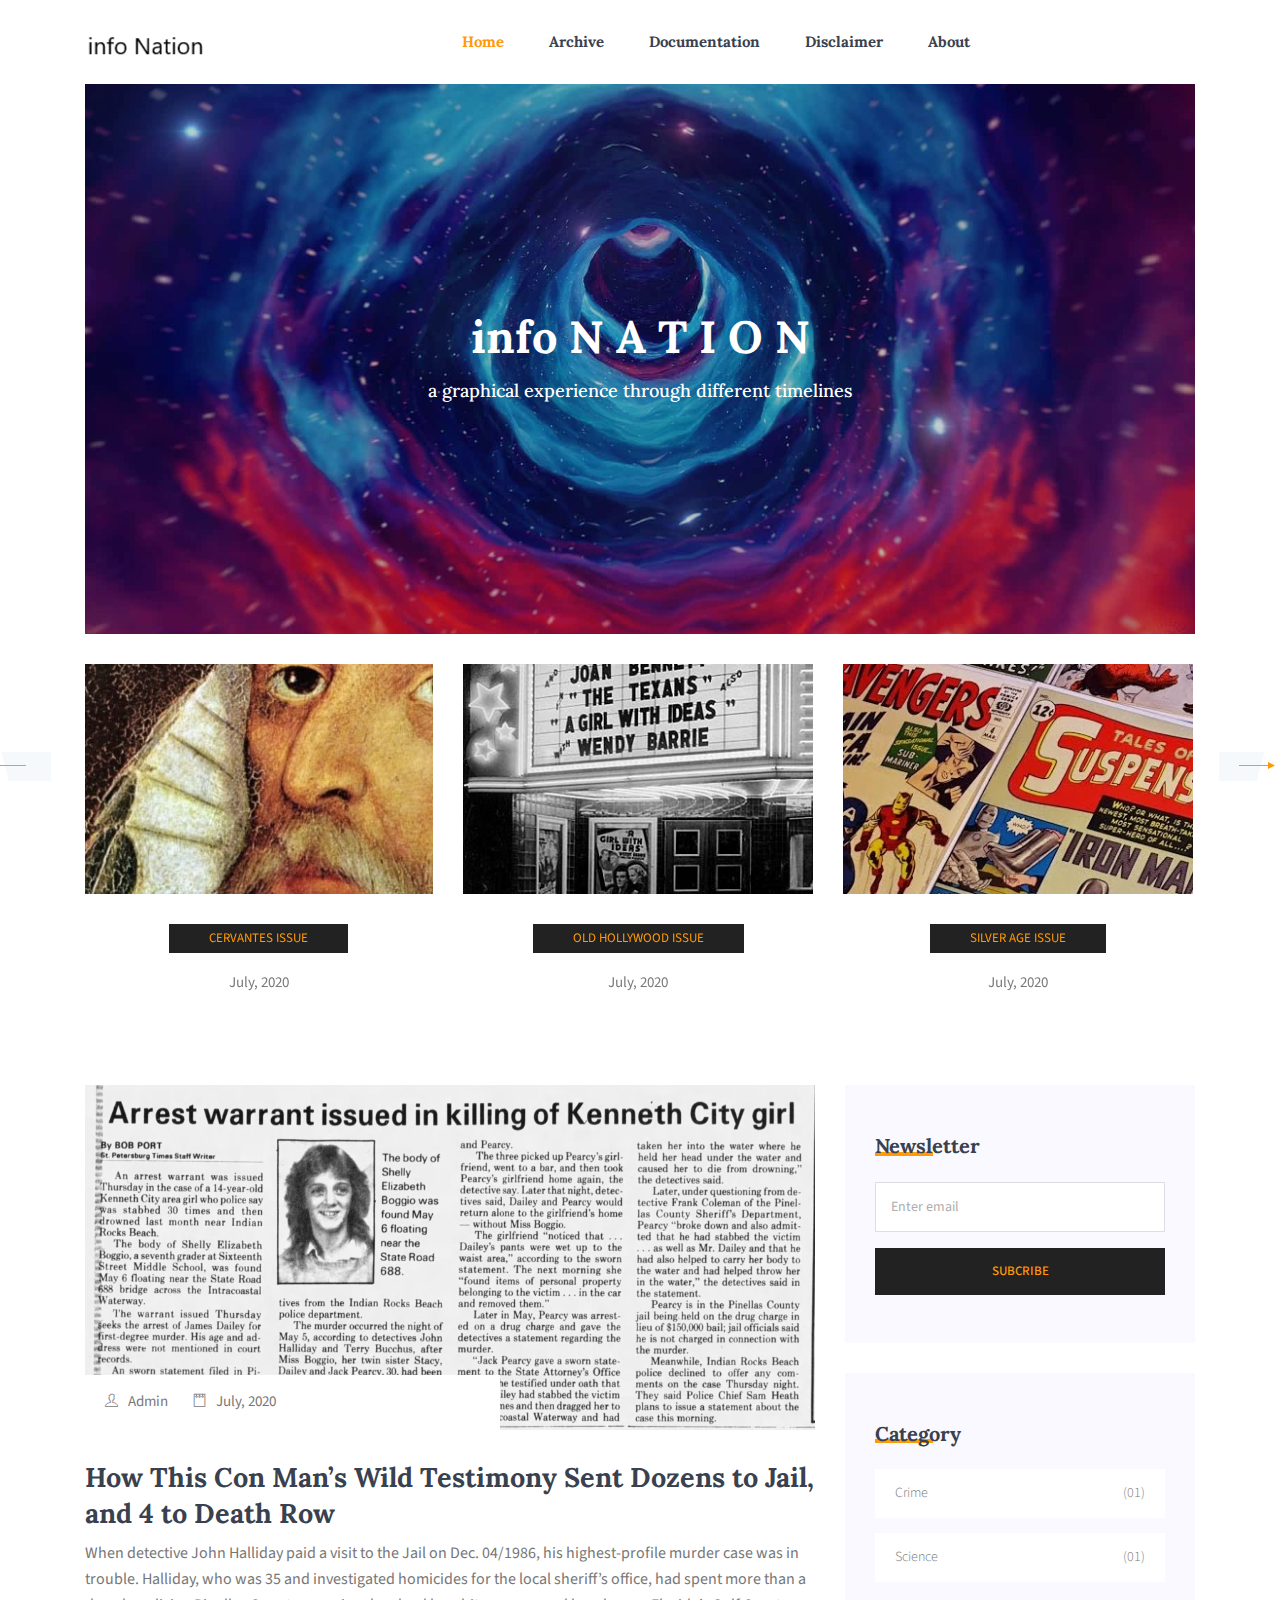
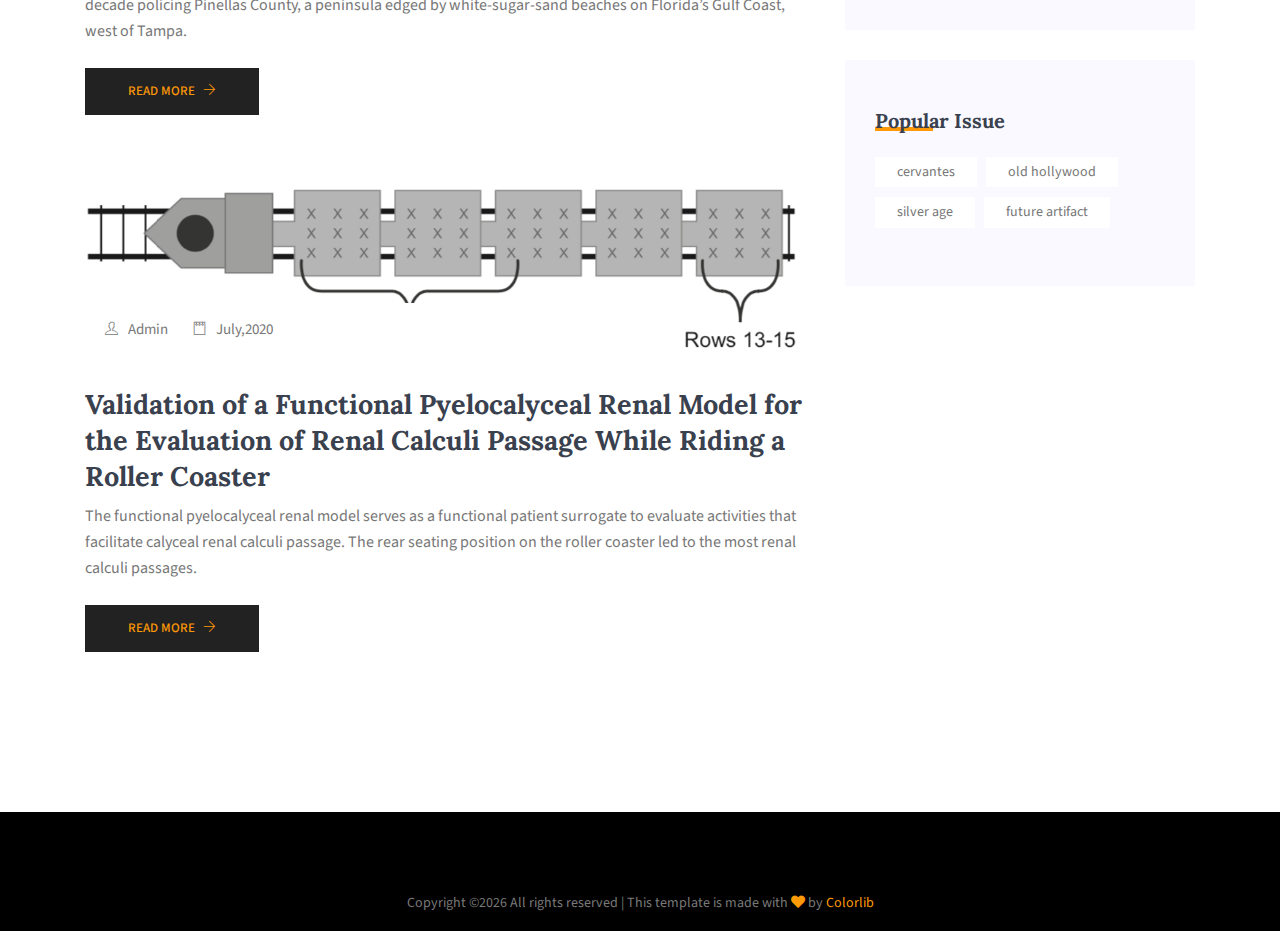
<file: index.html>
<!DOCTYPE html>
<html lang="en">
<head>
  <meta charset="UTF-8">
  <meta name="viewport" content="width=device-width, initial-scale=1.0">
  <meta http-equiv="X-UA-Compatible" content="ie=edge">
  <title>info Nation - Home</title>
	<link rel="icon" href="img/Fevicon.png" type="image/png">

  <link rel="stylesheet" href="vendors/bootstrap/bootstrap.min.css">
  <link rel="stylesheet" href="vendors/fontawesome/css/all.min.css">
  <link rel="stylesheet" href="vendors/themify-icons/themify-icons.css">
  <link rel="stylesheet" href="vendors/linericon/style.css">
  <link rel="stylesheet" href="vendors/owl-carousel/owl.theme.default.min.css">
  <link rel="stylesheet" href="vendors/owl-carousel/owl.carousel.min.css">

  <link rel="stylesheet" href="css/style.css">
</head>
<body>
  <!--================Header Menu Area =================-->
  <header class="header_area">
    <div class="main_menu">
      <nav class="navbar navbar-expand-lg navbar-light">
        <div class="container box_1620">
          <!-- Brand and toggle get grouped for better mobile display -->
          <a class="navbar-brand logo_h" href="index.html"><img src="img/logo1.png" alt=""></a>
          <button class="navbar-toggler" type="button" data-toggle="collapse" data-target="#navbarSupportedContent" aria-controls="navbarSupportedContent" aria-expanded="false" aria-label="Toggle navigation">
            <span class="icon-bar"></span>
            <span class="icon-bar"></span>
            <span class="icon-bar"></span>
          </button>
          <!-- Collect the nav links, forms, and other content for toggling -->
          <div class="collapse navbar-collapse offset" id="navbarSupportedContent">
            <ul class="nav navbar-nav menu_nav justify-content-center">
              <li class="nav-item active"><a class="nav-link" href="index.html">Home</a></li> 
              <li class="nav-item"><a class="nav-link" href="extraction.html">Archive</a></li> 
              <li class="nav-item"><a class="nav-link" href="category.html">Documentation</a></li>
                <li class="nav-item"><a class="nav-link" href="blog-details.html">Disclaimer</a>
              <li class="nav-item"><a class="nav-link" href="contact.html">About</a></li>
            </ul>
          </div> 
        </div>
      </nav>
    </div>
  </header>
  <!--================Header Menu Area =================-->
  
  <main class="site-main">
    <!--================Hero Banner start =================-->  
    <section class="mb-30px">
      <div class="container">
        <div class="hero-banner">
          <div class="hero-banner__content">
            <h1>info N A T I O N</h1>
            <h4>a graphical experience through different timelines</h4>
          </div>
        </div>
      </div>
    </section>
    <!--================Hero Banner end =================-->  

    <!--================ Blog slider start =================-->  
    <section>
      <div class="container">
        <div class="owl-carousel owl-theme blog-slider">
          <div class="card blog__slide text-center">
            <div class="blog__slide__img">
              <img class="card-img rounded-0" src="img/cerv.jpg" alt="">
            </div>
            <div class="blog__slide__content">
              <a class="blog__slide__label" href="blog-cerv.html">Cervantes Issue</a>
              <p>July, 2020</p>
            </div>
          </div>
          <div class="card blog__slide text-center">
            <div class="blog__slide__img">
              <img class="card-img rounded-0" src="img/cin.jpg" alt="">
            </div>
            <div class="blog__slide__content">
              <a class="blog__slide__label" href="blog-old.html">Old Hollywood Issue</a>
              <p>July, 2020</p>
            </div>
          </div>
          <div class="card blog__slide text-center">
            <div class="blog__slide__img">
              <img class="card-img rounded-0" src="img/ir.jpg" alt="">
            </div>
            <div class="blog__slide__content">
              <a class="blog__slide__label" href="blog-silver.html">Silver Age Issue</a>
              <p>July, 2020</p>
            </div>
          </div>
          <div class="card blog__slide text-center">
            <div class="blog__slide__img">
              <img class="card-img rounded-0" src="img/robot1.jpg" alt="">
            </div>
            <div class="blog__slide__content">
		    <a class="blog__slide__label" href="blog-future.html">FUTURE ARTIFACT ISSUE</a>
              <p>July, 2020</p>
            </div>
          </div>
        </div>
      </div>
    </section>
    <!--================ Blog slider end =================-->  

    <!--================ Start Blog Post Area =================-->
    <section class="blog-post-area section-margin mt-4">
      <div class="container">
        <div class="row">
          <div class="col-lg-8">
            <div class="single-recent-blog-post">
              <div class="thumb">
                <img class="img-fluid" src="img/img02.jpg" alt="">
                <ul class="thumb-info">
                  <li><a href="#"><i class="ti-user"></i>Admin</a></li>
                  <li><a href="#"><i class="ti-notepad"></i>July, 2020</a></li>
                </ul>
              </div>
              <div class="details mt-20">
                <a href="blog-single.html">
                  <h3>How This Con Man’s Wild Testimony Sent Dozens to Jail, and 4 to Death Row</h3>
                </a>
                
                <p>When detective John Halliday paid a visit to the Jail on Dec. 04/1986, his highest-profile murder case was in trouble. Halliday, who was 35 and investigated homicides for the local sheriff’s office, had spent more than a decade policing Pinellas County, a peninsula edged by white-sugar-sand beaches on Florida’s Gulf Coast, west of Tampa.</p>
                <a class="button" href="extraction.html">Read More <i class="ti-arrow-right"></i></a>
              </div>
            </div>

            <div class="single-recent-blog-post">
              <div class="thumb">
                <img class="img-fluid" src="img/img3.png" alt="">
                <ul class="thumb-info">
                  <li><a href="#"><i class="ti-user"></i>Admin</a></li>
                  <li><a href="#"><i class="ti-notepad"></i>July,2020</a></li>
                </ul>
              </div>
              <div class="details mt-20">
                <a href="blog-single.html">
                  <h3>Validation of a Functional Pyelocalyceal Renal Model for the Evaluation of Renal Calculi Passage While Riding a Roller Coaster</h3>
                </a>
                
                <p>The functional pyelocalyceal renal model serves as a functional patient surrogate to evaluate activities that facilitate calyceal renal calculi passage. The rear seating position on the roller coaster led to the most renal calculi passages.</p>
                <a class="button" href="extraction.html">Read More <i class="ti-arrow-right"></i></a>
              </div>
            </div>

          </div>

          <!-- Start Blog Post Siddebar -->
          <div class="col-lg-4 sidebar-widgets">
              <div class="widget-wrap">
                <div class="single-sidebar-widget newsletter-widget">
                  <h4 class="single-sidebar-widget__title">Newsletter</h4>
                  <div class="form-group mt-30">
                    <div class="col-autos">
                      <input type="text" class="form-control" id="inlineFormInputGroup" placeholder="Enter email" onfocus="this.placeholder = ''"
                        onblur="this.placeholder = 'Enter email'">
                    </div>
                  </div>
                  <button class="bbtns d-block mt-20 w-100">Subcribe</button>
                </div>


                <div class="single-sidebar-widget post-category-widget">
                  <h4 class="single-sidebar-widget__title">Category</h4>
                  <ul class="cat-list mt-20">
                    <li>
                      <a href="extraction.html" class="d-flex justify-content-between">
                        <p>Crime</p>
                        <p>(01)</p>
                      </a>
                    </li>
                    <li>
                      <a href="extraction.html" class="d-flex justify-content-between">
                        <p>Science</p>
                        <p>(01)</p>
                      </a>
                    </li>
                  </ul>
                </div>

                <div class="single-sidebar-widget tag_cloud_widget">
                    <h4 class="single-sidebar-widget__title">Popular Issue</h4>
                    <ul class="list">
                      <li>
                          <a href="blog-cerv.html">cervantes</a>
                      </li>
                      <li>
                          <a href="blog-old.html">old hollywood</a>
                      </li>
                      <li>
                          <a href="blog-silver.html">silver age</a>
                      </li>
                      <li>
                          <a href="blog-future.html">future artifact</a>
                      </li>
                    </ul>
                  </div>
                </div>
              </div>
            </div>
          <!-- End Blog Post Siddebar -->
        </div>
    </section>
    <!--================ End Blog Post Area =================-->
  </main>

  <!--================ Start Footer Area =================-->
  <footer class="footer-area">

      
      <div class="d-flex justify-content-center align-items-center flex-wrap">
        <p class="footer-text"><!-- Link back to Colorlib can't be removed. Template is licensed under CC BY 3.0. -->
Copyright &copy;<script>document.write(new Date().getFullYear());</script> All rights reserved | This template is made with <i class="fa fa-heart" aria-hidden="true"></i> by <a href="https://colorlib.com" target="_blank">Colorlib</a>
<!-- Link back to Colorlib can't be removed. Template is licensed under CC BY 3.0. --></p>

    </div>
  </footer>
  <!--================ End Footer Area =================-->

  <script src="vendors/jquery/jquery-3.2.1.min.js"></script>
  <script src="vendors/bootstrap/bootstrap.bundle.min.js"></script>
  <script src="vendors/owl-carousel/owl.carousel.min.js"></script>
  <script src="js/jquery.ajaxchimp.min.js"></script>
  <script src="js/mail-script.js"></script>
  <script src="js/main.js"></script>
</body>
</html>
</file>
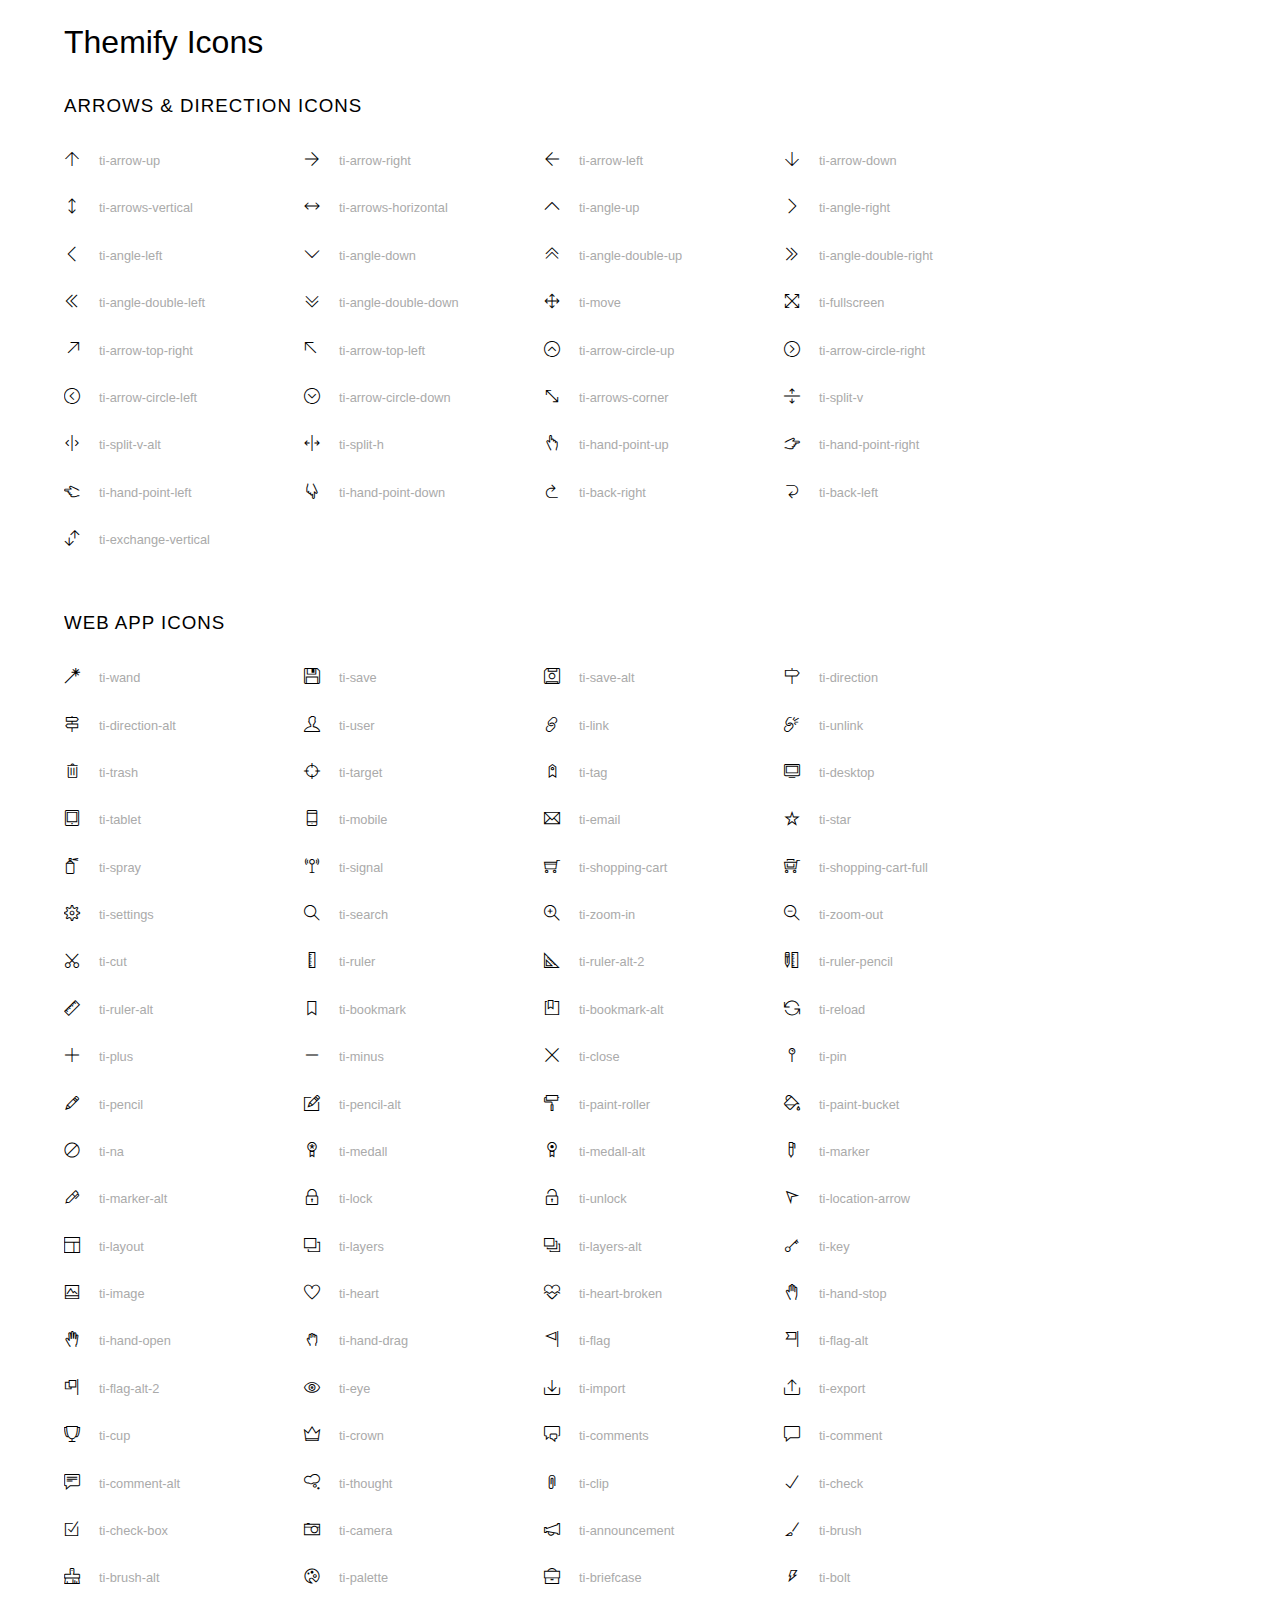
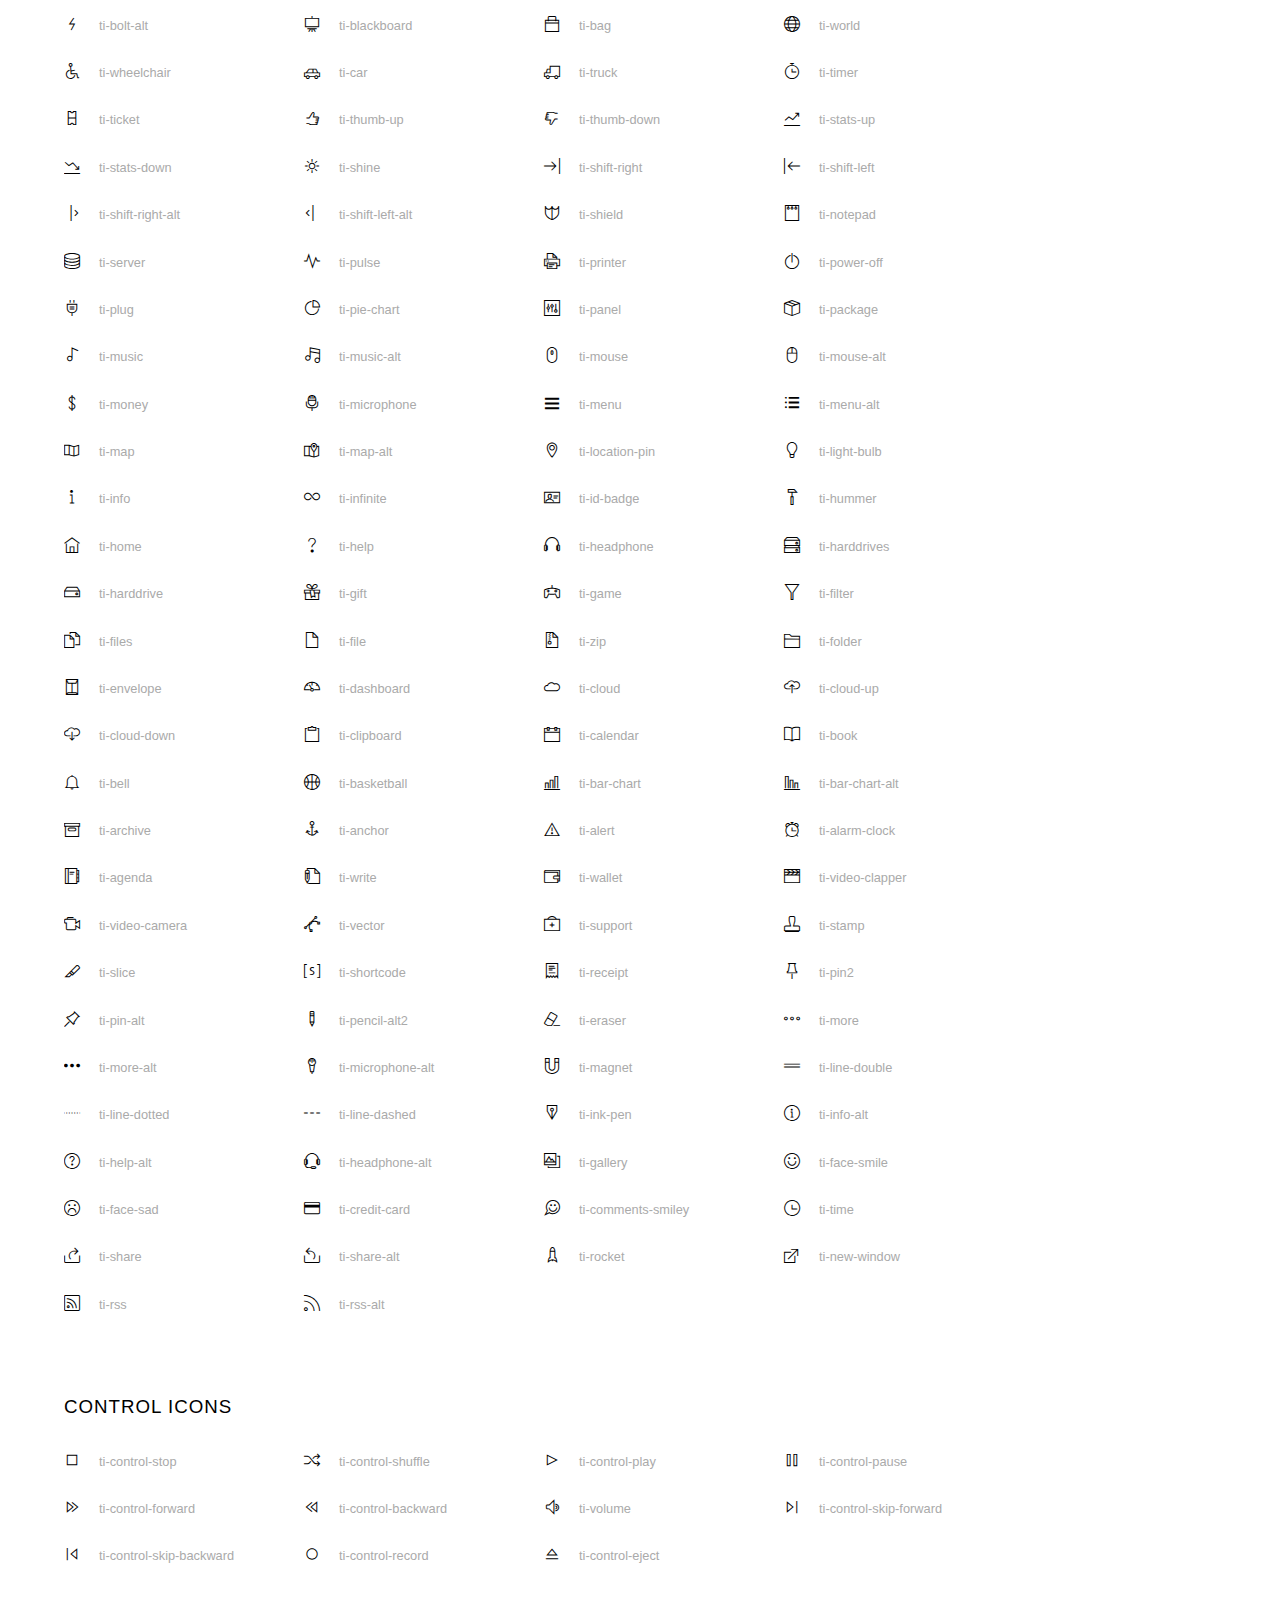
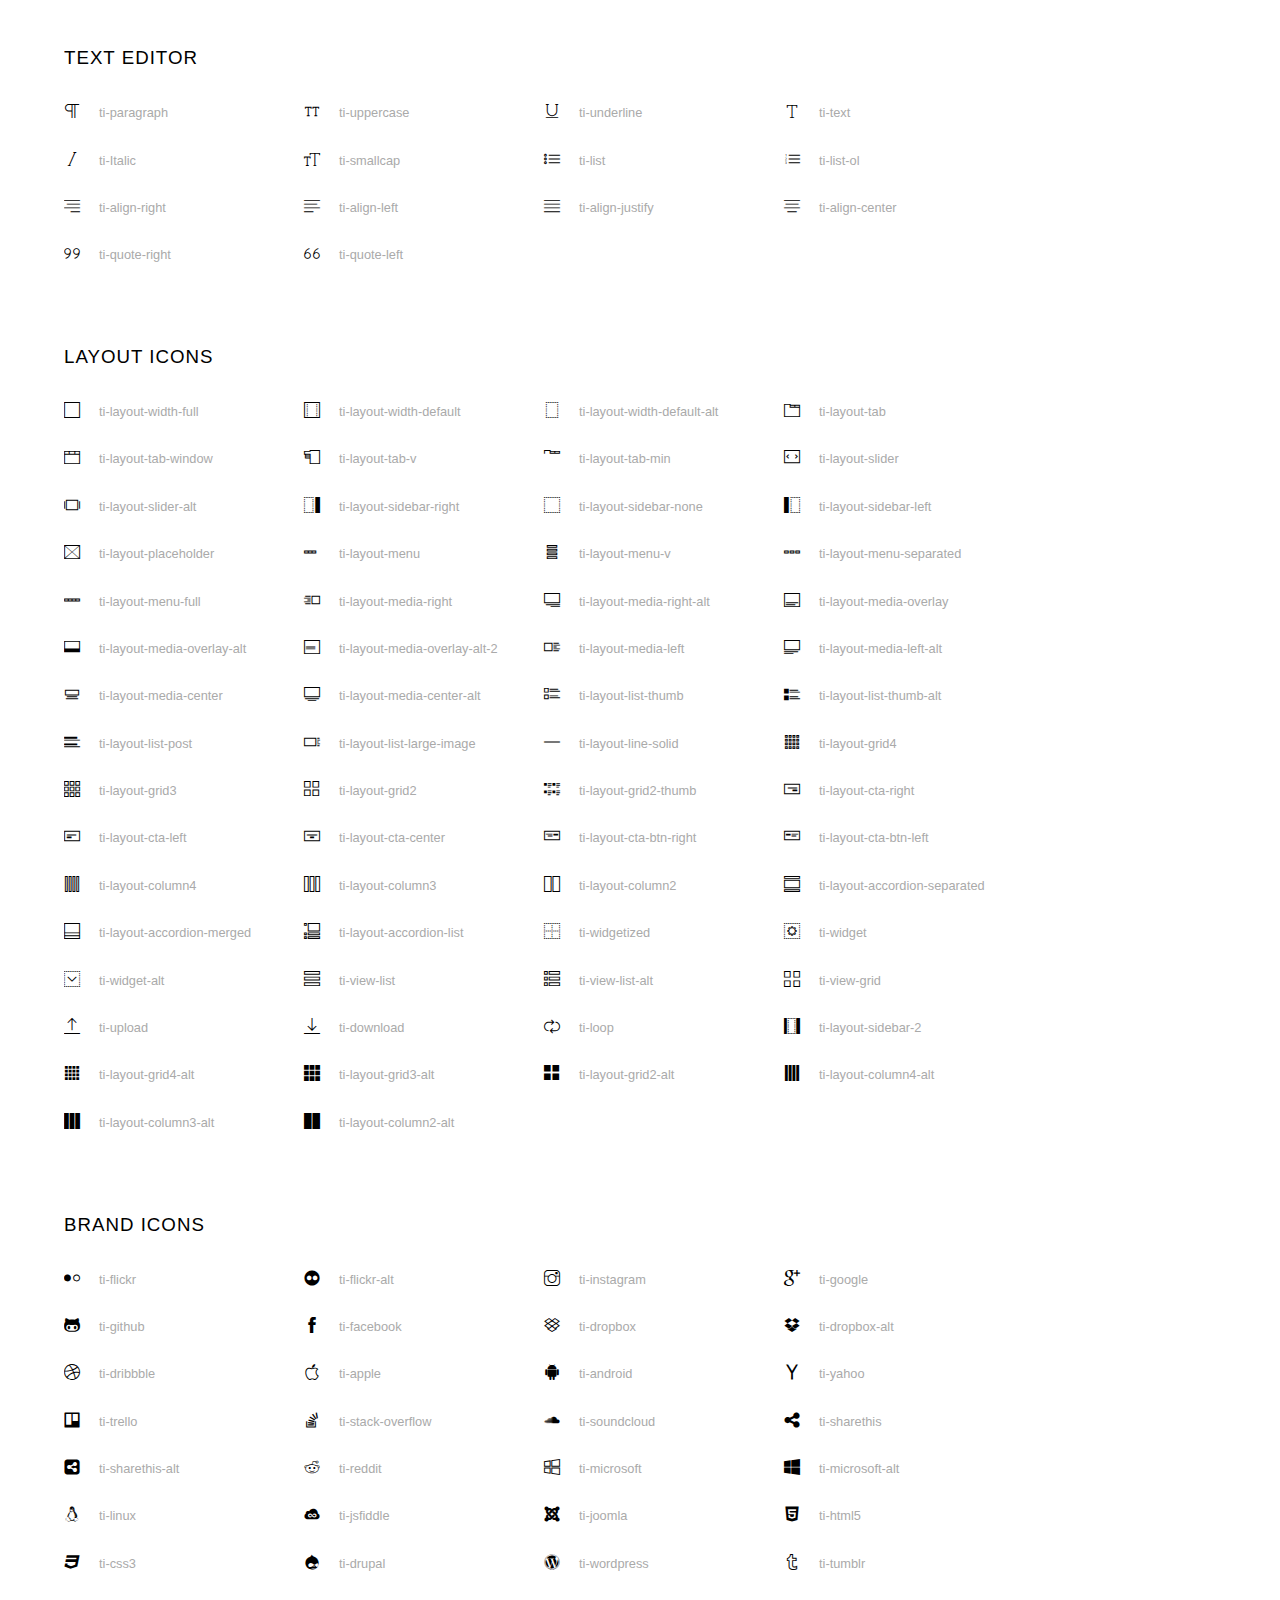
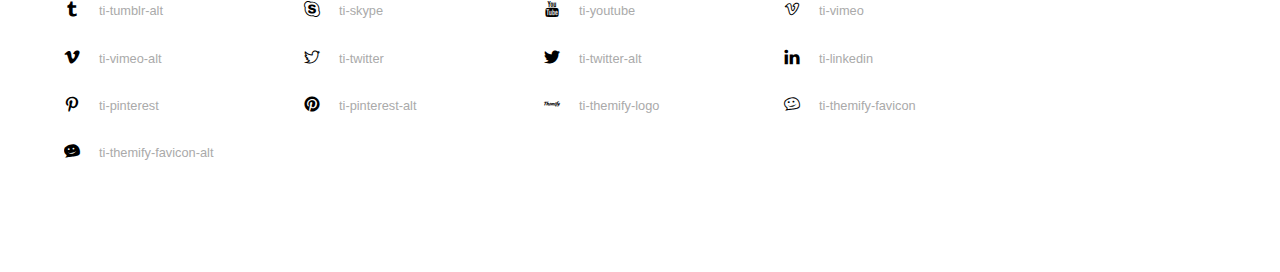
<file: vendors/themify-icons/index.html>
<!doctype html>
<html>
<head>
	<meta charset="utf-8">
	<title>Themify Icon Font</title>
	<meta name="viewport" content="width=device-width">
	<link rel="stylesheet" href="demo-files/demo.css">
	<link rel="stylesheet" href="themify-icons.css">
	<!--[if lt IE 8]><!-->
	<link rel="stylesheet" href="ie7/ie7.css">
	<!--<![endif]-->
</head>
<body>
	<h1>Themify Icons</h1>

	<div class="icon-section">

		<div class="icon-section">
			<h3>Arrows &amp; Direction Icons </h3>

			<div class="icon-container">
				<span class="ti-arrow-up"></span><span class="icon-name"> ti-arrow-up</span>
			</div>
			<div class="icon-container">
				<span class="ti-arrow-right"></span><span class="icon-name"> ti-arrow-right</span>
			</div>
			<div class="icon-container">
				<span class="ti-arrow-left"></span><span class="icon-name"> ti-arrow-left</span>
			</div>
			<div class="icon-container">
				<span class="ti-arrow-down"></span><span class="icon-name"> ti-arrow-down</span>
			</div>
			<div class="icon-container">
				<span class="ti-arrows-vertical"></span><span class="icon-name"> ti-arrows-vertical</span>
			</div>
			<div class="icon-container">
				<span class="ti-arrows-horizontal"></span><span class="icon-name"> ti-arrows-horizontal</span>
			</div>
			<div class="icon-container">
				<span class="ti-angle-up"></span><span class="icon-name"> ti-angle-up</span>
			</div>
			<div class="icon-container">
				<span class="ti-angle-right"></span><span class="icon-name"> ti-angle-right</span>
			</div>
			<div class="icon-container">
				<span class="ti-angle-left"></span><span class="icon-name"> ti-angle-left</span>
			</div>
			<div class="icon-container">
				<span class="ti-angle-down"></span><span class="icon-name"> ti-angle-down</span>
			</div>	
			<div class="icon-container">
				<span class="ti-angle-double-up"></span><span class="icon-name"> ti-angle-double-up</span>
			</div>
			<div class="icon-container">
				<span class="ti-angle-double-right"></span><span class="icon-name"> ti-angle-double-right</span>
			</div>
			<div class="icon-container">
				<span class="ti-angle-double-left"></span><span class="icon-name"> ti-angle-double-left</span>
			</div>
			<div class="icon-container">
				<span class="ti-angle-double-down"></span><span class="icon-name"> ti-angle-double-down</span>
			</div>					
			<div class="icon-container">
				<span class="ti-move"></span><span class="icon-name"> ti-move</span>
			</div>
			<div class="icon-container">
				<span class="ti-fullscreen"></span><span class="icon-name"> ti-fullscreen</span>
			</div>
			<div class="icon-container">
				<span class="ti-arrow-top-right"></span><span class="icon-name"> ti-arrow-top-right</span>
			</div>
			<div class="icon-container">
				<span class="ti-arrow-top-left"></span><span class="icon-name"> ti-arrow-top-left</span>
			</div>
			<div class="icon-container">
				<span class="ti-arrow-circle-up"></span><span class="icon-name"> ti-arrow-circle-up</span>
			</div>
			<div class="icon-container">
				<span class="ti-arrow-circle-right"></span><span class="icon-name"> ti-arrow-circle-right</span>
			</div>
			<div class="icon-container">
				<span class="ti-arrow-circle-left"></span><span class="icon-name"> ti-arrow-circle-left</span>
			</div>
			<div class="icon-container">
				<span class="ti-arrow-circle-down"></span><span class="icon-name"> ti-arrow-circle-down</span>
			</div>
			<div class="icon-container">
				<span class="ti-arrows-corner"></span><span class="icon-name"> ti-arrows-corner</span>
			</div>
			<div class="icon-container">
				<span class="ti-split-v"></span><span class="icon-name"> ti-split-v</span>
			</div>

			<div class="icon-container">
				<span class="ti-split-v-alt"></span><span class="icon-name"> ti-split-v-alt</span>
			</div>
			<div class="icon-container">
				<span class="ti-split-h"></span><span class="icon-name"> ti-split-h</span>
			</div>
			<div class="icon-container">
				<span class="ti-hand-point-up"></span><span class="icon-name"> ti-hand-point-up</span>
			</div>
			<div class="icon-container">
				<span class="ti-hand-point-right"></span><span class="icon-name"> ti-hand-point-right</span>
			</div>
			<div class="icon-container">
				<span class="ti-hand-point-left"></span><span class="icon-name"> ti-hand-point-left</span>
			</div>
			<div class="icon-container">
				<span class="ti-hand-point-down"></span><span class="icon-name"> ti-hand-point-down</span>
			</div>
			<div class="icon-container">
				<span class="ti-back-right"></span><span class="icon-name"> ti-back-right</span>
			</div>
			<div class="icon-container">
				<span class="ti-back-left"></span><span class="icon-name"> ti-back-left</span>
			</div>
			<div class="icon-container">
				<span class="ti-exchange-vertical"></span><span class="icon-name"> ti-exchange-vertical</span>
			</div>

		</div> <!-- Arrows Icons -->



		<h3>Web App Icons</h3>
		
		<div class="icon-section">

			<div class="icon-container">
				<span class="ti-wand"></span><span class="icon-name"> ti-wand</span>
			</div>
			<div class="icon-container">
				<span class="ti-save"></span><span class="icon-name"> ti-save</span>
			</div>
			<div class="icon-container">
				<span class="ti-save-alt"></span><span class="icon-name"> ti-save-alt</span>
			</div>

			<div class="icon-container">
				<span class="ti-direction"></span><span class="icon-name"> ti-direction</span>
			</div>
			<div class="icon-container">
				<span class="ti-direction-alt"></span><span class="icon-name"> ti-direction-alt</span>
			</div>
			<div class="icon-container">
				<span class="ti-user"></span><span class="icon-name"> ti-user</span>
			</div>
			<div class="icon-container">
				<span class="ti-link"></span><span class="icon-name"> ti-link</span>
			</div>
			<div class="icon-container">
				<span class="ti-unlink"></span><span class="icon-name"> ti-unlink</span>
			</div>
			<div class="icon-container">
				<span class="ti-trash"></span><span class="icon-name"> ti-trash</span>
			</div>
			<div class="icon-container">
				<span class="ti-target"></span><span class="icon-name"> ti-target</span>
			</div>
			<div class="icon-container">
				<span class="ti-tag"></span><span class="icon-name"> ti-tag</span>
			</div>
			<div class="icon-container">
				<span class="ti-desktop"></span><span class="icon-name"> ti-desktop</span>
			</div>
			<div class="icon-container">
				<span class="ti-tablet"></span><span class="icon-name"> ti-tablet</span>
			</div>
			<div class="icon-container">
				<span class="ti-mobile"></span><span class="icon-name"> ti-mobile</span>
			</div>
			<div class="icon-container">
				<span class="ti-email"></span><span class="icon-name"> ti-email</span>
			</div>	
			<div class="icon-container">
				<span class="ti-star"></span><span class="icon-name"> ti-star</span>
			</div>
			<div class="icon-container">
				<span class="ti-spray"></span><span class="icon-name"> ti-spray</span>
			</div>
			<div class="icon-container">
				<span class="ti-signal"></span><span class="icon-name"> ti-signal</span>
			</div>
			<div class="icon-container">
				<span class="ti-shopping-cart"></span><span class="icon-name"> ti-shopping-cart</span>
			</div>
			<div class="icon-container">
				<span class="ti-shopping-cart-full"></span><span class="icon-name"> ti-shopping-cart-full</span>
			</div>
			<div class="icon-container">
				<span class="ti-settings"></span><span class="icon-name"> ti-settings</span>
			</div>
			<div class="icon-container">
				<span class="ti-search"></span><span class="icon-name"> ti-search</span>
			</div>
			<div class="icon-container">
				<span class="ti-zoom-in"></span><span class="icon-name"> ti-zoom-in</span>
			</div>
			<div class="icon-container">
				<span class="ti-zoom-out"></span><span class="icon-name"> ti-zoom-out</span>
			</div>
			<div class="icon-container">
				<span class="ti-cut"></span><span class="icon-name"> ti-cut</span>
			</div>
			<div class="icon-container">
				<span class="ti-ruler"></span><span class="icon-name"> ti-ruler</span>
			</div>
			<div class="icon-container">
				<span class="ti-ruler-alt-2"></span><span class="icon-name"> ti-ruler-alt-2</span>
			</div>			
			<div class="icon-container">
				<span class="ti-ruler-pencil"></span><span class="icon-name"> ti-ruler-pencil</span>
			</div>
			<div class="icon-container">
				<span class="ti-ruler-alt"></span><span class="icon-name"> ti-ruler-alt</span>
			</div>
			<div class="icon-container">
				<span class="ti-bookmark"></span><span class="icon-name"> ti-bookmark</span>
			</div>
			<div class="icon-container">
				<span class="ti-bookmark-alt"></span><span class="icon-name"> ti-bookmark-alt</span>
			</div>
			<div class="icon-container">
				<span class="ti-reload"></span><span class="icon-name"> ti-reload</span>
			</div>
			<div class="icon-container">
				<span class="ti-plus"></span><span class="icon-name"> ti-plus</span>
			</div>
			<div class="icon-container">
				<span class="ti-minus"></span><span class="icon-name"> ti-minus</span>
			</div>
			<div class="icon-container">
				<span class="ti-close"></span><span class="icon-name"> ti-close</span>
			</div>			
			<div class="icon-container">
				<span class="ti-pin"></span><span class="icon-name"> ti-pin</span>
			</div>
			<div class="icon-container">
				<span class="ti-pencil"></span><span class="icon-name"> ti-pencil</span>
			</div>
					
		  	<div class="icon-container">
				<span class="ti-pencil-alt"></span><span class="icon-name"> ti-pencil-alt</span>
			</div>
			<div class="icon-container">
				<span class="ti-paint-roller"></span><span class="icon-name"> ti-paint-roller</span>
			</div>
			<div class="icon-container">
				<span class="ti-paint-bucket"></span><span class="icon-name"> ti-paint-bucket</span>
			</div>
			<div class="icon-container">
				<span class="ti-na"></span><span class="icon-name"> ti-na</span>
			</div>
			<div class="icon-container">
				<span class="ti-medall"></span><span class="icon-name"> ti-medall</span>
			</div>
			<div class="icon-container">
				<span class="ti-medall-alt"></span><span class="icon-name"> ti-medall-alt</span>
			</div>
			<div class="icon-container">
				<span class="ti-marker"></span><span class="icon-name"> ti-marker</span>
			</div>
			<div class="icon-container">
				<span class="ti-marker-alt"></span><span class="icon-name"> ti-marker-alt</span>
			</div>

			<div class="icon-container">
				<span class="ti-lock"></span><span class="icon-name"> ti-lock</span>
			</div>
			<div class="icon-container">
				<span class="ti-unlock"></span><span class="icon-name"> ti-unlock</span>
			</div>
			<div class="icon-container">
				<span class="ti-location-arrow"></span><span class="icon-name"> ti-location-arrow</span>
			</div>
			<div class="icon-container">
				<span class="ti-layout"></span><span class="icon-name"> ti-layout</span>
			</div>
			<div class="icon-container">
				<span class="ti-layers"></span><span class="icon-name"> ti-layers</span>
			</div>
			<div class="icon-container">
				<span class="ti-layers-alt"></span><span class="icon-name"> ti-layers-alt</span>
			</div>
			<div class="icon-container">
				<span class="ti-key"></span><span class="icon-name"> ti-key</span>
			</div>
			<div class="icon-container">
				<span class="ti-image"></span><span class="icon-name"> ti-image</span>
			</div>
			<div class="icon-container">
				<span class="ti-heart"></span><span class="icon-name"> ti-heart</span>
			</div>
			<div class="icon-container">
				<span class="ti-heart-broken"></span><span class="icon-name"> ti-heart-broken</span>
			</div>
			<div class="icon-container">
				<span class="ti-hand-stop"></span><span class="icon-name"> ti-hand-stop</span>
			</div>
			<div class="icon-container">
				<span class="ti-hand-open"></span><span class="icon-name"> ti-hand-open</span>
			</div>
			<div class="icon-container">
				<span class="ti-hand-drag"></span><span class="icon-name"> ti-hand-drag</span>
			</div>
			<div class="icon-container">
				<span class="ti-flag"></span><span class="icon-name"> ti-flag</span>
			</div>
			<div class="icon-container">
				<span class="ti-flag-alt"></span><span class="icon-name"> ti-flag-alt</span>
			</div>
			<div class="icon-container">
				<span class="ti-flag-alt-2"></span><span class="icon-name"> ti-flag-alt-2</span>
			</div>
			<div class="icon-container">
				<span class="ti-eye"></span><span class="icon-name"> ti-eye</span>
			</div>
			<div class="icon-container">
				<span class="ti-import"></span><span class="icon-name"> ti-import</span>
			</div>			
			<div class="icon-container">
				<span class="ti-export"></span><span class="icon-name"> ti-export</span>
			</div>
			<div class="icon-container">
				<span class="ti-cup"></span><span class="icon-name"> ti-cup</span>
			</div>
			<div class="icon-container">
				<span class="ti-crown"></span><span class="icon-name"> ti-crown</span>
			</div>
			<div class="icon-container">
				<span class="ti-comments"></span><span class="icon-name"> ti-comments</span>
			</div>
			<div class="icon-container">
				<span class="ti-comment"></span><span class="icon-name"> ti-comment</span>
			</div>
			<div class="icon-container">
				<span class="ti-comment-alt"></span><span class="icon-name"> ti-comment-alt</span>
			</div>
			<div class="icon-container">
				<span class="ti-thought"></span><span class="icon-name"> ti-thought</span>
			</div>			
			<div class="icon-container">
				<span class="ti-clip"></span><span class="icon-name"> ti-clip</span>
			</div>

			<div class="icon-container">
				<span class="ti-check"></span><span class="icon-name"> ti-check</span>
			</div>
			<div class="icon-container">
				<span class="ti-check-box"></span><span class="icon-name"> ti-check-box</span>
			</div>
			<div class="icon-container">
				<span class="ti-camera"></span><span class="icon-name"> ti-camera</span>
			</div>
			<div class="icon-container">
				<span class="ti-announcement"></span><span class="icon-name"> ti-announcement</span>
			</div>
			<div class="icon-container">
				<span class="ti-brush"></span><span class="icon-name"> ti-brush</span>
			</div>
			<div class="icon-container">
				<span class="ti-brush-alt"></span><span class="icon-name"> ti-brush-alt</span>
			</div>
			<div class="icon-container">
				<span class="ti-palette"></span><span class="icon-name"> ti-palette</span>
			</div>			
			<div class="icon-container">
				<span class="ti-briefcase"></span><span class="icon-name"> ti-briefcase</span>
			</div>
			<div class="icon-container">
				<span class="ti-bolt"></span><span class="icon-name"> ti-bolt</span>
			</div>
			<div class="icon-container">
				<span class="ti-bolt-alt"></span><span class="icon-name"> ti-bolt-alt</span>
			</div>
			<div class="icon-container">
				<span class="ti-blackboard"></span><span class="icon-name"> ti-blackboard</span>
			</div>
			<div class="icon-container">
				<span class="ti-bag"></span><span class="icon-name"> ti-bag</span>
			</div>
			<div class="icon-container">
				<span class="ti-world"></span><span class="icon-name"> ti-world</span>
			</div>
			<div class="icon-container">
				<span class="ti-wheelchair"></span><span class="icon-name"> ti-wheelchair</span>
			</div>
			<div class="icon-container">
				<span class="ti-car"></span><span class="icon-name"> ti-car</span>
			</div>
			<div class="icon-container">
				<span class="ti-truck"></span><span class="icon-name"> ti-truck</span>
			</div>
			<div class="icon-container">
				<span class="ti-timer"></span><span class="icon-name"> ti-timer</span>
			</div>
			<div class="icon-container">
				<span class="ti-ticket"></span><span class="icon-name"> ti-ticket</span>
			</div>
			<div class="icon-container">
				<span class="ti-thumb-up"></span><span class="icon-name"> ti-thumb-up</span>
			</div>
			<div class="icon-container">
				<span class="ti-thumb-down"></span><span class="icon-name"> ti-thumb-down</span>
			</div>

			<div class="icon-container">
				<span class="ti-stats-up"></span><span class="icon-name"> ti-stats-up</span>
			</div>
			<div class="icon-container">
				<span class="ti-stats-down"></span><span class="icon-name"> ti-stats-down</span>
			</div>
			<div class="icon-container">
				<span class="ti-shine"></span><span class="icon-name"> ti-shine</span>
			</div>
			<div class="icon-container">
				<span class="ti-shift-right"></span><span class="icon-name"> ti-shift-right</span>
			</div>
			<div class="icon-container">
				<span class="ti-shift-left"></span><span class="icon-name"> ti-shift-left</span>
			</div>

			<div class="icon-container">
				<span class="ti-shift-right-alt"></span><span class="icon-name"> ti-shift-right-alt</span>
			</div>
			<div class="icon-container">
				<span class="ti-shift-left-alt"></span><span class="icon-name"> ti-shift-left-alt</span>
			</div>
			<div class="icon-container">
				<span class="ti-shield"></span><span class="icon-name"> ti-shield</span>
			</div>
			<div class="icon-container">
				<span class="ti-notepad"></span><span class="icon-name"> ti-notepad</span>
			</div>
			<div class="icon-container">
				<span class="ti-server"></span><span class="icon-name"> ti-server</span>
			</div>

			<div class="icon-container">
				<span class="ti-pulse"></span><span class="icon-name"> ti-pulse</span>
			</div>
			<div class="icon-container">
				<span class="ti-printer"></span><span class="icon-name"> ti-printer</span>
			</div>
			<div class="icon-container">
				<span class="ti-power-off"></span><span class="icon-name"> ti-power-off</span>
			</div>
			<div class="icon-container">
				<span class="ti-plug"></span><span class="icon-name"> ti-plug</span>
			</div>
			<div class="icon-container">
				<span class="ti-pie-chart"></span><span class="icon-name"> ti-pie-chart</span>
			</div>

			<div class="icon-container">
				<span class="ti-panel"></span><span class="icon-name"> ti-panel</span>
			</div>
			<div class="icon-container">
				<span class="ti-package"></span><span class="icon-name"> ti-package</span>
			</div>
			<div class="icon-container">
				<span class="ti-music"></span><span class="icon-name"> ti-music</span>
			</div>
			<div class="icon-container">
				<span class="ti-music-alt"></span><span class="icon-name"> ti-music-alt</span>
			</div>
			<div class="icon-container">
				<span class="ti-mouse"></span><span class="icon-name"> ti-mouse</span>
			</div>
			<div class="icon-container">
				<span class="ti-mouse-alt"></span><span class="icon-name"> ti-mouse-alt</span>
			</div>
			<div class="icon-container">
				<span class="ti-money"></span><span class="icon-name"> ti-money</span>
			</div>
			<div class="icon-container">
				<span class="ti-microphone"></span><span class="icon-name"> ti-microphone</span>
			</div>
			<div class="icon-container">
				<span class="ti-menu"></span><span class="icon-name"> ti-menu</span>
			</div>
			<div class="icon-container">
				<span class="ti-menu-alt"></span><span class="icon-name"> ti-menu-alt</span>
			</div>
			<div class="icon-container">
				<span class="ti-map"></span><span class="icon-name"> ti-map</span>
			</div>
			<div class="icon-container">
				<span class="ti-map-alt"></span><span class="icon-name"> ti-map-alt</span>
			</div>

			<div class="icon-container">
				<span class="ti-location-pin"></span><span class="icon-name"> ti-location-pin</span>
			</div>

			<div class="icon-container">
				<span class="ti-light-bulb"></span><span class="icon-name"> ti-light-bulb</span>
			</div>
			<div class="icon-container">
				<span class="ti-info"></span><span class="icon-name"> ti-info</span>
			</div>
			<div class="icon-container">
				<span class="ti-infinite"></span><span class="icon-name"> ti-infinite</span>
			</div>
			<div class="icon-container">
				<span class="ti-id-badge"></span><span class="icon-name"> ti-id-badge</span>
			</div>
			<div class="icon-container">
				<span class="ti-hummer"></span><span class="icon-name"> ti-hummer</span>
			</div>
			<div class="icon-container">
				<span class="ti-home"></span><span class="icon-name"> ti-home</span>
			</div>
			<div class="icon-container">
				<span class="ti-help"></span><span class="icon-name"> ti-help</span>
			</div>
			<div class="icon-container">
				<span class="ti-headphone"></span><span class="icon-name"> ti-headphone</span>
			</div>
			<div class="icon-container">
				<span class="ti-harddrives"></span><span class="icon-name"> ti-harddrives</span>
			</div>
			<div class="icon-container">
				<span class="ti-harddrive"></span><span class="icon-name"> ti-harddrive</span>
			</div>
			<div class="icon-container">
				<span class="ti-gift"></span><span class="icon-name"> ti-gift</span>
			</div>
			<div class="icon-container">
				<span class="ti-game"></span><span class="icon-name"> ti-game</span>
			</div>
			<div class="icon-container">
				<span class="ti-filter"></span><span class="icon-name"> ti-filter</span>
			</div>
			<div class="icon-container">
				<span class="ti-files"></span><span class="icon-name"> ti-files</span>
			</div>
			<div class="icon-container">
				<span class="ti-file"></span><span class="icon-name"> ti-file</span>
			</div>
			<div class="icon-container">
				<span class="ti-zip"></span><span class="icon-name"> ti-zip</span>
			</div>
			<div class="icon-container">
				<span class="ti-folder"></span><span class="icon-name"> ti-folder</span>
			</div>			
			<div class="icon-container">
				<span class="ti-envelope"></span><span class="icon-name"> ti-envelope</span>
			</div>


			<div class="icon-container">
				<span class="ti-dashboard"></span><span class="icon-name"> ti-dashboard</span>
			</div>
			<div class="icon-container">
				<span class="ti-cloud"></span><span class="icon-name"> ti-cloud</span>
			</div>
			<div class="icon-container">
				<span class="ti-cloud-up"></span><span class="icon-name"> ti-cloud-up</span>
			</div>
			<div class="icon-container">
				<span class="ti-cloud-down"></span><span class="icon-name"> ti-cloud-down</span>
			</div>
			<div class="icon-container">
				<span class="ti-clipboard"></span><span class="icon-name"> ti-clipboard</span>
			</div>
			<div class="icon-container">
				<span class="ti-calendar"></span><span class="icon-name"> ti-calendar</span>
			</div>
			<div class="icon-container">
				<span class="ti-book"></span><span class="icon-name"> ti-book</span>
			</div>
			<div class="icon-container">
				<span class="ti-bell"></span><span class="icon-name"> ti-bell</span>
			</div>
			<div class="icon-container">
				<span class="ti-basketball"></span><span class="icon-name"> ti-basketball</span>
			</div>
			<div class="icon-container">
				<span class="ti-bar-chart"></span><span class="icon-name"> ti-bar-chart</span>
			</div>
			<div class="icon-container">
				<span class="ti-bar-chart-alt"></span><span class="icon-name"> ti-bar-chart-alt</span>
			</div>


			<div class="icon-container">
				<span class="ti-archive"></span><span class="icon-name"> ti-archive</span>
			</div>
			<div class="icon-container">
				<span class="ti-anchor"></span><span class="icon-name"> ti-anchor</span>
			</div>

			<div class="icon-container">
				<span class="ti-alert"></span><span class="icon-name"> ti-alert</span>
			</div>
			<div class="icon-container">
				<span class="ti-alarm-clock"></span><span class="icon-name"> ti-alarm-clock</span>
			</div>
			<div class="icon-container">
				<span class="ti-agenda"></span><span class="icon-name"> ti-agenda</span>
			</div>
			<div class="icon-container">
				<span class="ti-write"></span><span class="icon-name"> ti-write</span>
			</div>

			<div class="icon-container">
				<span class="ti-wallet"></span><span class="icon-name"> ti-wallet</span>
			</div>
			<div class="icon-container">
				<span class="ti-video-clapper"></span><span class="icon-name"> ti-video-clapper</span>
			</div>
			<div class="icon-container">
				<span class="ti-video-camera"></span><span class="icon-name"> ti-video-camera</span>
			</div>
			<div class="icon-container">
				<span class="ti-vector"></span><span class="icon-name"> ti-vector</span>
			</div>

			<div class="icon-container">
				<span class="ti-support"></span><span class="icon-name"> ti-support</span>
			</div>
			<div class="icon-container">
				<span class="ti-stamp"></span><span class="icon-name"> ti-stamp</span>
			</div>
			<div class="icon-container">
				<span class="ti-slice"></span><span class="icon-name"> ti-slice</span>
			</div>
			<div class="icon-container">
				<span class="ti-shortcode"></span><span class="icon-name"> ti-shortcode</span>
			</div>
			<div class="icon-container">
				<span class="ti-receipt"></span><span class="icon-name"> ti-receipt</span>
			</div>
			<div class="icon-container">
				<span class="ti-pin2"></span><span class="icon-name"> ti-pin2</span>
			</div>
			<div class="icon-container">
				<span class="ti-pin-alt"></span><span class="icon-name"> ti-pin-alt</span>
			</div>
			<div class="icon-container">
				<span class="ti-pencil-alt2"></span><span class="icon-name"> ti-pencil-alt2</span>
			</div>
			<div class="icon-container">
				<span class="ti-eraser"></span><span class="icon-name"> ti-eraser</span>
			</div>			
			<div class="icon-container">
				<span class="ti-more"></span><span class="icon-name"> ti-more</span>
			</div>
			<div class="icon-container">
				<span class="ti-more-alt"></span><span class="icon-name"> ti-more-alt</span>
			</div>
			<div class="icon-container">
				<span class="ti-microphone-alt"></span><span class="icon-name"> ti-microphone-alt</span>
			</div>
			<div class="icon-container">
				<span class="ti-magnet"></span><span class="icon-name"> ti-magnet</span>
			</div>
			<div class="icon-container">
				<span class="ti-line-double"></span><span class="icon-name"> ti-line-double</span>
			</div>
			<div class="icon-container">
				<span class="ti-line-dotted"></span><span class="icon-name"> ti-line-dotted</span>
			</div>
			<div class="icon-container">
				<span class="ti-line-dashed"></span><span class="icon-name"> ti-line-dashed</span>
			</div>

			<div class="icon-container">
				<span class="ti-ink-pen"></span><span class="icon-name"> ti-ink-pen</span>
			</div>
			<div class="icon-container">
				<span class="ti-info-alt"></span><span class="icon-name"> ti-info-alt</span>
			</div>
			<div class="icon-container">
				<span class="ti-help-alt"></span><span class="icon-name"> ti-help-alt</span>
			</div>
			<div class="icon-container">
				<span class="ti-headphone-alt"></span><span class="icon-name"> ti-headphone-alt</span>
			</div>

			<div class="icon-container">
				<span class="ti-gallery"></span><span class="icon-name"> ti-gallery</span>
			</div>
			<div class="icon-container">
				<span class="ti-face-smile"></span><span class="icon-name"> ti-face-smile</span>
			</div>
			<div class="icon-container">
				<span class="ti-face-sad"></span><span class="icon-name"> ti-face-sad</span>
			</div>
			<div class="icon-container">
				<span class="ti-credit-card"></span><span class="icon-name"> ti-credit-card</span>
			</div>
			<div class="icon-container">
				<span class="ti-comments-smiley"></span><span class="icon-name"> ti-comments-smiley</span>
			</div>
			<div class="icon-container">
				<span class="ti-time"></span><span class="icon-name"> ti-time</span>
			</div>
			<div class="icon-container">
				<span class="ti-share"></span><span class="icon-name"> ti-share</span>
			</div>
			<div class="icon-container">
				<span class="ti-share-alt"></span><span class="icon-name"> ti-share-alt</span>
			</div>
			<div class="icon-container">
				<span class="ti-rocket"></span><span class="icon-name"> ti-rocket</span>
			</div>

			<div class="icon-container">
				<span class="ti-new-window"></span><span class="icon-name"> ti-new-window</span>
			</div>

			<div class="icon-container">
				<span class="ti-rss"></span><span class="icon-name"> ti-rss</span>
			</div>

			<div class="icon-container">
				<span class="ti-rss-alt"></span><span class="icon-name"> ti-rss-alt</span>
			</div>
			
		</div><!-- Web App Icons -->


		<div class="icon-section">
			<h3>Control Icons</h3>
			<div class="icon-container">
				<span class="ti-control-stop"></span><span class="icon-name"> ti-control-stop</span>
			</div>
			<div class="icon-container">
				<span class="ti-control-shuffle"></span><span class="icon-name"> ti-control-shuffle</span>
			</div>
			<div class="icon-container">
				<span class="ti-control-play"></span><span class="icon-name"> ti-control-play</span>
			</div>
			<div class="icon-container">
				<span class="ti-control-pause"></span><span class="icon-name"> ti-control-pause</span>
			</div>
			<div class="icon-container">
				<span class="ti-control-forward"></span><span class="icon-name"> ti-control-forward</span>
			</div>
			<div class="icon-container">
				<span class="ti-control-backward"></span><span class="icon-name"> ti-control-backward</span>
			</div>	
			<div class="icon-container">
				<span class="ti-volume"></span><span class="icon-name"> ti-volume</span>
			</div>
			<div class="icon-container">
				<span class="ti-control-skip-forward"></span><span class="icon-name"> ti-control-skip-forward</span>
			</div>
			<div class="icon-container">
				<span class="ti-control-skip-backward"></span><span class="icon-name"> ti-control-skip-backward</span>
			</div>
			<div class="icon-container">
				<span class="ti-control-record"></span><span class="icon-name"> ti-control-record</span>
			</div>
			<div class="icon-container">
				<span class="ti-control-eject"></span><span class="icon-name"> ti-control-eject</span>
			</div>			
		</div> <!-- Control Icons -->


		<div class="icon-section">
			<h3>Text Editor</h3>

			<div class="icon-container">
				<span class="ti-paragraph"></span><span class="icon-name"> ti-paragraph</span>
			</div>
			<div class="icon-container">
				<span class="ti-uppercase"></span><span class="icon-name"> ti-uppercase</span>
			</div>

			<div class="icon-container">
				<span class="ti-underline"></span><span class="icon-name"> ti-underline</span>
			</div>
			<div class="icon-container">
				<span class="ti-text"></span><span class="icon-name"> ti-text</span>
			</div>
			<div class="icon-container">
				<span class="ti-Italic"></span><span class="icon-name"> ti-Italic</span>
			</div>
			<div class="icon-container">
				<span class="ti-smallcap"></span><span class="icon-name"> ti-smallcap</span>
			</div>
			<div class="icon-container">
				<span class="ti-list"></span><span class="icon-name"> ti-list</span>
			</div>
			<div class="icon-container">
				<span class="ti-list-ol"></span><span class="icon-name"> ti-list-ol</span>
			</div>
			<div class="icon-container">
				<span class="ti-align-right"></span><span class="icon-name"> ti-align-right</span>
			</div>
			<div class="icon-container">
				<span class="ti-align-left"></span><span class="icon-name"> ti-align-left</span>
			</div>
			<div class="icon-container">
				<span class="ti-align-justify"></span><span class="icon-name"> ti-align-justify</span>
			</div>
			<div class="icon-container">
				<span class="ti-align-center"></span><span class="icon-name"> ti-align-center</span>
			</div>
			<div class="icon-container">
				<span class="ti-quote-right"></span><span class="icon-name"> ti-quote-right</span>
			</div>
			<div class="icon-container">
				<span class="ti-quote-left"></span><span class="icon-name"> ti-quote-left</span>
			</div>

		</div> <!-- Text Editor -->



		<div class="icon-section">
			<h3>Layout Icons</h3>
			<div class="icon-container">
				<span class="ti-layout-width-full"></span><span class="icon-name"> ti-layout-width-full</span>
			</div>
			<div class="icon-container">
				<span class="ti-layout-width-default"></span><span class="icon-name"> ti-layout-width-default</span>
			</div>
			<div class="icon-container">
				<span class="ti-layout-width-default-alt"></span><span class="icon-name"> ti-layout-width-default-alt</span>
			</div>
			<div class="icon-container">
				<span class="ti-layout-tab"></span><span class="icon-name"> ti-layout-tab</span>
			</div>
			<div class="icon-container">
				<span class="ti-layout-tab-window"></span><span class="icon-name"> ti-layout-tab-window</span>
			</div>
			<div class="icon-container">
				<span class="ti-layout-tab-v"></span><span class="icon-name"> ti-layout-tab-v</span>
			</div>
			<div class="icon-container">
				<span class="ti-layout-tab-min"></span><span class="icon-name"> ti-layout-tab-min</span>
			</div>
			<div class="icon-container">
				<span class="ti-layout-slider"></span><span class="icon-name"> ti-layout-slider</span>
			</div>
			<div class="icon-container">
				<span class="ti-layout-slider-alt"></span><span class="icon-name"> ti-layout-slider-alt</span>
			</div>
			<div class="icon-container">
				<span class="ti-layout-sidebar-right"></span><span class="icon-name"> ti-layout-sidebar-right</span>
			</div>
			<div class="icon-container">
				<span class="ti-layout-sidebar-none"></span><span class="icon-name"> ti-layout-sidebar-none</span>
			</div>
			<div class="icon-container">
				<span class="ti-layout-sidebar-left"></span><span class="icon-name"> ti-layout-sidebar-left</span>
			</div>
			<div class="icon-container">
				<span class="ti-layout-placeholder"></span><span class="icon-name"> ti-layout-placeholder</span>
			</div>
			<div class="icon-container">
				<span class="ti-layout-menu"></span><span class="icon-name"> ti-layout-menu</span>
			</div>
			<div class="icon-container">
				<span class="ti-layout-menu-v"></span><span class="icon-name"> ti-layout-menu-v</span>
			</div>
			<div class="icon-container">
				<span class="ti-layout-menu-separated"></span><span class="icon-name"> ti-layout-menu-separated</span>
			</div>
			<div class="icon-container">
				<span class="ti-layout-menu-full"></span><span class="icon-name"> ti-layout-menu-full</span>
			</div>
			<div class="icon-container">
				<span class="ti-layout-media-right"></span><span class="icon-name"> ti-layout-media-right</span>
			</div>
			<div class="icon-container">
				<span class="ti-layout-media-right-alt"></span><span class="icon-name"> ti-layout-media-right-alt</span>
			</div>
			<div class="icon-container">
				<span class="ti-layout-media-overlay"></span><span class="icon-name"> ti-layout-media-overlay</span>
			</div>
			<div class="icon-container">
				<span class="ti-layout-media-overlay-alt"></span><span class="icon-name"> ti-layout-media-overlay-alt</span>
			</div>
			<div class="icon-container">
				<span class="ti-layout-media-overlay-alt-2"></span><span class="icon-name"> ti-layout-media-overlay-alt-2</span>
			</div>
			<div class="icon-container">
				<span class="ti-layout-media-left"></span><span class="icon-name"> ti-layout-media-left</span>
			</div>
			<div class="icon-container">
				<span class="ti-layout-media-left-alt"></span><span class="icon-name"> ti-layout-media-left-alt</span>
			</div>
			<div class="icon-container">
				<span class="ti-layout-media-center"></span><span class="icon-name"> ti-layout-media-center</span>
			</div>
			<div class="icon-container">
				<span class="ti-layout-media-center-alt"></span><span class="icon-name"> ti-layout-media-center-alt</span>
			</div>
			<div class="icon-container">
				<span class="ti-layout-list-thumb"></span><span class="icon-name"> ti-layout-list-thumb</span>
			</div>
			<div class="icon-container">
				<span class="ti-layout-list-thumb-alt"></span><span class="icon-name"> ti-layout-list-thumb-alt</span>
			</div>
			<div class="icon-container">
				<span class="ti-layout-list-post"></span><span class="icon-name"> ti-layout-list-post</span>
			</div>
			<div class="icon-container">
				<span class="ti-layout-list-large-image"></span><span class="icon-name"> ti-layout-list-large-image</span>
			</div>
			<div class="icon-container">
				<span class="ti-layout-line-solid"></span><span class="icon-name"> ti-layout-line-solid</span>
			</div>
			<div class="icon-container">
				<span class="ti-layout-grid4"></span><span class="icon-name"> ti-layout-grid4</span>
			</div>
			<div class="icon-container">
				<span class="ti-layout-grid3"></span><span class="icon-name"> ti-layout-grid3</span>
			</div>
			<div class="icon-container">
				<span class="ti-layout-grid2"></span><span class="icon-name"> ti-layout-grid2</span>
			</div>
			<div class="icon-container">
				<span class="ti-layout-grid2-thumb"></span><span class="icon-name"> ti-layout-grid2-thumb</span>
			</div>
			<div class="icon-container">
				<span class="ti-layout-cta-right"></span><span class="icon-name"> ti-layout-cta-right</span>
			</div>
			<div class="icon-container">
				<span class="ti-layout-cta-left"></span><span class="icon-name"> ti-layout-cta-left</span>
			</div>
			<div class="icon-container">
				<span class="ti-layout-cta-center"></span><span class="icon-name"> ti-layout-cta-center</span>
			</div>
			<div class="icon-container">
				<span class="ti-layout-cta-btn-right"></span><span class="icon-name"> ti-layout-cta-btn-right</span>
			</div>
			<div class="icon-container">
				<span class="ti-layout-cta-btn-left"></span><span class="icon-name"> ti-layout-cta-btn-left</span>
			</div>
			<div class="icon-container">
				<span class="ti-layout-column4"></span><span class="icon-name"> ti-layout-column4</span>
			</div>
			<div class="icon-container">
				<span class="ti-layout-column3"></span><span class="icon-name"> ti-layout-column3</span>
			</div>
			<div class="icon-container">
				<span class="ti-layout-column2"></span><span class="icon-name"> ti-layout-column2</span>
			</div>
			<div class="icon-container">
				<span class="ti-layout-accordion-separated"></span><span class="icon-name"> ti-layout-accordion-separated</span>
			</div>
			<div class="icon-container">
				<span class="ti-layout-accordion-merged"></span><span class="icon-name"> ti-layout-accordion-merged</span>
			</div>
			<div class="icon-container">
				<span class="ti-layout-accordion-list"></span><span class="icon-name"> ti-layout-accordion-list</span>
			</div>
			<div class="icon-container">
				<span class="ti-widgetized"></span><span class="icon-name"> ti-widgetized</span>
			</div>
			<div class="icon-container">
				<span class="ti-widget"></span><span class="icon-name"> ti-widget</span>
			</div>
			<div class="icon-container">
				<span class="ti-widget-alt"></span><span class="icon-name"> ti-widget-alt</span>
			</div>
			<div class="icon-container">
				<span class="ti-view-list"></span><span class="icon-name"> ti-view-list</span>
			</div>
			<div class="icon-container">
				<span class="ti-view-list-alt"></span><span class="icon-name"> ti-view-list-alt</span>
			</div>
			<div class="icon-container">
				<span class="ti-view-grid"></span><span class="icon-name"> ti-view-grid</span>
			</div>
			<div class="icon-container">
				<span class="ti-upload"></span><span class="icon-name"> ti-upload</span>
			</div>
			<div class="icon-container">
				<span class="ti-download"></span><span class="icon-name"> ti-download</span>
			</div>	
			<div class="icon-container">
				<span class="ti-loop"></span><span class="icon-name"> ti-loop</span>
			</div>
			<div class="icon-container">
				<span class="ti-layout-sidebar-2"></span><span class="icon-name"> ti-layout-sidebar-2</span>
			</div>
			<div class="icon-container">
				<span class="ti-layout-grid4-alt"></span><span class="icon-name"> ti-layout-grid4-alt</span>
			</div>
			<div class="icon-container">
				<span class="ti-layout-grid3-alt"></span><span class="icon-name"> ti-layout-grid3-alt</span>
			</div>
			<div class="icon-container">
				<span class="ti-layout-grid2-alt"></span><span class="icon-name"> ti-layout-grid2-alt</span>
			</div>
			<div class="icon-container">
				<span class="ti-layout-column4-alt"></span><span class="icon-name"> ti-layout-column4-alt</span>
			</div>
			<div class="icon-container">
				<span class="ti-layout-column3-alt"></span><span class="icon-name"> ti-layout-column3-alt</span>
			</div>
			<div class="icon-container">
				<span class="ti-layout-column2-alt"></span><span class="icon-name"> ti-layout-column2-alt</span>
			</div>		


		</div> <!-- Layout Icons -->


		<div class="icon-section">
			<h3>Brand Icons</h3>

			<div class="icon-container">
				<span class="ti-flickr"></span><span class="icon-name"> ti-flickr</span>
			</div>
			<div class="icon-container">
				<span class="ti-flickr-alt"></span><span class="icon-name"> ti-flickr-alt</span>
			</div>			
			<div class="icon-container">
				<span class="ti-instagram"></span><span class="icon-name"> ti-instagram</span>
			</div>
			<div class="icon-container">
				<span class="ti-google"></span><span class="icon-name"> ti-google</span>
			</div>
			<div class="icon-container">
				<span class="ti-github"></span><span class="icon-name"> ti-github</span>
			</div>

			<div class="icon-container">
				<span class="ti-facebook"></span><span class="icon-name"> ti-facebook</span>
			</div>
			<div class="icon-container">
				<span class="ti-dropbox"></span><span class="icon-name"> ti-dropbox</span>
			</div>
			<div class="icon-container">
				<span class="ti-dropbox-alt"></span><span class="icon-name"> ti-dropbox-alt</span>
			</div>
			<div class="icon-container">
				<span class="ti-dribbble"></span><span class="icon-name"> ti-dribbble</span>
			</div>
			<div class="icon-container">
				<span class="ti-apple"></span><span class="icon-name"> ti-apple</span>
			</div>
			<div class="icon-container">
				<span class="ti-android"></span><span class="icon-name"> ti-android</span>
			</div>
			<div class="icon-container">
				<span class="ti-yahoo"></span><span class="icon-name"> ti-yahoo</span>
			</div>
			<div class="icon-container">
				<span class="ti-trello"></span><span class="icon-name"> ti-trello</span>
			</div>
			<div class="icon-container">
				<span class="ti-stack-overflow"></span><span class="icon-name"> ti-stack-overflow</span>
			</div>
			<div class="icon-container">
				<span class="ti-soundcloud"></span><span class="icon-name"> ti-soundcloud</span>
			</div>
			<div class="icon-container">
				<span class="ti-sharethis"></span><span class="icon-name"> ti-sharethis</span>
			</div>
			<div class="icon-container">
				<span class="ti-sharethis-alt"></span><span class="icon-name"> ti-sharethis-alt</span>
			</div>
			<div class="icon-container">
				<span class="ti-reddit"></span><span class="icon-name"> ti-reddit</span>
			</div>

			<div class="icon-container">
				<span class="ti-microsoft"></span><span class="icon-name"> ti-microsoft</span>
			</div>
			<div class="icon-container">
				<span class="ti-microsoft-alt"></span><span class="icon-name"> ti-microsoft-alt</span>
			</div>
			<div class="icon-container">
				<span class="ti-linux"></span><span class="icon-name"> ti-linux</span>
			</div>
			<div class="icon-container">
				<span class="ti-jsfiddle"></span><span class="icon-name"> ti-jsfiddle</span>
			</div>
			<div class="icon-container">
				<span class="ti-joomla"></span><span class="icon-name"> ti-joomla</span>
			</div>
			<div class="icon-container">
				<span class="ti-html5"></span><span class="icon-name"> ti-html5</span>
			</div>
			<div class="icon-container">
				<span class="ti-css3"></span><span class="icon-name"> ti-css3</span>
			</div>	
			<div class="icon-container">
				<span class="ti-drupal"></span><span class="icon-name"> ti-drupal</span>
			</div>
			<div class="icon-container">
				<span class="ti-wordpress"></span><span class="icon-name"> ti-wordpress</span>
			</div>		
			<div class="icon-container">
				<span class="ti-tumblr"></span><span class="icon-name"> ti-tumblr</span>
			</div>
			<div class="icon-container">
				<span class="ti-tumblr-alt"></span><span class="icon-name"> ti-tumblr-alt</span>
			</div>
			<div class="icon-container">
				<span class="ti-skype"></span><span class="icon-name"> ti-skype</span>
			</div>
			<div class="icon-container">
				<span class="ti-youtube"></span><span class="icon-name"> ti-youtube</span>
			</div>
			<div class="icon-container">
				<span class="ti-vimeo"></span><span class="icon-name"> ti-vimeo</span>
			</div>
			<div class="icon-container">
				<span class="ti-vimeo-alt"></span><span class="icon-name"> ti-vimeo-alt</span>
			</div>			
			<div class="icon-container">
				<span class="ti-twitter"></span><span class="icon-name"> ti-twitter</span>
			</div>
			<div class="icon-container">
				<span class="ti-twitter-alt"></span><span class="icon-name"> ti-twitter-alt</span>
			</div>
			<div class="icon-container">
				<span class="ti-linkedin"></span><span class="icon-name"> ti-linkedin</span>
			</div>
			<div class="icon-container">
				<span class="ti-pinterest"></span><span class="icon-name"> ti-pinterest</span>
			</div>

			<div class="icon-container">
				<span class="ti-pinterest-alt"></span><span class="icon-name"> ti-pinterest-alt</span>
			</div>
			<div class="icon-container">
				<span class="ti-themify-logo"></span><span class="icon-name"> ti-themify-logo</span>
			</div>
			<div class="icon-container">
				<span class="ti-themify-favicon"></span><span class="icon-name"> ti-themify-favicon</span>
			</div>
			<div class="icon-container">
				<span class="ti-themify-favicon-alt"></span><span class="icon-name"> ti-themify-favicon-alt</span>
			</div>

		</div> <!-- brand Icons -->

	</div>

</body>
</html>
</file>
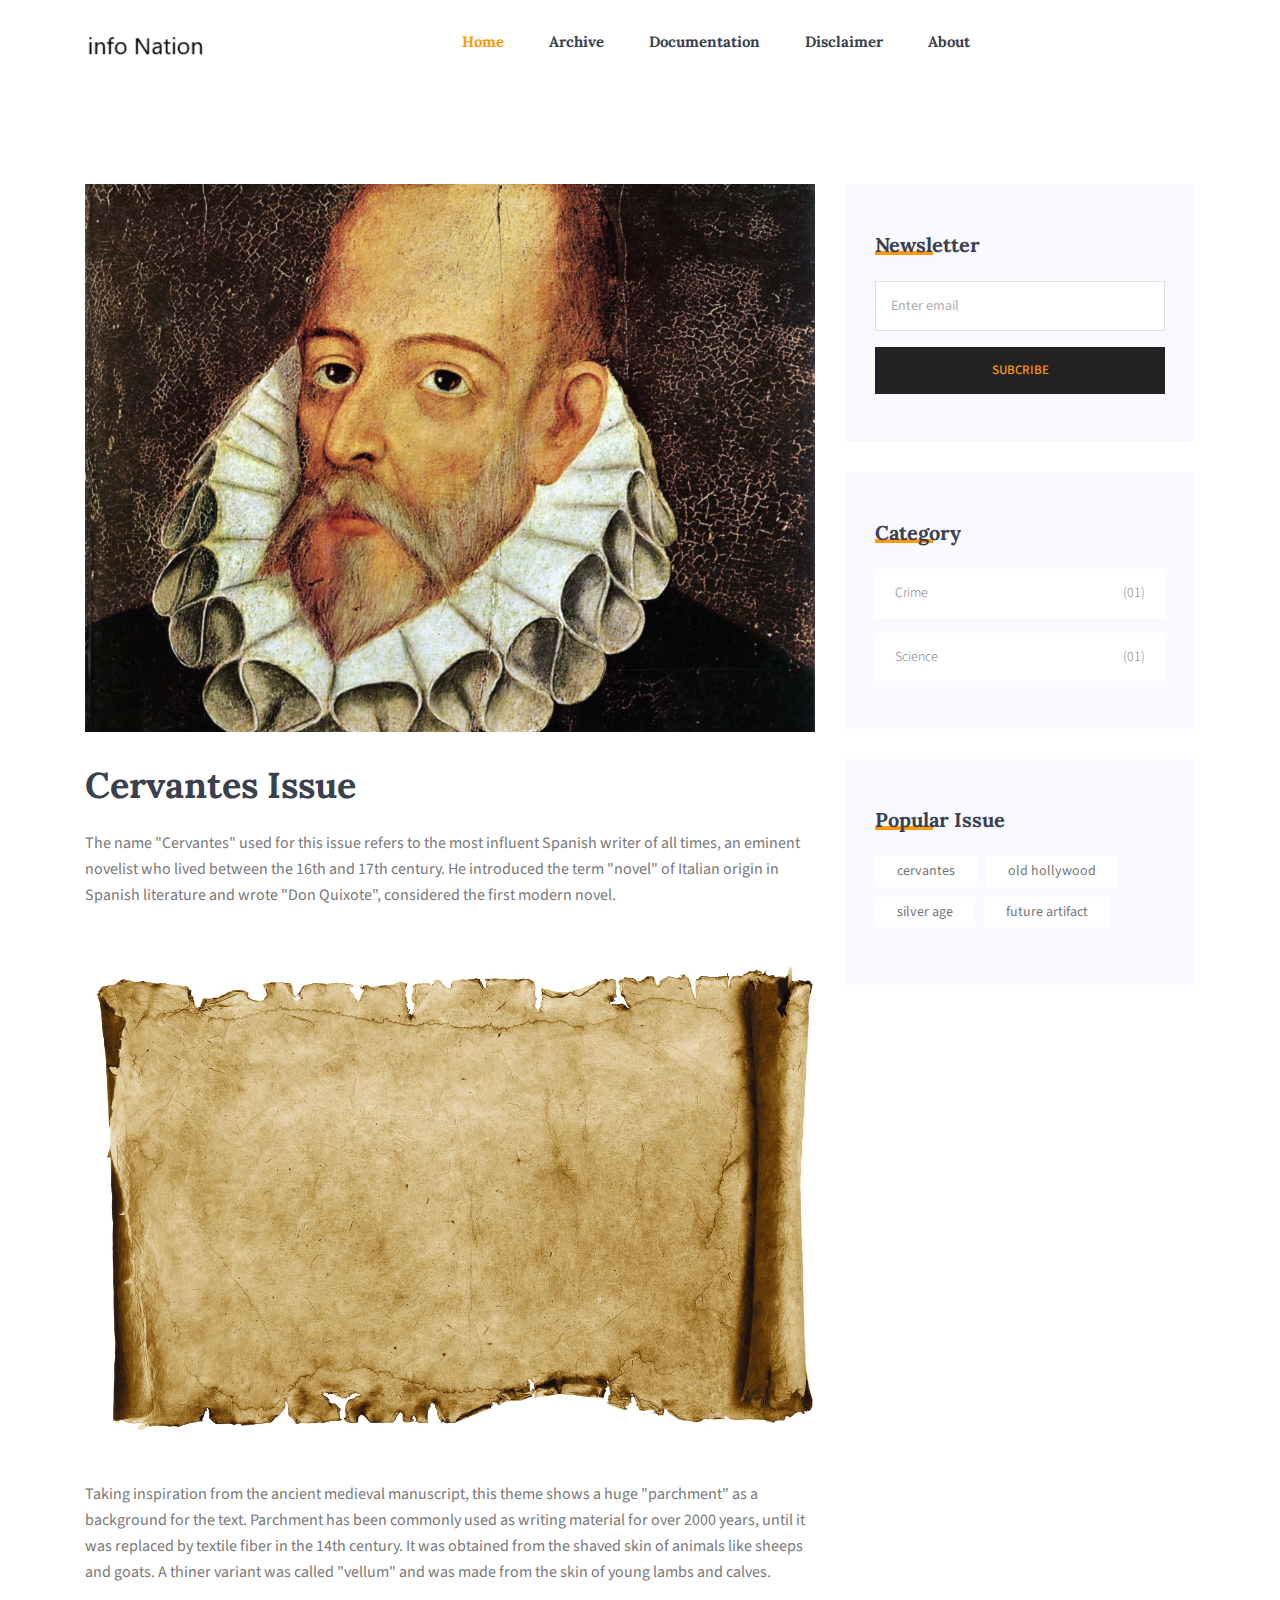
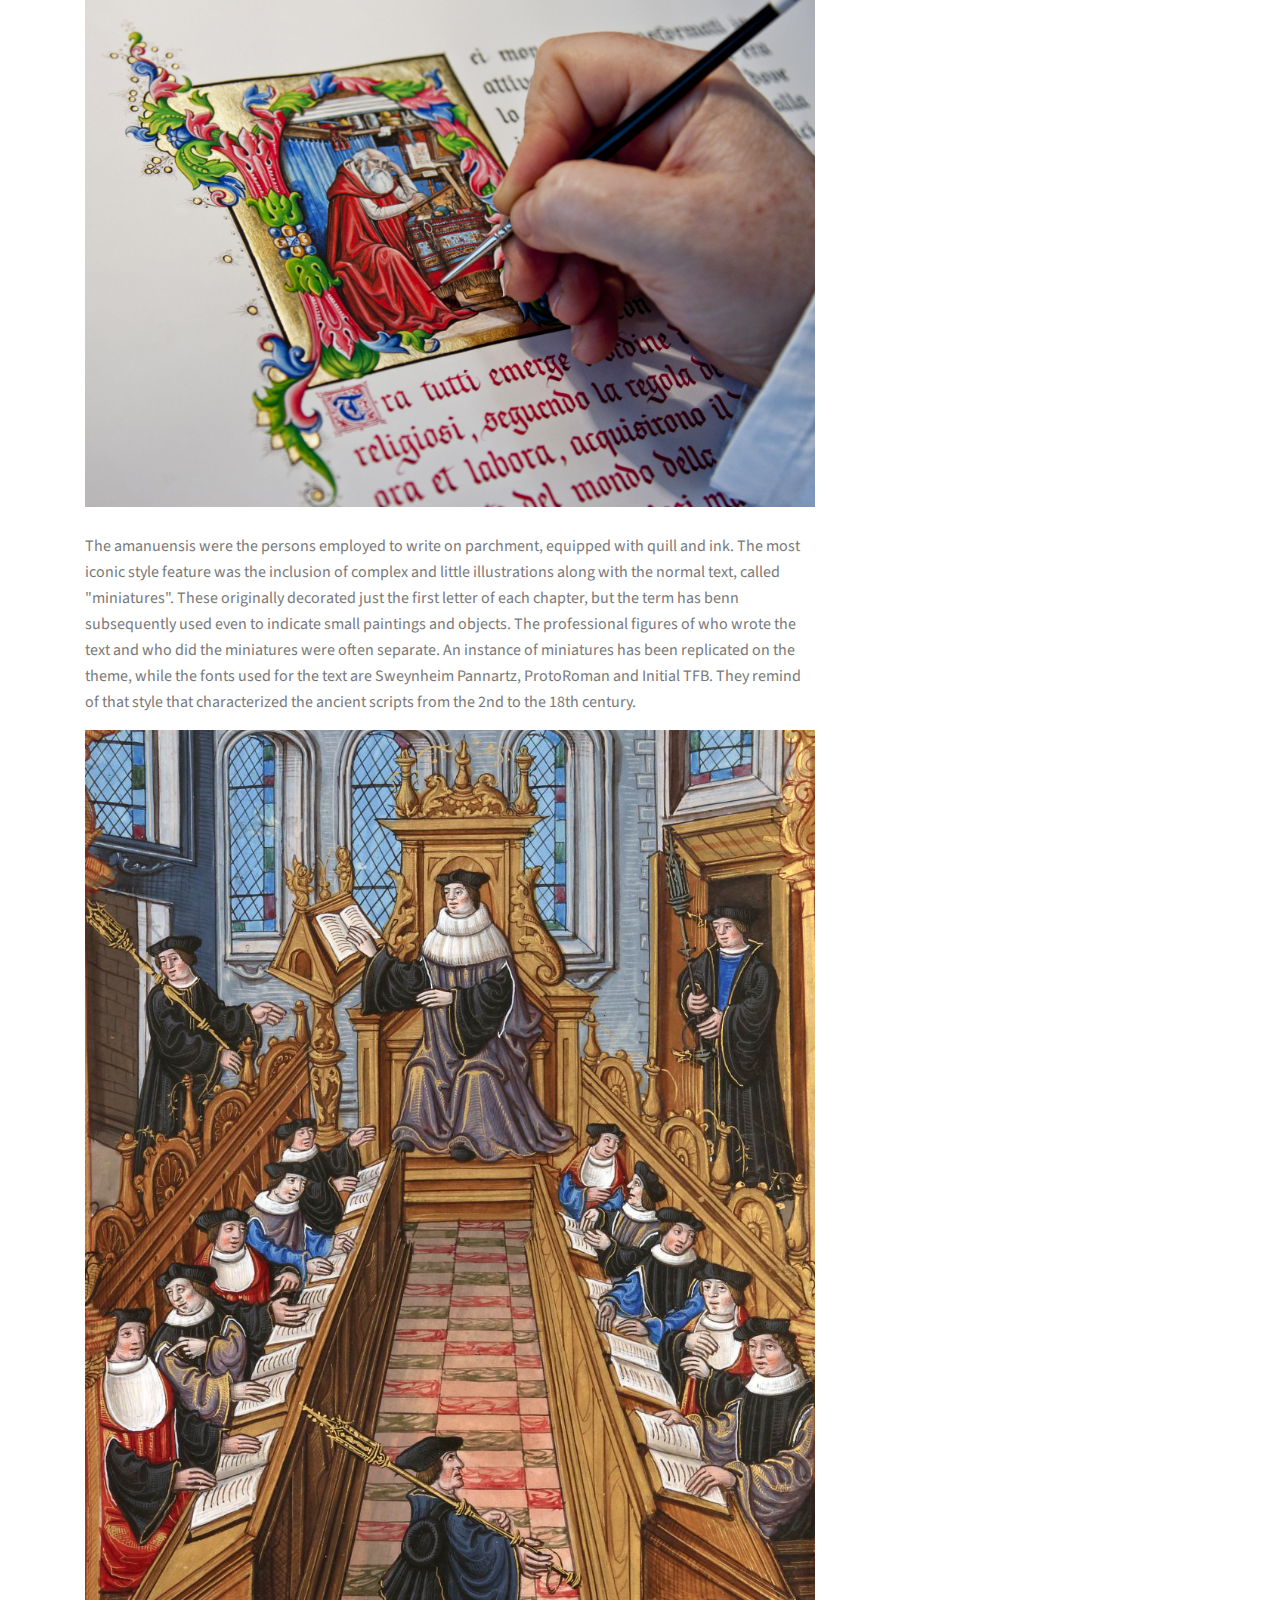
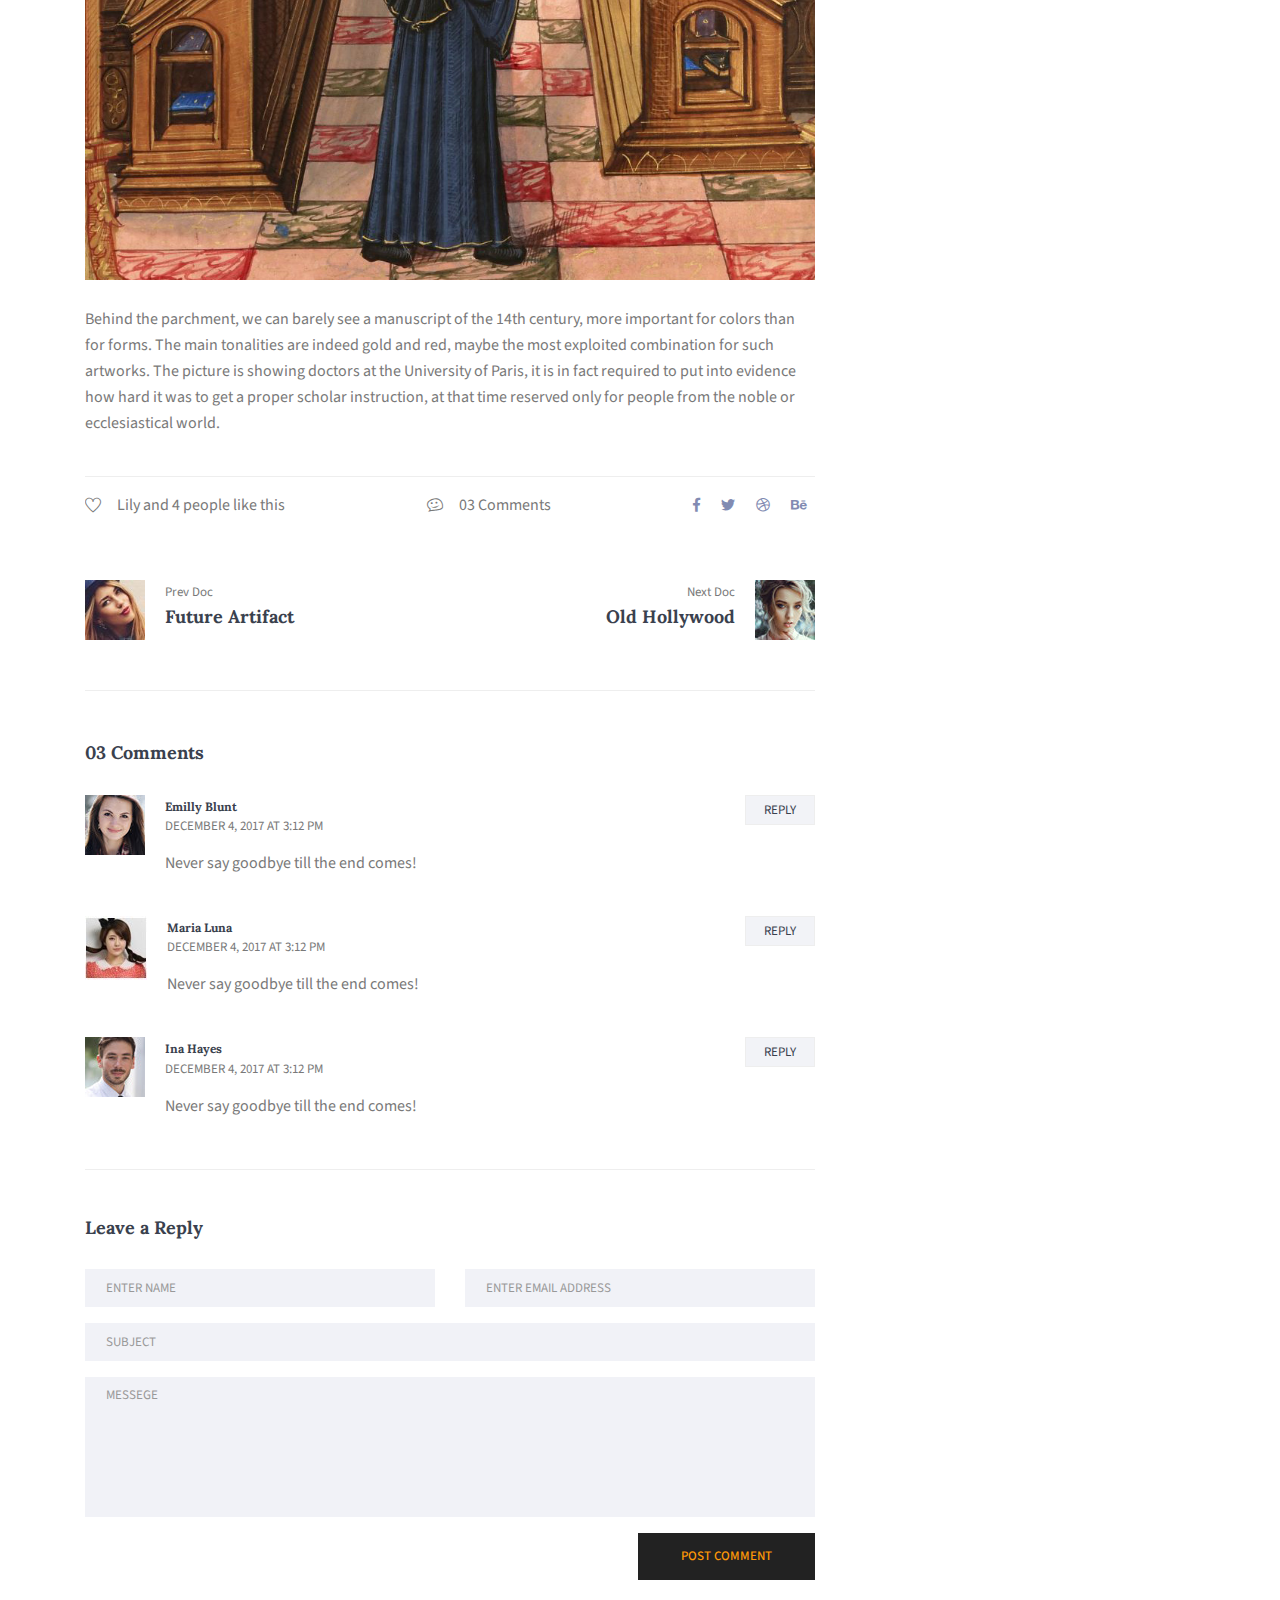
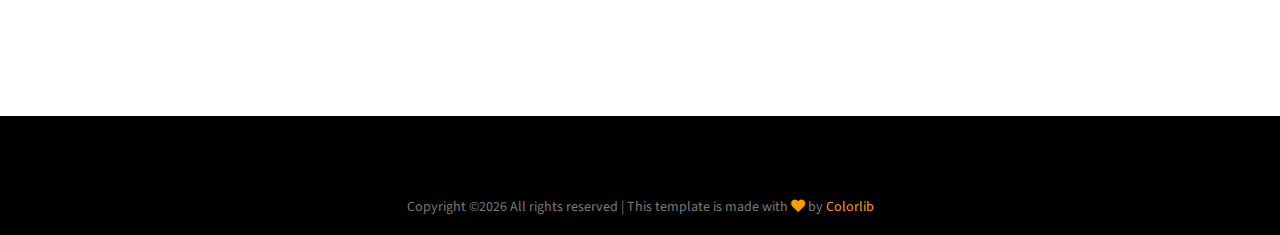
<file: blog-cerv.html>
<!DOCTYPE html>
<html lang="en">
<head>
  <meta charset="UTF-8">
  <meta name="viewport" content="width=device-width, initial-scale=1.0">
  <meta http-equiv="X-UA-Compatible" content="ie=edge">
  <title>info Nation - Cervantes Issue</title>
	<link rel="icon" href="img/Fevicon.png" type="image/png">

  <link rel="stylesheet" href="vendors/bootstrap/bootstrap.min.css">
  <link rel="stylesheet" href="vendors/fontawesome/css/all.min.css">
  <link rel="stylesheet" href="vendors/themify-icons/themify-icons.css">
  <link rel="stylesheet" href="vendors/linericon/style.css">
  <link rel="stylesheet" href="vendors/owl-carousel/owl.theme.default.min.css">
  <link rel="stylesheet" href="vendors/owl-carousel/owl.carousel.min.css">

  <link rel="stylesheet" href="css/style.css">
</head>
<body>
  <!--================Header Menu Area =================-->
   <header class="header_area">
    <div class="main_menu">
      <nav class="navbar navbar-expand-lg navbar-light">
        <div class="container box_1620">
          <!-- Brand and toggle get grouped for better mobile display -->
          <a class="navbar-brand logo_h" href="index.html"><img src="img/logo1.png" alt=""></a>
          <button class="navbar-toggler" type="button" data-toggle="collapse" data-target="#navbarSupportedContent" aria-controls="navbarSupportedContent" aria-expanded="false" aria-label="Toggle navigation">
            <span class="icon-bar"></span>
            <span class="icon-bar"></span>
            <span class="icon-bar"></span>
          </button>
          <!-- Collect the nav links, forms, and other content for toggling -->
          <div class="collapse navbar-collapse offset" id="navbarSupportedContent">
            <ul class="nav navbar-nav menu_nav justify-content-center">
              <li class="nav-item active"><a class="nav-link" href="index.html">Home</a></li> 
              <li class="nav-item"><a class="nav-link" href="extraction.html">Archive</a></li> 
              <li class="nav-item"><a class="nav-link" href="category.html">Documentation</a></li>
                <li class="nav-item"><a class="nav-link" href="blog-details.html">Disclaimer</a>
              <li class="nav-item"><a class="nav-link" href="contact.html">About</a></li>
            </ul>
          </div> 
        </div>
      </nav>
    </div>
  </header>
  <!--================Header Menu Area =================-->
  
  <!--================ Start Blog Post Area =================-->
  <section class="blog-post-area section-margin">
    <div class="container">
      <div class="row">
        <div class="col-lg-8">
            <div class="main_blog_details">
                <img class="img-fluid" src="img/cerv2.jpg" alt="">
                <a href="#"><h4>Cervantes Issue</h4></a>
                <p>
                  The name "Cervantes" used for this issue refers to the most influent Spanish writer of all times, an eminent novelist who lived between the 16th and 17th century. He introduced the term "novel" of Italian origin in Spanish literature and wrote "Don Quixote", considered the first modern novel.
                </p>
                <img class="img-fluid" src="img/per.png" alt="">
                <p>
                  Taking inspiration from the ancient medieval manuscript, this theme shows a huge "parchment" as a background for the text. Parchment has been commonly used as writing material for over 2000 years, until it was replaced by textile fiber in the 14th century. It was obtained from the shaved skin of animals like sheeps and goats. A thiner variant was called "vellum" and was made from the skin of young lambs and calves. 
                </p>
                <img class="img-fluid" src="img/ama.jpg" alt="">
                <p>
                  <br>
                  The amanuensis were the persons employed to write on parchment, equipped with quill and ink. The most iconic style feature was the inclusion of complex and little illustrations along with the normal text, called "miniatures". These originally decorated just the first letter of each chapter, but the term has benn subsequently used even to indicate small paintings and objects. The professional figures of who wrote the text and who did the miniatures were often separate. An instance of miniatures has been replicated on the theme, while the fonts used for the text are Sweynheim Pannartz, ProtoRoman and Initial TFB. They remind of that style that characterized the ancient scripts from the 2nd to the 18th century.
                </p>
                <img class="img-fluid" src="img/11.jpg" alt="">
                <p>
                  <br>
                  Behind the parchment, we can barely see a manuscript of the 14th century, more important for colors than for forms. The main tonalities are indeed gold and red, maybe the most exploited combination for such artworks. The picture is showing doctors at the University of Paris, it is in fact required to put into evidence how hard it was to get a proper scholar instruction, at that time reserved only for people from the noble or ecclesiastical world.
                </p>
               <div class="news_d_footer flex-column flex-sm-row">
                 <a href="#"><span class="align-middle mr-2"><i class="ti-heart"></i></span>Lily and 4 people like this</a>
                 <a class="justify-content-sm-center ml-sm-auto mt-sm-0 mt-2" href="#"><span class="align-middle mr-2"><i class="ti-themify-favicon"></i></span>03 Comments</a>
                 <div class="news_socail ml-sm-auto mt-sm-0 mt-2">
               <a href="#"><i class="fab fa-facebook-f"></i></a>
               <a href="#"><i class="fab fa-twitter"></i></a>
               <a href="#"><i class="fab fa-dribbble"></i></a>
               <a href="#"><i class="fab fa-behance"></i></a>
             </div>
               </div>
              </div>
          

          <div class="navigation-area">
                  <div class="row">
                      <div class="col-lg-6 col-md-6 col-12 nav-left flex-row d-flex justify-content-start align-items-center">
                          <div class="thumb">
                              <a href="blog-future.html"><img class="img-fluid" src="img/blog/prev.jpg" alt=""></a>
                          </div>
                          <div class="arrow">
                              <a href="blog-future.html"><span class="lnr text-white lnr-arrow-left"></span></a>
                          </div>
                          <div class="detials">
                              <p>Prev Doc</p>
                              <a href="blog-future.html"><h4>Future Artifact</h4></a>
                          </div>
                      </div>
                      <div class="col-lg-6 col-md-6 col-12 nav-right flex-row d-flex justify-content-end align-items-center">
                          <div class="detials">
                              <p>Next Doc</p>
                              <a href="blog-old.html"><h4>Old Hollywood</h4></a>
                          </div>
                          <div class="arrow">
                              <a href="blog-old.html"><span class="lnr text-white lnr-arrow-right"></span></a>
                          </div>
                          <div class="thumb">
                              <a href="blog-old.html"><img class="img-fluid" src="img/blog/next.jpg" alt=""></a>
                          </div>										
                      </div>									
                  </div>
                </div>
                <div class="comments-area">
                    <h4>03 Comments</h4>
                    <div class="comment-list">
                        <div class="single-comment justify-content-between d-flex">
                            <div class="user justify-content-between d-flex">
                                <div class="thumb">
                                    <img src="img/blog/c1.jpg" alt="">
                                </div>
                                <div class="desc">
                                    <h5><a href="#">Emilly Blunt</a></h5>
                                    <p class="date">December 4, 2017 at 3:12 pm </p>
                                    <p class="comment">
                                        Never say goodbye till the end comes!
                                    </p>
                                </div>
                            </div>
                            <div class="reply-btn">
                                    <a href="" class="btn-reply text-uppercase">reply</a> 
                            </div>
                        </div>
                    </div>		
                    <div class="comment-list">
                        <div class="single-comment justify-content-between d-flex">
                            <div class="user justify-content-between d-flex">
                                <div class="thumb">
                                    <img src="img/blog/c4.jpg" alt="">
                                </div>
                                <div class="desc">
                                    <h5><a href="#">Maria Luna</a></h5>
                                    <p class="date">December 4, 2017 at 3:12 pm </p>
                                    <p class="comment">
                                        Never say goodbye till the end comes!
                                    </p>
                                </div>
                            </div>
                            <div class="reply-btn">
                                    <a href="" class="btn-reply text-uppercase">reply</a> 
                            </div>
                        </div>
                    </div>	
                    <div class="comment-list">
                        <div class="single-comment justify-content-between d-flex">
                            <div class="user justify-content-between d-flex">
                                <div class="thumb">
                                    <img src="img/blog/c5.jpg" alt="">
                                </div>
                                <div class="desc">
                                    <h5><a href="#">Ina Hayes</a></h5>
                                    <p class="date">December 4, 2017 at 3:12 pm </p>
                                    <p class="comment">
                                        Never say goodbye till the end comes!
                                    </p>
                                </div>
                            </div>
                            <div class="reply-btn">
                                    <a href="" class="btn-reply text-uppercase">reply</a> 
                            </div>
                        </div>
                    </div>	                                             				
                </div>
                <div class="comment-form">
                    <h4>Leave a Reply</h4>
                    <form>
                        <div class="form-group form-inline">
                          <div class="form-group col-lg-6 col-md-6 name">
                            <input type="text" class="form-control" id="name" placeholder="Enter Name" onfocus="this.placeholder = ''" onblur="this.placeholder = 'Enter Name'">
                          </div>
                          <div class="form-group col-lg-6 col-md-6 email">
                            <input type="email" class="form-control" id="email" placeholder="Enter email address" onfocus="this.placeholder = ''" onblur="this.placeholder = 'Enter email address'">
                          </div>										
                        </div>
                        <div class="form-group">
                            <input type="text" class="form-control" id="subject" placeholder="Subject" onfocus="this.placeholder = ''" onblur="this.placeholder = 'Subject'">
                        </div>
                        <div class="form-group">
                            <textarea class="form-control mb-10" rows="5" name="message" placeholder="Messege" onfocus="this.placeholder = ''" onblur="this.placeholder = 'Messege'" required=""></textarea>
                        </div>
                        <a href="#" class="button submit_btn">Post Comment</a>	
                    </form>
                </div>
        </div>

        <!-- Start Blog Post Siddebar -->
        <div class="col-lg-4 sidebar-widgets">
            <div class="widget-wrap">
              <div class="single-sidebar-widget newsletter-widget">
                <h4 class="single-sidebar-widget__title">Newsletter</h4>
                <div class="form-group mt-30">
                  <div class="col-autos">
                    <input type="text" class="form-control" id="inlineFormInputGroup" placeholder="Enter email" onfocus="this.placeholder = ''"
                      onblur="this.placeholder = 'Enter email'">
                  </div>
                </div>
                <button class="bbtns d-block mt-20 w-100">Subcribe</button>
              </div>

                              <div class="single-sidebar-widget post-category-widget">
                  <h4 class="single-sidebar-widget__title">Category</h4>
                  <ul class="cat-list mt-20">
                    <li>
                      <a href="archive.html" class="d-flex justify-content-between">
                        <p>Crime</p>
                        <p>(01)</p>
                      </a>
                    </li>
                    <li>
                      <a href="archive.html" class="d-flex justify-content-between">
                        <p>Science</p>
                        <p>(01)</p>
                      </a>
                    </li>
                  </ul>
                </div>

                <div class="single-sidebar-widget tag_cloud_widget">
                    <h4 class="single-sidebar-widget__title">Popular Issue</h4>
                    <ul class="list">
                      <li>
                          <a href="blog-cerv.html">cervantes</a>
                      </li>
                      <li>
                          <a href="blog-old.html">old hollywood</a>
                      </li>
                      <li>
                          <a href="blog-silver.html">silver age</a>
                      </li>
                      <li>
                          <a href="blog-future.html">future artifact</a>
                      </li>
                    </ul>
                  </div>
                </div>
              </div>
            </div>
        <!-- End Blog Post Siddebar -->
      </div>
  </section>
  <!--================ End Blog Post Area =================-->

  <!--================ Start Footer Area =================-->
<footer class="footer-area">

      
      <div class="d-flex justify-content-center align-items-center flex-wrap">
        <p class="footer-text"><!-- Link back to Colorlib can't be removed. Template is licensed under CC BY 3.0. -->
Copyright &copy;<script>document.write(new Date().getFullYear());</script> All rights reserved | This template is made with <i class="fa fa-heart" aria-hidden="true"></i> by <a href="https://colorlib.com" target="_blank">Colorlib</a>
<!-- Link back to Colorlib can't be removed. Template is licensed under CC BY 3.0. --></p>

    </div>
  </footer>
  <!--================ End Footer Area =================-->

  <script src="vendors/jquery/jquery-3.2.1.min.js"></script>
  <script src="vendors/bootstrap/bootstrap.bundle.min.js"></script>
  <script src="vendors/owl-carousel/owl.carousel.min.js"></script>
  <script src="js/jquery.ajaxchimp.min.js"></script>
  <script src="js/mail-script.js"></script>
  <script src="js/main.js"></script>
</body>
</html>
</file>
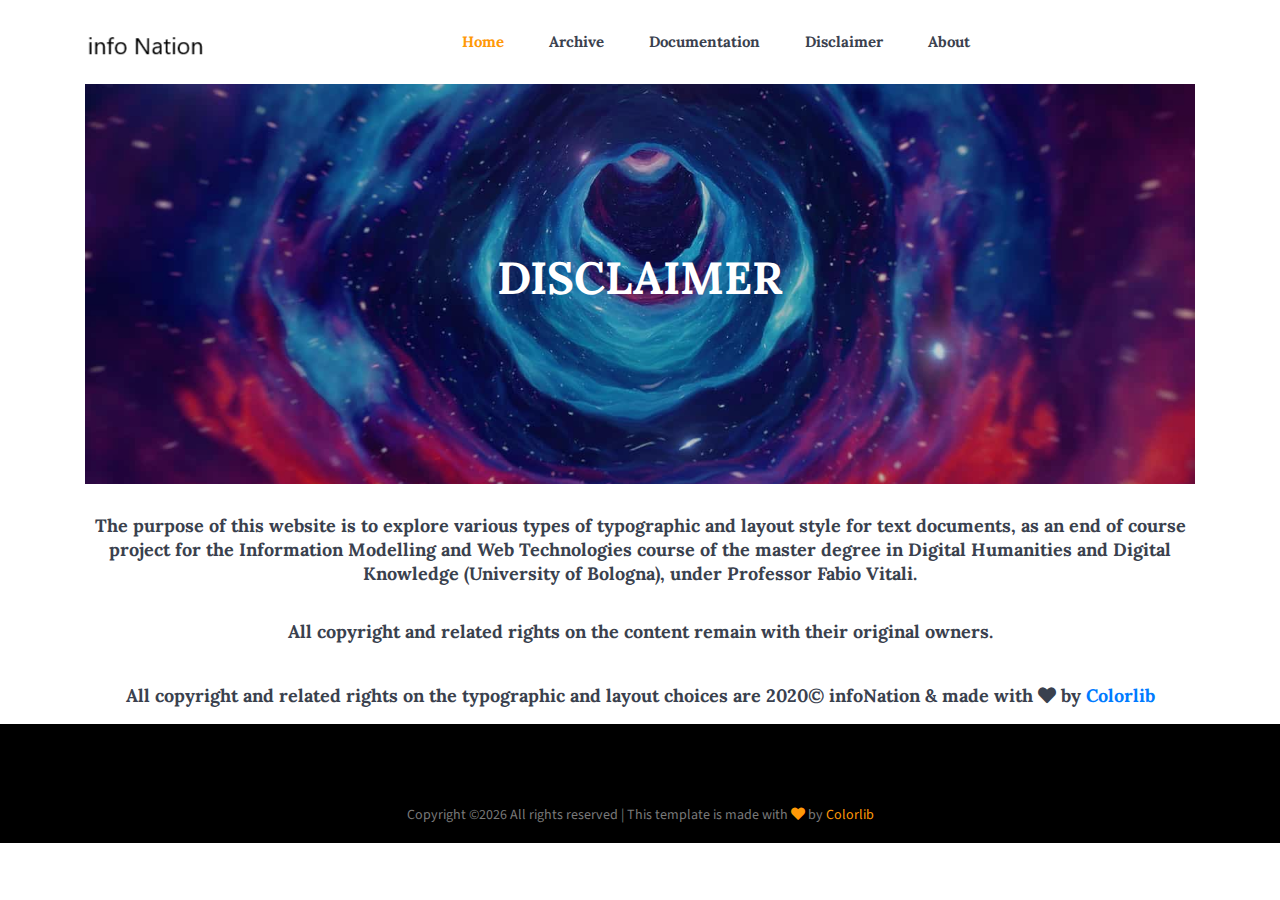
<file: blog-details.html>
<!DOCTYPE html>
<html lang="en">
<head>
  <meta charset="UTF-8">
  <meta name="viewport" content="width=device-width, initial-scale=1.0">
  <meta http-equiv="X-UA-Compatible" content="ie=edge">
  <title>info Nation - Disclaimer</title>
	<link rel="icon" href="img/Fevicon.png" type="image/png">

  <link rel="stylesheet" href="vendors/bootstrap/bootstrap.min.css">
  <link rel="stylesheet" href="vendors/fontawesome/css/all.min.css">
  <link rel="stylesheet" href="vendors/themify-icons/themify-icons.css">
  <link rel="stylesheet" href="vendors/linericon/style.css">
  <link rel="stylesheet" href="vendors/owl-carousel/owl.theme.default.min.css">
  <link rel="stylesheet" href="vendors/owl-carousel/owl.carousel.min.css">

  <link rel="stylesheet" href="css/style.css">
</head>
<body>
  <!--================Header Menu Area =================-->
   <header class="header_area">
    <div class="main_menu">
      <nav class="navbar navbar-expand-lg navbar-light">
        <div class="container box_1620">
          <!-- Brand and toggle get grouped for better mobile display -->
          <a class="navbar-brand logo_h" href="index.html"><img src="img/logo1.png" alt=""></a>
          <button class="navbar-toggler" type="button" data-toggle="collapse" data-target="#navbarSupportedContent" aria-controls="navbarSupportedContent" aria-expanded="false" aria-label="Toggle navigation">
            <span class="icon-bar"></span>
            <span class="icon-bar"></span>
            <span class="icon-bar"></span>
          </button>
          <!-- Collect the nav links, forms, and other content for toggling -->
          <div class="collapse navbar-collapse offset" id="navbarSupportedContent">
            <ul class="nav navbar-nav menu_nav justify-content-center">
              <li class="nav-item active"><a class="nav-link" href="index.html">Home</a></li> 
              <li class="nav-item"><a class="nav-link" href="extraction.html">Archive</a></li> 
              <li class="nav-item"><a class="nav-link" href="category.html">Documentation</a></li>
                <li class="nav-item"><a class="nav-link" href="blog-details.html">Disclaimer</a>
              <li class="nav-item"><a class="nav-link" href="contact.html">About</a></li>
            </ul>
          </div> 
        </div>
      </nav>
    </div>
  </header>
  <!--================Header Menu Area =================-->
  
  <!--================ Hero sm Banner start =================-->      
  <section class="mb-30px">
    <div class="container">
      <div class="hero-banner hero-banner--sm">
        <div class="hero-banner__content">
          <h1>DISCLAIMER</h1>
        </div>
      </div>
    </div>
  </section>
  <!--================ Hero sm Banner end =================-->    


  

  <!--================ Start Blog Post Area =================-->
<div class="container">
  <h3 style="text-align: center;">The purpose of this website is to explore various types of typographic 
	  and layout style for text documents, as an end of course project for the Information Modelling and Web Technologies course of the
	  master degree in Digital Humanities and Digital Knowledge (University of Bologna), under Professor Fabio Vitali.</h3>
	<br>
<h3 style="text-align: center;">All copyright and related rights on the content remain with their original owners.<h3>
	<br>
<h3 style="text-align: center;">All copyright and related rights on the typographic and layout choices are 2020&copy; infoNation & made with <i class="fa fa-heart" aria-hidden="true"></i> by <a href="https://colorlib.com" target="_blank">Colorlib</a> </p>

  </h3>
</div>


  <!--================ End Blog Post Area =================-->

  <!--================ Start Footer Area =================-->
<footer class="footer-area">

      
      <div class="d-flex justify-content-center align-items-center flex-wrap">
        <p class="footer-text"><!-- Link back to Colorlib can't be removed. Template is licensed under CC BY 3.0. -->
Copyright &copy;<script>document.write(new Date().getFullYear());</script> All rights reserved | This template is made with <i class="fa fa-heart" aria-hidden="true"></i> by <a href="https://colorlib.com" target="_blank">Colorlib</a>
<!-- Link back to Colorlib can't be removed. Template is licensed under CC BY 3.0. --></p>

    </div>
  </footer>
  <!--================ End Footer Area =================-->

  <script src="vendors/jquery/jquery-3.2.1.min.js"></script>
  <script src="vendors/bootstrap/bootstrap.bundle.min.js"></script>
  <script src="vendors/owl-carousel/owl.carousel.min.js"></script>
  <script src="js/jquery.ajaxchimp.min.js"></script>
  <script src="js/mail-script.js"></script>
  <script src="js/main.js"></script>
</body>
</html>
</file>
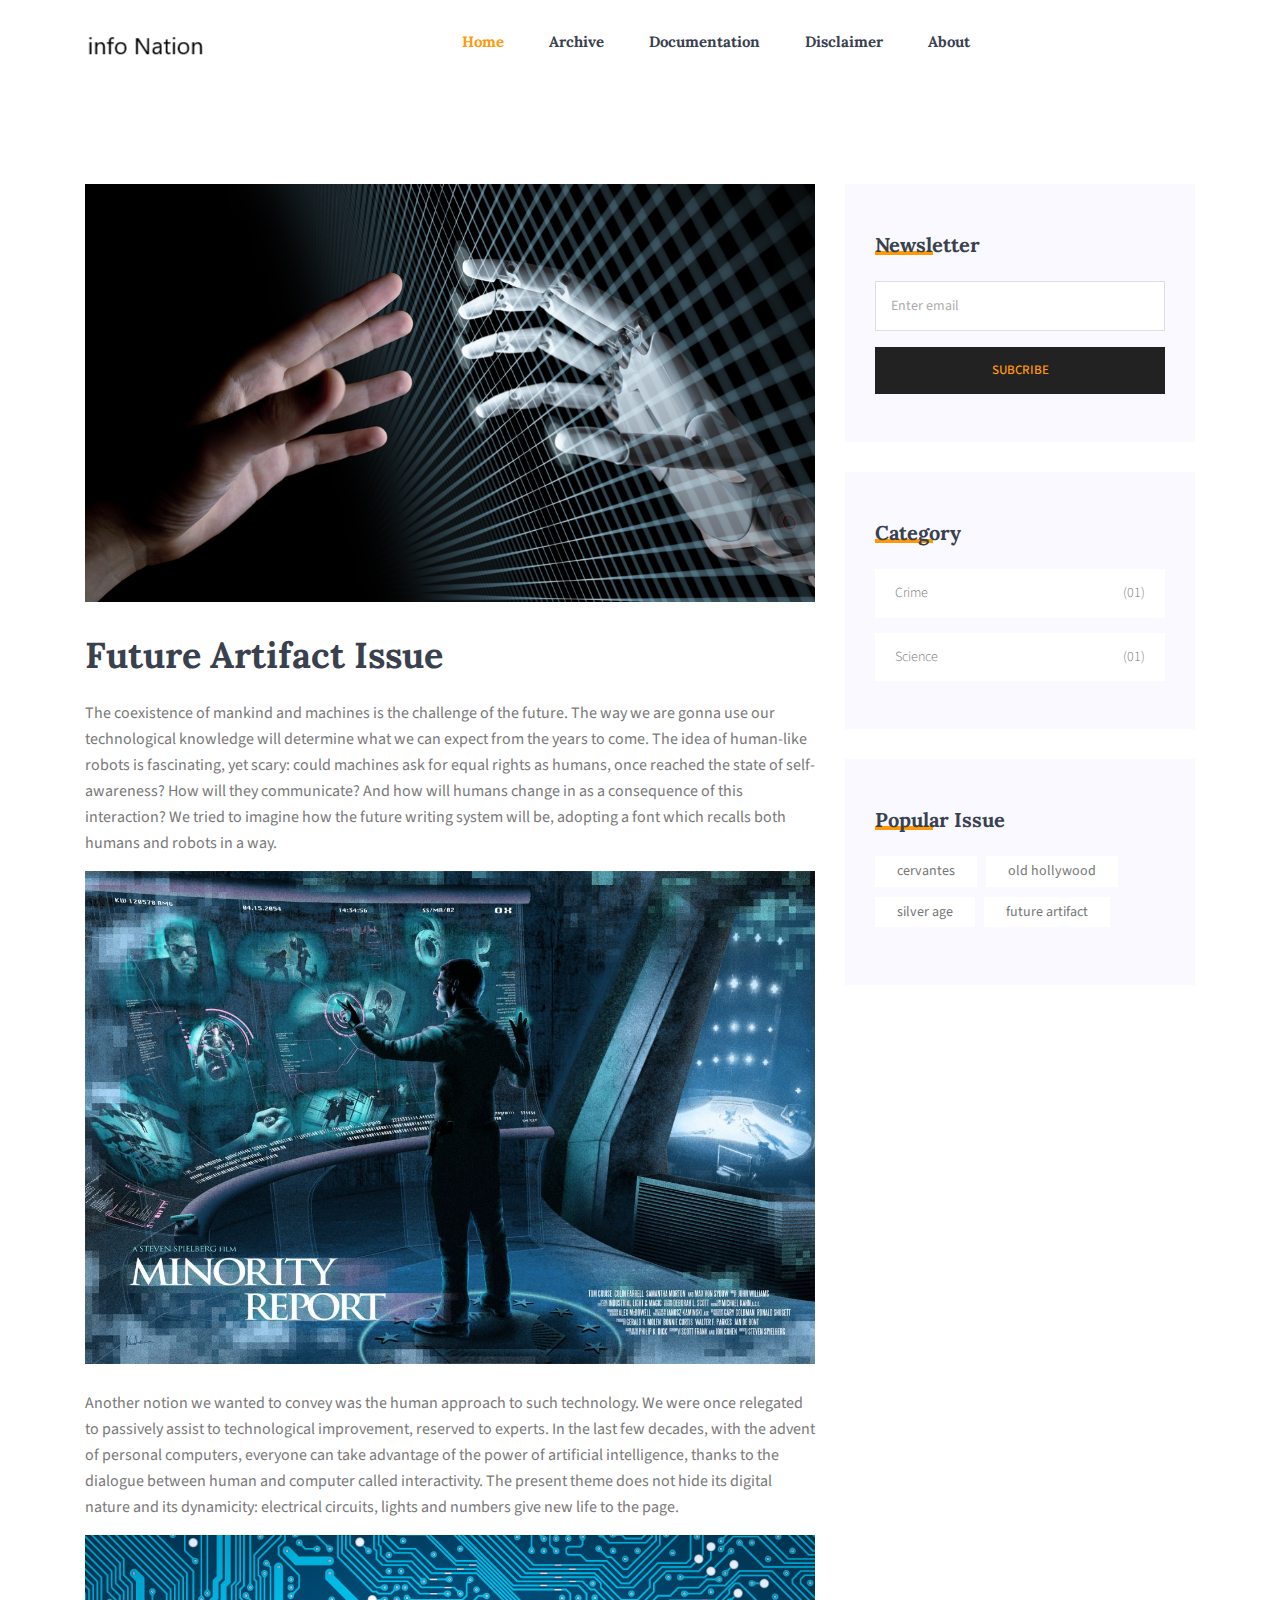
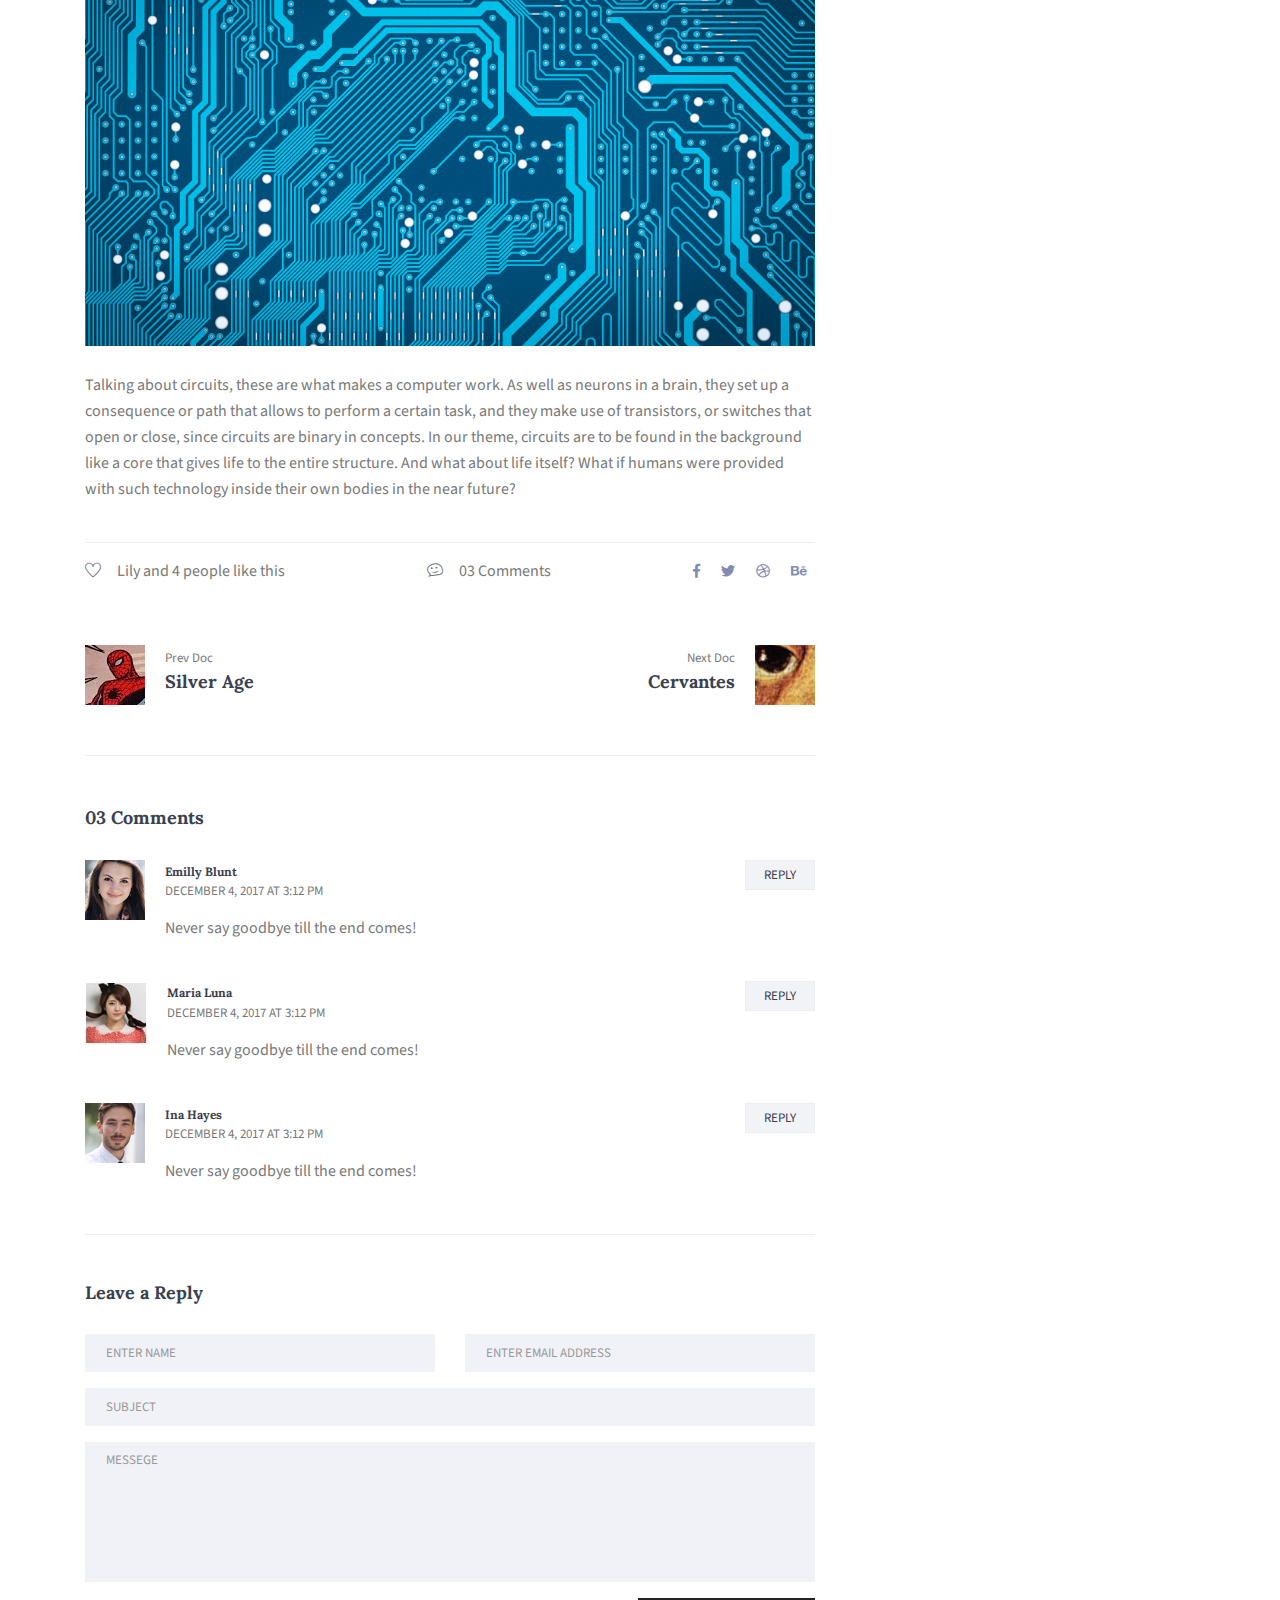
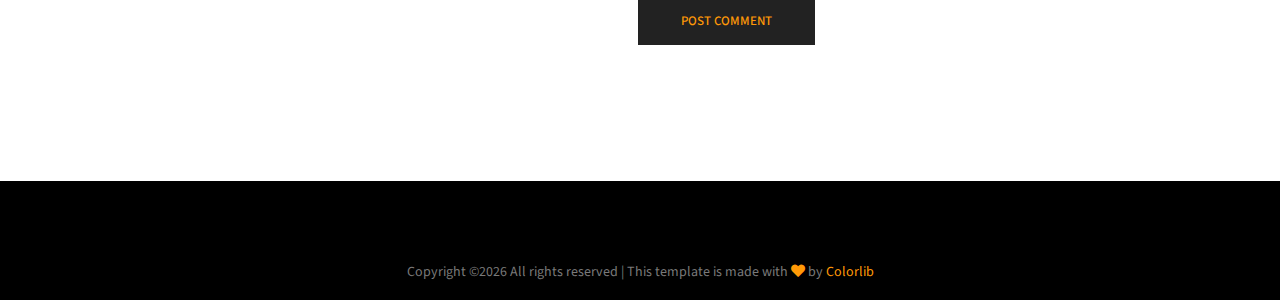
<file: blog-future.html>
<!DOCTYPE html>
<html lang="en">
<head>
  <meta charset="UTF-8">
  <meta name="viewport" content="width=device-width, initial-scale=1.0">
  <meta http-equiv="X-UA-Compatible" content="ie=edge">
  <title>info Nation - Future Artifact Issue</title>
	<link rel="icon" href="img/Fevicon.png" type="image/png">

  <link rel="stylesheet" href="vendors/bootstrap/bootstrap.min.css">
  <link rel="stylesheet" href="vendors/fontawesome/css/all.min.css">
  <link rel="stylesheet" href="vendors/themify-icons/themify-icons.css">
  <link rel="stylesheet" href="vendors/linericon/style.css">
  <link rel="stylesheet" href="vendors/owl-carousel/owl.theme.default.min.css">
  <link rel="stylesheet" href="vendors/owl-carousel/owl.carousel.min.css">

  <link rel="stylesheet" href="css/style.css">
</head>
<body>
  <!--================Header Menu Area =================-->
   <header class="header_area">
    <div class="main_menu">
      <nav class="navbar navbar-expand-lg navbar-light">
        <div class="container box_1620">
          <!-- Brand and toggle get grouped for better mobile display -->
          <a class="navbar-brand logo_h" href="index.html"><img src="img/logo1.png" alt=""></a>
          <button class="navbar-toggler" type="button" data-toggle="collapse" data-target="#navbarSupportedContent" aria-controls="navbarSupportedContent" aria-expanded="false" aria-label="Toggle navigation">
            <span class="icon-bar"></span>
            <span class="icon-bar"></span>
            <span class="icon-bar"></span>
          </button>
          <!-- Collect the nav links, forms, and other content for toggling -->
          <div class="collapse navbar-collapse offset" id="navbarSupportedContent">
            <ul class="nav navbar-nav menu_nav justify-content-center">
              <li class="nav-item active"><a class="nav-link" href="index.html">Home</a></li> 
              <li class="nav-item"><a class="nav-link" href="extraction.html">Archive</a></li> 
              <li class="nav-item"><a class="nav-link" href="category.html">Documentation</a></li>
                <li class="nav-item"><a class="nav-link" href="blog-details.html">Disclaimer</a>
              <li class="nav-item"><a class="nav-link" href="contact.html">About</a></li>
            </ul>
          </div> 
        </div>
      </nav>
    </div>
  </header>
  <!--================Header Menu Area =================-->
  
  <!--================ Start Blog Post Area =================-->
  <section class="blog-post-area section-margin">
    <div class="container">
      <div class="row">
        <div class="col-lg-8">
            <div class="main_blog_details">
                <img class="img-fluid" src="img/robot.jpg" alt="">
                <a href="#"><h4>Future Artifact Issue</h4></a>
                <p>
                  The coexistence of mankind and machines is the challenge of the future. The way we are gonna use our technological knowledge will determine what we can expect from the years to come. The idea of human-like robots is fascinating, yet scary: could machines ask for equal rights as humans, once reached the state of self-awareness? How will they communicate? And how will humans change in as a consequence of this interaction? We tried to imagine how the future writing system will be, adopting a font which recalls both humans and robots in a way. 
                </p>
                <img class="img-fluid" src="img/tic.jpg" alt="">
                <p>
			<br>
                  Another notion we wanted to convey was the human approach to such technology. We were once relegated to passively assist to technological improvement, reserved to experts. In the last few decades, with the advent of personal computers, everyone can take advantage of the power of artificial intelligence, thanks to the dialogue between human and computer called interactivity. The present theme does not hide its digital nature and its dynamicity: electrical circuits, lights and numbers give new life to the page. 
                </p>
                <img class="img-fluid" src="img/circ.jpg" alt="">
                <p>
                  <br>
                  Talking about circuits, these are what makes a computer work. As well as neurons in a brain, they set up a consequence or path that allows to perform a certain task, and they make use of transistors, or switches that open or close, since circuits are binary in concepts. In our theme, circuits are to be found in the background like a core that gives life to the entire structure. And what about life itself? What if humans were provided with such technology inside their own bodies in the near future?
                </p>
               <div class="news_d_footer flex-column flex-sm-row">
                 <a href="#"><span class="align-middle mr-2"><i class="ti-heart"></i></span>Lily and 4 people like this</a>
                 <a class="justify-content-sm-center ml-sm-auto mt-sm-0 mt-2" href="#"><span class="align-middle mr-2"><i class="ti-themify-favicon"></i></span>03 Comments</a>
                 <div class="news_socail ml-sm-auto mt-sm-0 mt-2">
               <a href="#"><i class="fab fa-facebook-f"></i></a>
               <a href="#"><i class="fab fa-twitter"></i></a>
               <a href="#"><i class="fab fa-dribbble"></i></a>
               <a href="#"><i class="fab fa-behance"></i></a>
             </div>
               </div>
              </div>
          

          <div class="navigation-area">
                  <div class="row">
                      <div class="col-lg-6 col-md-6 col-12 nav-left flex-row d-flex justify-content-start align-items-center">
                          <div class="thumb">
                              <a href="blog-silver.html"><img class="img-fluid" src="img/iroP.jpg" alt=""></a>
                          </div>
                          <div class="arrow">
                              <a href="blog-silver.html"><span class="lnr text-white lnr-arrow-left"></span></a>
                          </div>
                          <div class="detials">
                              <p>Prev Doc</p>
                              <a href="blog-silver.html"><h4>Silver Age</h4></a>
                          </div>
                      </div>
                      <div class="col-lg-6 col-md-6 col-12 nav-right flex-row d-flex justify-content-end align-items-center">
                          <div class="detials">
                              <p>Next Doc</p>
                              <a href="blog-cerv.html"><h4>Cervantes</h4></a>
                          </div>
                          <div class="arrow">
                              <a href="blog-cerv.html"><span class="lnr text-white lnr-arrow-right"></span></a>
                          </div>
                          <div class="thumb">
                              <a href="blog-cerv.html"><img class="img-fluid" src="img/cervP.jpg" alt=""></a>
                          </div>										
                      </div>									
                  </div>
                </div>
                <div class="comments-area">
                    <h4>03 Comments</h4>
                    <div class="comment-list">
                        <div class="single-comment justify-content-between d-flex">
                            <div class="user justify-content-between d-flex">
                                <div class="thumb">
                                    <img src="img/blog/c1.jpg" alt="">
                                </div>
                                <div class="desc">
                                    <h5><a href="#">Emilly Blunt</a></h5>
                                    <p class="date">December 4, 2017 at 3:12 pm </p>
                                    <p class="comment">
                                        Never say goodbye till the end comes!
                                    </p>
                                </div>
                            </div>
                            <div class="reply-btn">
                                    <a href="" class="btn-reply text-uppercase">reply</a> 
                            </div>
                        </div>
                    </div>		
                    <div class="comment-list">
                        <div class="single-comment justify-content-between d-flex">
                            <div class="user justify-content-between d-flex">
                                <div class="thumb">
                                    <img src="img/blog/c4.jpg" alt="">
                                </div>
                                <div class="desc">
                                    <h5><a href="#">Maria Luna</a></h5>
                                    <p class="date">December 4, 2017 at 3:12 pm </p>
                                    <p class="comment">
                                        Never say goodbye till the end comes!
                                    </p>
                                </div>
                            </div>
                            <div class="reply-btn">
                                    <a href="" class="btn-reply text-uppercase">reply</a> 
                            </div>
                        </div>
                    </div>	
                    <div class="comment-list">
                        <div class="single-comment justify-content-between d-flex">
                            <div class="user justify-content-between d-flex">
                                <div class="thumb">
                                    <img src="img/blog/c5.jpg" alt="">
                                </div>
                                <div class="desc">
                                    <h5><a href="#">Ina Hayes</a></h5>
                                    <p class="date">December 4, 2017 at 3:12 pm </p>
                                    <p class="comment">
                                        Never say goodbye till the end comes!
                                    </p>
                                </div>
                            </div>
                            <div class="reply-btn">
                                    <a href="" class="btn-reply text-uppercase">reply</a> 
                            </div>
                        </div>
                    </div>	                                             				
                </div>
                <div class="comment-form">
                    <h4>Leave a Reply</h4>
                    <form>
                        <div class="form-group form-inline">
                          <div class="form-group col-lg-6 col-md-6 name">
                            <input type="text" class="form-control" id="name" placeholder="Enter Name" onfocus="this.placeholder = ''" onblur="this.placeholder = 'Enter Name'">
                          </div>
                          <div class="form-group col-lg-6 col-md-6 email">
                            <input type="email" class="form-control" id="email" placeholder="Enter email address" onfocus="this.placeholder = ''" onblur="this.placeholder = 'Enter email address'">
                          </div>										
                        </div>
                        <div class="form-group">
                            <input type="text" class="form-control" id="subject" placeholder="Subject" onfocus="this.placeholder = ''" onblur="this.placeholder = 'Subject'">
                        </div>
                        <div class="form-group">
                            <textarea class="form-control mb-10" rows="5" name="message" placeholder="Messege" onfocus="this.placeholder = ''" onblur="this.placeholder = 'Messege'" required=""></textarea>
                        </div>
                        <a href="#" class="button submit_btn">Post Comment</a>	
                    </form>
                </div>
        </div>

        <!-- Start Blog Post Siddebar -->
        <div class="col-lg-4 sidebar-widgets">
            <div class="widget-wrap">
              <div class="single-sidebar-widget newsletter-widget">
                <h4 class="single-sidebar-widget__title">Newsletter</h4>
                <div class="form-group mt-30">
                  <div class="col-autos">
                    <input type="text" class="form-control" id="inlineFormInputGroup" placeholder="Enter email" onfocus="this.placeholder = ''"
                      onblur="this.placeholder = 'Enter email'">
                  </div>
                </div>
                <button class="bbtns d-block mt-20 w-100">Subcribe</button>
              </div>

                              <div class="single-sidebar-widget post-category-widget">
                  <h4 class="single-sidebar-widget__title">Category</h4>
                  <ul class="cat-list mt-20">
                    <li>
                      <a href="extraction.html" class="d-flex justify-content-between">
                        <p>Crime</p>
                        <p>(01)</p>
                      </a>
                    </li>
                    <li>
                      <a href="extraction.html" class="d-flex justify-content-between">
                        <p>Science</p>
                        <p>(01)</p>
                      </a>
                    </li>
                  </ul>
                </div>

                <div class="single-sidebar-widget tag_cloud_widget">
                    <h4 class="single-sidebar-widget__title">Popular Issue</h4>
                    <ul class="list">
                      <li>
                          <a href="blog-cerv.html">cervantes</a>
                      </li>
                      <li>
                          <a href="blog-old.html">old hollywood</a>
                      </li>
                      <li>
                          <a href="blog-silver.html">silver age</a>
                      </li>
                      <li>
                          <a href="blog-future.html">future artifact</a>
                      </li>
                    </ul>
                  </div>
                </div>
              </div>
            </div>
        <!-- End Blog Post Siddebar -->
      </div>
  </section>
  <!--================ End Blog Post Area =================-->

  <!--================ Start Footer Area =================-->
<footer class="footer-area">

      
      <div class="d-flex justify-content-center align-items-center flex-wrap">
        <p class="footer-text"><!-- Link back to Colorlib can't be removed. Template is licensed under CC BY 3.0. -->
Copyright &copy;<script>document.write(new Date().getFullYear());</script> All rights reserved | This template is made with <i class="fa fa-heart" aria-hidden="true"></i> by <a href="https://colorlib.com" target="_blank">Colorlib</a>
<!-- Link back to Colorlib can't be removed. Template is licensed under CC BY 3.0. --></p>

    </div>
  </footer>
  <!--================ End Footer Area =================-->

  <script src="vendors/jquery/jquery-3.2.1.min.js"></script>
  <script src="vendors/bootstrap/bootstrap.bundle.min.js"></script>
  <script src="vendors/owl-carousel/owl.carousel.min.js"></script>
  <script src="js/jquery.ajaxchimp.min.js"></script>
  <script src="js/mail-script.js"></script>
  <script src="js/main.js"></script>
</body>
</html>
</file>
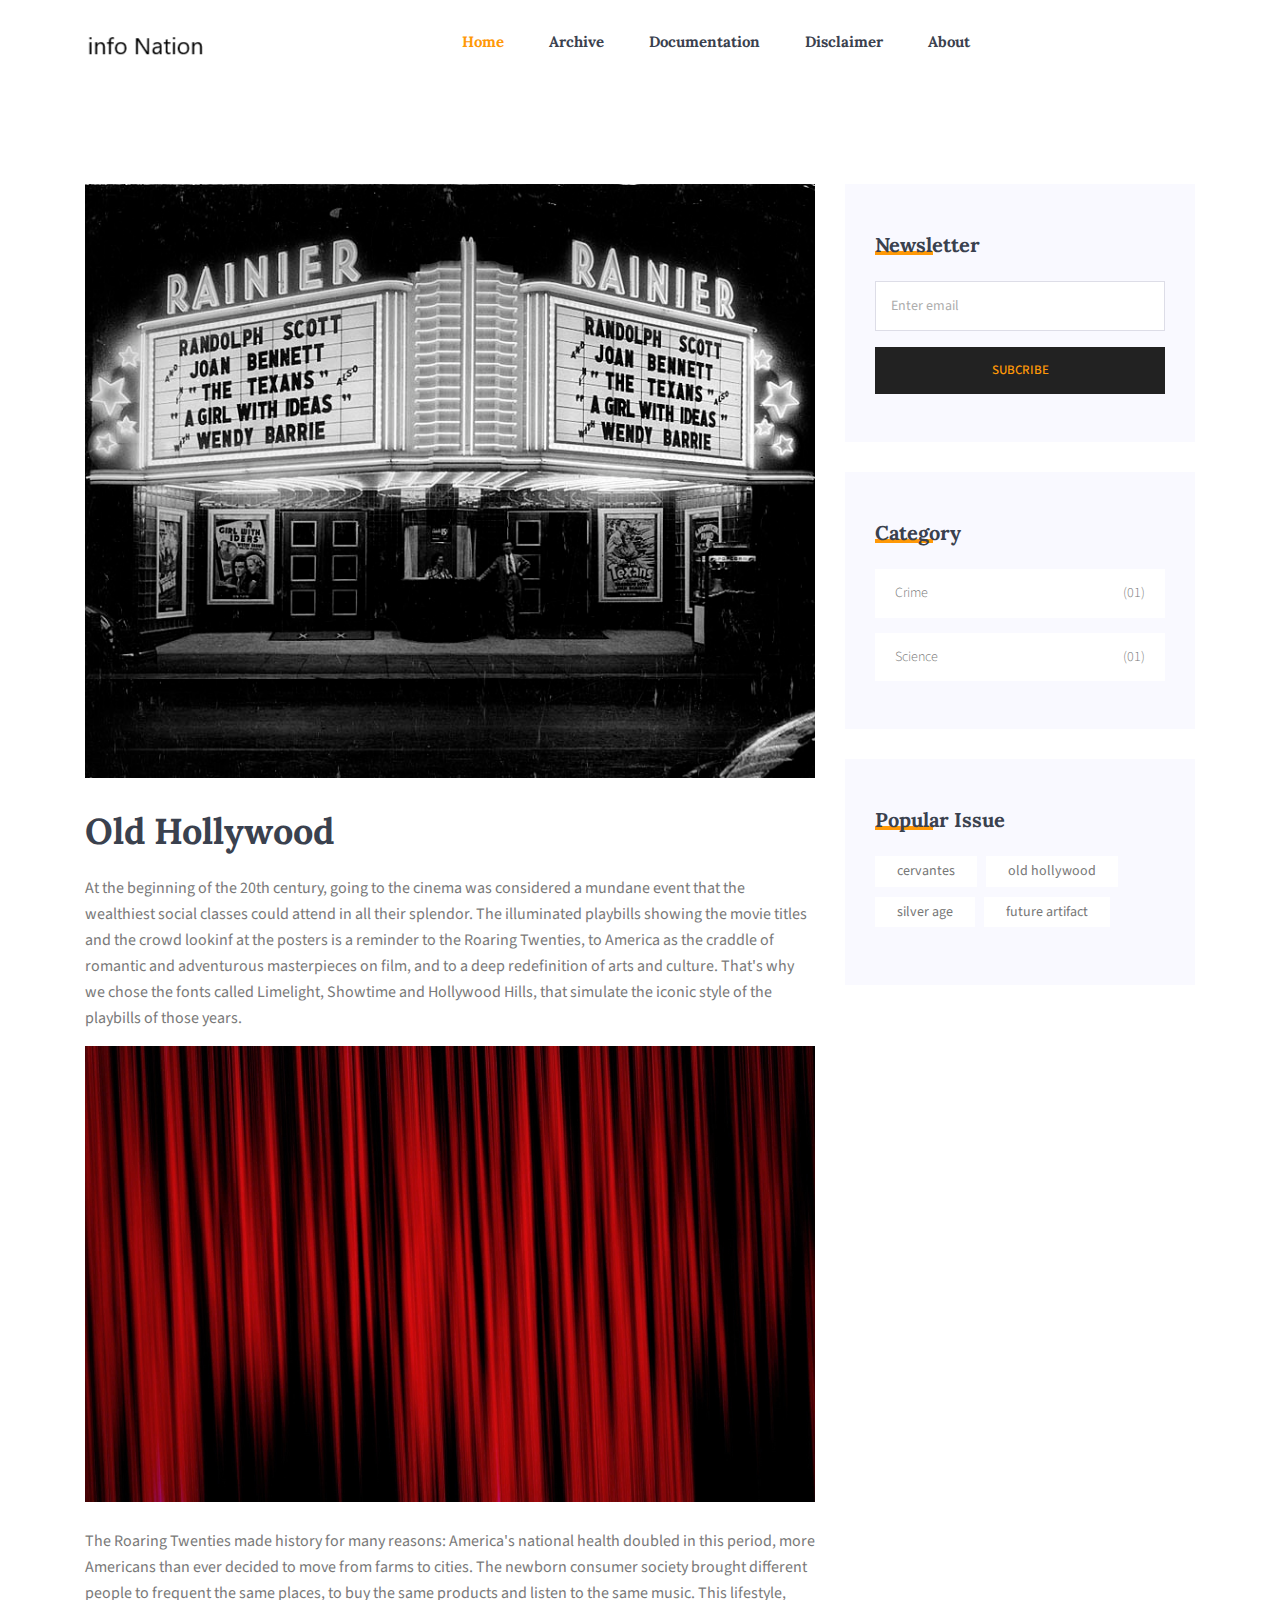
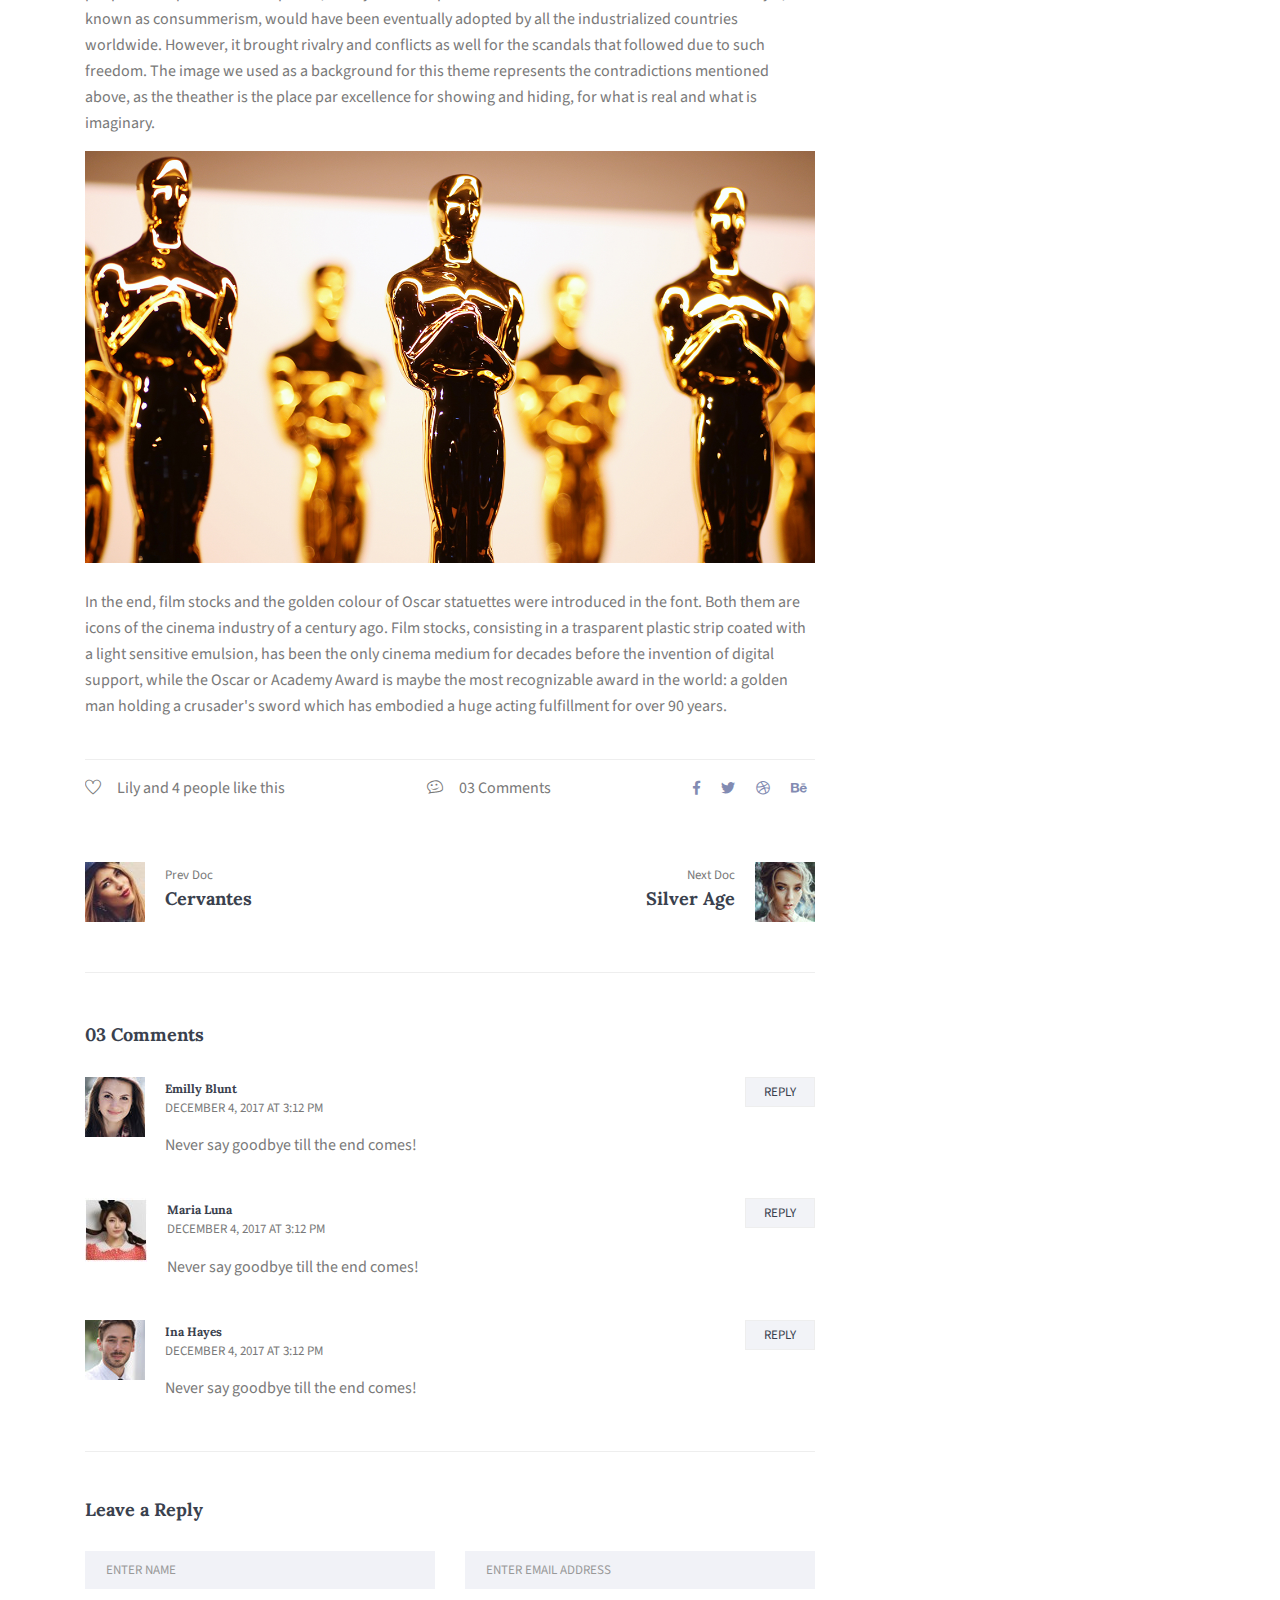
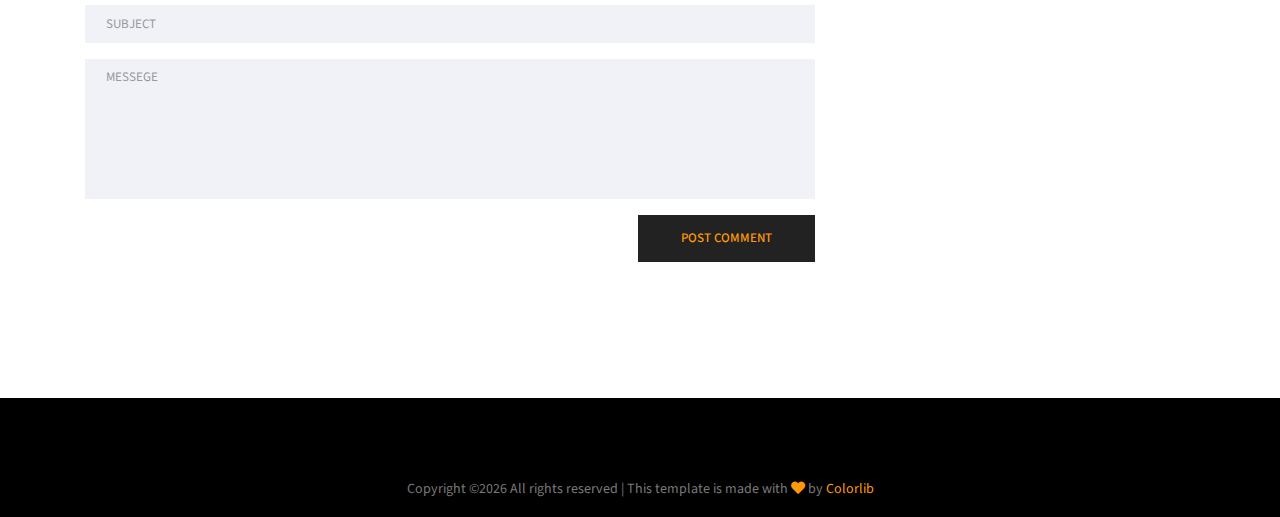
<file: blog-old.html>
<!DOCTYPE html>
<html lang="en">
<head>
  <meta charset="UTF-8">
  <meta name="viewport" content="width=device-width, initial-scale=1.0">
  <meta http-equiv="X-UA-Compatible" content="ie=edge">
  <title>info Nation - Old Hollywood Issue</title>
	<link rel="icon" href="img/Fevicon.png" type="image/png">

  <link rel="stylesheet" href="vendors/bootstrap/bootstrap.min.css">
  <link rel="stylesheet" href="vendors/fontawesome/css/all.min.css">
  <link rel="stylesheet" href="vendors/themify-icons/themify-icons.css">
  <link rel="stylesheet" href="vendors/linericon/style.css">
  <link rel="stylesheet" href="vendors/owl-carousel/owl.theme.default.min.css">
  <link rel="stylesheet" href="vendors/owl-carousel/owl.carousel.min.css">

  <link rel="stylesheet" href="css/style.css">
</head>
<body>
  <!--================Header Menu Area =================-->
   <header class="header_area">
    <div class="main_menu">
      <nav class="navbar navbar-expand-lg navbar-light">
        <div class="container box_1620">
          <!-- Brand and toggle get grouped for better mobile display -->
          <a class="navbar-brand logo_h" href="index.html"><img src="img/logo1.png" alt=""></a>
          <button class="navbar-toggler" type="button" data-toggle="collapse" data-target="#navbarSupportedContent" aria-controls="navbarSupportedContent" aria-expanded="false" aria-label="Toggle navigation">
            <span class="icon-bar"></span>
            <span class="icon-bar"></span>
            <span class="icon-bar"></span>
          </button>
          <!-- Collect the nav links, forms, and other content for toggling -->
          <div class="collapse navbar-collapse offset" id="navbarSupportedContent">
            <ul class="nav navbar-nav menu_nav justify-content-center">
              <li class="nav-item active"><a class="nav-link" href="index.html">Home</a></li> 
              <li class="nav-item"><a class="nav-link" href="extraction.html">Archive</a></li> 
              <li class="nav-item"><a class="nav-link" href="category.html">Documentation</a></li>
                <li class="nav-item"><a class="nav-link" href="blog-details.html">Disclaimer</a>
              <li class="nav-item"><a class="nav-link" href="contact.html">About</a></li>
            </ul>
          </div> 
        </div>
      </nav>
    </div>
  </header>
  <!--================Header Menu Area =================-->
  
  <!--================ Start Blog Post Area =================-->
  <section class="blog-post-area section-margin">
    <div class="container">
      <div class="row">
        <div class="col-lg-8">
            <div class="main_blog_details">
                <img class="img-fluid" src="img/cin.jpeg" alt="">
                <a href="#"><h4>Old Hollywood</h4></a>
                <p>
                  At the beginning of the 20th century, going to the cinema was considered a mundane event that the wealthiest social classes could attend in all their splendor. The illuminated playbills showing the movie titles and the crowd lookinf at the posters is a reminder to the Roaring Twenties, to America as the craddle of romantic and adventurous masterpieces on film, and to a deep redefinition of arts and culture. That's why we chose the fonts called Limelight, Showtime and Hollywood Hills, that simulate the iconic style of the playbills of those years.
                </p>
                <img class="img-fluid" src="img/tenda.jpg" alt="">
                <p>
                  <br>
                  The Roaring Twenties made history for many reasons: America's national health doubled in this period, more Americans than ever decided to move from farms to cities. The newborn consumer society brought different people to frequent the same places, to buy the same products and listen to the same music. This lifestyle, known as consummerism, would have been eventually adopted by all the industrialized countries worldwide. However, it brought rivalry and conflicts as well for the scandals that followed due to such freedom. The image we used as a background for this theme represents the contradictions mentioned above, as the theather is the place par excellence for showing and hiding, for what is real and what is imaginary. 
                </p>
                <img class="img-fluid" src="img/oscar.jpg" alt="">
                <p>
                  <br>
                  In the end, film stocks and the golden colour of Oscar statuettes were introduced in the font. Both them are icons of the cinema industry of a century ago. Film stocks, consisting in a trasparent plastic strip coated with a light sensitive emulsion, has been the only cinema medium for decades before the invention of digital support, while the Oscar or Academy Award is maybe the most recognizable award in the world: a golden man holding a crusader's sword which has embodied a huge acting fulfillment for over 90 years.
                </p>
               <div class="news_d_footer flex-column flex-sm-row">
                 <a href="#"><span class="align-middle mr-2"><i class="ti-heart"></i></span>Lily and 4 people like this</a>
                 <a class="justify-content-sm-center ml-sm-auto mt-sm-0 mt-2" href="#"><span class="align-middle mr-2"><i class="ti-themify-favicon"></i></span>03 Comments</a>
                 <div class="news_socail ml-sm-auto mt-sm-0 mt-2">
               <a href="#"><i class="fab fa-facebook-f"></i></a>
               <a href="#"><i class="fab fa-twitter"></i></a>
               <a href="#"><i class="fab fa-dribbble"></i></a>
               <a href="#"><i class="fab fa-behance"></i></a>
             </div>
               </div>
              </div>
          

          <div class="navigation-area">
                  <div class="row">
                      <div class="col-lg-6 col-md-6 col-12 nav-left flex-row d-flex justify-content-start align-items-center">
                          <div class="thumb">
                              <a href="blog-cerv.html"><img class="img-fluid" src="img/blog/prev.jpg" alt=""></a>
                          </div>
                          <div class="arrow">
                              <a href="blog-cerv.html"><span class="lnr text-white lnr-arrow-left"></span></a>
                          </div>
                          <div class="detials">
                              <p>Prev Doc</p>
                              <a href="blog-cerv.html"><h4>Cervantes</h4></a>
                          </div>
                      </div>
                      <div class="col-lg-6 col-md-6 col-12 nav-right flex-row d-flex justify-content-end align-items-center">
                          <div class="detials">
                              <p>Next Doc</p>
                              <a href="#"><h4>Silver Age</h4></a>
                          </div>
                          <div class="arrow">
                              <a href="blog-silver.html"><span class="lnr text-white lnr-arrow-right"></span></a>
                          </div>
                          <div class="thumb">
                              <a href="blog-silver.html"><img class="img-fluid" src="img/blog/next.jpg" alt=""></a>
                          </div>										
                      </div>									
                  </div>
                </div>
                <div class="comments-area">
                    <h4>03 Comments</h4>
                    <div class="comment-list">
                        <div class="single-comment justify-content-between d-flex">
                            <div class="user justify-content-between d-flex">
                                <div class="thumb">
                                    <img src="img/blog/c1.jpg" alt="">
                                </div>
                                <div class="desc">
                                    <h5><a href="#">Emilly Blunt</a></h5>
                                    <p class="date">December 4, 2017 at 3:12 pm </p>
                                    <p class="comment">
                                        Never say goodbye till the end comes!
                                    </p>
                                </div>
                            </div>
                            <div class="reply-btn">
                                    <a href="" class="btn-reply text-uppercase">reply</a> 
                            </div>
                        </div>
                    </div>		
                    <div class="comment-list">
                        <div class="single-comment justify-content-between d-flex">
                            <div class="user justify-content-between d-flex">
                                <div class="thumb">
                                    <img src="img/blog/c4.jpg" alt="">
                                </div>
                                <div class="desc">
                                    <h5><a href="#">Maria Luna</a></h5>
                                    <p class="date">December 4, 2017 at 3:12 pm </p>
                                    <p class="comment">
                                        Never say goodbye till the end comes!
                                    </p>
                                </div>
                            </div>
                            <div class="reply-btn">
                                    <a href="" class="btn-reply text-uppercase">reply</a> 
                            </div>
                        </div>
                    </div>	
                    <div class="comment-list">
                        <div class="single-comment justify-content-between d-flex">
                            <div class="user justify-content-between d-flex">
                                <div class="thumb">
                                    <img src="img/blog/c5.jpg" alt="">
                                </div>
                                <div class="desc">
                                    <h5><a href="#">Ina Hayes</a></h5>
                                    <p class="date">December 4, 2017 at 3:12 pm </p>
                                    <p class="comment">
                                        Never say goodbye till the end comes!
                                    </p>
                                </div>
                            </div>
                            <div class="reply-btn">
                                    <a href="" class="btn-reply text-uppercase">reply</a> 
                            </div>
                        </div>
                    </div>	                                             				
                </div>
                <div class="comment-form">
                    <h4>Leave a Reply</h4>
                    <form>
                        <div class="form-group form-inline">
                          <div class="form-group col-lg-6 col-md-6 name">
                            <input type="text" class="form-control" id="name" placeholder="Enter Name" onfocus="this.placeholder = ''" onblur="this.placeholder = 'Enter Name'">
                          </div>
                          <div class="form-group col-lg-6 col-md-6 email">
                            <input type="email" class="form-control" id="email" placeholder="Enter email address" onfocus="this.placeholder = ''" onblur="this.placeholder = 'Enter email address'">
                          </div>										
                        </div>
                        <div class="form-group">
                            <input type="text" class="form-control" id="subject" placeholder="Subject" onfocus="this.placeholder = ''" onblur="this.placeholder = 'Subject'">
                        </div>
                        <div class="form-group">
                            <textarea class="form-control mb-10" rows="5" name="message" placeholder="Messege" onfocus="this.placeholder = ''" onblur="this.placeholder = 'Messege'" required=""></textarea>
                        </div>
                        <a href="#" class="button submit_btn">Post Comment</a>	
                    </form>
                </div>
        </div>

        <!-- Start Blog Post Siddebar -->
        <div class="col-lg-4 sidebar-widgets">
            <div class="widget-wrap">
              <div class="single-sidebar-widget newsletter-widget">
                <h4 class="single-sidebar-widget__title">Newsletter</h4>
                <div class="form-group mt-30">
                  <div class="col-autos">
                    <input type="text" class="form-control" id="inlineFormInputGroup" placeholder="Enter email" onfocus="this.placeholder = ''"
                      onblur="this.placeholder = 'Enter email'">
                  </div>
                </div>
                <button class="bbtns d-block mt-20 w-100">Subcribe</button>
              </div>

                              <div class="single-sidebar-widget post-category-widget">
                  <h4 class="single-sidebar-widget__title">Category</h4>
                  <ul class="cat-list mt-20">
                    <li>
                      <a href="archive.html" class="d-flex justify-content-between">
                        <p>Crime</p>
                        <p>(01)</p>
                      </a>
                    </li>
                    <li>
                      <a href="archive.html" class="d-flex justify-content-between">
                        <p>Science</p>
                        <p>(01)</p>
                      </a>
                    </li>
                  </ul>
                </div>

                <div class="single-sidebar-widget tag_cloud_widget">
                    <h4 class="single-sidebar-widget__title">Popular Issue</h4>
                    <ul class="list">
                      <li>
                          <a href="blog-cerv.html">cervantes</a>
                      </li>
                      <li>
                          <a href="blog-old.html">old hollywood</a>
                      </li>
                      <li>
                          <a href="blog-silver.html">silver age</a>
                      </li>
                      <li>
                          <a href="blog-future.html">future artifact</a>
                      </li>
                    </ul>
                  </div>
                </div>
              </div>
            </div>
        <!-- End Blog Post Siddebar -->
      </div>
  </section>
  <!--================ End Blog Post Area =================-->

  <!--================ Start Footer Area =================-->
<footer class="footer-area">

      
      <div class="d-flex justify-content-center align-items-center flex-wrap">
        <p class="footer-text"><!-- Link back to Colorlib can't be removed. Template is licensed under CC BY 3.0. -->
Copyright &copy;<script>document.write(new Date().getFullYear());</script> All rights reserved | This template is made with <i class="fa fa-heart" aria-hidden="true"></i> by <a href="https://colorlib.com" target="_blank">Colorlib</a>
<!-- Link back to Colorlib can't be removed. Template is licensed under CC BY 3.0. --></p>

    </div>
  </footer>
  <!--================ End Footer Area =================-->

  <script src="vendors/jquery/jquery-3.2.1.min.js"></script>
  <script src="vendors/bootstrap/bootstrap.bundle.min.js"></script>
  <script src="vendors/owl-carousel/owl.carousel.min.js"></script>
  <script src="js/jquery.ajaxchimp.min.js"></script>
  <script src="js/mail-script.js"></script>
  <script src="js/main.js"></script>
</body>
</html>
</file>
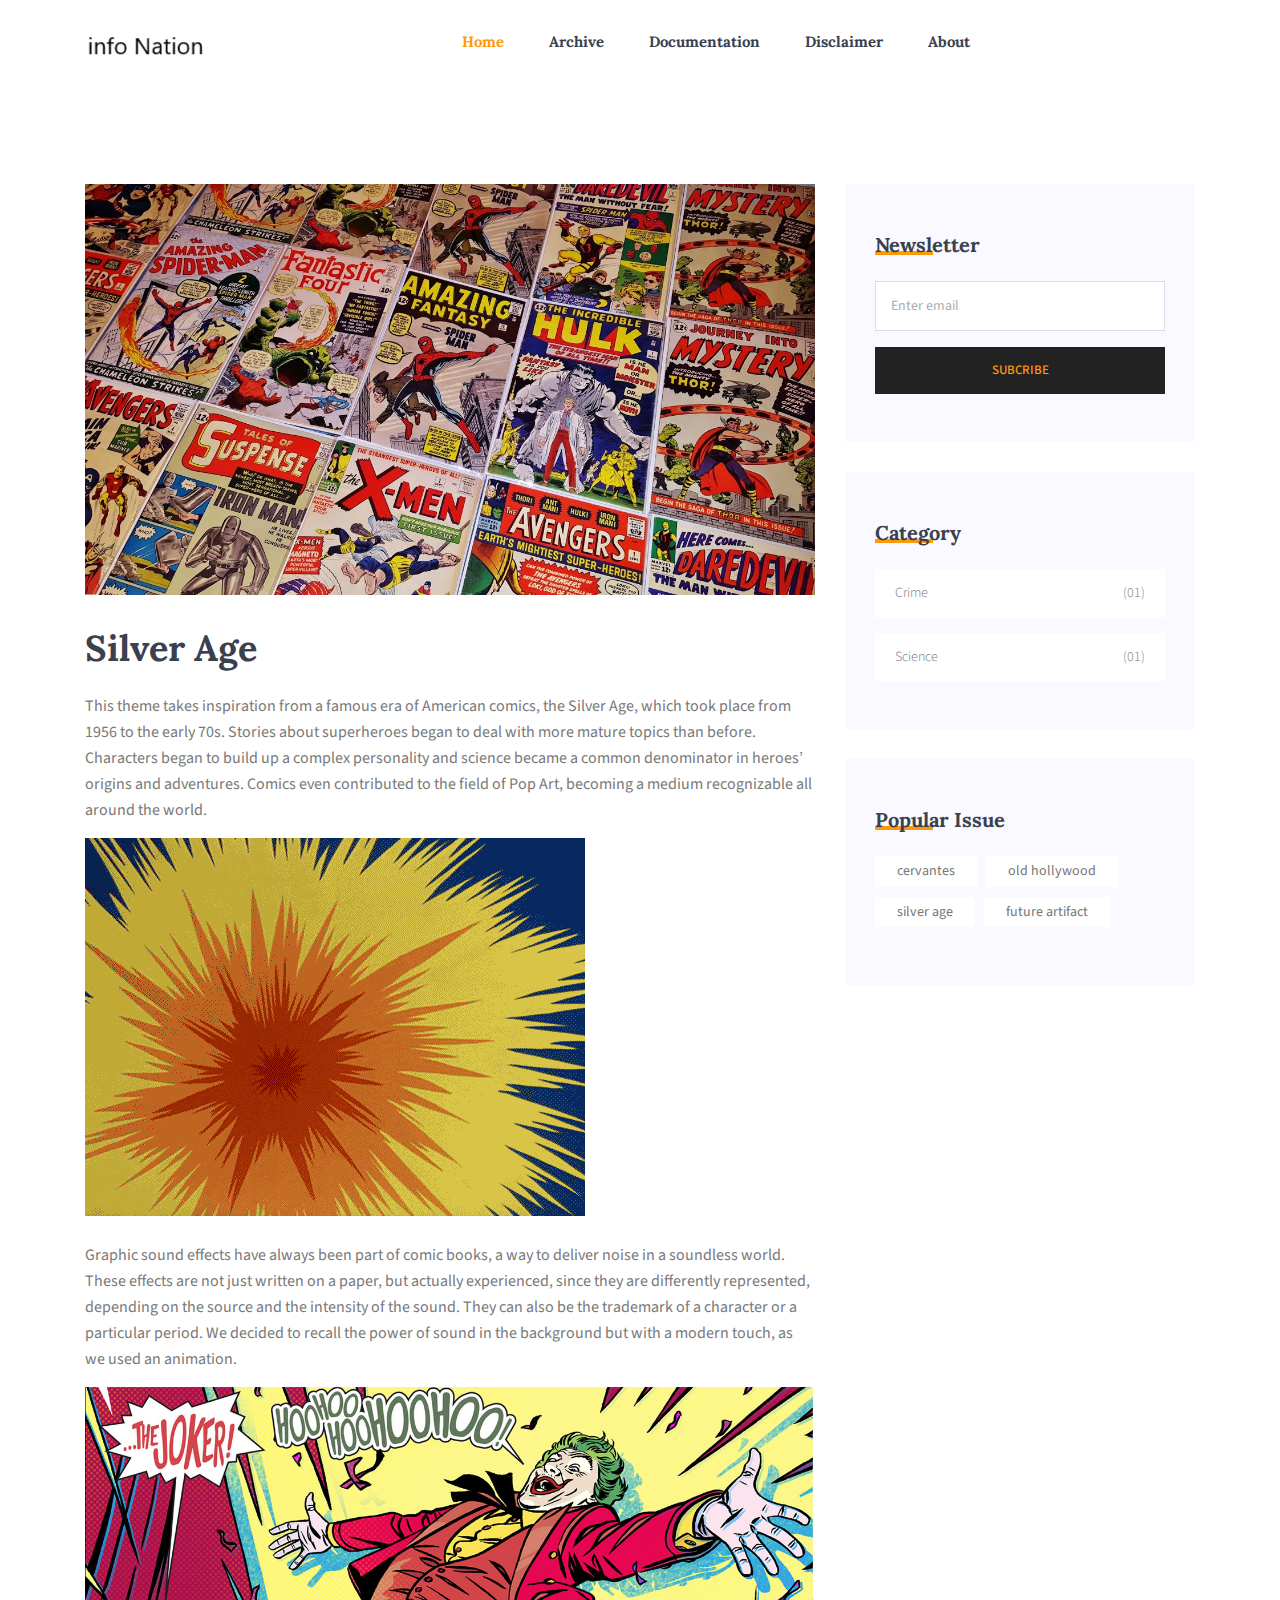
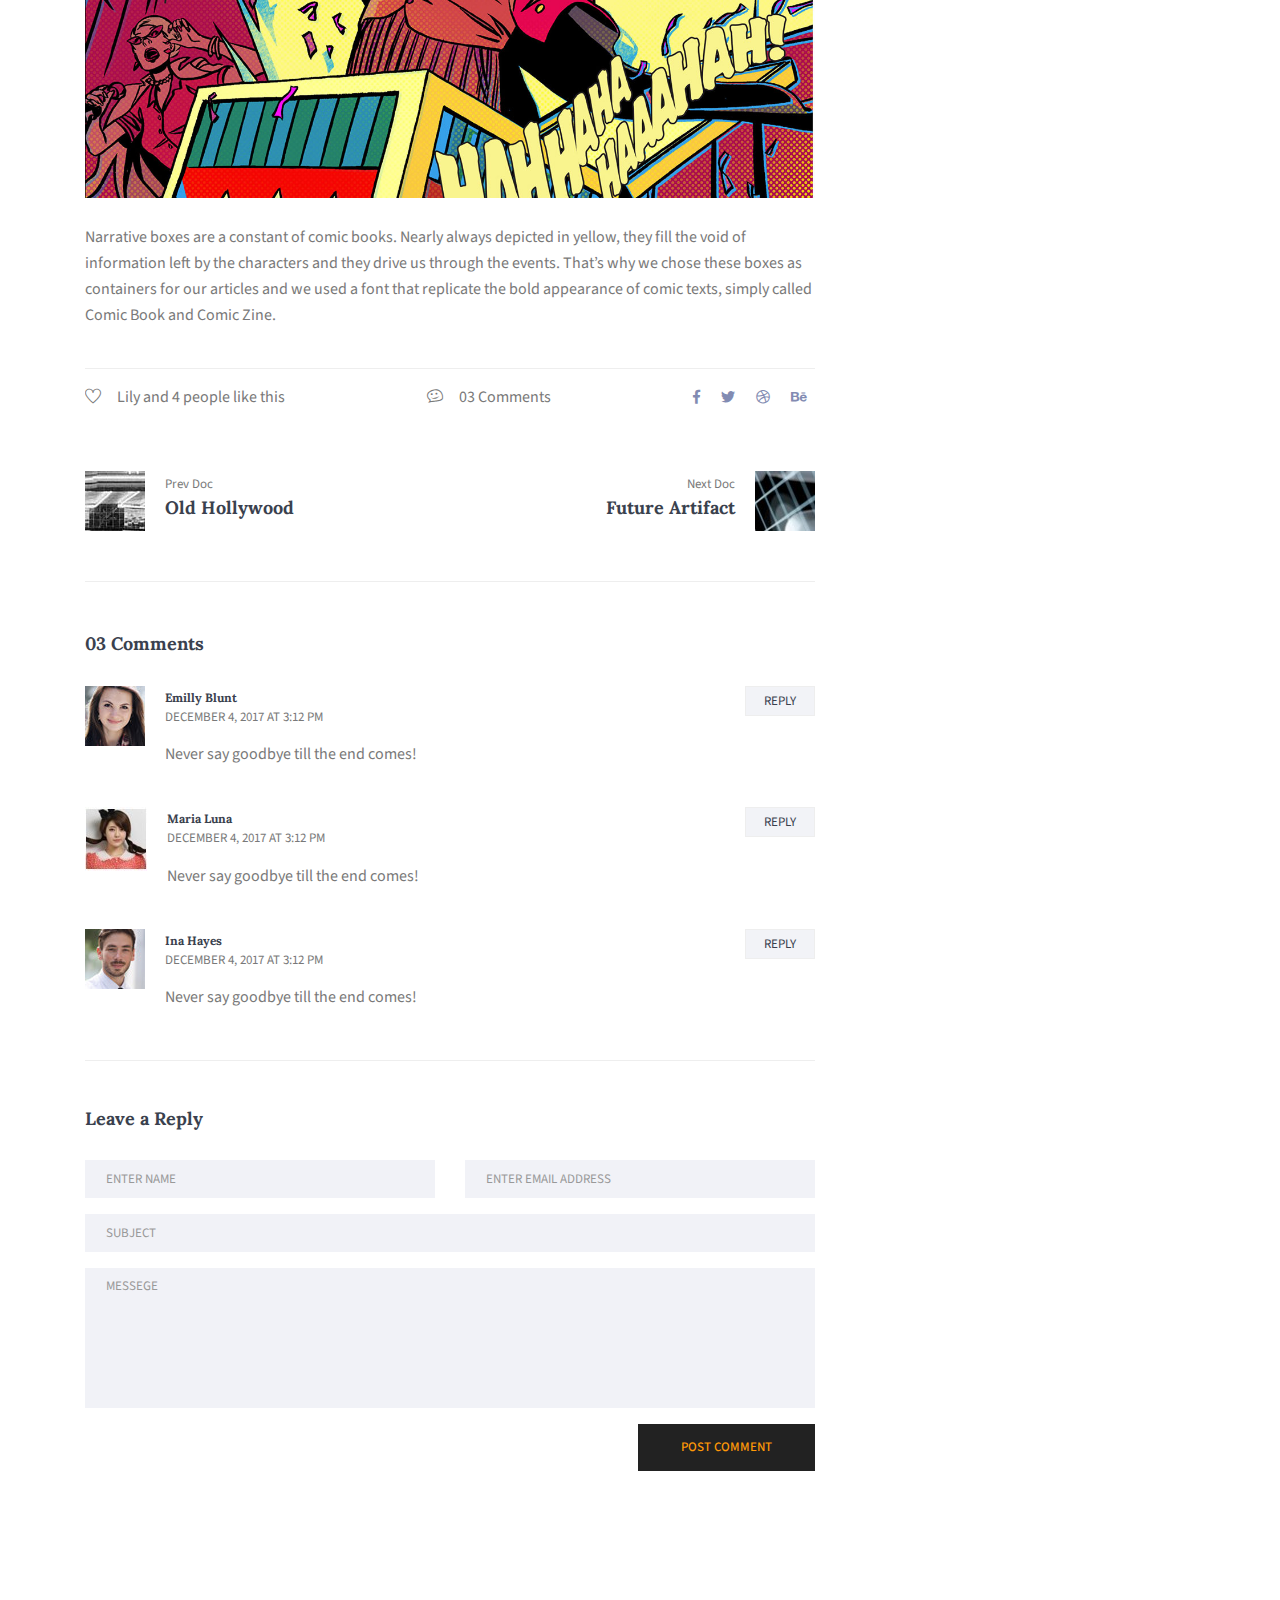
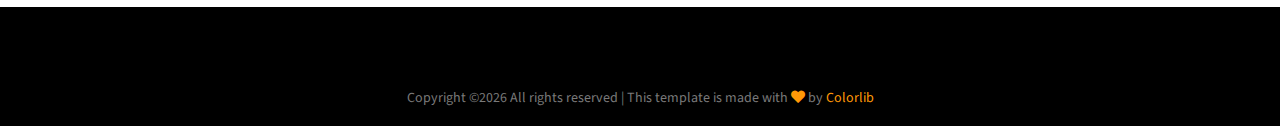
<file: blog-silver.html>
<!DOCTYPE html>
<html lang="en">
<head>
  <meta charset="UTF-8">
  <meta name="viewport" content="width=device-width, initial-scale=1.0">
  <meta http-equiv="X-UA-Compatible" content="ie=edge">
  <title>info Nation - Silver Age Issue</title>
	<link rel="icon" href="img/Fevicon.png" type="image/png">

  <link rel="stylesheet" href="vendors/bootstrap/bootstrap.min.css">
  <link rel="stylesheet" href="vendors/fontawesome/css/all.min.css">
  <link rel="stylesheet" href="vendors/themify-icons/themify-icons.css">
  <link rel="stylesheet" href="vendors/linericon/style.css">
  <link rel="stylesheet" href="vendors/owl-carousel/owl.theme.default.min.css">
  <link rel="stylesheet" href="vendors/owl-carousel/owl.carousel.min.css">

  <link rel="stylesheet" href="css/style.css">
</head>
<body>
  <!--================Header Menu Area =================-->
   <header class="header_area">
    <div class="main_menu">
      <nav class="navbar navbar-expand-lg navbar-light">
        <div class="container box_1620">
          <!-- Brand and toggle get grouped for better mobile display -->
          <a class="navbar-brand logo_h" href="index.html"><img src="img/logo1.png" alt=""></a>
          <button class="navbar-toggler" type="button" data-toggle="collapse" data-target="#navbarSupportedContent" aria-controls="navbarSupportedContent" aria-expanded="false" aria-label="Toggle navigation">
            <span class="icon-bar"></span>
            <span class="icon-bar"></span>
            <span class="icon-bar"></span>
          </button>
          <!-- Collect the nav links, forms, and other content for toggling -->
          <div class="collapse navbar-collapse offset" id="navbarSupportedContent">
            <ul class="nav navbar-nav menu_nav justify-content-center">
              <li class="nav-item active"><a class="nav-link" href="index.html">Home</a></li> 
              <li class="nav-item"><a class="nav-link" href="extraction.html">Archive</a></li> 
              <li class="nav-item"><a class="nav-link" href="category.html">Documentation</a></li>
                <li class="nav-item"><a class="nav-link" href="blog-details.html">Disclaimer</a>
              <li class="nav-item"><a class="nav-link" href="contact.html">About</a></li>
            </ul>
          </div> 
        </div>
      </nav>
    </div>
  </header>
  <!--================Header Menu Area =================-->
  
  <!--================ Start Blog Post Area =================-->
  <section class="blog-post-area section-margin">
    <div class="container">
      <div class="row">
        <div class="col-lg-8">
            <div class="main_blog_details">
                <img class="img-fluid" src="img/iro.jpg" alt="">
                <a href="#"><h4>Silver Age</h4></a>
                <p>
                  This theme takes inspiration from a famous era of American comics, the Silver Age, which took place from 1956 to the early 70s. Stories about superheroes began to deal with more mature topics than before. Characters began to build up a complex personality and science became a common denominator in heroes’ origins and adventures. Comics even contributed to the field of Pop Art, becoming a medium recognizable all around the world.
                </p>
                <img class="img-fluid" src="img/ex1.gif" alt="">
                <p>
                  <br>
                  Graphic sound effects have always been part of comic books, a way to deliver noise in a soundless world. These effects are not just written on a paper, but actually experienced, since they are differently represented, depending on the source and the intensity of the sound. They can also be the trademark of a character or a particular period. We decided to recall the power of sound in the background but with a modern touch, as we used an animation. 
                </p>
                <img class="img-fluid" src="img/box.jpg" alt="">
                <p>
                  <br>
                  Narrative boxes are a constant of comic books. Nearly always depicted in yellow, they fill the void of information left by the characters and they drive us through the events. That’s why we chose these boxes as containers for our articles and we used a font that replicate the bold appearance of comic texts, simply called Comic Book and Comic Zine.
                </p>
               <div class="news_d_footer flex-column flex-sm-row">
                 <a href="#"><span class="align-middle mr-2"><i class="ti-heart"></i></span>Lily and 4 people like this</a>
                 <a class="justify-content-sm-center ml-sm-auto mt-sm-0 mt-2" href="#"><span class="align-middle mr-2"><i class="ti-themify-favicon"></i></span>03 Comments</a>
                 <div class="news_socail ml-sm-auto mt-sm-0 mt-2">
               <a href="#"><i class="fab fa-facebook-f"></i></a>
               <a href="#"><i class="fab fa-twitter"></i></a>
               <a href="#"><i class="fab fa-dribbble"></i></a>
               <a href="#"><i class="fab fa-behance"></i></a>
             </div>
               </div>
              </div>
          

          <div class="navigation-area">
                  <div class="row">
                      <div class="col-lg-6 col-md-6 col-12 nav-left flex-row d-flex justify-content-start align-items-center">
                          <div class="thumb">
                              <a href="blog-old.html"><img class="img-fluid" src="img/cinP.jpeg" alt=""></a>
                          </div>
                          <div class="arrow">
                              <a href="blog-old.html"><span class="lnr text-white lnr-arrow-left"></span></a>
                          </div>
                          <div class="detials">
                              <p>Prev Doc</p>
                              <a href="blog-old.html"><h4>Old Hollywood</h4></a>
                          </div>
                      </div>
                      <div class="col-lg-6 col-md-6 col-12 nav-right flex-row d-flex justify-content-end align-items-center">
                          <div class="detials">
                              <p>Next Doc</p>
                              <a href="blog-future.html"><h4>Future Artifact</h4></a>
                          </div>
                          <div class="arrow">
                              <a href="blog-future.html"><span class="lnr text-white lnr-arrow-right"></span></a>
                          </div>
                          <div class="thumb">
                              <a href="blog-future.html"><img class="img-fluid" src="img/robotP.jpg" alt=""></a>
                          </div>										
                      </div>									
                  </div>
                </div>
                <div class="comments-area">
                    <h4>03 Comments</h4>
                    <div class="comment-list">
                        <div class="single-comment justify-content-between d-flex">
                            <div class="user justify-content-between d-flex">
                                <div class="thumb">
                                    <img src="img/blog/c1.jpg" alt="">
                                </div>
                                <div class="desc">
                                    <h5><a href="#">Emilly Blunt</a></h5>
                                    <p class="date">December 4, 2017 at 3:12 pm </p>
                                    <p class="comment">
                                        Never say goodbye till the end comes!
                                    </p>
                                </div>
                            </div>
                            <div class="reply-btn">
                                    <a href="" class="btn-reply text-uppercase">reply</a> 
                            </div>
                        </div>
                    </div>		
                    <div class="comment-list">
                        <div class="single-comment justify-content-between d-flex">
                            <div class="user justify-content-between d-flex">
                                <div class="thumb">
                                    <img src="img/blog/c4.jpg" alt="">
                                </div>
                                <div class="desc">
                                    <h5><a href="#">Maria Luna</a></h5>
                                    <p class="date">December 4, 2017 at 3:12 pm </p>
                                    <p class="comment">
                                        Never say goodbye till the end comes!
                                    </p>
                                </div>
                            </div>
                            <div class="reply-btn">
                                    <a href="" class="btn-reply text-uppercase">reply</a> 
                            </div>
                        </div>
                    </div>	
                    <div class="comment-list">
                        <div class="single-comment justify-content-between d-flex">
                            <div class="user justify-content-between d-flex">
                                <div class="thumb">
                                    <img src="img/blog/c5.jpg" alt="">
                                </div>
                                <div class="desc">
                                    <h5><a href="#">Ina Hayes</a></h5>
                                    <p class="date">December 4, 2017 at 3:12 pm </p>
                                    <p class="comment">
                                        Never say goodbye till the end comes!
                                    </p>
                                </div>
                            </div>
                            <div class="reply-btn">
                                    <a href="" class="btn-reply text-uppercase">reply</a> 
                            </div>
                        </div>
                    </div>	                                             				
                </div>
                <div class="comment-form">
                    <h4>Leave a Reply</h4>
                    <form>
                        <div class="form-group form-inline">
                          <div class="form-group col-lg-6 col-md-6 name">
                            <input type="text" class="form-control" id="name" placeholder="Enter Name" onfocus="this.placeholder = ''" onblur="this.placeholder = 'Enter Name'">
                          </div>
                          <div class="form-group col-lg-6 col-md-6 email">
                            <input type="email" class="form-control" id="email" placeholder="Enter email address" onfocus="this.placeholder = ''" onblur="this.placeholder = 'Enter email address'">
                          </div>										
                        </div>
                        <div class="form-group">
                            <input type="text" class="form-control" id="subject" placeholder="Subject" onfocus="this.placeholder = ''" onblur="this.placeholder = 'Subject'">
                        </div>
                        <div class="form-group">
                            <textarea class="form-control mb-10" rows="5" name="message" placeholder="Messege" onfocus="this.placeholder = ''" onblur="this.placeholder = 'Messege'" required=""></textarea>
                        </div>
                        <a href="#" class="button submit_btn">Post Comment</a>	
                    </form>
                </div>
        </div>

        <!-- Start Blog Post Siddebar -->
        <div class="col-lg-4 sidebar-widgets">
            <div class="widget-wrap">
              <div class="single-sidebar-widget newsletter-widget">
                <h4 class="single-sidebar-widget__title">Newsletter</h4>
                <div class="form-group mt-30">
                  <div class="col-autos">
                    <input type="text" class="form-control" id="inlineFormInputGroup" placeholder="Enter email" onfocus="this.placeholder = ''"
                      onblur="this.placeholder = 'Enter email'">
                  </div>
                </div>
                <button class="bbtns d-block mt-20 w-100">Subcribe</button>
              </div>

                              <div class="single-sidebar-widget post-category-widget">
                  <h4 class="single-sidebar-widget__title">Category</h4>
                  <ul class="cat-list mt-20">
                    <li>
                      <a href="archive.html" class="d-flex justify-content-between">
                        <p>Crime</p>
                        <p>(01)</p>
                      </a>
                    </li>
                    <li>
                      <a href="archive.html" class="d-flex justify-content-between">
                        <p>Science</p>
                        <p>(01)</p>
                      </a>
                    </li>
                  </ul>
                </div>

                <div class="single-sidebar-widget tag_cloud_widget">
                    <h4 class="single-sidebar-widget__title">Popular Issue</h4>
                    <ul class="list">
                      <li>
                          <a href="blog-cerv.html">cervantes</a>
                      </li>
                      <li>
                          <a href="blog-old.html">old hollywood</a>
                      </li>
                      <li>
                          <a href="category.html">silver age</a>
                      </li>
                      <li>
                          <a href="category.html">future artifact</a>
                      </li>
                    </ul>
                  </div>
                </div>
              </div>
            </div>
        <!-- End Blog Post Siddebar -->
      </div>
  </section>
  <!--================ End Blog Post Area =================-->

  <!--================ Start Footer Area =================-->
<footer class="footer-area">

      
      <div class="d-flex justify-content-center align-items-center flex-wrap">
        <p class="footer-text"><!-- Link back to Colorlib can't be removed. Template is licensed under CC BY 3.0. -->
Copyright &copy;<script>document.write(new Date().getFullYear());</script> All rights reserved | This template is made with <i class="fa fa-heart" aria-hidden="true"></i> by <a href="https://colorlib.com" target="_blank">Colorlib</a>
<!-- Link back to Colorlib can't be removed. Template is licensed under CC BY 3.0. --></p>

    </div>
  </footer>
  <!--================ End Footer Area =================-->

  <script src="vendors/jquery/jquery-3.2.1.min.js"></script>
  <script src="vendors/bootstrap/bootstrap.bundle.min.js"></script>
  <script src="vendors/owl-carousel/owl.carousel.min.js"></script>
  <script src="js/jquery.ajaxchimp.min.js"></script>
  <script src="js/mail-script.js"></script>
  <script src="js/main.js"></script>
</body>
</html>
</file>
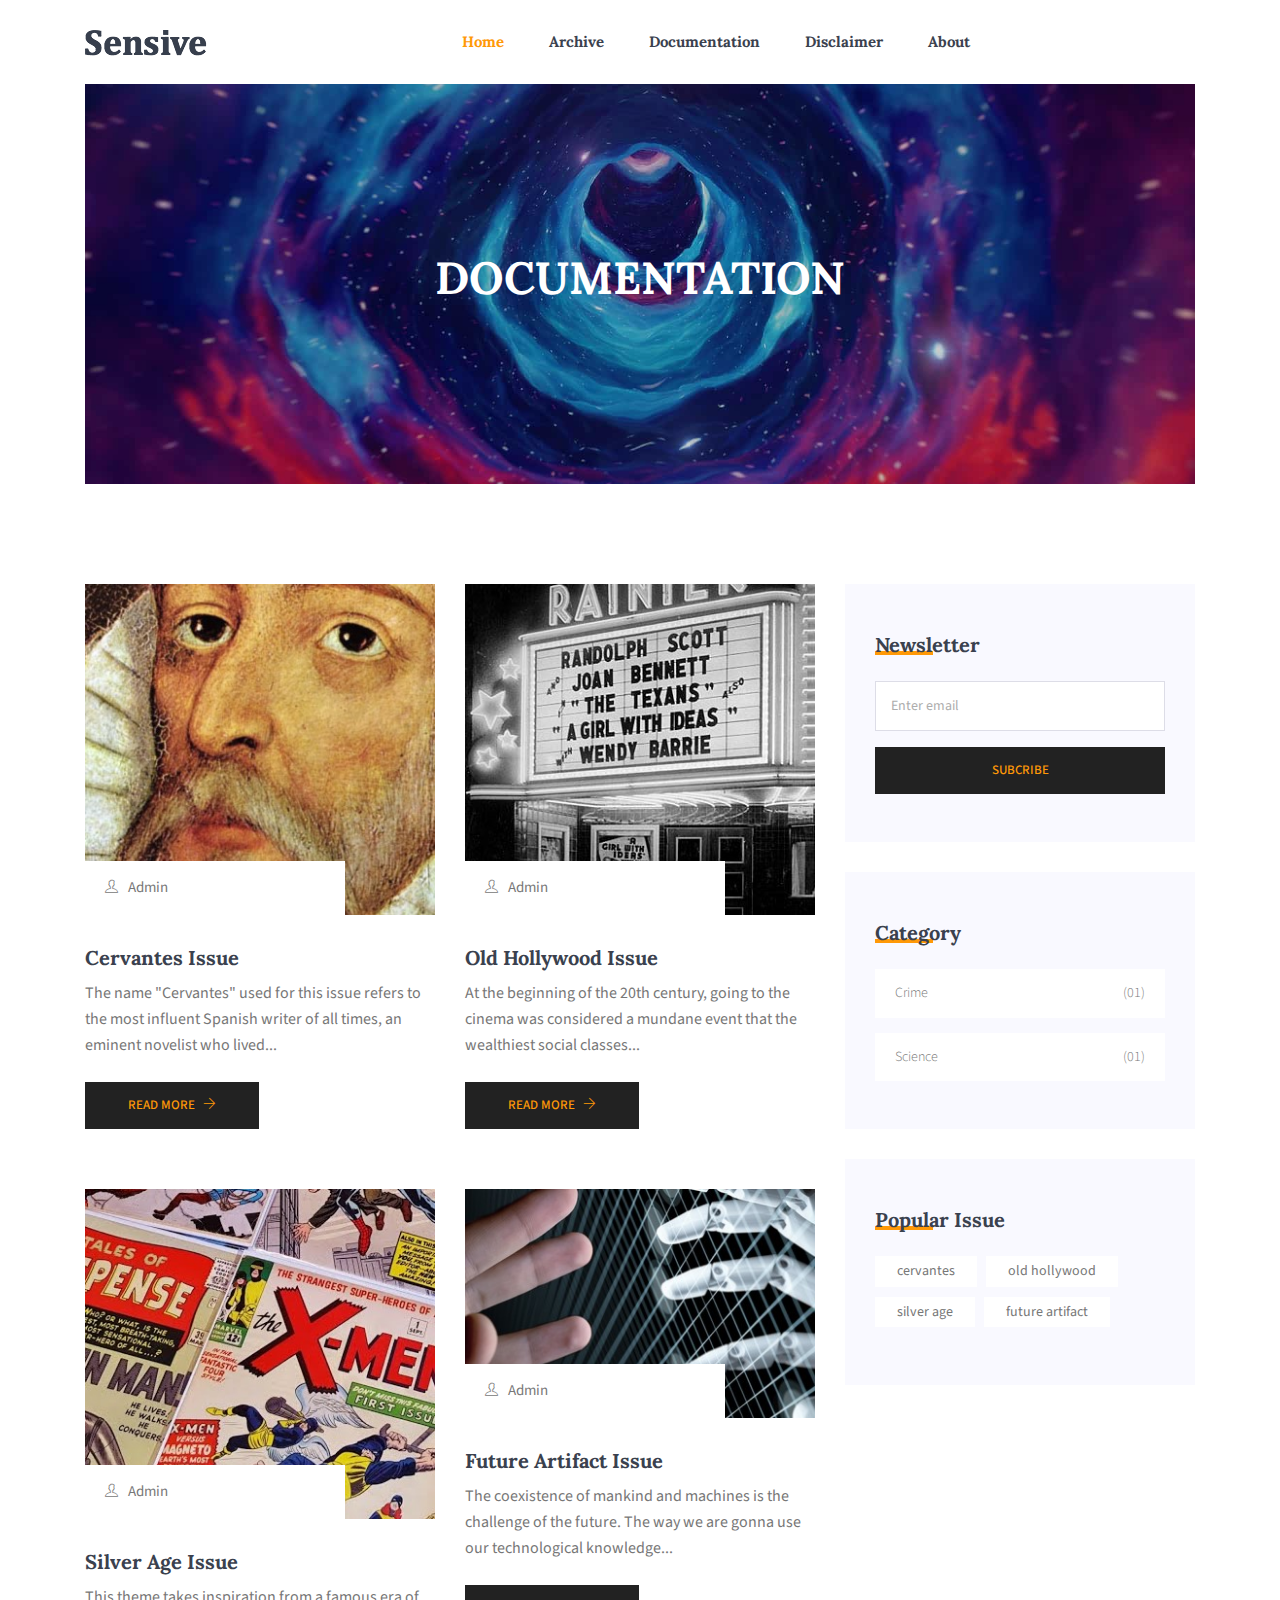
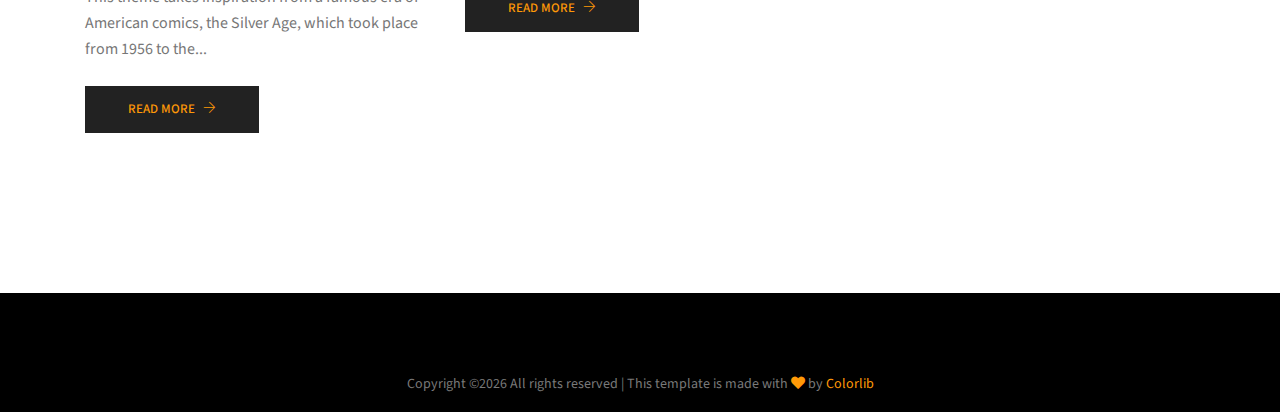
<file: category.html>
<!DOCTYPE html>
<html lang="en">
<head>
  <meta charset="UTF-8">
  <meta name="viewport" content="width=device-width, initial-scale=1.0">
  <meta http-equiv="X-UA-Compatible" content="ie=edge">
  <title>info Nation - Documentation</title>
	<link rel="icon" href="img/Fevicon.png" type="image/png">

  <link rel="stylesheet" href="vendors/bootstrap/bootstrap.min.css">
  <link rel="stylesheet" href="vendors/fontawesome/css/all.min.css">
  <link rel="stylesheet" href="vendors/themify-icons/themify-icons.css">
  <link rel="stylesheet" href="vendors/linericon/style.css">
  <link rel="stylesheet" href="vendors/owl-carousel/owl.theme.default.min.css">
  <link rel="stylesheet" href="vendors/owl-carousel/owl.carousel.min.css">

  <link rel="stylesheet" href="css/style.css">
</head>
<body>
  <!--================Header Menu Area =================-->
  <header class="header_area">
    <div class="main_menu">
      <nav class="navbar navbar-expand-lg navbar-light">
        <div class="container box_1620">
          <!-- Brand and toggle get grouped for better mobile display -->
          <a class="navbar-brand logo_h" href="index.html"><img src="img/logo.png" alt=""></a>
          <button class="navbar-toggler" type="button" data-toggle="collapse" data-target="#navbarSupportedContent" aria-controls="navbarSupportedContent" aria-expanded="false" aria-label="Toggle navigation">
            <span class="icon-bar"></span>
            <span class="icon-bar"></span>
            <span class="icon-bar"></span>
          </button>
          <!-- Collect the nav links, forms, and other content for toggling -->
          <div class="collapse navbar-collapse offset" id="navbarSupportedContent">
            <ul class="nav navbar-nav menu_nav justify-content-center">
              <li class="nav-item active"><a class="nav-link" href="index.html">Home</a></li> 
              <li class="nav-item"><a class="nav-link" href="extraction.html">Archive</a></li> 
              <li class="nav-item"><a class="nav-link" href="category.html">Documentation</a></li>
                <li class="nav-item"><a class="nav-link" href="blog-details.html">Disclaimer</a>
              <li class="nav-item"><a class="nav-link" href="contact.html">About</a></li>
            </ul>
          </div> 
        </div>
      </nav>
    </div>
  </header>
  <!--================Header Menu Area =================-->
  
  <!--================ Hero sm Banner start =================-->        
  <section class="mb-30px">
    <div class="container">
      <div class="hero-banner hero-banner--sm">
        <div class="hero-banner__content">
          <h1>DOCUMENTATION</h1>
        </div>
      </div>
    </div>
  </section>
  <!--================ Hero sm Banner end =================-->      
  

  <!--================ Start Blog Post Area =================-->
  <section class="blog-post-area section-margin">
    <div class="container">
      <div class="row">
        <div class="col-lg-8">
          <div class="row">
            <div class="col-md-6">
              <div class="single-recent-blog-post card-view">
                <div class="thumb">
                  <img class="card-img rounded-0" src="img/cerv1.jpg" alt="">
                  <ul class="thumb-info">
                    <li><a href="#"><i class="ti-user"></i>Admin</a></li>
                  </ul>
                </div>
                <div class="details mt-20">
                  
                    <h3>Cervantes Issue</h3>
                  
                  <p>The name "Cervantes" used for this issue refers to the most influent Spanish writer of all times, an eminent novelist who lived...</p>
                  <a class="button" href="blog-cerv.html">Read More <i class="ti-arrow-right"></i></a>
                </div>
              </div>
            </div>
            
            
            <div class="col-md-6">
              <div class="single-recent-blog-post card-view">
                <div class="thumb">
                  <img class="card-img rounded-0" src="img/cin1.jpeg" alt="">
                  <ul class="thumb-info">
                    <li><a href="#"><i class="ti-user"></i>Admin</a></li>
                  </ul>
                </div>
                <div class="details mt-20">
                  
                    <h3>Old Hollywood Issue</h3>
                  
                  <p>At the beginning of the 20th century, going to the cinema was considered a mundane event that the wealthiest social classes...</p>
                  <a class="button" href="blog-old.html">Read More <i class="ti-arrow-right"></i></a>
                </div>
              </div>
            </div>
            <div class="col-md-6">
              <div class="single-recent-blog-post card-view">
                <div class="thumb">
                  <img class="card-img rounded-0" src="img/ir2.jpg" alt="">
                  <ul class="thumb-info">
                    <li><a href="#"><i class="ti-user"></i>Admin</a></li>
                  </ul>
                </div>
                <div class="details mt-20">

                    <h3>Silver Age Issue</h3>
                  </a>
                  <p>This theme takes inspiration from a famous era of American comics, the Silver Age, which took place from 1956 to the...</p>
                  <a class="button" href="blog-silver.html">Read More <i class="ti-arrow-right"></i></a>
                </div>
              </div>
            </div>
            
            
            <div class="col-md-6">
              <div class="single-recent-blog-post card-view">
                <div class="thumb">
                  <img class="card-img rounded-0" src="img/robot1.jpg" alt="">
                  <ul class="thumb-info">
                    <li><a href="#"><i class="ti-user"></i>Admin</a></li>
                  </ul>
                </div>
                <div class="details mt-20">

                    <h3>Future Artifact Issue</h3>
                  </a>
                  <p>The coexistence of mankind and machines is the challenge of the future. The way we are gonna use our technological knowledge...</p>
                  <a class="button" href="blog-future.html">Read More <i class="ti-arrow-right"></i></a>
                </div>
              </div>
            </div>
          </div>

        </div>

        <!-- Start Blog Post Siddebar -->
        <div class="col-lg-4 sidebar-widgets">
            <div class="widget-wrap">
              <div class="single-sidebar-widget newsletter-widget">
                <h4 class="single-sidebar-widget__title">Newsletter</h4>
                <div class="form-group mt-30">
                  <div class="col-autos">
                    <input type="text" class="form-control" id="inlineFormInputGroup" placeholder="Enter email" onfocus="this.placeholder = ''"
                      onblur="this.placeholder = 'Enter email'">
                  </div>
                </div>
                <button class="bbtns d-block mt-20 w-100">Subcribe</button>
              </div>


                <div class="single-sidebar-widget post-category-widget">
                  <h4 class="single-sidebar-widget__title">Category</h4>
                  <ul class="cat-list mt-20">
                    <li>
                      <a href="archive.html" class="d-flex justify-content-between">
                        <p>Crime</p>
                        <p>(01)</p>
                      </a>
                    </li>
                    <li>
                      <a href="archive.html" class="d-flex justify-content-between">
                        <p>Science</p>
                        <p>(01)</p>
                      </a>
                    </li>
                  </ul>
                </div>

                <div class="single-sidebar-widget tag_cloud_widget">
                    <h4 class="single-sidebar-widget__title">Popular Issue</h4>
                    <ul class="list">
                      <li>
                          <a href="blog-cerv.html">cervantes</a>
                      </li>
                      <li>
                          <a href="blog-old.html">old hollywood</a>
                      </li>
                      <li>
                          <a href="blog-silver.html">silver age</a>
                      </li>
                      <li>
                          <a href="blog-future.html">future artifact</a>
                      </li>
                    </ul>
                  </div>
                </div>
              </div>
            </div>
        <!-- End Blog Post Siddebar -->
      </div>
  </section>
  <!--================ End Blog Post Area =================-->

  <!--================ Start Footer Area =================-->
<footer class="footer-area">

      
      <div class="d-flex justify-content-center align-items-center flex-wrap">
        <p class="footer-text"><!-- Link back to Colorlib can't be removed. Template is licensed under CC BY 3.0. -->
Copyright &copy;<script>document.write(new Date().getFullYear());</script> All rights reserved | This template is made with <i class="fa fa-heart" aria-hidden="true"></i> by <a href="https://colorlib.com" target="_blank">Colorlib</a>
<!-- Link back to Colorlib can't be removed. Template is licensed under CC BY 3.0. --></p>

    </div>
  </footer>
  <!--================ End Footer Area =================-->

  <script src="vendors/jquery/jquery-3.2.1.min.js"></script>
  <script src="vendors/bootstrap/bootstrap.bundle.min.js"></script>
  <script src="vendors/owl-carousel/owl.carousel.min.js"></script>
  <script src="js/jquery.ajaxchimp.min.js"></script>
  <script src="js/mail-script.js"></script>
  <script src="js/main.js"></script>
</body>
</html>
</file>
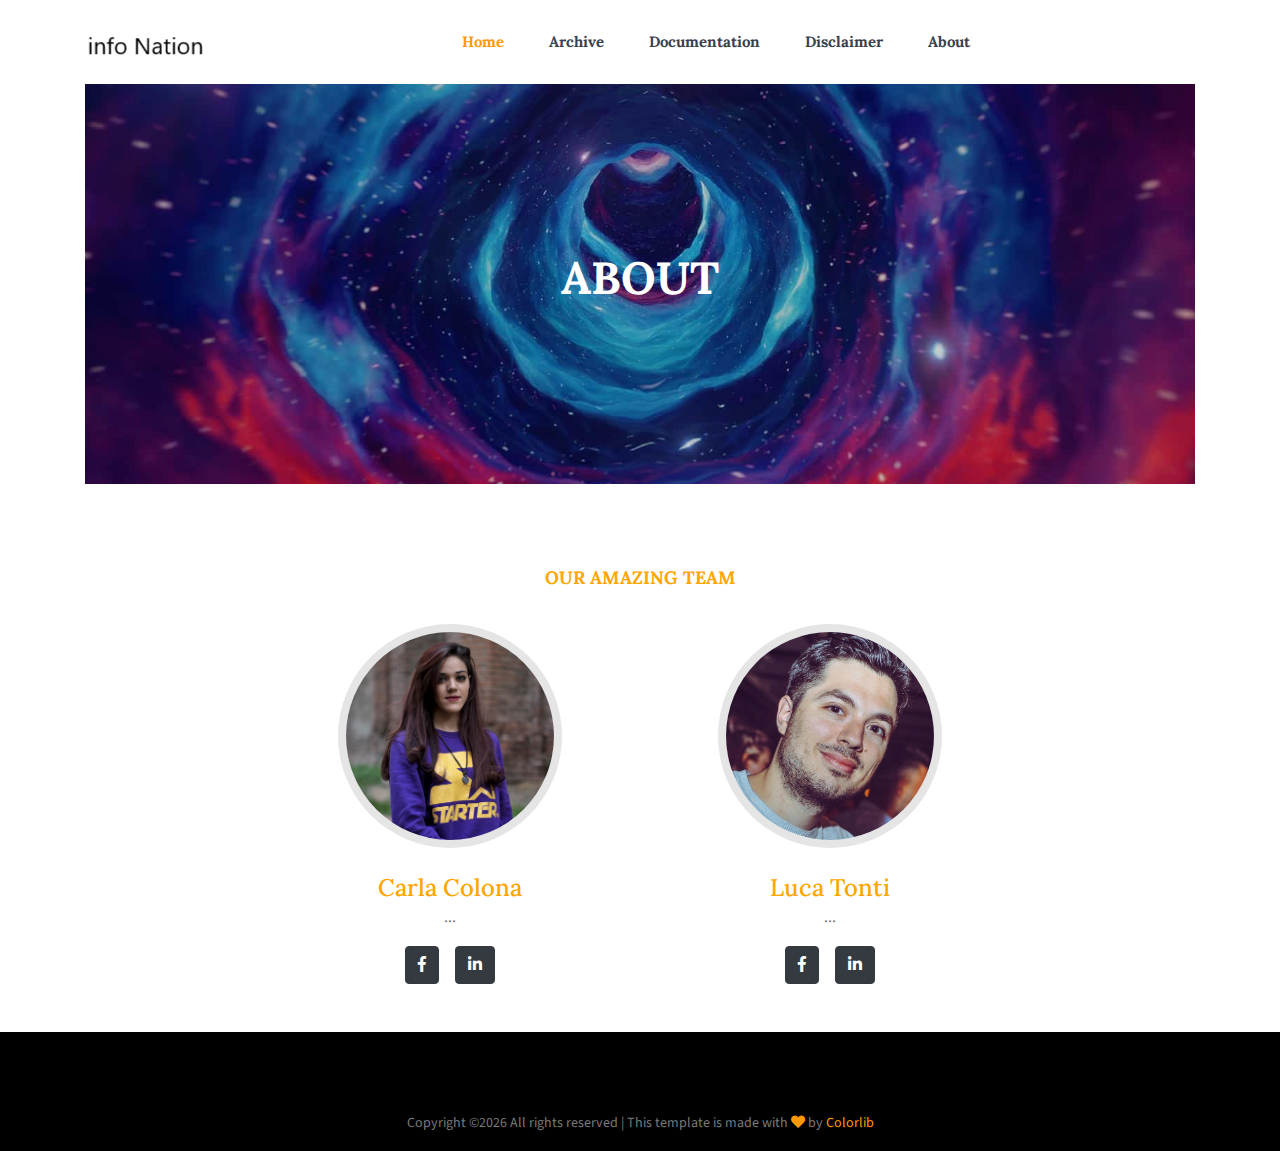
<file: contact.html>
<!DOCTYPE html>
<html lang="en">
<head>
  <meta charset="UTF-8">
  <meta name="viewport" content="width=device-width, initial-scale=1.0">
  <meta http-equiv="X-UA-Compatible" content="ie=edge">
  <title>info Nation - About</title>
	<link rel="icon" href="img/Fevicon.png" type="image/png">

  <link rel="stylesheet" href="vendors/bootstrap/bootstrap.min.css">
  <link rel="stylesheet" href="vendors/fontawesome/css/all.min.css">
  <link rel="stylesheet" href="vendors/themify-icons/themify-icons.css">
  <link rel="stylesheet" href="vendors/linericon/style.css">
  <link rel="stylesheet" href="vendors/owl-carousel/owl.theme.default.min.css">
  <link rel="stylesheet" href="vendors/owl-carousel/owl.carousel.min.css">

  <link rel="stylesheet" href="css/style.css">
</head>
<style type="text/css">
  body {
    background-color: white;
  }
  .team-member {
  margin-bottom: 3rem;
  text-align: center;
}
.team-member img {
  width: 14rem;
  height: 14rem;
  border: 0.5rem solid rgba(0, 0, 0, 0.1);
}
.team-member h4 {
  margin-top: 1.5rem;
  margin-bottom: 0;
}

section#contact {
  background-color: #212529;
  background-image: url("../assets/img/map-image.png");
  background-repeat: no-repeat;
  background-position: center;
}
section#contact .section-heading {
  color: #fff;
}
section#contact form#contactForm .form-group {
  margin-bottom: 1.5rem;
}
section#contact form#contactForm .form-group input,
section#contact form#contactForm .form-group textarea {
  padding: 1.25rem;
}
section#contact form#contactForm .form-group input.form-control {
  height: auto;
}
section#contact form#contactForm .form-group-textarea {
  height: 100%;
}
section#contact form#contactForm .form-group-textarea textarea {
  height: 100%;
  min-height: 10rem;
}
section#contact form#contactForm p.help-block {
  margin: 0;
}
section#contact form#contactForm .form-control:focus {
  border-color: #fed136;
  box-shadow: none;
}

</style>
<body>
  <!--================Header Menu Area =================-->
<header class="header_area">
    <div class="main_menu">
      <nav class="navbar navbar-expand-lg navbar-light">
        <div class="container box_1620">
          <!-- Brand and toggle get grouped for better mobile display -->
          <a class="navbar-brand logo_h" href="index.html"><img src="img/logo1.png" alt=""></a>
          <button class="navbar-toggler" type="button" data-toggle="collapse" data-target="#navbarSupportedContent" aria-controls="navbarSupportedContent" aria-expanded="false" aria-label="Toggle navigation">
            <span class="icon-bar"></span>
            <span class="icon-bar"></span>
            <span class="icon-bar"></span>
          </button>
          <!-- Collect the nav links, forms, and other content for toggling -->
          <div class="collapse navbar-collapse offset" id="navbarSupportedContent">
            <ul class="nav navbar-nav menu_nav justify-content-center">
              <li class="nav-item active"><a class="nav-link" href="index.html">Home</a></li> 
              <li class="nav-item"><a class="nav-link" href="extraction.html">Archive</a></li> 
              <li class="nav-item"><a class="nav-link" href="category.html">Documentation</a></li>
                <li class="nav-item"><a class="nav-link" href="blog-details.html">Disclaimer</a>
              <li class="nav-item"><a class="nav-link" href="contact.html">About</a></li>
            </ul>
          </div> 
        </div>
      </nav>
    </div>
  </header>
  <!--================Header Menu Area =================-->
  
  <!--================ Hero sm banner start =================-->  
  <section class="mb-30px">
    <div class="container">
      <div class="hero-banner hero-banner--sm">
        <div class="hero-banner__content">
          <h1>ABOUT</h1>
        </div>
      </div>
    </div>
  </section>
  <!--================ Hero sm banner end =================-->  


  <!-- ================ contact section start ================= -->

<section class="page-section" id="team">
            <div class="container">
                <div class="text-center">
                  <br>
                  <br>
                    <h2 class="section-heading text-uppercase" style="color: orange;">Our Amazing Team</h2>
                    
                </div>
                <br>
                <div class="row justify-content-center">
                    <div class="col-lg-4">
                        <div class="team-member">
                            <img class="mx-auto rounded-circle" style="background-color: white;" src="img/carla.jpg" alt="" />
                            <h4 style="color: orange;">Carla Colona</h4>
                            <p class="text-muted">...</p>
                            </i></a><a class="btn btn-dark btn-social mx-2" href="#!"><i class="fab fa-facebook-f"></i></a><a class="btn btn-dark btn-social mx-2" href="#!"><i class="fab fa-linkedin-in"></i></a>
                        </div>
                    </div>
                    <div class="col-lg-4">
                        <div class="team-member">
                            <img class="mx-auto rounded-circle" style="background-color: white;" src="img/luca.jpg" alt="" />
                            <h4 style="color: orange;">Luca Tonti</h4>
                            <p class="text-muted">...</p>
                            </i></a><a class="btn btn-dark btn-social mx-2" href="#!"><i class="fab fa-facebook-f"></i></a><a class="btn btn-dark btn-social mx-2" href="#!"><i class="fab fa-linkedin-in"></i></a>
                        </div>
                    </div>
                    
            </div>
        </section>
	<!-- ================ contact section end ================= -->

  


  <!--================ Start Footer Area =================-->
<footer class="footer-area">

      
      <div class="d-flex justify-content-center align-items-center flex-wrap">
        <p class="footer-text"><!-- Link back to Colorlib can't be removed. Template is licensed under CC BY 3.0. -->
Copyright &copy;<script>document.write(new Date().getFullYear());</script> All rights reserved | This template is made with <i class="fa fa-heart" aria-hidden="true"></i> by <a href="https://colorlib.com" target="_blank">Colorlib</a>
<!-- Link back to Colorlib can't be removed. Template is licensed under CC BY 3.0. --></p>

    </div>
  </footer>
  <!--================ End Footer Area =================-->

  <script src="vendors/jquery/jquery-3.2.1.min.js"></script>
  <script src="vendors/bootstrap/bootstrap.bundle.min.js"></script>
  <script src="vendors/owl-carousel/owl.carousel.min.js"></script>
  <script src="js/jquery.ajaxchimp.min.js"></script>
  <script src="js/mail-script.js"></script>
  <script src="js/main.js"></script>
</body>
</html>
</file>
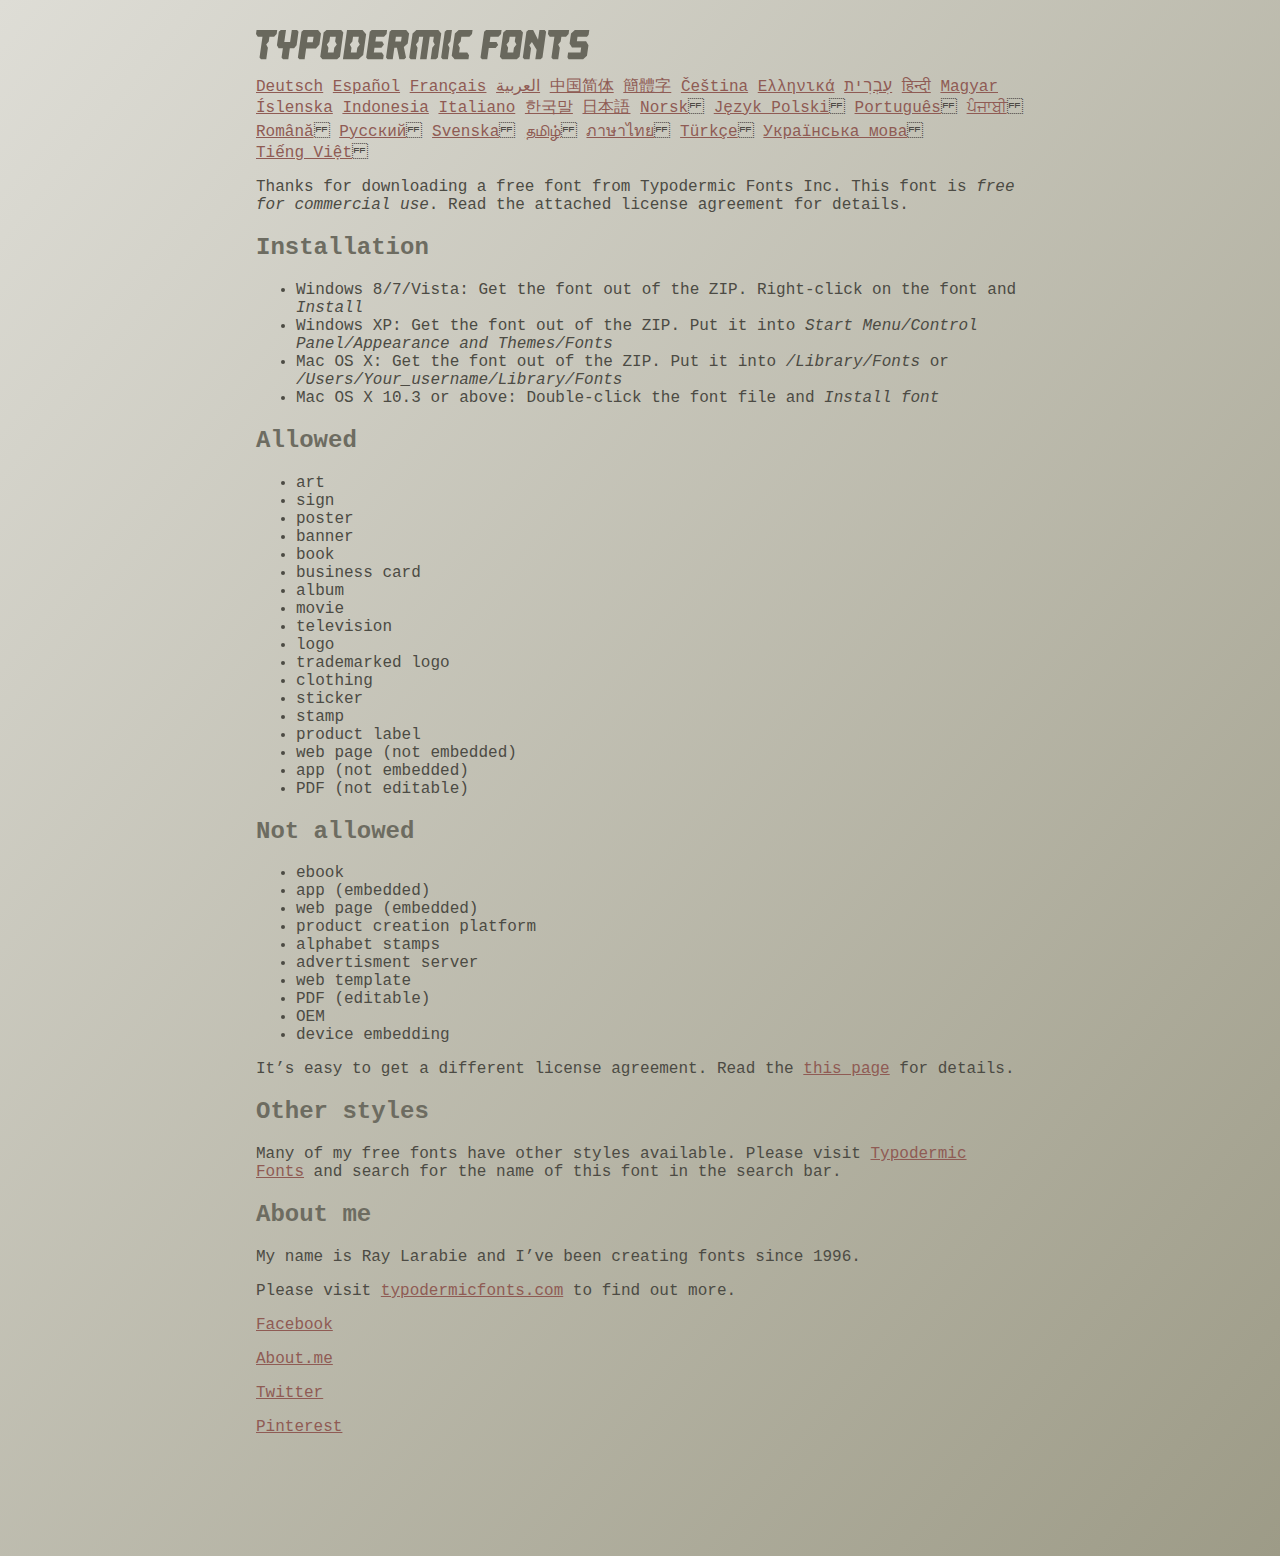
<file: font/futuristic/read-this.html>
<head>
<meta http-equiv="Content-Type" content="text/html; charset=utf-8">
<title>Typodermic Fonts Inc. Freeware Font instructions 2014</title>
<style type="text/css">
body {
	margin:30px 20% 120px 20%;
	padding:0px;
	font-family:Consolas, Courier, sans-serif;
	color:#4c4b44;
	background-color:#c2c1b3;

/* IE10 Consumer Preview */ 
background-image: -ms-linear-gradient(top left, #DEDDD6 0%, #9D9B87 100%);

/* Mozilla Firefox */ 
background-image: -moz-linear-gradient(top left, #DEDDD6 0%, #9D9B87 100%);

/* Opera */ 
background-image: -o-linear-gradient(top left, #DEDDD6 0%, #9D9B87 100%);

/* Webkit (Safari/Chrome 10) */ 
background-image: -webkit-gradient(linear, left top, right bottom, color-stop(0, #DEDDD6), color-stop(1, #9D9B87));

/* Webkit (Chrome 11+) */ 
background-image: -webkit-linear-gradient(top left, #DEDDD6 0%, #9D9B87 100%);

/* W3C Markup, IE10 Release Preview */ 
background-image: linear-gradient(to bottom right, #DEDDD6 0%, #9D9B87 100%);

	}
h2 {color:#6d6c61;}
a {color:#8f5b54;}
a:hover {color:#ffffff; background-color:#9a998c;}
</style>
</head>

<body>

<svg width="350px" height="30px">
	<path fill="#69685D" d="M0,4.006L0.554,0h20.674l-0.553,4.006l-2.559,2.772h-4.688l-0.682,4.816l-2.515,3.026l1.663,3.07
		l-1.62,11.594H4.987l-1.448-1.79l2.94-20.716H1.791L0,4.006z"/>
	<path fill="#69685D" d="M35.8,0h5.285l1.408,1.791l-1.876,13.343l-2.515,3.111h-4.264l-1.534,11.04h-5.286l-1.449-1.79l1.322-9.25
		h-4.263l-1.705-3.111l1.875-13.343L24.76,0h5.242l-1.706,12.064h5.799L35.8,0z"/>
	<path fill="#69685D" d="M62.09,0l2.899,3.453L63.412,14.58l-3.496,3.962h-9.805l-1.491,10.742h-5.244l-1.493-1.79l3.625-25.704
		L47.469,0H62.09z M50.965,12.362h5.797l0.81-5.583h-5.799L50.965,12.362z"/>
	<path fill="#69685D" d="M64.256,26.642l3.367-24.041L70.523,0h14.664l2.132,2.601l-3.368,24.041l-2.856,2.643H66.431L64.256,26.642
		z M73.335,11.595l-2.514,3.026l1.663,3.07l-0.683,4.816H77.6l0.68-4.816l2.516-3.07l-1.663-3.026l0.681-4.816h-5.796L73.335,11.595
		z"/>
	<path fill="#69685D" d="M86.926,29.285L91.017,0h15.518l3.581,4.307l-2.899,20.673l-4.774,4.305H86.926z M96.345,11.595
		l-2.515,3.026l1.664,3.07l-0.683,4.816h5.798l0.681-4.816l2.516-3.07l-1.663-3.026l0.681-4.816h-5.796L96.345,11.595z"/>
	<path fill="#69685D" d="M127.114,29.285h-15.473l-1.492-1.79l3.624-25.704L115.731,0h15.389l-0.554,4.006l-2.557,2.772h-7.971
		l-0.684,4.816h6.906l1.662,3.026l-2.515,3.111h-6.905l-0.683,4.775h8.057l1.791,2.771L127.114,29.285z"/>
	<path fill="#69685D" d="M150.21,0l2.898,3.453l-1.405,9.977l-3.881,3.452l2.217,10.613l-1.748,1.79h-4.944l-2.387-11.553h-2.6
		l-1.622,11.553h-5.241l-1.493-1.79l3.624-25.704L135.588,0H150.21z M145.691,6.779h-5.796l-0.683,4.816h5.799L145.691,6.779z"/>
	<path fill="#69685D" d="M159.92,29.285h-5.242l-1.492-1.79l3.41-24.042L160.432,0h21.911l2.897,3.453l-3.409,24.042l-1.876,1.79
		h-5.284l1.617-11.594l2.517-3.07l-1.662-3.026l0.681-4.816h-4.092l-3.154,22.506h-6.522l3.155-22.506h-4.134l-0.683,4.816
		l-2.515,3.026l1.663,3.07L159.92,29.285z"/>
	<path fill="#69685D" d="M191.879,29.285h-5.244l-1.492-1.79l3.624-25.704L190.728,0h5.242l-1.619,11.595l-2.516,3.026l1.663,3.07
		L191.879,29.285z"/>
	<path fill="#69685D" d="M213.018,25.279l-0.554,4.006h-13.854l-2.899-3.494l3.156-22.338L202.702,0h13.854l-0.555,4.006
		l-2.558,2.772h-8.1l-0.683,4.816l-2.515,3.026l1.663,3.07l-0.683,4.816h8.1L213.018,25.279z"/>
	<path fill="#69685D" d="M226.007,29.285l-1.492-1.79l3.624-25.704L230.1,0h15.473l-0.554,4.006l-2.557,2.772h-8.058l-0.724,5.115
		h6.818l1.664,3.07l-2.557,3.11h-6.82l-1.535,11.211H226.007z"/>
	<path fill="#69685D" d="M243.903,26.642l3.368-24.041L250.17,0h14.663l2.131,2.601l-3.367,24.041l-2.855,2.643h-14.664
		L243.903,26.642z M252.983,11.595l-2.516,3.026l1.662,3.07l-0.681,4.816h5.796l0.684-4.816l2.515-3.07l-1.664-3.026l0.684-4.816
		h-5.798L252.983,11.595z"/>
	<path fill="#69685D" d="M280.639,19.822l-4.731-7.758l-2.516,3.069l1.662,3.069l-1.533,11.082h-5.244l-1.493-1.79l3.626-25.704
		L272.37,0h4.773l4.902,9.677L283.41,0h5.285l1.407,1.791l-3.623,25.704l-1.877,1.79h-5.285L280.639,19.822z"/>
	<path fill="#69685D" d="M291.926,4.006L292.48,0h20.674l-0.554,4.006l-2.557,2.772h-4.691l-0.681,4.816l-2.516,3.026l1.664,3.07
		l-1.621,11.594h-5.285l-1.451-1.79l2.942-20.716h-4.689L291.926,4.006z"/>
	<path fill="#69685D" d="M325.168,17.478h-9.209l-2.387-3.923l1.45-10.102L318.857,0h14.452l-0.682,4.86l-1.621,1.918h-9.506
		l-0.64,4.561h9.208l2.388,3.878l-1.493,10.572l-3.836,3.494h-14.579l-1.107-1.917l0.682-4.86h12.362L325.168,17.478z"/>
</svg>

<br>

<p translate="no">

<a href="http://translate.google.com/translate?hl=en&sl=en&tl=de&u=http://typodermicfonts.com/wp-content/uploads/2014/02/read-this.html&sandbox=0&usg=ALkJrhivq6___mill12Uw6fPvMWyJxstkw">Deutsch</a>

<a href="http://translate.google.com/translate?hl=en&sl=en&tl=es&u=http://typodermicfonts.com/wp-content/uploads/2014/02/read-this.html&sandbox=0&usg=ALkJrhjAt3cpinDeMTX6Ro8UcZFqaE8K5Q">Español</a>

<a href="http://translate.google.com/translate?hl=en&sl=en&tl=fr&u=http://typodermicfonts.com/wp-content/uploads/2014/02/read-this.html&sandbox=0&usg=ALkJrhjObLPhFyyhwigF-dBoOZ3eXYdDsw">Français</a>

<a href="http://translate.google.com/translate?hl=en&sl=en&tl=ar&u=http://typodermicfonts.com/wp-content/uploads/2014/02/read-this.html&sandbox=0&usg=ALkJrhg2hs-st3zodt-AjmoeuPHfyJsTEg">العربية</a>

<a href="http://translate.google.com/translate?hl=en&sl=en&tl=zh-CN&u=http://typodermicfonts.com/wp-content/uploads/2014/02/read-this.html&sandbox=0&usg=ALkJrhiilVnjG1Ks0DN7UyRqbKExhxAT-Q">中国简体</a>

<a href="http://translate.google.com/translate?hl=en&sl=en&tl=zh-TW&u=http://typodermicfonts.com/wp-content/uploads/2014/02/read-this.html&sandbox=0&usg=ALkJrhiSCPRAYToARlHI4kxIK9eCIFKQhw">簡體字</a>

<a href="http://translate.google.com/translate?hl=en&sl=en&tl=cs&u=http://typodermicfonts.com/wp-content/uploads/2014/02/read-this.html&sandbox=0&usg=ALkJrhj3z2HOOmCXLT-ApYW2SCeBvTGvTA">Čeština</a>

<a href="http://translate.google.com/translate?hl=en&sl=en&tl=el&u=http://typodermicfonts.com/wp-content/uploads/2014/02/read-this.html&sandbox=0&usg=ALkJrhhoORG-43TvZ2NVrll3T0oyOZE0VA">Ελληνικά</a>

<a href="http://translate.google.com/translate?hl=en&sl=en&tl=iw&u=http://typodermicfonts.com/wp-content/uploads/2014/02/read-this.html&sandbox=0&usg=ALkJrhiP4kLXdDxVNuV6-9tHJ8Tbt-1xKw">עִבְרִית</a>

<a href="http://translate.google.com/translate?hl=en&sl=en&tl=hi&u=http://typodermicfonts.com/wp-content/uploads/2014/02/read-this.html&sandbox=0&usg=ALkJrhhJmUufReWrMTSaGKPPOqV7q5jpGQ">हिन्दी</a>

<a href="http://translate.google.com/translate?hl=en&sl=en&tl=hu&u=http://typodermicfonts.com/wp-content/uploads/2014/02/read-this.html&sandbox=0&usg=ALkJrhgfcL_UwP3jkr6Vvq35rkhETFuTug">Magyar</a>

<a href="http://translate.google.com/translate?hl=en&sl=en&tl=is&u=http://typodermicfonts.com/wp-content/uploads/2014/02/read-this.html&sandbox=0&usg=ALkJrhjpK9lELyRP50Vv3RNgqCJDb6d-GQ">Íslenska</a>

<a href="http://translate.google.com/translate?hl=en&sl=en&tl=id&u=http://typodermicfonts.com/wp-content/uploads/2014/02/read-this.html&sandbox=0&usg=ALkJrhiExV3gmyXBUVqcwNiGiUWQSRrgIQ">Indonesia</a>

<a href="http://translate.google.com/translate?hl=en&sl=en&tl=it&u=http://typodermicfonts.com/wp-content/uploads/2014/02/read-this.html&sandbox=0&usg=ALkJrhgMr2_uulaLYRSFz8C34rtcbN6XEg">Italiano</a>

<a href="http://translate.google.com/translate?hl=en&sl=en&tl=ko&u=http://typodermicfonts.com/wp-content/uploads/2014/02/read-this.html&sandbox=0&usg=ALkJrhhl_nNXiOMIiBERq879UXH1XYfZGw">한국말</a>

<a href="http://translate.google.com/translate?hl=en&ie=UTF8&prev=_t&sl=en&tl=ja&u=http://typodermicfonts.com/wp-content/uploads/2014/02/read-this.html&sandbox=0&usg=ALkJrhi2FvSFgSUub72-Sq2moIRAosCiLA">日本語</a>

<a href="http://translate.google.com/translate?hl=en&sl=en&tl=no&u=http://typodermicfonts.com/wp-content/uploads/2014/02/read-this.html&sandbox=0&usg=ALkJrhhnf9AGd5hfxwA04e1w-tfYPha1ww">Norsk</a>
<a href="http://translate.google.com/translate?hl=en&sl=en&tl=pl&u=http://typodermicfonts.com/wp-content/uploads/2014/02/read-this.html&sandbox=0&usg=ALkJrhjZTe5eJRrZffLe0zgqEHPrMb8pOQ">Język&nbsp;Polski</a>
<a href="http://translate.google.com/translate?hl=en&sl=en&tl=pt-BR&u=http://typodermicfonts.com/wp-content/uploads/2014/02/read-this.html&sandbox=0&usg=ALkJrhg-zp3i6AcZCv02ONjZ5YvkcCFDBw">Português</a>
<a href="http://translate.google.com/translate?hl=en&sl=en&tl=pa&u=http://typodermicfonts.com/wp-content/uploads/2014/02/read-this.html&sandbox=0&usg=ALkJrhhPEMoYvW59_DJT7y6fxgG2IMh23A">ਪੰਜਾਬੀ</a>
<a href="http://translate.google.com/translate?hl=en&sl=en&tl=ro&u=http://typodermicfonts.com/wp-content/uploads/2014/02/read-this.html&sandbox=0&usg=ALkJrhgD0R8zxuQQh-YmFpQTJdvjhAYm2A">Română</a>
<a href="http://translate.google.com/translate?hl=en&sl=en&tl=ru&u=http://typodermicfonts.com/wp-content/uploads/2014/02/read-this.html&sandbox=0&usg=ALkJrhgI6c7Pd-FCcipT4xc2NPTefj5JJg">Русский</a>
<a href="http://translate.google.com/translate?hl=en&sl=en&tl=sv&u=http://typodermicfonts.com/wp-content/uploads/2014/02/read-this.html&sandbox=0&usg=ALkJrhhA8gW_-rjCbZQ5TK46zFMB3_StEQ">Svenska</a>
<a href="http://translate.google.com/translate?hl=en&sl=en&tl=ta&u=http://typodermicfonts.com/wp-content/uploads/2014/02/read-this.html&sandbox=0&usg=ALkJrhiwxxCEPzu3pHBXP-fbTZaOzYqe3g">தமிழ்</a>
<a href="http://translate.google.com/translate?hl=en&sl=en&tl=th&u=http://typodermicfonts.com/wp-content/uploads/2014/02/read-this.html&sandbox=0&usg=ALkJrhjP1N1DRUB1M81k5mi5KnRtt5C2-Q">ภาษาไทย</a>
<a href="http://translate.google.com/translate?hl=en&sl=en&tl=tr&u=http://typodermicfonts.com/wp-content/uploads/2014/02/read-this.html&sandbox=0&usg=ALkJrhiTYbD039OWznCcGyQnMy89_v-1gA">Türkçe</a>
<a href="http://translate.google.com/translate?hl=en&sl=en&tl=uk&u=http%3A%2F%2Ftypodermicfonts.com%2Fwp-content%2Fuploads%2F2014%2F02%2Fread-this.html">Українська&nbsp;мова</a>
<a href="http://translate.google.com/translate?hl=en&sl=en&tl=vi&u=http://typodermicfonts.com/wp-content/uploads/2014/02/read-this.html&sandbox=0&usg=ALkJrhirTQPOLCZognLpxOvJQT_158y07A">Tiếng&nbsp;Việt</a>
</p>


<p>Thanks for downloading a free font from <span translate="no">Typodermic Fonts Inc.</span> This font is <em>free for commercial use</em>. Read the attached license agreement for details.</p>


<h2>Installation</h2>

<ul>
<li>Windows 8/7/Vista: Get the font out of the ZIP. Right-click on the font and <em>Install</em>
<li>Windows XP: Get the font out of the ZIP. Put it into <cite translate="no">Start Menu/Control Panel/Appearance and Themes/Fonts</cite>
<li>Mac OS X: Get the font out of the ZIP. Put it into <cite translate="no">/Library/Fonts</cite> or <cite translate="no">/Users/Your_username/Library/Fonts</cite>
<li>Mac OS X 10.3 or above: Double-click the font file and <em>Install font</em>
</ul>


<h2>Allowed</h2>

<ul>
<li>art
<li>sign
<li>poster
<li>banner
<li>book
<li>business card
<li>album
<li>movie
<li>television
<li>logo
<li>trademarked logo
<li>clothing
<li>sticker
<li>stamp
<li>product label
<li>web page (not embedded)
<li>app (not embedded)
<li>PDF (not editable)
</ul>

<h2>Not allowed</h2>

<ul>
<li>ebook
<li>app (embedded)
<li>web page (embedded)
<li>product creation platform
<li>alphabet stamps
<li>advertisment server
<li>web template
<li>PDF (editable)
<li>OEM
<li>device embedding
</ul>

<p>It&rsquo;s easy to get a different license agreement. Read the <a href="http://typodermicfonts.com/custom/">this page</a> for details.</p>

<h2>Other styles</h2>

<p>Many of my free fonts have other styles available. Please visit <a href="http://typodermicfonts.com">Typodermic Fonts</a> and search for the name of this font in the search bar.</p>


<h2>About me</h2>

<p>My name is <span translate="no">Ray Larabie</span> and I&rsquo;ve been creating fonts since 1996.</p>

<p>Please visit <a href="http://typodermicfonts.com">typodermicfonts.com</a> to find out more.</p>

<p translate="no"><a href="https://www.facebook.com/pages/Typodermic-Fonts/7153899975">Facebook</a></p>
<p translate="no"><a href="http://about.me/raylarabie/#">About.me</a></p>
<p translate="no"><p><a href="https://twitter.com/typodermic">Twitter</a></p>
<p translate="no"><p><a href="http://www.pinterest.com/plywood747/">Pinterest</a></p>

</body>
</file>
<file: vendors/themify-icons/themify-icons.css>
@font-face {
	font-family: 'themify';
	src:url('fonts/themify.eot?-fvbane');
	src:url('fonts/themify.eot?#iefix-fvbane') format('embedded-opentype'),
		url('fonts/themify.woff?-fvbane') format('woff'),
		url('fonts/themify.ttf?-fvbane') format('truetype'),
		url('fonts/themify.svg?-fvbane#themify') format('svg');
	font-weight: normal;
	font-style: normal;
}

[class^="ti-"], [class*=" ti-"] {
	font-family: 'themify';
	speak: none;
	font-style: normal;
	font-weight: normal;
	font-variant: normal;
	text-transform: none;
	line-height: 1;

	/* Better Font Rendering =========== */
	-webkit-font-smoothing: antialiased;
	-moz-osx-font-smoothing: grayscale;
}

.ti-wand:before {
	content: "\e600";
}
.ti-volume:before {
	content: "\e601";
}
.ti-user:before {
	content: "\e602";
}
.ti-unlock:before {
	content: "\e603";
}
.ti-unlink:before {
	content: "\e604";
}
.ti-trash:before {
	content: "\e605";
}
.ti-thought:before {
	content: "\e606";
}
.ti-target:before {
	content: "\e607";
}
.ti-tag:before {
	content: "\e608";
}
.ti-tablet:before {
	content: "\e609";
}
.ti-star:before {
	content: "\e60a";
}
.ti-spray:before {
	content: "\e60b";
}
.ti-signal:before {
	content: "\e60c";
}
.ti-shopping-cart:before {
	content: "\e60d";
}
.ti-shopping-cart-full:before {
	content: "\e60e";
}
.ti-settings:before {
	content: "\e60f";
}
.ti-search:before {
	content: "\e610";
}
.ti-zoom-in:before {
	content: "\e611";
}
.ti-zoom-out:before {
	content: "\e612";
}
.ti-cut:before {
	content: "\e613";
}
.ti-ruler:before {
	content: "\e614";
}
.ti-ruler-pencil:before {
	content: "\e615";
}
.ti-ruler-alt:before {
	content: "\e616";
}
.ti-bookmark:before {
	content: "\e617";
}
.ti-bookmark-alt:before {
	content: "\e618";
}
.ti-reload:before {
	content: "\e619";
}
.ti-plus:before {
	content: "\e61a";
}
.ti-pin:before {
	content: "\e61b";
}
.ti-pencil:before {
	content: "\e61c";
}
.ti-pencil-alt:before {
	content: "\e61d";
}
.ti-paint-roller:before {
	content: "\e61e";
}
.ti-paint-bucket:before {
	content: "\e61f";
}
.ti-na:before {
	content: "\e620";
}
.ti-mobile:before {
	content: "\e621";
}
.ti-minus:before {
	content: "\e622";
}
.ti-medall:before {
	content: "\e623";
}
.ti-medall-alt:before {
	content: "\e624";
}
.ti-marker:before {
	content: "\e625";
}
.ti-marker-alt:before {
	content: "\e626";
}
.ti-arrow-up:before {
	content: "\e627";
}
.ti-arrow-right:before {
	content: "\e628";
}
.ti-arrow-left:before {
	content: "\e629";
}
.ti-arrow-down:before {
	content: "\e62a";
}
.ti-lock:before {
	content: "\e62b";
}
.ti-location-arrow:before {
	content: "\e62c";
}
.ti-link:before {
	content: "\e62d";
}
.ti-layout:before {
	content: "\e62e";
}
.ti-layers:before {
	content: "\e62f";
}
.ti-layers-alt:before {
	content: "\e630";
}
.ti-key:before {
	content: "\e631";
}
.ti-import:before {
	content: "\e632";
}
.ti-image:before {
	content: "\e633";
}
.ti-heart:before {
	content: "\e634";
}
.ti-heart-broken:before {
	content: "\e635";
}
.ti-hand-stop:before {
	content: "\e636";
}
.ti-hand-open:before {
	content: "\e637";
}
.ti-hand-drag:before {
	content: "\e638";
}
.ti-folder:before {
	content: "\e639";
}
.ti-flag:before {
	content: "\e63a";
}
.ti-flag-alt:before {
	content: "\e63b";
}
.ti-flag-alt-2:before {
	content: "\e63c";
}
.ti-eye:before {
	content: "\e63d";
}
.ti-export:before {
	content: "\e63e";
}
.ti-exchange-vertical:before {
	content: "\e63f";
}
.ti-desktop:before {
	content: "\e640";
}
.ti-cup:before {
	content: "\e641";
}
.ti-crown:before {
	content: "\e642";
}
.ti-comments:before {
	content: "\e643";
}
.ti-comment:before {
	content: "\e644";
}
.ti-comment-alt:before {
	content: "\e645";
}
.ti-close:before {
	content: "\e646";
}
.ti-clip:before {
	content: "\e647";
}
.ti-angle-up:before {
	content: "\e648";
}
.ti-angle-right:before {
	content: "\e649";
}
.ti-angle-left:before {
	content: "\e64a";
}
.ti-angle-down:before {
	content: "\e64b";
}
.ti-check:before {
	content: "\e64c";
}
.ti-check-box:before {
	content: "\e64d";
}
.ti-camera:before {
	content: "\e64e";
}
.ti-announcement:before {
	content: "\e64f";
}
.ti-brush:before {
	content: "\e650";
}
.ti-briefcase:before {
	content: "\e651";
}
.ti-bolt:before {
	content: "\e652";
}
.ti-bolt-alt:before {
	content: "\e653";
}
.ti-blackboard:before {
	content: "\e654";
}
.ti-bag:before {
	content: "\e655";
}
.ti-move:before {
	content: "\e656";
}
.ti-arrows-vertical:before {
	content: "\e657";
}
.ti-arrows-horizontal:before {
	content: "\e658";
}
.ti-fullscreen:before {
	content: "\e659";
}
.ti-arrow-top-right:before {
	content: "\e65a";
}
.ti-arrow-top-left:before {
	content: "\e65b";
}
.ti-arrow-circle-up:before {
	content: "\e65c";
}
.ti-arrow-circle-right:before {
	content: "\e65d";
}
.ti-arrow-circle-left:before {
	content: "\e65e";
}
.ti-arrow-circle-down:before {
	content: "\e65f";
}
.ti-angle-double-up:before {
	content: "\e660";
}
.ti-angle-double-right:before {
	content: "\e661";
}
.ti-angle-double-left:before {
	content: "\e662";
}
.ti-angle-double-down:before {
	content: "\e663";
}
.ti-zip:before {
	content: "\e664";
}
.ti-world:before {
	content: "\e665";
}
.ti-wheelchair:before {
	content: "\e666";
}
.ti-view-list:before {
	content: "\e667";
}
.ti-view-list-alt:before {
	content: "\e668";
}
.ti-view-grid:before {
	content: "\e669";
}
.ti-uppercase:before {
	content: "\e66a";
}
.ti-upload:before {
	content: "\e66b";
}
.ti-underline:before {
	content: "\e66c";
}
.ti-truck:before {
	content: "\e66d";
}
.ti-timer:before {
	content: "\e66e";
}
.ti-ticket:before {
	content: "\e66f";
}
.ti-thumb-up:before {
	content: "\e670";
}
.ti-thumb-down:before {
	content: "\e671";
}
.ti-text:before {
	content: "\e672";
}
.ti-stats-up:before {
	content: "\e673";
}
.ti-stats-down:before {
	content: "\e674";
}
.ti-split-v:before {
	content: "\e675";
}
.ti-split-h:before {
	content: "\e676";
}
.ti-smallcap:before {
	content: "\e677";
}
.ti-shine:before {
	content: "\e678";
}
.ti-shift-right:before {
	content: "\e679";
}
.ti-shift-left:before {
	content: "\e67a";
}
.ti-shield:before {
	content: "\e67b";
}
.ti-notepad:before {
	content: "\e67c";
}
.ti-server:before {
	content: "\e67d";
}
.ti-quote-right:before {
	content: "\e67e";
}
.ti-quote-left:before {
	content: "\e67f";
}
.ti-pulse:before {
	content: "\e680";
}
.ti-printer:before {
	content: "\e681";
}
.ti-power-off:before {
	content: "\e682";
}
.ti-plug:before {
	content: "\e683";
}
.ti-pie-chart:before {
	content: "\e684";
}
.ti-paragraph:before {
	content: "\e685";
}
.ti-panel:before {
	content: "\e686";
}
.ti-package:before {
	content: "\e687";
}
.ti-music:before {
	content: "\e688";
}
.ti-music-alt:before {
	content: "\e689";
}
.ti-mouse:before {
	content: "\e68a";
}
.ti-mouse-alt:before {
	content: "\e68b";
}
.ti-money:before {
	content: "\e68c";
}
.ti-microphone:before {
	content: "\e68d";
}
.ti-menu:before {
	content: "\e68e";
}
.ti-menu-alt:before {
	content: "\e68f";
}
.ti-map:before {
	content: "\e690";
}
.ti-map-alt:before {
	content: "\e691";
}
.ti-loop:before {
	content: "\e692";
}
.ti-location-pin:before {
	content: "\e693";
}
.ti-list:before {
	content: "\e694";
}
.ti-light-bulb:before {
	content: "\e695";
}
.ti-Italic:before {
	content: "\e696";
}
.ti-info:before {
	content: "\e697";
}
.ti-infinite:before {
	content: "\e698";
}
.ti-id-badge:before {
	content: "\e699";
}
.ti-hummer:before {
	content: "\e69a";
}
.ti-home:before {
	content: "\e69b";
}
.ti-help:before {
	content: "\e69c";
}
.ti-headphone:before {
	content: "\e69d";
}
.ti-harddrives:before {
	content: "\e69e";
}
.ti-harddrive:before {
	content: "\e69f";
}
.ti-gift:before {
	content: "\e6a0";
}
.ti-game:before {
	content: "\e6a1";
}
.ti-filter:before {
	content: "\e6a2";
}
.ti-files:before {
	content: "\e6a3";
}
.ti-file:before {
	content: "\e6a4";
}
.ti-eraser:before {
	content: "\e6a5";
}
.ti-envelope:before {
	content: "\e6a6";
}
.ti-download:before {
	content: "\e6a7";
}
.ti-direction:before {
	content: "\e6a8";
}
.ti-direction-alt:before {
	content: "\e6a9";
}
.ti-dashboard:before {
	content: "\e6aa";
}
.ti-control-stop:before {
	content: "\e6ab";
}
.ti-control-shuffle:before {
	content: "\e6ac";
}
.ti-control-play:before {
	content: "\e6ad";
}
.ti-control-pause:before {
	content: "\e6ae";
}
.ti-control-forward:before {
	content: "\e6af";
}
.ti-control-backward:before {
	content: "\e6b0";
}
.ti-cloud:before {
	content: "\e6b1";
}
.ti-cloud-up:before {
	content: "\e6b2";
}
.ti-cloud-down:before {
	content: "\e6b3";
}
.ti-clipboard:before {
	content: "\e6b4";
}
.ti-car:before {
	content: "\e6b5";
}
.ti-calendar:before {
	content: "\e6b6";
}
.ti-book:before {
	content: "\e6b7";
}
.ti-bell:before {
	content: "\e6b8";
}
.ti-basketball:before {
	content: "\e6b9";
}
.ti-bar-chart:before {
	content: "\e6ba";
}
.ti-bar-chart-alt:before {
	content: "\e6bb";
}
.ti-back-right:before {
	content: "\e6bc";
}
.ti-back-left:before {
	content: "\e6bd";
}
.ti-arrows-corner:before {
	content: "\e6be";
}
.ti-archive:before {
	content: "\e6bf";
}
.ti-anchor:before {
	content: "\e6c0";
}
.ti-align-right:before {
	content: "\e6c1";
}
.ti-align-left:before {
	content: "\e6c2";
}
.ti-align-justify:before {
	content: "\e6c3";
}
.ti-align-center:before {
	content: "\e6c4";
}
.ti-alert:before {
	content: "\e6c5";
}
.ti-alarm-clock:before {
	content: "\e6c6";
}
.ti-agenda:before {
	content: "\e6c7";
}
.ti-write:before {
	content: "\e6c8";
}
.ti-window:before {
	content: "\e6c9";
}
.ti-widgetized:before {
	content: "\e6ca";
}
.ti-widget:before {
	content: "\e6cb";
}
.ti-widget-alt:before {
	content: "\e6cc";
}
.ti-wallet:before {
	content: "\e6cd";
}
.ti-video-clapper:before {
	content: "\e6ce";
}
.ti-video-camera:before {
	content: "\e6cf";
}
.ti-vector:before {
	content: "\e6d0";
}
.ti-themify-logo:before {
	content: "\e6d1";
}
.ti-themify-favicon:before {
	content: "\e6d2";
}
.ti-themify-favicon-alt:before {
	content: "\e6d3";
}
.ti-support:before {
	content: "\e6d4";
}
.ti-stamp:before {
	content: "\e6d5";
}
.ti-split-v-alt:before {
	content: "\e6d6";
}
.ti-slice:before {
	content: "\e6d7";
}
.ti-shortcode:before {
	content: "\e6d8";
}
.ti-shift-right-alt:before {
	content: "\e6d9";
}
.ti-shift-left-alt:before {
	content: "\e6da";
}
.ti-ruler-alt-2:before {
	content: "\e6db";
}
.ti-receipt:before {
	content: "\e6dc";
}
.ti-pin2:before {
	content: "\e6dd";
}
.ti-pin-alt:before {
	content: "\e6de";
}
.ti-pencil-alt2:before {
	content: "\e6df";
}
.ti-palette:before {
	content: "\e6e0";
}
.ti-more:before {
	content: "\e6e1";
}
.ti-more-alt:before {
	content: "\e6e2";
}
.ti-microphone-alt:before {
	content: "\e6e3";
}
.ti-magnet:before {
	content: "\e6e4";
}
.ti-line-double:before {
	content: "\e6e5";
}
.ti-line-dotted:before {
	content: "\e6e6";
}
.ti-line-dashed:before {
	content: "\e6e7";
}
.ti-layout-width-full:before {
	content: "\e6e8";
}
.ti-layout-width-default:before {
	content: "\e6e9";
}
.ti-layout-width-default-alt:before {
	content: "\e6ea";
}
.ti-layout-tab:before {
	content: "\e6eb";
}
.ti-layout-tab-window:before {
	content: "\e6ec";
}
.ti-layout-tab-v:before {
	content: "\e6ed";
}
.ti-layout-tab-min:before {
	content: "\e6ee";
}
.ti-layout-slider:before {
	content: "\e6ef";
}
.ti-layout-slider-alt:before {
	content: "\e6f0";
}
.ti-layout-sidebar-right:before {
	content: "\e6f1";
}
.ti-layout-sidebar-none:before {
	content: "\e6f2";
}
.ti-layout-sidebar-left:before {
	content: "\e6f3";
}
.ti-layout-placeholder:before {
	content: "\e6f4";
}
.ti-layout-menu:before {
	content: "\e6f5";
}
.ti-layout-menu-v:before {
	content: "\e6f6";
}
.ti-layout-menu-separated:before {
	content: "\e6f7";
}
.ti-layout-menu-full:before {
	content: "\e6f8";
}
.ti-layout-media-right-alt:before {
	content: "\e6f9";
}
.ti-layout-media-right:before {
	content: "\e6fa";
}
.ti-layout-media-overlay:before {
	content: "\e6fb";
}
.ti-layout-media-overlay-alt:before {
	content: "\e6fc";
}
.ti-layout-media-overlay-alt-2:before {
	content: "\e6fd";
}
.ti-layout-media-left-alt:before {
	content: "\e6fe";
}
.ti-layout-media-left:before {
	content: "\e6ff";
}
.ti-layout-media-center-alt:before {
	content: "\e700";
}
.ti-layout-media-center:before {
	content: "\e701";
}
.ti-layout-list-thumb:before {
	content: "\e702";
}
.ti-layout-list-thumb-alt:before {
	content: "\e703";
}
.ti-layout-list-post:before {
	content: "\e704";
}
.ti-layout-list-large-image:before {
	content: "\e705";
}
.ti-layout-line-solid:before {
	content: "\e706";
}
.ti-layout-grid4:before {
	content: "\e707";
}
.ti-layout-grid3:before {
	content: "\e708";
}
.ti-layout-grid2:before {
	content: "\e709";
}
.ti-layout-grid2-thumb:before {
	content: "\e70a";
}
.ti-layout-cta-right:before {
	content: "\e70b";
}
.ti-layout-cta-left:before {
	content: "\e70c";
}
.ti-layout-cta-center:before {
	content: "\e70d";
}
.ti-layout-cta-btn-right:before {
	content: "\e70e";
}
.ti-layout-cta-btn-left:before {
	content: "\e70f";
}
.ti-layout-column4:before {
	content: "\e710";
}
.ti-layout-column3:before {
	content: "\e711";
}
.ti-layout-column2:before {
	content: "\e712";
}
.ti-layout-accordion-separated:before {
	content: "\e713";
}
.ti-layout-accordion-merged:before {
	content: "\e714";
}
.ti-layout-accordion-list:before {
	content: "\e715";
}
.ti-ink-pen:before {
	content: "\e716";
}
.ti-info-alt:before {
	content: "\e717";
}
.ti-help-alt:before {
	content: "\e718";
}
.ti-headphone-alt:before {
	content: "\e719";
}
.ti-hand-point-up:before {
	content: "\e71a";
}
.ti-hand-point-right:before {
	content: "\e71b";
}
.ti-hand-point-left:before {
	content: "\e71c";
}
.ti-hand-point-down:before {
	content: "\e71d";
}
.ti-gallery:before {
	content: "\e71e";
}
.ti-face-smile:before {
	content: "\e71f";
}
.ti-face-sad:before {
	content: "\e720";
}
.ti-credit-card:before {
	content: "\e721";
}
.ti-control-skip-forward:before {
	content: "\e722";
}
.ti-control-skip-backward:before {
	content: "\e723";
}
.ti-control-record:before {
	content: "\e724";
}
.ti-control-eject:before {
	content: "\e725";
}
.ti-comments-smiley:before {
	content: "\e726";
}
.ti-brush-alt:before {
	content: "\e727";
}
.ti-youtube:before {
	content: "\e728";
}
.ti-vimeo:before {
	content: "\e729";
}
.ti-twitter:before {
	content: "\e72a";
}
.ti-time:before {
	content: "\e72b";
}
.ti-tumblr:before {
	content: "\e72c";
}
.ti-skype:before {
	content: "\e72d";
}
.ti-share:before {
	content: "\e72e";
}
.ti-share-alt:before {
	content: "\e72f";
}
.ti-rocket:before {
	content: "\e730";
}
.ti-pinterest:before {
	content: "\e731";
}
.ti-new-window:before {
	content: "\e732";
}
.ti-microsoft:before {
	content: "\e733";
}
.ti-list-ol:before {
	content: "\e734";
}
.ti-linkedin:before {
	content: "\e735";
}
.ti-layout-sidebar-2:before {
	content: "\e736";
}
.ti-layout-grid4-alt:before {
	content: "\e737";
}
.ti-layout-grid3-alt:before {
	content: "\e738";
}
.ti-layout-grid2-alt:before {
	content: "\e739";
}
.ti-layout-column4-alt:before {
	content: "\e73a";
}
.ti-layout-column3-alt:before {
	content: "\e73b";
}
.ti-layout-column2-alt:before {
	content: "\e73c";
}
.ti-instagram:before {
	content: "\e73d";
}
.ti-google:before {
	content: "\e73e";
}
.ti-github:before {
	content: "\e73f";
}
.ti-flickr:before {
	content: "\e740";
}
.ti-facebook:before {
	content: "\e741";
}
.ti-dropbox:before {
	content: "\e742";
}
.ti-dribbble:before {
	content: "\e743";
}
.ti-apple:before {
	content: "\e744";
}
.ti-android:before {
	content: "\e745";
}
.ti-save:before {
	content: "\e746";
}
.ti-save-alt:before {
	content: "\e747";
}
.ti-yahoo:before {
	content: "\e748";
}
.ti-wordpress:before {
	content: "\e749";
}
.ti-vimeo-alt:before {
	content: "\e74a";
}
.ti-twitter-alt:before {
	content: "\e74b";
}
.ti-tumblr-alt:before {
	content: "\e74c";
}
.ti-trello:before {
	content: "\e74d";
}
.ti-stack-overflow:before {
	content: "\e74e";
}
.ti-soundcloud:before {
	content: "\e74f";
}
.ti-sharethis:before {
	content: "\e750";
}
.ti-sharethis-alt:before {
	content: "\e751";
}
.ti-reddit:before {
	content: "\e752";
}
.ti-pinterest-alt:before {
	content: "\e753";
}
.ti-microsoft-alt:before {
	content: "\e754";
}
.ti-linux:before {
	content: "\e755";
}
.ti-jsfiddle:before {
	content: "\e756";
}
.ti-joomla:before {
	content: "\e757";
}
.ti-html5:before {
	content: "\e758";
}
.ti-flickr-alt:before {
	content: "\e759";
}
.ti-email:before {
	content: "\e75a";
}
.ti-drupal:before {
	content: "\e75b";
}
.ti-dropbox-alt:before {
	content: "\e75c";
}
.ti-css3:before {
	content: "\e75d";
}
.ti-rss:before {
	content: "\e75e";
}
.ti-rss-alt:before {
	content: "\e75f";
}
</file>
<file: vendors/linericon/style.css>
@font-face {
	font-family: 'Linearicons-Free';
	src:url('fonts/Linearicons-Free.eot?w118d');
	src:url('fonts/Linearicons-Free.eot?#iefixw118d') format('embedded-opentype'),
		url('fonts/Linearicons-Free.woff2?w118d') format('woff2'),
		url('fonts/Linearicons-Free.woff?w118d') format('woff'),
		url('fonts/Linearicons-Free.ttf?w118d') format('truetype'),
		url('fonts/Linearicons-Free.svg?w118d#Linearicons-Free') format('svg');
	font-weight: normal;
	font-style: normal;
}

.lnr {
	font-family: 'Linearicons-Free';
	speak: none;
	font-style: normal;
	font-weight: normal;
	font-variant: normal;
	text-transform: none;
	line-height: 1;

	/* Better Font Rendering =========== */
	-webkit-font-smoothing: antialiased;
	-moz-osx-font-smoothing: grayscale;
}

.lnr-home:before {
	content: "\e800";
}
.lnr-apartment:before {
	content: "\e801";
}
.lnr-pencil:before {
	content: "\e802";
}
.lnr-magic-wand:before {
	content: "\e803";
}
.lnr-drop:before {
	content: "\e804";
}
.lnr-lighter:before {
	content: "\e805";
}
.lnr-poop:before {
	content: "\e806";
}
.lnr-sun:before {
	content: "\e807";
}
.lnr-moon:before {
	content: "\e808";
}
.lnr-cloud:before {
	content: "\e809";
}
.lnr-cloud-upload:before {
	content: "\e80a";
}
.lnr-cloud-download:before {
	content: "\e80b";
}
.lnr-cloud-sync:before {
	content: "\e80c";
}
.lnr-cloud-check:before {
	content: "\e80d";
}
.lnr-database:before {
	content: "\e80e";
}
.lnr-lock:before {
	content: "\e80f";
}
.lnr-cog:before {
	content: "\e810";
}
.lnr-trash:before {
	content: "\e811";
}
.lnr-dice:before {
	content: "\e812";
}
.lnr-heart:before {
	content: "\e813";
}
.lnr-star:before {
	content: "\e814";
}
.lnr-star-half:before {
	content: "\e815";
}
.lnr-star-empty:before {
	content: "\e816";
}
.lnr-flag:before {
	content: "\e817";
}
.lnr-envelope:before {
	content: "\e818";
}
.lnr-paperclip:before {
	content: "\e819";
}
.lnr-inbox:before {
	content: "\e81a";
}
.lnr-eye:before {
	content: "\e81b";
}
.lnr-printer:before {
	content: "\e81c";
}
.lnr-file-empty:before {
	content: "\e81d";
}
.lnr-file-add:before {
	content: "\e81e";
}
.lnr-enter:before {
	content: "\e81f";
}
.lnr-exit:before {
	content: "\e820";
}
.lnr-graduation-hat:before {
	content: "\e821";
}
.lnr-license:before {
	content: "\e822";
}
.lnr-music-note:before {
	content: "\e823";
}
.lnr-film-play:before {
	content: "\e824";
}
.lnr-camera-video:before {
	content: "\e825";
}
.lnr-camera:before {
	content: "\e826";
}
.lnr-picture:before {
	content: "\e827";
}
.lnr-book:before {
	content: "\e828";
}
.lnr-bookmark:before {
	content: "\e829";
}
.lnr-user:before {
	content: "\e82a";
}
.lnr-users:before {
	content: "\e82b";
}
.lnr-shirt:before {
	content: "\e82c";
}
.lnr-store:before {
	content: "\e82d";
}
.lnr-cart:before {
	content: "\e82e";
}
.lnr-tag:before {
	content: "\e82f";
}
.lnr-phone-handset:before {
	content: "\e830";
}
.lnr-phone:before {
	content: "\e831";
}
.lnr-pushpin:before {
	content: "\e832";
}
.lnr-map-marker:before {
	content: "\e833";
}
.lnr-map:before {
	content: "\e834";
}
.lnr-location:before {
	content: "\e835";
}
.lnr-calendar-full:before {
	content: "\e836";
}
.lnr-keyboard:before {
	content: "\e837";
}
.lnr-spell-check:before {
	content: "\e838";
}
.lnr-screen:before {
	content: "\e839";
}
.lnr-smartphone:before {
	content: "\e83a";
}
.lnr-tablet:before {
	content: "\e83b";
}
.lnr-laptop:before {
	content: "\e83c";
}
.lnr-laptop-phone:before {
	content: "\e83d";
}
.lnr-power-switch:before {
	content: "\e83e";
}
.lnr-bubble:before {
	content: "\e83f";
}
.lnr-heart-pulse:before {
	content: "\e840";
}
.lnr-construction:before {
	content: "\e841";
}
.lnr-pie-chart:before {
	content: "\e842";
}
.lnr-chart-bars:before {
	content: "\e843";
}
.lnr-gift:before {
	content: "\e844";
}
.lnr-diamond:before {
	content: "\e845";
}
.lnr-linearicons:before {
	content: "\e846";
}
.lnr-dinner:before {
	content: "\e847";
}
.lnr-coffee-cup:before {
	content: "\e848";
}
.lnr-leaf:before {
	content: "\e849";
}
.lnr-paw:before {
	content: "\e84a";
}
.lnr-rocket:before {
	content: "\e84b";
}
.lnr-briefcase:before {
	content: "\e84c";
}
.lnr-bus:before {
	content: "\e84d";
}
.lnr-car:before {
	content: "\e84e";
}
.lnr-train:before {
	content: "\e84f";
}
.lnr-bicycle:before {
	content: "\e850";
}
.lnr-wheelchair:before {
	content: "\e851";
}
.lnr-select:before {
	content: "\e852";
}
.lnr-earth:before {
	content: "\e853";
}
.lnr-smile:before {
	content: "\e854";
}
.lnr-sad:before {
	content: "\e855";
}
.lnr-neutral:before {
	content: "\e856";
}
.lnr-mustache:before {
	content: "\e857";
}
.lnr-alarm:before {
	content: "\e858";
}
.lnr-bullhorn:before {
	content: "\e859";
}
.lnr-volume-high:before {
	content: "\e85a";
}
.lnr-volume-medium:before {
	content: "\e85b";
}
.lnr-volume-low:before {
	content: "\e85c";
}
.lnr-volume:before {
	content: "\e85d";
}
.lnr-mic:before {
	content: "\e85e";
}
.lnr-hourglass:before {
	content: "\e85f";
}
.lnr-undo:before {
	content: "\e860";
}
.lnr-redo:before {
	content: "\e861";
}
.lnr-sync:before {
	content: "\e862";
}
.lnr-history:before {
	content: "\e863";
}
.lnr-clock:before {
	content: "\e864";
}
.lnr-download:before {
	content: "\e865";
}
.lnr-upload:before {
	content: "\e866";
}
.lnr-enter-down:before {
	content: "\e867";
}
.lnr-exit-up:before {
	content: "\e868";
}
.lnr-bug:before {
	content: "\e869";
}
.lnr-code:before {
	content: "\e86a";
}
.lnr-link:before {
	content: "\e86b";
}
.lnr-unlink:before {
	content: "\e86c";
}
.lnr-thumbs-up:before {
	content: "\e86d";
}
.lnr-thumbs-down:before {
	content: "\e86e";
}
.lnr-magnifier:before {
	content: "\e86f";
}
.lnr-cross:before {
	content: "\e870";
}
.lnr-menu:before {
	content: "\e871";
}
.lnr-list:before {
	content: "\e872";
}
.lnr-chevron-up:before {
	content: "\e873";
}
.lnr-chevron-down:before {
	content: "\e874";
}
.lnr-chevron-left:before {
	content: "\e875";
}
.lnr-chevron-right:before {
	content: "\e876";
}
.lnr-arrow-up:before {
	content: "\e877";
}
.lnr-arrow-down:before {
	content: "\e878";
}
.lnr-arrow-left:before {
	content: "\e879";
}
.lnr-arrow-right:before {
	content: "\e87a";
}
.lnr-move:before {
	content: "\e87b";
}
.lnr-warning:before {
	content: "\e87c";
}
.lnr-question-circle:before {
	content: "\e87d";
}
.lnr-menu-circle:before {
	content: "\e87e";
}
.lnr-checkmark-circle:before {
	content: "\e87f";
}
.lnr-cross-circle:before {
	content: "\e880";
}
.lnr-plus-circle:before {
	content: "\e881";
}
.lnr-circle-minus:before {
	content: "\e882";
}
.lnr-arrow-up-circle:before {
	content: "\e883";
}
.lnr-arrow-down-circle:before {
	content: "\e884";
}
.lnr-arrow-left-circle:before {
	content: "\e885";
}
.lnr-arrow-right-circle:before {
	content: "\e886";
}
.lnr-chevron-up-circle:before {
	content: "\e887";
}
.lnr-chevron-down-circle:before {
	content: "\e888";
}
.lnr-chevron-left-circle:before {
	content: "\e889";
}
.lnr-chevron-right-circle:before {
	content: "\e88a";
}
.lnr-crop:before {
	content: "\e88b";
}
.lnr-frame-expand:before {
	content: "\e88c";
}
.lnr-frame-contract:before {
	content: "\e88d";
}
.lnr-layers:before {
	content: "\e88e";
}
.lnr-funnel:before {
	content: "\e88f";
}
.lnr-text-format:before {
	content: "\e890";
}
.lnr-text-format-remove:before {
	content: "\e891";
}
.lnr-text-size:before {
	content: "\e892";
}
.lnr-bold:before {
	content: "\e893";
}
.lnr-italic:before {
	content: "\e894";
}
.lnr-underline:before {
	content: "\e895";
}
.lnr-strikethrough:before {
	content: "\e896";
}
.lnr-highlight:before {
	content: "\e897";
}
.lnr-text-align-left:before {
	content: "\e898";
}
.lnr-text-align-center:before {
	content: "\e899";
}
.lnr-text-align-right:before {
	content: "\e89a";
}
.lnr-text-align-justify:before {
	content: "\e89b";
}
.lnr-line-spacing:before {
	content: "\e89c";
}
.lnr-indent-increase:before {
	content: "\e89d";
}
.lnr-indent-decrease:before {
	content: "\e89e";
}
.lnr-pilcrow:before {
	content: "\e89f";
}
.lnr-direction-ltr:before {
	content: "\e8a0";
}
.lnr-direction-rtl:before {
	content: "\e8a1";
}
.lnr-page-break:before {
	content: "\e8a2";
}
.lnr-sort-alpha-asc:before {
	content: "\e8a3";
}
.lnr-sort-amount-asc:before {
	content: "\e8a4";
}
.lnr-hand:before {
	content: "\e8a5";
}
.lnr-pointer-up:before {
	content: "\e8a6";
}
.lnr-pointer-right:before {
	content: "\e8a7";
}
.lnr-pointer-down:before {
	content: "\e8a8";
}
.lnr-pointer-left:before {
	content: "\e8a9";
}
</file>
<file: css/style.css>
@import url("https://fonts.googleapis.com/css?family=Source+Sans+Pro");@import url("https://fonts.googleapis.com/css?family=Lora:400,700");body{color:#797979;font-family:"Source Sans Pro",sans-serif;font-weight:400;line-height:1.625}ul{list-style-type:none;margin:0;padding:0}a:hover{text-decoration:none}button{cursor:pointer}button:focus{outline:0;box-shadow:none}h1,h2,h3,h4,h5,h6{font-family:"Lora",serif;color:#3a414e;line-height:1.333}h1,.h1{font-size:30px;font-weight:700}@media (min-width: 600px){h1,.h1{font-size:45px}}h2,.h2{font-size:18px;font-weight:700}h3,.h3{font-size:18px;font-weight:700}a{display:inline-block}.owl-carousel .owl-stage{display:flex}.mb-30px{margin-bottom:30px}.section-padding{padding:110px 0}.section-margin{margin:50px 0}@media (min-width: 1000px){.section-margin{margin:100px 0}}.header_area{z-index:99;background:#fff;transition:background 0.4s, all 0.3s linear}.header_area .navbar-brand{margin-right:30px}@media (max-width: 991px){.header_area .navbar-social{display:block;padding:20px 0}.header_area .navbar-social li{float:left}.header_area .navbar-social::before{content:"";display:block;clear:both;display:table}.header_area .navbar-social::after{content:"";display:block;clear:both;display:table}}@media (min-width: 991px){.header_area .navbar-social{min-width:95px;float:right}}.header_area .navbar-social li{margin-right:12px}.header_area .navbar-social li i,.header_area .navbar-social li span{font-size:13px;color:#222}.header_area .navbar-social li:last-child{margin-right:0}.header_area .navbar-social li a:hover i,.header_area .navbar-social li span{color:#ff9907}.header_area .menu_nav{width:100%}.header_area .navbar{background:transparent;padding:0px;border:0px;border-radius:0px;width:100%}.header_area .navbar .nav .nav-item{margin-right:45px}.header_area .navbar .nav .nav-item .nav-link{font-family:"Lora",serif;color:#3a414e;font-size:15px;text-transform:capitalize;font-weight:700;padding:30px 0;display:inline-block}.header_area .navbar .nav .nav-item .nav-link:after{display:none}.header_area .navbar .nav .nav-item:hover .nav-link,.header_area .navbar .nav .nav-item.active .nav-link{color:#ff9907}.header_area .navbar .nav .nav-item.submenu{position:relative}.header_area .navbar .nav .nav-item.submenu ul{border:none;padding:0px;border-radius:0px;box-shadow:none;margin:0px;background:#fff}@media (min-width: 992px){.header_area .navbar .nav .nav-item.submenu ul{position:absolute;top:120%;left:0px;min-width:200px;text-align:left;opacity:0;transition:all 300ms ease-in;visibility:hidden;display:block;border:none;padding:0px;border-radius:0px;box-shadow:0px 10px 30px 0px rgba(0,0,0,0.4)}}.header_area .navbar .nav .nav-item.submenu ul:before{content:"";width:0;height:0;border-style:solid;border-width:10px 10px 0 10px;border-color:#eeeeee transparent transparent transparent;position:absolute;right:24px;top:45px;z-index:3;opacity:0;transition:all 400ms linear}.header_area .navbar .nav .nav-item.submenu ul .nav-item{display:block;float:none;margin-right:0px;border-bottom:1px solid #ededed;margin-left:0px;transition:all 0.4s linear}.header_area .navbar .nav .nav-item.submenu ul .nav-item .nav-link{line-height:45px;padding:0px 30px;transition:all 150ms linear;display:block;margin-right:0px}.header_area .navbar .nav .nav-item.submenu ul .nav-item:last-child{border-bottom:none}.header_area .navbar .nav .nav-item.submenu ul .nav-item:hover .nav-link{background-image:-moz-linear-gradient(0deg, #4dabff 0%, #62ddff 100%);background-image:-webkit-linear-gradient(0deg, #4dabff 0%, #62ddff 100%);background-image:-ms-linear-gradient(0deg, #4dabff 0%, #62ddff 100%);color:#fff}@media (min-width: 992px){.header_area .navbar .nav .nav-item.submenu:hover ul{visibility:visible;opacity:1;top:100%}}.header_area .navbar .nav .nav-item.submenu:hover ul .nav-item{margin-top:0px}.header_area .navbar .nav .nav-item:last-child{margin-right:0px}.header_area .navbar .search{font-size:12px;line-height:60px;display:inline-block;margin-left:80px}.header_area .navbar .search i{font-weight:600}.header_area.navbar_fixed .main_menu{position:fixed;width:100%;top:-70px;left:0;right:0;background:#dddd;z-index:99;transform:translateY(70px);transition:transform 500ms ease, background 500ms ease;-webkit-transition:transform 500ms ease, background 500ms ease;box-shadow:0px 3px 16px 0px rgba(0,0,0,0.1)}@media (min-width: 992px){.header_area.white_menu .navbar .navbar-brand img{display:none}.header_area.white_menu .navbar .navbar-brand img+img{display:inline-block}}@media (max-width: 991px){.header_area.white_menu .navbar .navbar-brand img{display:inline-block}.header_area.white_menu .navbar .navbar-brand img+img{display:none}}.header_area.white_menu .navbar .nav .nav-item .nav-link{color:#fff}.header_area.white_menu.navbar_fixed .main_menu .navbar .navbar-brand img{display:inline-block}.header_area.white_menu.navbar_fixed .main_menu .navbar .navbar-brand img+img{display:none}.header_area.white_menu.navbar_fixed .main_menu .navbar .nav .nav-item .nav-link{line-height:70px}.top_menu{background:#ec9d5f}.top_menu .float-left a{line-height:40px;display:inline-block;color:#fff;text-transform:uppercase;font-size:12px;margin-right:50px;-webkit-transition:all 0.3s ease 0s;-moz-transition:all 0.3s ease 0s;-o-transition:all 0.3s ease 0s;transition:all 0.3s ease 0s}.top_menu .float-left a:last-child{margin-right:0px}.top_menu .float-right .pur_btn{color:#fff;line-height:40px;display:block;padding:0px 40px;font-weight:500;font-size:12px}@media (max-width: 1619px){.header_area .navbar .search{margin-left:40px}}@media (max-width: 1199px){.header_area .navbar .nav .nav-item{margin-right:28px}.home_banner_area .banner_inner{padding:100px 0px}.header_area .navbar .tickets_btn{margin-left:40px}.home_banner_area .banner_inner .banner_content h2 br{display:none;font-size:36px}.home_banner_area .banner_inner .banner_content h2{font-size:36px;line-height:45px}}@media (max-width: 991px){.navbar-toggler{border:none;border-radius:0px;padding:0px;cursor:pointer;margin-top:27px;margin-bottom:23px}.header_area .navbar{background:#000}.navbar-toggler[aria-expanded="false"] span:nth-child(2){opacity:1}.navbar-toggler[aria-expanded="true"] span:nth-child(2){opacity:0}.navbar-toggler[aria-expanded="true"] span:first-child{transform:rotate(-45deg);position:relative;top:7.5px}.navbar-toggler[aria-expanded="true"] span:last-child{transform:rotate(45deg);bottom:6px;position:relative}.navbar-toggler span{display:block;width:25px;height:3px;background:#fff;margin:auto;margin-bottom:4px;transition:all 400ms linear;cursor:pointer}.navbar .container{padding-left:15px;padding-right:15px}.nav{padding:0px 0px}.header_area+section,.header_area+row,.header_area+div{margin-top:117px}.header_top .nav{padding:0px}.header_area .navbar .nav .nav-item .nav-link{line-height:1px;margin-right:0px;display:block;border-bottom:1px solid #ededed33;border-radius:0px}.header_area .navbar .search{margin-left:0px}.header_area .navbar-collapse{max-height:340px;overflow-y:scroll}.header_area .navbar .nav .nav-item.submenu ul .nav-item .nav-link{padding:0px 15px}.header_area .navbar .nav .nav-item{margin-right:0px}.header_area+section,.header_area+row,.header_area+div{margin-top:41px}.home_banner_area .banner_inner .banner_content .banner_map_img{display:none}.header_area.white_menu.navbar_fixed .main_menu .navbar .nav .nav-item .nav-link{line-height:40px}.header_area.white_menu .navbar .nav .nav-item .nav-link{color:#222}.categories_post img{width:100%}.categories_post{max-width:360px;margin:0 auto}.blog_categorie_area .col-lg-4{margin-top:30px}.blog_area{padding-bottom:80px}.single-post-area .blog_right_sidebar{margin-top:30px}.contact_info{margin-bottom:50px}.home_banner_area .donation_inner{margin-bottom:-30px}.home_banner_area .dontation_item{max-width:350px;margin:auto}.footer_area .col-sm-6{margin-bottom:30px}.footer_area .footer_inner{margin-bottom:-30px}.news_widget{padding-left:0px}.home_banner_area .banner_inner .home_left_img{display:none}.header_area .navbar .tickets_btn{display:none}.home_banner_area .banner_inner{padding:70px 0px 100px 0px}.left_side_text{margin-bottom:50px}.price_item{max-width:360px;margin:0px auto 30px}.price_inner{margin-bottom:-30px}}@media (max-width: 767px){.home_banner_area{min-height:500px}.home_banner_area .banner_inner{min-height:500px}.home_banner_area .banner_inner .banner_content{margin-top:0px}.blog_banner .banner_inner .blog_b_text h2{font-size:40px;line-height:50px}.blog_info.text-right{text-align:left !important;margin-bottom:10px}.home_banner_area .banner_inner .banner_content h3{font-size:30px}.home_banner_area .banner_inner .banner_content p br{display:none}.home_banner_area .banner_inner .banner_content h3 span{line-height:45px;padding-bottom:0px;padding-top:0px}.footer-bottom{text-align:center}.footer-bottom .footer-social{text-align:center;margin-top:15px}.made_life_inner .nav.nav-tabs li{flex:0 0 50%;max-width:50%;margin-bottom:15px}.made_life_inner .nav.nav-tabs{margin-bottom:-15px}.made_life_area.made_white .left_side_text{margin-bottom:0px;margin-top:30px}}@media (max-width: 575px){.top_menu{display:none}.header_area+section,.header_area+row,.header_area+div{margin-top:51px}.home_banner_area .banner_inner .banner_content h2{font-size:28px;line-height:38px}.home_banner_area{min-height:450px}.home_banner_area .banner_inner{min-height:450px}.blog_banner .banner_inner .blog_b_text{margin-top:0px}.home_banner_area .banner_inner .banner_content img{display:none}.home_banner_area .banner_inner .banner_content h5{margin-top:0px}.p_120{padding-top:70px;padding-bottom:70px}.main_title h2{font-size:25px}.sample-text-area{padding:70px 0 70px 0}.generic-blockquote{padding:30px 15px 30px 30px}.blog_details h2{font-size:20px;line-height:30px}.blog_banner .banner_inner .blog_b_text h2{font-size:28px;line-height:38px}.footer-area{padding:70px 0px}.pad_top{padding-top:70px}.pad_btm{padding-bottom:70px}}@media (max-width: 480px){.header_area .navbar-collapse{max-height:250px}.home_banner_area .banner_inner .banner_content{padding:30px 15px;margin-top:0px}.banner_content .white_btn{display:block}.home_banner_area .banner_inner .banner_content h3{font-size:24px}.banner_area .banner_inner .banner_content h2{font-size:32px}.comments-area .thumb{margin-right:10px}.testi_item .media .d-flex{padding-right:0px}.testi_item .media .d-flex img{width:auto;margin-bottom:15px}.testi_item .media{display:block}.banner_btn{margin-bottom:20px}}.hero-banner{position:relative;background:url(../img/sfondo.jpg) left center no-repeat;background-size:cover;height:400px;z-index:1}@media (min-width: 1000px){.hero-banner{height:550px}}.hero-banner--sm{height:300px}@media (min-width: 1000px){.hero-banner--sm{height:400px}}.hero-banner::after{content:"";display:block;position:absolute;width:100%;height:100%;background:rgba(1,3,15,0.2);z-index:-1}.hero-banner__content{position:absolute;top:50%;left:50%;width:100%;transform:translate(-50%, -50%);text-align:center}.hero-banner__content>*{color:#fff}.hero-banner__content h3{font-size:27px;margin-bottom:0}.hero-banner__content h1{margin-bottom:12px}.hero-banner__content h4{font-size:18px}.banner-breadcrumb{display:inline-block}.banner-breadcrumb .breadcrumb{background:transparent;padding:0}.banner-breadcrumb .breadcrumb-item{padding:.1rem}.banner-breadcrumb .breadcrumb-item a{text-transform:capitalize;color:#fff}.banner-breadcrumb .breadcrumb-item+.breadcrumb-item::before{color:#fff;padding-right:.1rem;content:"-"}.banner-breadcrumb .breadcrumb-item.active{color:#fff}.blog__slide{border:0;border-radius:0;background-color:transparent}.blog__slide__content{padding:30px 15px}.blog__slide__content h3,.blog__slide__content a{color:#3a414e}.blog__slide__content p{font-size:15px;margin-bottom:0}.blog__slide__label{font-size:13px;color:#ff9907 !important;text-transform:uppercase;background:#222;padding:4px 40px;margin-bottom:18px}.blog-slider{position:relative}.blog-slider .blog-slider__leftArrow{position:absolute;top:22%;left:-12px}@media (min-width: 1250px){.blog-slider .blog-slider__leftArrow{left:-105px;padding:0 25px 3px 10px}.blog-slider .blog-slider__leftArrow::after{content:"";display:block;width:100%;height:100%;background:#f5f9fc;position:absolute;top:0;left:0;z-index:-1;transition:background .4s ease-out}.blog-slider .blog-slider__leftArrow::before{content:"";display:block;width:40px;height:130%;background:#fff;position:absolute;top:-2px;left:-15px;z-index:2;transform:rotate(-15deg)}.blog-slider .blog-slider__leftArrow:hover::after{background:#222}}.blog-slider .blog-slider__rightArrow{position:absolute;top:22%;right:-12px}@media (min-width: 1250px){.blog-slider .blog-slider__rightArrow{right:-105px;padding:0 25px 3px 20px}.blog-slider .blog-slider__rightArrow::after{content:"";display:block;width:100%;height:100%;background:#f5f9fc;position:absolute;top:0;left:0;z-index:-1;transition:background .4s ease-out}.blog-slider .blog-slider__rightArrow::before{content:"";display:block;width:43px;height:135%;background:#fff;position:absolute;top:-4px;right:-4px;z-index:2;transform:rotate(15deg)}.blog-slider .blog-slider__rightArrow:hover::after{background:#222}}.blog-slider .blog-slider__leftArrow,.blog-slider .blog-slider__rightArrow{display:none}@media (min-width: 580px){.blog-slider .blog-slider__leftArrow,.blog-slider .blog-slider__rightArrow{display:block}}.blog-slider .blog-slider__leftArrow img,.blog-slider .blog-slider__rightArrow img{position:relative;z-index:10}.causes_slider .owl-dots{text-align:center;margin-top:80px}.causes_slider .owl-dots .owl-dot{height:14px;width:14px;background:#eeeeee;display:inline-block;margin-right:7px}.causes_slider .owl-dots .owl-dot:last-child{margin-right:0px}.causes_slider .owl-dots .owl-dot.active{background:#ff9907}.latest_blog_area{background:#f9f9ff}.single-recent-blog-post{margin-bottom:60px}.single-recent-blog-post .thumb{position:relative}.single-recent-blog-post .thumb-info{position:absolute;bottom:0;left:0;background:#fff;width:100%;max-width:415px;padding-left:5px}@media (min-width: 430px){.single-recent-blog-post .thumb-info{padding-left:20px}}.single-recent-blog-post .thumb-info li{display:inline-block;font-size:15px;color:#777777;margin-right:10px}@media (min-width: 430px){.single-recent-blog-post .thumb-info li{margin-right:22px}}.single-recent-blog-post .thumb-info li:last-child{margin-right:0}.single-recent-blog-post .thumb-info li a{color:#777777;padding:4px 0;font-size:12px}@media (min-width: 430px){.single-recent-blog-post .thumb-info li a{padding:15px 0;font-size:15px}}.single-recent-blog-post .thumb-info li i,.single-recent-blog-post .thumb-info li span{font-size:13px;margin-right:10px}.single-recent-blog-post .details{padding-top:30px}.single-recent-blog-post .details h3{font-size:21px}@media (min-width: 600px){.single-recent-blog-post .details h3{font-size:27px}}.single-recent-blog-post .details .tag-list-inline{color:#555555;font-family:"Lora",serif}.single-recent-blog-post .details .tag-list-inline a{color:#555555}.single-recent-blog-post .details p{color:#777777}.single-recent-blog-post .details .button{margin-top:8px}.single-recent-blog-post .date{font-size:14px;line-height:24px;font-weight:400}.single-recent-blog-post.card-view .thumb-info{max-width:260px}.single-recent-blog-post.card-view .details h3{font-size:20px}.tags .tag_btn{font-size:12px;font-weight:500;line-height:20px;border:1px solid #eeeeee;display:inline-block;padding:1px 18px;text-align:center;color:#3a414e}.tags .tag_btn:before{background:#ff9907}.tags .tag_btn+.tag_btn{margin-left:2px}.blog_categorie_area{padding-top:50px;padding-bottom:80px}.categories_post{position:relative;text-align:center;cursor:pointer}.categories_post img{max-width:100%}.categories_post .categories_details{position:absolute;top:20px;left:20px;right:20px;bottom:20px;background:rgba(34,34,34,0.8);color:#fff;transition:all 0.3s linear;display:flex;align-items:center;justify-content:center}.categories_post .categories_details h5{margin-bottom:0px;font-size:18px;line-height:26px;text-transform:uppercase;color:#fff;position:relative}.categories_post .categories_details p{font-weight:300;font-size:14px;line-height:26px;margin-bottom:0px}.categories_post .categories_details .border_line{margin:10px 0px;background:#fff;width:100%;height:1px}.categories_post:hover .categories_details{background:rgba(234,44,88,0.85)}.blog_item{margin-bottom:40px}.blog_info{padding-top:30px}.blog_info .post_tag{padding-bottom:20px}.blog_info .post_tag a{color:#3a414e}.blog_info .post_tag a:hover{color:#797979}.blog_info .blog_meta li a{color:#777777;vertical-align:middle;padding-bottom:12px;display:inline-block}.blog_info .blog_meta li a i{color:#3a414e;font-size:16px;font-weight:600;padding-left:15px;line-height:20px;vertical-align:middle}.blog_info .blog_meta li a:hover{color:#ff9907}.blog_post img{max-width:100%}.blog_details{padding-top:20px}.blog_details h2{font-size:24px;line-height:36px;color:#3a414e;font-weight:600;transition:all 0.3s linear}.blog_details h2:hover{color:#ff9907}.blog_details p{margin-bottom:26px}.view_btn{font-size:14px;line-height:36px;display:inline-block;color:#3a414e;font-weight:500;padding:0px 30px;background:#fff}.blog-pagination{padding-top:10px}.blog-pagination .page-link{border-radius:0}.blog-pagination .page-item{border:none}.page-link{background:transparent;font-weight:400}.blog-pagination .page-item.active .page-link{background:transparent;border-color:#222;color:#ff9907}.blog-pagination .page-link{position:relative;display:block;padding:.8rem 1.05rem;margin:0 5px;line-height:1.25;color:#222;background:transparent;border-radius:0;border:2px solid #eeeeee}.blog-pagination .page-link:focus{outline:none;box-shadow:none}.blog-pagination .page-item:last-child .page-link,.blog-pagination .page-item:first-child .page-link{padding:.8rem 1.05rem;border-radius:0}.blog-pagination .page-item:last-child .page-link i,.blog-pagination .page-item:last-child .page-link span,.blog-pagination .page-item:first-child .page-link i,.blog-pagination .page-item:first-child .page-link span{font-size:14px;color:#222}.blog-pagination .page-link:hover{color:#fff;text-decoration:none;background-color:transparent;color:#ff9907;border-color:#222}@media (max-width: 991px){.widget-wrap{margin-top:80px}}.widget-wrap .single-sidebar-widget{padding:48px 30px;background:#f9f9ff;margin-bottom:30px}@media (max-width: 991px){.widget-wrap .single-sidebar-widget{margin-top:30px}}@media (max-width: 575px){.widget-wrap .single-sidebar-widget{padding:50px 15px}}.widget-wrap .single-sidebar-widget:last-child{margin-bottom:0px}.widget-wrap .single-sidebar-widget__title{font-size:20px;font-weight:700;position:relative;z-index:1;margin-bottom:22px}.widget-wrap .single-sidebar-widget__title::after{content:"";display:block;width:20%;height:4px;background:#ff9907;position:absolute;bottom:4px;z-index:-1}.widget-wrap .tag_cloud_widget ul li{display:inline-block}.widget-wrap .tag_cloud_widget ul li a{display:inline-block;border:1px solid transparent;background:#fff;padding:3px 21px;margin-bottom:10px;margin-right:6px;transition:all 0.3s ease 0s;color:#777777;font-size:14px}.widget-wrap .tag_cloud_widget ul li a:hover{background:#222;color:#ff9907}.widget-wrap .search-widget form.search-form input[type="text"]{height:40px;color:#ff9907;padding:11px 22px;font-size:14px;border:none;float:left;width:80%}@media (max-width: 575px){.widget-wrap .search-widget form.search-form input[type="text"]{width:86%}}.widget-wrap .search-widget ::-webkit-input-placeholder{color:#ff9907;font-weight:500;font-size:14px;opacity:.8}.widget-wrap .search-widget ::-moz-placeholder{color:#ff9907;font-weight:500;font-size:14px;opacity:.8}.widget-wrap .search-widget :-ms-input-placeholder{color:#ff9907;font-weight:500;font-size:14px;opacity:.8}.widget-wrap .search-widget :-moz-placeholder{color:#ff9907;font-weight:500;font-size:14px;opacity:.8}.widget-wrap .search-widget form.search-form button{float:left;width:20%;padding:7px;color:#ff9907;font-size:17px;border:none;cursor:pointer;background:#ffffff}@media (max-width: 575px){.widget-wrap .search-widget form.search-form button{width:14%}}.widget-wrap .search-widget form.search-form::after{content:"";clear:both;display:table}.widget-wrap .instafeed-widget .instafeed-title{color:#ff9907;font-size:20px;color:#3a414e;font-weight:700;position:relative;display:inline-block}.widget-wrap .instafeed-widget .instafeed-title::after{content:"";position:absolute;top:13px;right:-100%;height:2px;width:80px;background:#3a414e}.widget-wrap .instafeed-widget .instafeed{margin:20px -24px 0px;padding:0 15px}@media (max-width: 767px){.widget-wrap .instafeed-widget .instafeed{margin:20px -16px}}@media (max-width: 575px){.widget-wrap .instafeed-widget .instafeed{margin:20px 0px 0px;padding:0px}}.widget-wrap .instafeed-widget .instafeed li{overflow:hidden;width:33%}@media (max-width: 991px){.widget-wrap .instafeed-widget .instafeed li{width:auto}}.widget-wrap .instafeed-widget .instafeed li img{margin:5px}.widget-wrap .popular-post-widget .popular-title{color:#ff9907;font-size:20px;color:#3a414e;font-weight:700;position:relative;display:inline-block}.widget-wrap .popular-post-widget .popular-title::after{content:"";position:absolute;top:13px;right:-75%;height:2px;width:80px;background:#3a414e}.widget-wrap .popular-post-widget .popular-post-list{margin-top:30px}.widget-wrap .popular-post-widget .single-post-list{margin-bottom:5px}.widget-wrap .popular-post-widget .single-post-list:last-child{margin-bottom:0px}.widget-wrap .popular-post-widget .single-post-list .thumb{position:relative}.widget-wrap .popular-post-widget .single-post-list .thumb-info{position:absolute;bottom:0;left:0;width:100%;background:#fff;max-width:160px;padding-left:10px}.widget-wrap .popular-post-widget .single-post-list .thumb-info li{display:inline-block;font-size:14px;color:#999999}.widget-wrap .popular-post-widget .single-post-list .thumb-info li::after{content:"|";padding:0 7px}.widget-wrap .popular-post-widget .single-post-list .thumb-info li:last-child::after{display:none}.widget-wrap .popular-post-widget .single-post-list .thumb-info li a{padding:5px 0;color:#999999}.widget-wrap .popular-post-widget .single-post-list .details{margin-top:20px}.widget-wrap .popular-post-widget .single-post-list .details h6{font-size:16px;font-weight:700;line-height:26px;margin-bottom:10px;-webkit-transition:all 0.3s ease 0s;-moz-transition:all 0.3s ease 0s;-o-transition:all 0.3s ease 0s;transition:all 0.3s ease 0s}.widget-wrap .popular-post-widget .single-post-list .details h6:hover{color:#ff9907}.widget-wrap .popular-post-widget .single-post-list .details p{margin-bottom:0px}.widget-wrap .ads-widget img{width:100%}.widget-wrap .post-category-widget .category-title{color:#ff9907;font-size:20px;color:#3a414e;font-weight:700;position:relative;display:inline-block}.widget-wrap .post-category-widget .category-title::after{content:"";position:absolute;top:13px;right:-100%;height:2px;width:80px;background:#3a414e}.widget-wrap .post-category-widget .cat-list li{padding:13px 20px;background:#ffffff;margin-bottom:15px;-webkit-transition:all 0.3s ease 0s;-moz-transition:all 0.3s ease 0s;-o-transition:all 0.3s ease 0s;transition:all 0.3s ease 0s}.widget-wrap .post-category-widget .cat-list li:last-child{margin-bottom:0px}.widget-wrap .post-category-widget .cat-list li p{font-weight:300;font-size:14px;margin-bottom:0px;-webkit-transition:all 0.3s ease 0s;-moz-transition:all 0.3s ease 0s;-o-transition:all 0.3s ease 0s;transition:all 0.3s ease 0s}.widget-wrap .post-category-widget .cat-list li a{color:#797979;-webkit-transition:all 0.3s ease 0s;-moz-transition:all 0.3s ease 0s;-o-transition:all 0.3s ease 0s;transition:all 0.3s ease 0s}.widget-wrap .post-category-widget .cat-list li:hover{box-shadow:0px 10px 30px 0px rgba(153,153,153,0.2)}.widget-wrap .post-category-widget .cat-list li:hover a{color:#ff9907}.widget-wrap .post-category-widget .cat-list li:hover p{color:#ff9907}.widget-wrap .newsletter-widget .newsletter-title{color:#ff9907;font-size:20px;color:#3a414e;font-weight:700;position:relative;display:inline-block}.widget-wrap .newsletter-widget .newsletter-title::after{content:"";position:absolute;top:13px;right:-100%;height:2px;width:80px;background:#3a414e}.widget-wrap .newsletter-widget .col-autos{width:100%}.widget-wrap .newsletter-widget p{text-align:center;margin:20px 0px}.widget-wrap .newsletter-widget .bbtns{border:0;background:#222;border:1px solid #222;color:#fff;font-size:13px;text-transform:uppercase;font-weight:500;padding:12px 20px;border-radius:0;cursor:pointer;color:#ff9907;-webkit-transition:all 0.3s ease 0s;-moz-transition:all 0.3s ease 0s;-o-transition:all 0.3s ease 0s;transition:all 0.3s ease 0s}.widget-wrap .newsletter-widget .bbtns:hover{opacity:0.9}.widget-wrap .newsletter-widget .input-group-text{background:#fff;border-radius:0px;vertical-align:top}.widget-wrap .newsletter-widget .input-group-text i{color:#ccc;margin-top:-1px}.widget-wrap .newsletter-widget .form-control{border-radius:0px;font-size:14px;color:#999999;padding:0px 15px;height:50px;border-color:rgba(112,111,135,0.2)}.widget-wrap .newsletter-widget .form-control:focus{box-shadow:none}.widget-wrap .newsletter-widget ::-webkit-input-placeholder{font-size:14px;color:#999999;opacity:.8}.widget-wrap .newsletter-widget ::-moz-placeholder{font-size:14px;color:#999999;opacity:.8}.widget-wrap .newsletter-widget :-ms-input-placeholder{font-size:14px;color:#999999;opacity:.8}.widget-wrap .newsletter-widget :-moz-placeholder{font-size:14px;color:#999999;opacity:.8}.widget-wrap .newsletter-widget .text-bottom{margin-bottom:0px}.widget-wrap .share-widget .share-title{color:#ff9907;font-size:20px;color:#3a414e;font-weight:700;position:relative;display:inline-block}.widget-wrap .share-widget .share-title::after{content:"";position:absolute;top:13px;right:-70%;height:2px;width:80px;background:#3a414e}.widget-wrap .share-widget .social-icons a{color:#ff9907;font-size:20px;font-weight:500;border:1px solid #797979;width:50px;height:50px;line-height:50px;text-align:center;margin-right:10px;display:inline-block;cursor:pointer;-webkit-transition:all 0.3s ease 0s;-moz-transition:all 0.3s ease 0s;-o-transition:all 0.3s ease 0s;transition:all 0.3s ease 0s}@media (max-width: 1119px) and (min-width: 991px){.widget-wrap .share-widget .social-icons a{margin-right:4px}}.widget-wrap .share-widget .social-icons a:hover{background:#ff9907;color:#ffffff}.single-post-area .social-links{padding-top:10px}.single-post-area .social-links li{display:inline-block;margin-bottom:10px}.single-post-area .social-links li a{color:#cccccc;padding:7px;font-size:14px;transition:all 0.2s linear}.single-post-area .social-links li a:hover{color:#3a414e}.single-post-area .blog_details{padding-top:26px}.single-post-area .blog_details p{margin-bottom:10px}.single-post-area .quotes{margin-top:20px;margin-bottom:30px;padding:24px 35px 24px 30px;background-color:#fff;box-shadow:-20.84px 21.58px 30px 0px rgba(176,176,176,0.1);font-size:14px;line-height:24px;color:#777;font-style:italic}.single-post-area .arrow{position:absolute}.single-post-area .arrow .lnr{font-size:20px;font-weight:600}.single-post-area .thumb .overlay-bg{background:rgba(0,0,0,0.8)}.single-post-area .navigation-area{border-bottom:1px solid #eee;padding-top:60px;padding-bottom:50px}.single-post-area .navigation-area p{margin-bottom:0px}.single-post-area .navigation-area h4{font-size:18px;line-height:25px;font-weight:700;color:#3a414e}.single-post-area .navigation-area .nav-left{text-align:left}.single-post-area .navigation-area .nav-left .thumb{margin-right:20px;background:#000}.single-post-area .navigation-area .nav-left .thumb img{-webkit-transition:all 0.3s ease 0s;-moz-transition:all 0.3s ease 0s;-o-transition:all 0.3s ease 0s;transition:all 0.3s ease 0s}.single-post-area .navigation-area .nav-left .lnr{margin-left:20px;opacity:0;-webkit-transition:all 0.3s ease 0s;-moz-transition:all 0.3s ease 0s;-o-transition:all 0.3s ease 0s;transition:all 0.3s ease 0s}.single-post-area .navigation-area .nav-left:hover .lnr{opacity:1}.single-post-area .navigation-area .nav-left:hover .thumb img{opacity:0.5}@media (max-width: 767px){.single-post-area .navigation-area .nav-left{margin-bottom:30px}}.single-post-area .navigation-area .nav-right{text-align:right}.single-post-area .navigation-area .nav-right .thumb{margin-left:20px;background:#000}.single-post-area .navigation-area .nav-right .thumb img{-webkit-transition:all 0.3s ease 0s;-moz-transition:all 0.3s ease 0s;-o-transition:all 0.3s ease 0s;transition:all 0.3s ease 0s}.single-post-area .navigation-area .nav-right .lnr{margin-right:20px;opacity:0;-webkit-transition:all 0.3s ease 0s;-moz-transition:all 0.3s ease 0s;-o-transition:all 0.3s ease 0s;transition:all 0.3s ease 0s}.single-post-area .navigation-area .nav-right:hover .lnr{opacity:1}.single-post-area .navigation-area .nav-right:hover .thumb img{opacity:0.5}@media (max-width: 991px){.single-post-area .sidebar-widgets{padding-bottom:0px}}.comments-area{background:#fff;border-bottom:1px solid #eee;padding:50px 0px}@media (max-width: 414px){.comments-area{padding:50px 8px}}.comments-area h4{margin-bottom:30px;color:#3a414e;font-size:18px;font-weight:700}.comments-area h5{font-size:16px;font-weight:bold;margin-bottom:0px}.comments-area a{font-size:12px;color:#3a414e}.comments-area .comment-list{padding-bottom:40px}.comments-area .comment-list:last-child{padding-bottom:0px}.comments-area .comment-list.left-padding{padding-left:25px}@media (max-width: 413px){.comments-area .comment-list .single-comment h5{font-size:12px}.comments-area .comment-list .single-comment .date{font-size:11px}.comments-area .comment-list .single-comment .comment{font-size:10px}}.comments-area .thumb{margin-right:20px}.comments-area .date{font-size:13px;margin-bottom:13px;text-transform:uppercase}.comments-area .comment{color:#797979;margin-bottom:0px}.comments-area .btn-reply{background-color:rgba(130,139,178,0.1);color:#3a414e;border:1px solid #eee;padding:0px 18px;font-size:13px;display:block;line-height:28px;border-radius:0px;-webkit-transition:all 0.3s ease 0s;-moz-transition:all 0.3s ease 0s;-o-transition:all 0.3s ease 0s;transition:all 0.3s ease 0s}.comments-area .btn-reply:hover{background-color:#ff9907}.comment-form{background:#fff;text-align:left;padding:47px 0px 43px;margin-bottom:40px}.comment-form h4{text-align:left;margin-bottom:30px;font-size:18px;line-height:22px;font-weight:700;color:#3a414e}.comment-form .name{padding-left:0px}@media (max-width: 767px){.comment-form .name{padding-right:0px;margin-bottom:1rem}}.comment-form .email{padding-right:0px}@media (max-width: 991px){.comment-form .email{padding-left:0px}}.comment-form .form-control{padding:8px 20px;background:rgba(130,139,178,0.11);border:none;border-radius:0px;width:100%;font-size:13px;color:#999999;border:1px solid transparent;text-transform:uppercase}.comment-form .form-control:focus{box-shadow:none;border:1px solid #eee}.comment-form .form-control.placeholder{font-size:13px;color:#999999;opacity:1}.comment-form .form-control:-moz-placeholder{font-size:13px;color:#999999;opacity:1}.comment-form .form-control::-moz-placeholder{font-size:13px;color:#999999;opacity:1}.comment-form .form-control::-webkit-input-placeholder{font-size:13px;color:#999999;opacity:1}.comment-form textarea.form-control{height:140px;resize:none}.comment-form .submit_btn{float:right;text-transform:uppercase}.main_blog_details h4{font-size:36px;font-weight:700;color:#3a414e;margin-bottom:20px;margin-top:30px}.main_blog_details .user_details{overflow:hidden;margin-bottom:30px}.main_blog_details .user_details .float-left a{display:inline-block;border:1px solid #eeeeee;text-align:center;padding:0px 20px;font-size:13px;color:#828bb2;font-weight:500;line-height:28px;background:rgba(130,139,178,0.11);border-radius:0px;-webkit-transition:all 0.3s ease 0s;-moz-transition:all 0.3s ease 0s;-o-transition:all 0.3s ease 0s;transition:all 0.3s ease 0s;margin-right:10px;margin-top:10px;text-transform:uppercase}.main_blog_details .user_details .float-left a:hover{background:#ff9907;color:#3a414e}.main_blog_details .user_details .float-right .media{text-align:right;vertical-align:middle}.main_blog_details .user_details .float-right .media .media-body{text-align:right;vertical-align:middle;align-self:center}.main_blog_details .user_details .float-right .media .media-body h5{font-size:14px;font-weight:700;color:#3a414e;margin-bottom:5px}.main_blog_details .user_details .float-right .media .media-body p{font-size:13px;color:#797979;margin-bottom:0px;text-transform:uppercase}.main_blog_details .user_details .float-right .media .d-flex{padding-left:14px;vertical-align:middle;align-self:center}.main_blog_details p{font-size:16px;color:#797979;margin-bottom:15px}.main_blog_details .blockquote{background:#f2f3f7;padding:30px;box-shadow:-20.84px 21.58px 30px 0px rgba(176,176,176,0.1);margin:35px 0px}.main_blog_details .blockquote p{background:#ffffff;margin-bottom:0px;border-left:2px solid #415094;padding:30px;font-style:italic}.main_blog_details .form-group{margin-bottom:20px}.main_blog_details .news_d_footer{overflow:hidden;border-top:1px solid #eeeeee;display:flex;width:100%;padding-top:15px;margin-top:40px}.main_blog_details .news_d_footer a{font-size:16px;color:#797979}.main_blog_details .news_d_footer a i{padding-right:8px}.main_blog_details .news_d_footer .news_socail a{margin-right:10px;color:#828bb2;font-size:14px}.main_blog_details .news_d_footer .news_socail a:hover{color:#ff9907}.main_blog_details .news_d_footer .news_socail a:last-child{margin-right:0px}.navigation-area{border-bottom:1px solid #eee;padding-top:60px;padding-bottom:50px}.navigation-area p{margin-bottom:0px}.navigation-area h4{font-size:18px;line-height:25px;color:#3a414e;font-weight:700}.navigation-area .arrow{position:absolute !important}.navigation-area .nav-left{text-align:left}.navigation-area .nav-left .thumb{margin-right:20px;background:#000}.navigation-area .nav-left .thumb img{-webkit-transition:all 0.3s ease 0s;-moz-transition:all 0.3s ease 0s;-o-transition:all 0.3s ease 0s;transition:all 0.3s ease 0s}.navigation-area .nav-left .lnr{margin-left:20px;opacity:0;-webkit-transition:all 0.3s ease 0s;-moz-transition:all 0.3s ease 0s;-o-transition:all 0.3s ease 0s;transition:all 0.3s ease 0s}.navigation-area .nav-left:hover .lnr{opacity:1}.navigation-area .nav-left:hover .thumb img{opacity:0.5}@media (max-width: 767px){.navigation-area .nav-left{margin-bottom:30px}}.navigation-area .nav-right{text-align:right}.navigation-area .nav-right .thumb{margin-left:20px;background:#000}.navigation-area .nav-right .thumb img{-webkit-transition:all 0.3s ease 0s;-moz-transition:all 0.3s ease 0s;-o-transition:all 0.3s ease 0s;transition:all 0.3s ease 0s}.navigation-area .nav-right .lnr{margin-right:20px;opacity:0;-webkit-transition:all 0.3s ease 0s;-moz-transition:all 0.3s ease 0s;-o-transition:all 0.3s ease 0s;transition:all 0.3s ease 0s}.navigation-area .nav-right:hover .lnr{opacity:1}.navigation-area .nav-right:hover .thumb img{opacity:0.5}.navigation-area .detials p{font-size:13px;color:#797979}.button{display:inline-block;border:1px solid #222;text-transform:uppercase;font-size:13px;font-weight:500;padding:10px 24px;background-color:#222;color:#ff9907;transition:all .4s ease}.button i,.button span{margin-left:5px}@media (min-width: 900px){.button{padding:12px 42px}}.button:hover{background-color:#ff9907;border-color:#ff9907;color:#000022}.form-contact .form-group{margin-bottom:10px}.form-contact .form-group label{font-size:14px;color:#ff9907}.form-contact .form-control{border-radius:0;height:40px;padding-left:18px;border-color:#EEEEEE;background:transparent}.form-contact .form-control:focus{outline:0;box-shadow:none}.form-contact .form-control::placeholder{font-size:14px;color:#999999}.form-contact .different-control{height:100% !important}.contact-info__icon{margin-right:20px}.contact-info__icon i,.contact-info__icon span{color:#ff9907;font-size:20px}.contact-info .media-body h3{font-size:16px;margin-bottom:0;font-weight:600}.contact-info .media-body h3 a{color:#3a414e}.contact-info .media-body p{color:#797979}.footer-area{background:#000000}.footer-area h6{color:#fff;margin-bottom:25px;font-size:18px;font-weight:600}@media (max-width: 767px){.footer-area h6{margin-bottom:15px}}.copy-right-text i,.copy-right-text a{color:#ff9907}.instafeed{margin:-5px}.instafeed li{overflow:hidden;width:25%}.instafeed li img{margin:5px}.footer-social i{color:#555555;-webkit-transition:all 0.3s ease 0s;-moz-transition:all 0.3s ease 0s;-o-transition:all 0.3s ease 0s;transition:all 0.3s ease 0s}.footer-social a{padding-right:25px;-webkit-transition:all 0.3s ease 0s;-moz-transition:all 0.3s ease 0s;-o-transition:all 0.3s ease 0s;transition:all 0.3s ease 0s}.footer-social a:hover i{color:#ff9907}@media (max-width: 991px){.single-footer-widget{margin-bottom:40px}}.single-footer-widget .form-inline{display:inline-block;width:100%}.single-footer-widget input{border:none;width:80% !important;font-weight:300;background:#191919;color:#555555;padding-left:20px;border-radius:0;font-size:14px}.single-footer-widget input:focus{outline:none;box-shadow:none}.single-footer-widget input.placeholder{color:#555555;font-size:12px;text-transform:capitalize}.single-footer-widget input:-moz-placeholder{color:#555555;font-size:12px;text-transform:capitalize}.single-footer-widget input::-moz-placeholder{color:#555555;font-size:12px;text-transform:capitalize}.single-footer-widget input::-webkit-input-placeholder{color:#555555;font-size:12px;text-transform:capitalize}.single-footer-widget .bb-btn{color:#fff;font-weight:300;border-radius:0;z-index:9999;cursor:pointer}.single-footer-widget .info{position:absolute;margin-top:5%;color:#fff;font-size:12px}.single-footer-widget .info.valid{color:green}.single-footer-widget .info.error{margin:0;color:#ff9907}.single-footer-widget .click-btn{background:#ff9907;color:#222;border-radius:0;border-top-left-radius:0px;border-bottom-left-radius:0px;padding:6px 12px;border:0}.single-footer-widget .click-btn i,.single-footer-widget .click-btn span{font-weight:600}.single-footer-widget .click-btn:focus{outline:none;box-shadow:none}.single-footer-widget ::-moz-selection{background-color:#191919 !important;color:#797979}.single-footer-widget ::selection{background-color:#191919 !important;color:#797979}.single-footer-widget ::-webkit-input-placeholder{color:#797979;font-weight:300}.single-footer-widget :-moz-placeholder{color:#797979;opacity:1;font-weight:300}.single-footer-widget ::-moz-placeholder{color:#797979;opacity:1;font-weight:300}.single-footer-widget :-ms-input-placeholder{color:#797979;font-weight:300}.single-footer-widget ::-ms-input-placeholder{color:#797979;font-weight:300}.footer-text{padding-top:80px;font-size:14px}@media (max-width: 991px){.footer-text{padding-top:0px}}.footer-text a,.footer-text i{color:#ff9907}

.style {

  background-color: black;
  font-size: 20px;
  text-align: center;
  color: orange;
  border: 3px solid black;
  padding: 30px;
  text-decoration: none;
  margin-right: 7px;
  
}

.style:hover {
  
  background-color: orange;
  color: black;
  border: none;

}

.butn2 {

  background-color: black;
  font-size: 20px;
  text-align: center;
  color: orange;
  border-color: black;
  padding: 30px;
  text-decoration: none;
  margin-right: 7px;
  
}

.butn2:hover {
  
  background-color: orange;
  color: black;
  border-color: orange;
  text-decoration: none;


}

    .app {

  margin-left: 206px;
  margin-right: 206px;
  margin-bottom: 40px;
  margin-top: 40px;
  border: 3px solid black;
  background-color: black;
  padding: var(--gutter) 0;
  display: grid;
  grid-gap: var(--gutter) 0;
  grid-template-columns: var(--gutter) 1fr var(--gutter);
  align-content: start;

}

.poem.hidden {
      display:none;
    }

.app > * {
  grid-column: 2 / -2;

}

.app > .full {
  grid-column: 1 / -1;

}

.hs {

  display: grid;
  grid-gap: calc(var(--gutter) / 2);
  grid-template-columns: 10px;
  grid-template-rows: minmax(20px, 1fr);
  grid-auto-flow: column;
  grid-auto-columns: calc(15% - var(--gutter) * 2);
  overflow-x: scroll;
  scroll-snap-type: x proximity;
  padding-bottom: calc(.75 * var(--gutter));
  margin-bottom: calc(-.25 * var(--gutter));

}

.hs:before,
.hs:after {
  content: '';
  width: 10px;

}

/* Demo styles */

.app {

  overflow-y: hidden;

}

.hs > li,
.item {

  margin: 20px;
  scroll-snap-align: center;
  padding: calc(var(--gutter) / 2 * 1.5);
  display: flex;
  flex-direction: column;
  justify-content: center;
  align-items: center;
  border-radius: 2px;
  color: orange;
  text-align: center;

}

 /*

 */

.markd
 {
  padding: 0.2em;
  background-color: #f62e38;
  opacity: 0.9 !important;
  color: white !important;
}

.markf
{
  padding: 0.2em;
  background-color: #ec37db;
  opacity: 0.9 !important;
  color: white !important;
}

.markr
{
  padding: 0.2em;
  background-color: yellow;
  opacity: 1.0 !important;
}

.markl
{
  padding: 0.2em;
  background-color: #3cb371;
  opacity: 1.0 !important;
}

.butn {
  font-size: 15px;
  padding: 10px 10px 10px 10px;
  text-decoration: none;
  border-radius: 10px;
}

.butnr {
  font-size: 15px;
  padding: 10px 10px 10px 10px;
  text-decoration: none;
  border-radius: 10px;
}
.butlg {
  font-size: 15px;
  padding: 10px 10px 10px 10px;
  text-decoration: none;
  border-radius: 10px;
}

.butnf {
  font-size: 15px;
  padding: 10px 10px 10px 10px;
  text-decoration: none;
  border-radius: 10px;
}

.butnd {
  font-size: 15px;
  padding: 10px 10px 10px 10px;
  text-decoration: none;
  border-radius: 10px;
}

.butn:hover {
  background: #b3e6b3;
  text-decoration: none;
}

.butnr:hover {
  background: #fff0b3;
  text-decoration: none;
}
.butlg:hover {
  background: #b3f0ff;
  text-decoration: none;
}
.butnf:hover {
  background:  #e6e6e6;
  text-decoration: none;
}

.butnd:hover {
  background: #ffb3b3;
  text-decoration: none;
}

.content-container div {

  overflow: auto;
  display: none;
  padding: 0%;
  margin-left: 206px;
  margin-right: 206px;
  margin-top: 40px;
  margin-bottom: 40px;
  column-count: 2;
  column-gap: 50px;
  text-align: justify;

}

.content-container img {
	  display: block;
  width: 100%;
}
</file>
<file: vendors/themify-icons/demo-files/demo.css>
body {
	font: normal 1em/1.5em Arial, Helvetica, sans-serif;
	max-width: 90%;
	margin: 30px auto 0;
}
h1, h3 {
	font-weight: normal;
}
h3 {
	font-size: 1.4;
	text-transform: uppercase;
	letter-spacing: 1px;
}

.icon-section {
	margin: 0 0 3em;
	clear: both;
	overflow: hidden;
}
.icon-container {
	width: 240px; 
	padding: .7em 0;
	float: left; 
	position: relative;
	text-align: left;
}
.icon-container [class^="ti-"], 
.icon-container [class*=" ti-"] {
	color: #000;
	position: absolute;
	margin-top: 3px;
	transition: .3s;
}
.icon-container:hover [class^="ti-"],
.icon-container:hover [class*=" ti-"] {
	font-size: 2.2em;
	margin-top: -5px;
}
.icon-container:hover .icon-name {
	color: #000;
}
.icon-name {
	color: #aaa;
	margin-left: 35px;
	font-size: .8em;
	transition: .3s;
}
.icon-container:hover .icon-name {
	margin-left: 45px;
}
</file>
<file: vendors/themify-icons/ie7/ie7.css>
.ti-wand {
	*zoom: expression(this.runtimeStyle['zoom'] = '1', this.innerHTML = '&#xe600;');
}
.ti-volume {
	*zoom: expression(this.runtimeStyle['zoom'] = '1', this.innerHTML = '&#xe601;');
}
.ti-user {
	*zoom: expression(this.runtimeStyle['zoom'] = '1', this.innerHTML = '&#xe602;');
}
.ti-unlock {
	*zoom: expression(this.runtimeStyle['zoom'] = '1', this.innerHTML = '&#xe603;');
}
.ti-unlink {
	*zoom: expression(this.runtimeStyle['zoom'] = '1', this.innerHTML = '&#xe604;');
}
.ti-trash {
	*zoom: expression(this.runtimeStyle['zoom'] = '1', this.innerHTML = '&#xe605;');
}
.ti-thought {
	*zoom: expression(this.runtimeStyle['zoom'] = '1', this.innerHTML = '&#xe606;');
}
.ti-target {
	*zoom: expression(this.runtimeStyle['zoom'] = '1', this.innerHTML = '&#xe607;');
}
.ti-tag {
	*zoom: expression(this.runtimeStyle['zoom'] = '1', this.innerHTML = '&#xe608;');
}
.ti-tablet {
	*zoom: expression(this.runtimeStyle['zoom'] = '1', this.innerHTML = '&#xe609;');
}
.ti-star {
	*zoom: expression(this.runtimeStyle['zoom'] = '1', this.innerHTML = '&#xe60a;');
}
.ti-spray {
	*zoom: expression(this.runtimeStyle['zoom'] = '1', this.innerHTML = '&#xe60b;');
}
.ti-signal {
	*zoom: expression(this.runtimeStyle['zoom'] = '1', this.innerHTML = '&#xe60c;');
}
.ti-shopping-cart {
	*zoom: expression(this.runtimeStyle['zoom'] = '1', this.innerHTML = '&#xe60d;');
}
.ti-shopping-cart-full {
	*zoom: expression(this.runtimeStyle['zoom'] = '1', this.innerHTML = '&#xe60e;');
}
.ti-settings {
	*zoom: expression(this.runtimeStyle['zoom'] = '1', this.innerHTML = '&#xe60f;');
}
.ti-search {
	*zoom: expression(this.runtimeStyle['zoom'] = '1', this.innerHTML = '&#xe610;');
}
.ti-zoom-in {
	*zoom: expression(this.runtimeStyle['zoom'] = '1', this.innerHTML = '&#xe611;');
}
.ti-zoom-out {
	*zoom: expression(this.runtimeStyle['zoom'] = '1', this.innerHTML = '&#xe612;');
}
.ti-cut {
	*zoom: expression(this.runtimeStyle['zoom'] = '1', this.innerHTML = '&#xe613;');
}
.ti-ruler {
	*zoom: expression(this.runtimeStyle['zoom'] = '1', this.innerHTML = '&#xe614;');
}
.ti-ruler-pencil {
	*zoom: expression(this.runtimeStyle['zoom'] = '1', this.innerHTML = '&#xe615;');
}
.ti-ruler-alt {
	*zoom: expression(this.runtimeStyle['zoom'] = '1', this.innerHTML = '&#xe616;');
}
.ti-bookmark {
	*zoom: expression(this.runtimeStyle['zoom'] = '1', this.innerHTML = '&#xe617;');
}
.ti-bookmark-alt {
	*zoom: expression(this.runtimeStyle['zoom'] = '1', this.innerHTML = '&#xe618;');
}
.ti-reload {
	*zoom: expression(this.runtimeStyle['zoom'] = '1', this.innerHTML = '&#xe619;');
}
.ti-plus {
	*zoom: expression(this.runtimeStyle['zoom'] = '1', this.innerHTML = '&#xe61a;');
}
.ti-pin {
	*zoom: expression(this.runtimeStyle['zoom'] = '1', this.innerHTML = '&#xe61b;');
}
.ti-pencil {
	*zoom: expression(this.runtimeStyle['zoom'] = '1', this.innerHTML = '&#xe61c;');
}
.ti-pencil-alt {
	*zoom: expression(this.runtimeStyle['zoom'] = '1', this.innerHTML = '&#xe61d;');
}
.ti-paint-roller {
	*zoom: expression(this.runtimeStyle['zoom'] = '1', this.innerHTML = '&#xe61e;');
}
.ti-paint-bucket {
	*zoom: expression(this.runtimeStyle['zoom'] = '1', this.innerHTML = '&#xe61f;');
}
.ti-na {
	*zoom: expression(this.runtimeStyle['zoom'] = '1', this.innerHTML = '&#xe620;');
}
.ti-mobile {
	*zoom: expression(this.runtimeStyle['zoom'] = '1', this.innerHTML = '&#xe621;');
}
.ti-minus {
	*zoom: expression(this.runtimeStyle['zoom'] = '1', this.innerHTML = '&#xe622;');
}
.ti-medall {
	*zoom: expression(this.runtimeStyle['zoom'] = '1', this.innerHTML = '&#xe623;');
}
.ti-medall-alt {
	*zoom: expression(this.runtimeStyle['zoom'] = '1', this.innerHTML = '&#xe624;');
}
.ti-marker {
	*zoom: expression(this.runtimeStyle['zoom'] = '1', this.innerHTML = '&#xe625;');
}
.ti-marker-alt {
	*zoom: expression(this.runtimeStyle['zoom'] = '1', this.innerHTML = '&#xe626;');
}
.ti-arrow-up {
	*zoom: expression(this.runtimeStyle['zoom'] = '1', this.innerHTML = '&#xe627;');
}
.ti-arrow-right {
	*zoom: expression(this.runtimeStyle['zoom'] = '1', this.innerHTML = '&#xe628;');
}
.ti-arrow-left {
	*zoom: expression(this.runtimeStyle['zoom'] = '1', this.innerHTML = '&#xe629;');
}
.ti-arrow-down {
	*zoom: expression(this.runtimeStyle['zoom'] = '1', this.innerHTML = '&#xe62a;');
}
.ti-lock {
	*zoom: expression(this.runtimeStyle['zoom'] = '1', this.innerHTML = '&#xe62b;');
}
.ti-location-arrow {
	*zoom: expression(this.runtimeStyle['zoom'] = '1', this.innerHTML = '&#xe62c;');
}
.ti-link {
	*zoom: expression(this.runtimeStyle['zoom'] = '1', this.innerHTML = '&#xe62d;');
}
.ti-layout {
	*zoom: expression(this.runtimeStyle['zoom'] = '1', this.innerHTML = '&#xe62e;');
}
.ti-layers {
	*zoom: expression(this.runtimeStyle['zoom'] = '1', this.innerHTML = '&#xe62f;');
}
.ti-layers-alt {
	*zoom: expression(this.runtimeStyle['zoom'] = '1', this.innerHTML = '&#xe630;');
}
.ti-key {
	*zoom: expression(this.runtimeStyle['zoom'] = '1', this.innerHTML = '&#xe631;');
}
.ti-import {
	*zoom: expression(this.runtimeStyle['zoom'] = '1', this.innerHTML = '&#xe632;');
}
.ti-image {
	*zoom: expression(this.runtimeStyle['zoom'] = '1', this.innerHTML = '&#xe633;');
}
.ti-heart {
	*zoom: expression(this.runtimeStyle['zoom'] = '1', this.innerHTML = '&#xe634;');
}
.ti-heart-broken {
	*zoom: expression(this.runtimeStyle['zoom'] = '1', this.innerHTML = '&#xe635;');
}
.ti-hand-stop {
	*zoom: expression(this.runtimeStyle['zoom'] = '1', this.innerHTML = '&#xe636;');
}
.ti-hand-open {
	*zoom: expression(this.runtimeStyle['zoom'] = '1', this.innerHTML = '&#xe637;');
}
.ti-hand-drag {
	*zoom: expression(this.runtimeStyle['zoom'] = '1', this.innerHTML = '&#xe638;');
}
.ti-folder {
	*zoom: expression(this.runtimeStyle['zoom'] = '1', this.innerHTML = '&#xe639;');
}
.ti-flag {
	*zoom: expression(this.runtimeStyle['zoom'] = '1', this.innerHTML = '&#xe63a;');
}
.ti-flag-alt {
	*zoom: expression(this.runtimeStyle['zoom'] = '1', this.innerHTML = '&#xe63b;');
}
.ti-flag-alt-2 {
	*zoom: expression(this.runtimeStyle['zoom'] = '1', this.innerHTML = '&#xe63c;');
}
.ti-eye {
	*zoom: expression(this.runtimeStyle['zoom'] = '1', this.innerHTML = '&#xe63d;');
}
.ti-export {
	*zoom: expression(this.runtimeStyle['zoom'] = '1', this.innerHTML = '&#xe63e;');
}
.ti-exchange-vertical {
	*zoom: expression(this.runtimeStyle['zoom'] = '1', this.innerHTML = '&#xe63f;');
}
.ti-desktop {
	*zoom: expression(this.runtimeStyle['zoom'] = '1', this.innerHTML = '&#xe640;');
}
.ti-cup {
	*zoom: expression(this.runtimeStyle['zoom'] = '1', this.innerHTML = '&#xe641;');
}
.ti-crown {
	*zoom: expression(this.runtimeStyle['zoom'] = '1', this.innerHTML = '&#xe642;');
}
.ti-comments {
	*zoom: expression(this.runtimeStyle['zoom'] = '1', this.innerHTML = '&#xe643;');
}
.ti-comment {
	*zoom: expression(this.runtimeStyle['zoom'] = '1', this.innerHTML = '&#xe644;');
}
.ti-comment-alt {
	*zoom: expression(this.runtimeStyle['zoom'] = '1', this.innerHTML = '&#xe645;');
}
.ti-close {
	*zoom: expression(this.runtimeStyle['zoom'] = '1', this.innerHTML = '&#xe646;');
}
.ti-clip {
	*zoom: expression(this.runtimeStyle['zoom'] = '1', this.innerHTML = '&#xe647;');
}
.ti-angle-up {
	*zoom: expression(this.runtimeStyle['zoom'] = '1', this.innerHTML = '&#xe648;');
}
.ti-angle-right {
	*zoom: expression(this.runtimeStyle['zoom'] = '1', this.innerHTML = '&#xe649;');
}
.ti-angle-left {
	*zoom: expression(this.runtimeStyle['zoom'] = '1', this.innerHTML = '&#xe64a;');
}
.ti-angle-down {
	*zoom: expression(this.runtimeStyle['zoom'] = '1', this.innerHTML = '&#xe64b;');
}
.ti-check {
	*zoom: expression(this.runtimeStyle['zoom'] = '1', this.innerHTML = '&#xe64c;');
}
.ti-check-box {
	*zoom: expression(this.runtimeStyle['zoom'] = '1', this.innerHTML = '&#xe64d;');
}
.ti-camera {
	*zoom: expression(this.runtimeStyle['zoom'] = '1', this.innerHTML = '&#xe64e;');
}
.ti-announcement {
	*zoom: expression(this.runtimeStyle['zoom'] = '1', this.innerHTML = '&#xe64f;');
}
.ti-brush {
	*zoom: expression(this.runtimeStyle['zoom'] = '1', this.innerHTML = '&#xe650;');
}
.ti-briefcase {
	*zoom: expression(this.runtimeStyle['zoom'] = '1', this.innerHTML = '&#xe651;');
}
.ti-bolt {
	*zoom: expression(this.runtimeStyle['zoom'] = '1', this.innerHTML = '&#xe652;');
}
.ti-bolt-alt {
	*zoom: expression(this.runtimeStyle['zoom'] = '1', this.innerHTML = '&#xe653;');
}
.ti-blackboard {
	*zoom: expression(this.runtimeStyle['zoom'] = '1', this.innerHTML = '&#xe654;');
}
.ti-bag {
	*zoom: expression(this.runtimeStyle['zoom'] = '1', this.innerHTML = '&#xe655;');
}
.ti-move {
	*zoom: expression(this.runtimeStyle['zoom'] = '1', this.innerHTML = '&#xe656;');
}
.ti-arrows-vertical {
	*zoom: expression(this.runtimeStyle['zoom'] = '1', this.innerHTML = '&#xe657;');
}
.ti-arrows-horizontal {
	*zoom: expression(this.runtimeStyle['zoom'] = '1', this.innerHTML = '&#xe658;');
}
.ti-fullscreen {
	*zoom: expression(this.runtimeStyle['zoom'] = '1', this.innerHTML = '&#xe659;');
}
.ti-arrow-top-right {
	*zoom: expression(this.runtimeStyle['zoom'] = '1', this.innerHTML = '&#xe65a;');
}
.ti-arrow-top-left {
	*zoom: expression(this.runtimeStyle['zoom'] = '1', this.innerHTML = '&#xe65b;');
}
.ti-arrow-circle-up {
	*zoom: expression(this.runtimeStyle['zoom'] = '1', this.innerHTML = '&#xe65c;');
}
.ti-arrow-circle-right {
	*zoom: expression(this.runtimeStyle['zoom'] = '1', this.innerHTML = '&#xe65d;');
}
.ti-arrow-circle-left {
	*zoom: expression(this.runtimeStyle['zoom'] = '1', this.innerHTML = '&#xe65e;');
}
.ti-arrow-circle-down {
	*zoom: expression(this.runtimeStyle['zoom'] = '1', this.innerHTML = '&#xe65f;');
}
.ti-angle-double-up {
	*zoom: expression(this.runtimeStyle['zoom'] = '1', this.innerHTML = '&#xe660;');
}
.ti-angle-double-right {
	*zoom: expression(this.runtimeStyle['zoom'] = '1', this.innerHTML = '&#xe661;');
}
.ti-angle-double-left {
	*zoom: expression(this.runtimeStyle['zoom'] = '1', this.innerHTML = '&#xe662;');
}
.ti-angle-double-down {
	*zoom: expression(this.runtimeStyle['zoom'] = '1', this.innerHTML = '&#xe663;');
}
.ti-zip {
	*zoom: expression(this.runtimeStyle['zoom'] = '1', this.innerHTML = '&#xe664;');
}
.ti-world {
	*zoom: expression(this.runtimeStyle['zoom'] = '1', this.innerHTML = '&#xe665;');
}
.ti-wheelchair {
	*zoom: expression(this.runtimeStyle['zoom'] = '1', this.innerHTML = '&#xe666;');
}
.ti-view-list {
	*zoom: expression(this.runtimeStyle['zoom'] = '1', this.innerHTML = '&#xe667;');
}
.ti-view-list-alt {
	*zoom: expression(this.runtimeStyle['zoom'] = '1', this.innerHTML = '&#xe668;');
}
.ti-view-grid {
	*zoom: expression(this.runtimeStyle['zoom'] = '1', this.innerHTML = '&#xe669;');
}
.ti-uppercase {
	*zoom: expression(this.runtimeStyle['zoom'] = '1', this.innerHTML = '&#xe66a;');
}
.ti-upload {
	*zoom: expression(this.runtimeStyle['zoom'] = '1', this.innerHTML = '&#xe66b;');
}
.ti-underline {
	*zoom: expression(this.runtimeStyle['zoom'] = '1', this.innerHTML = '&#xe66c;');
}
.ti-truck {
	*zoom: expression(this.runtimeStyle['zoom'] = '1', this.innerHTML = '&#xe66d;');
}
.ti-timer {
	*zoom: expression(this.runtimeStyle['zoom'] = '1', this.innerHTML = '&#xe66e;');
}
.ti-ticket {
	*zoom: expression(this.runtimeStyle['zoom'] = '1', this.innerHTML = '&#xe66f;');
}
.ti-thumb-up {
	*zoom: expression(this.runtimeStyle['zoom'] = '1', this.innerHTML = '&#xe670;');
}
.ti-thumb-down {
	*zoom: expression(this.runtimeStyle['zoom'] = '1', this.innerHTML = '&#xe671;');
}
.ti-text {
	*zoom: expression(this.runtimeStyle['zoom'] = '1', this.innerHTML = '&#xe672;');
}
.ti-stats-up {
	*zoom: expression(this.runtimeStyle['zoom'] = '1', this.innerHTML = '&#xe673;');
}
.ti-stats-down {
	*zoom: expression(this.runtimeStyle['zoom'] = '1', this.innerHTML = '&#xe674;');
}
.ti-split-v {
	*zoom: expression(this.runtimeStyle['zoom'] = '1', this.innerHTML = '&#xe675;');
}
.ti-split-h {
	*zoom: expression(this.runtimeStyle['zoom'] = '1', this.innerHTML = '&#xe676;');
}
.ti-smallcap {
	*zoom: expression(this.runtimeStyle['zoom'] = '1', this.innerHTML = '&#xe677;');
}
.ti-shine {
	*zoom: expression(this.runtimeStyle['zoom'] = '1', this.innerHTML = '&#xe678;');
}
.ti-shift-right {
	*zoom: expression(this.runtimeStyle['zoom'] = '1', this.innerHTML = '&#xe679;');
}
.ti-shift-left {
	*zoom: expression(this.runtimeStyle['zoom'] = '1', this.innerHTML = '&#xe67a;');
}
.ti-shield {
	*zoom: expression(this.runtimeStyle['zoom'] = '1', this.innerHTML = '&#xe67b;');
}
.ti-notepad {
	*zoom: expression(this.runtimeStyle['zoom'] = '1', this.innerHTML = '&#xe67c;');
}
.ti-server {
	*zoom: expression(this.runtimeStyle['zoom'] = '1', this.innerHTML = '&#xe67d;');
}
.ti-quote-right {
	*zoom: expression(this.runtimeStyle['zoom'] = '1', this.innerHTML = '&#xe67e;');
}
.ti-quote-left {
	*zoom: expression(this.runtimeStyle['zoom'] = '1', this.innerHTML = '&#xe67f;');
}
.ti-pulse {
	*zoom: expression(this.runtimeStyle['zoom'] = '1', this.innerHTML = '&#xe680;');
}
.ti-printer {
	*zoom: expression(this.runtimeStyle['zoom'] = '1', this.innerHTML = '&#xe681;');
}
.ti-power-off {
	*zoom: expression(this.runtimeStyle['zoom'] = '1', this.innerHTML = '&#xe682;');
}
.ti-plug {
	*zoom: expression(this.runtimeStyle['zoom'] = '1', this.innerHTML = '&#xe683;');
}
.ti-pie-chart {
	*zoom: expression(this.runtimeStyle['zoom'] = '1', this.innerHTML = '&#xe684;');
}
.ti-paragraph {
	*zoom: expression(this.runtimeStyle['zoom'] = '1', this.innerHTML = '&#xe685;');
}
.ti-panel {
	*zoom: expression(this.runtimeStyle['zoom'] = '1', this.innerHTML = '&#xe686;');
}
.ti-package {
	*zoom: expression(this.runtimeStyle['zoom'] = '1', this.innerHTML = '&#xe687;');
}
.ti-music {
	*zoom: expression(this.runtimeStyle['zoom'] = '1', this.innerHTML = '&#xe688;');
}
.ti-music-alt {
	*zoom: expression(this.runtimeStyle['zoom'] = '1', this.innerHTML = '&#xe689;');
}
.ti-mouse {
	*zoom: expression(this.runtimeStyle['zoom'] = '1', this.innerHTML = '&#xe68a;');
}
.ti-mouse-alt {
	*zoom: expression(this.runtimeStyle['zoom'] = '1', this.innerHTML = '&#xe68b;');
}
.ti-money {
	*zoom: expression(this.runtimeStyle['zoom'] = '1', this.innerHTML = '&#xe68c;');
}
.ti-microphone {
	*zoom: expression(this.runtimeStyle['zoom'] = '1', this.innerHTML = '&#xe68d;');
}
.ti-menu {
	*zoom: expression(this.runtimeStyle['zoom'] = '1', this.innerHTML = '&#xe68e;');
}
.ti-menu-alt {
	*zoom: expression(this.runtimeStyle['zoom'] = '1', this.innerHTML = '&#xe68f;');
}
.ti-map {
	*zoom: expression(this.runtimeStyle['zoom'] = '1', this.innerHTML = '&#xe690;');
}
.ti-map-alt {
	*zoom: expression(this.runtimeStyle['zoom'] = '1', this.innerHTML = '&#xe691;');
}
.ti-loop {
	*zoom: expression(this.runtimeStyle['zoom'] = '1', this.innerHTML = '&#xe692;');
}
.ti-location-pin {
	*zoom: expression(this.runtimeStyle['zoom'] = '1', this.innerHTML = '&#xe693;');
}
.ti-list {
	*zoom: expression(this.runtimeStyle['zoom'] = '1', this.innerHTML = '&#xe694;');
}
.ti-light-bulb {
	*zoom: expression(this.runtimeStyle['zoom'] = '1', this.innerHTML = '&#xe695;');
}
.ti-Italic {
	*zoom: expression(this.runtimeStyle['zoom'] = '1', this.innerHTML = '&#xe696;');
}
.ti-info {
	*zoom: expression(this.runtimeStyle['zoom'] = '1', this.innerHTML = '&#xe697;');
}
.ti-infinite {
	*zoom: expression(this.runtimeStyle['zoom'] = '1', this.innerHTML = '&#xe698;');
}
.ti-id-badge {
	*zoom: expression(this.runtimeStyle['zoom'] = '1', this.innerHTML = '&#xe699;');
}
.ti-hummer {
	*zoom: expression(this.runtimeStyle['zoom'] = '1', this.innerHTML = '&#xe69a;');
}
.ti-home {
	*zoom: expression(this.runtimeStyle['zoom'] = '1', this.innerHTML = '&#xe69b;');
}
.ti-help {
	*zoom: expression(this.runtimeStyle['zoom'] = '1', this.innerHTML = '&#xe69c;');
}
.ti-headphone {
	*zoom: expression(this.runtimeStyle['zoom'] = '1', this.innerHTML = '&#xe69d;');
}
.ti-harddrives {
	*zoom: expression(this.runtimeStyle['zoom'] = '1', this.innerHTML = '&#xe69e;');
}
.ti-harddrive {
	*zoom: expression(this.runtimeStyle['zoom'] = '1', this.innerHTML = '&#xe69f;');
}
.ti-gift {
	*zoom: expression(this.runtimeStyle['zoom'] = '1', this.innerHTML = '&#xe6a0;');
}
.ti-game {
	*zoom: expression(this.runtimeStyle['zoom'] = '1', this.innerHTML = '&#xe6a1;');
}
.ti-filter {
	*zoom: expression(this.runtimeStyle['zoom'] = '1', this.innerHTML = '&#xe6a2;');
}
.ti-files {
	*zoom: expression(this.runtimeStyle['zoom'] = '1', this.innerHTML = '&#xe6a3;');
}
.ti-file {
	*zoom: expression(this.runtimeStyle['zoom'] = '1', this.innerHTML = '&#xe6a4;');
}
.ti-eraser {
	*zoom: expression(this.runtimeStyle['zoom'] = '1', this.innerHTML = '&#xe6a5;');
}
.ti-envelope {
	*zoom: expression(this.runtimeStyle['zoom'] = '1', this.innerHTML = '&#xe6a6;');
}
.ti-download {
	*zoom: expression(this.runtimeStyle['zoom'] = '1', this.innerHTML = '&#xe6a7;');
}
.ti-direction {
	*zoom: expression(this.runtimeStyle['zoom'] = '1', this.innerHTML = '&#xe6a8;');
}
.ti-direction-alt {
	*zoom: expression(this.runtimeStyle['zoom'] = '1', this.innerHTML = '&#xe6a9;');
}
.ti-dashboard {
	*zoom: expression(this.runtimeStyle['zoom'] = '1', this.innerHTML = '&#xe6aa;');
}
.ti-control-stop {
	*zoom: expression(this.runtimeStyle['zoom'] = '1', this.innerHTML = '&#xe6ab;');
}
.ti-control-shuffle {
	*zoom: expression(this.runtimeStyle['zoom'] = '1', this.innerHTML = '&#xe6ac;');
}
.ti-control-play {
	*zoom: expression(this.runtimeStyle['zoom'] = '1', this.innerHTML = '&#xe6ad;');
}
.ti-control-pause {
	*zoom: expression(this.runtimeStyle['zoom'] = '1', this.innerHTML = '&#xe6ae;');
}
.ti-control-forward {
	*zoom: expression(this.runtimeStyle['zoom'] = '1', this.innerHTML = '&#xe6af;');
}
.ti-control-backward {
	*zoom: expression(this.runtimeStyle['zoom'] = '1', this.innerHTML = '&#xe6b0;');
}
.ti-cloud {
	*zoom: expression(this.runtimeStyle['zoom'] = '1', this.innerHTML = '&#xe6b1;');
}
.ti-cloud-up {
	*zoom: expression(this.runtimeStyle['zoom'] = '1', this.innerHTML = '&#xe6b2;');
}
.ti-cloud-down {
	*zoom: expression(this.runtimeStyle['zoom'] = '1', this.innerHTML = '&#xe6b3;');
}
.ti-clipboard {
	*zoom: expression(this.runtimeStyle['zoom'] = '1', this.innerHTML = '&#xe6b4;');
}
.ti-car {
	*zoom: expression(this.runtimeStyle['zoom'] = '1', this.innerHTML = '&#xe6b5;');
}
.ti-calendar {
	*zoom: expression(this.runtimeStyle['zoom'] = '1', this.innerHTML = '&#xe6b6;');
}
.ti-book {
	*zoom: expression(this.runtimeStyle['zoom'] = '1', this.innerHTML = '&#xe6b7;');
}
.ti-bell {
	*zoom: expression(this.runtimeStyle['zoom'] = '1', this.innerHTML = '&#xe6b8;');
}
.ti-basketball {
	*zoom: expression(this.runtimeStyle['zoom'] = '1', this.innerHTML = '&#xe6b9;');
}
.ti-bar-chart {
	*zoom: expression(this.runtimeStyle['zoom'] = '1', this.innerHTML = '&#xe6ba;');
}
.ti-bar-chart-alt {
	*zoom: expression(this.runtimeStyle['zoom'] = '1', this.innerHTML = '&#xe6bb;');
}
.ti-back-right {
	*zoom: expression(this.runtimeStyle['zoom'] = '1', this.innerHTML = '&#xe6bc;');
}
.ti-back-left {
	*zoom: expression(this.runtimeStyle['zoom'] = '1', this.innerHTML = '&#xe6bd;');
}
.ti-arrows-corner {
	*zoom: expression(this.runtimeStyle['zoom'] = '1', this.innerHTML = '&#xe6be;');
}
.ti-archive {
	*zoom: expression(this.runtimeStyle['zoom'] = '1', this.innerHTML = '&#xe6bf;');
}
.ti-anchor {
	*zoom: expression(this.runtimeStyle['zoom'] = '1', this.innerHTML = '&#xe6c0;');
}
.ti-align-right {
	*zoom: expression(this.runtimeStyle['zoom'] = '1', this.innerHTML = '&#xe6c1;');
}
.ti-align-left {
	*zoom: expression(this.runtimeStyle['zoom'] = '1', this.innerHTML = '&#xe6c2;');
}
.ti-align-justify {
	*zoom: expression(this.runtimeStyle['zoom'] = '1', this.innerHTML = '&#xe6c3;');
}
.ti-align-center {
	*zoom: expression(this.runtimeStyle['zoom'] = '1', this.innerHTML = '&#xe6c4;');
}
.ti-alert {
	*zoom: expression(this.runtimeStyle['zoom'] = '1', this.innerHTML = '&#xe6c5;');
}
.ti-alarm-clock {
	*zoom: expression(this.runtimeStyle['zoom'] = '1', this.innerHTML = '&#xe6c6;');
}
.ti-agenda {
	*zoom: expression(this.runtimeStyle['zoom'] = '1', this.innerHTML = '&#xe6c7;');
}
.ti-write {
	*zoom: expression(this.runtimeStyle['zoom'] = '1', this.innerHTML = '&#xe6c8;');
}
.ti-window {
	*zoom: expression(this.runtimeStyle['zoom'] = '1', this.innerHTML = '&#xe6c9;');
}
.ti-widgetized {
	*zoom: expression(this.runtimeStyle['zoom'] = '1', this.innerHTML = '&#xe6ca;');
}
.ti-widget {
	*zoom: expression(this.runtimeStyle['zoom'] = '1', this.innerHTML = '&#xe6cb;');
}
.ti-widget-alt {
	*zoom: expression(this.runtimeStyle['zoom'] = '1', this.innerHTML = '&#xe6cc;');
}
.ti-wallet {
	*zoom: expression(this.runtimeStyle['zoom'] = '1', this.innerHTML = '&#xe6cd;');
}
.ti-video-clapper {
	*zoom: expression(this.runtimeStyle['zoom'] = '1', this.innerHTML = '&#xe6ce;');
}
.ti-video-camera {
	*zoom: expression(this.runtimeStyle['zoom'] = '1', this.innerHTML = '&#xe6cf;');
}
.ti-vector {
	*zoom: expression(this.runtimeStyle['zoom'] = '1', this.innerHTML = '&#xe6d0;');
}
.ti-themify-logo {
	*zoom: expression(this.runtimeStyle['zoom'] = '1', this.innerHTML = '&#xe6d1;');
}
.ti-themify-favicon {
	*zoom: expression(this.runtimeStyle['zoom'] = '1', this.innerHTML = '&#xe6d2;');
}
.ti-themify-favicon-alt {
	*zoom: expression(this.runtimeStyle['zoom'] = '1', this.innerHTML = '&#xe6d3;');
}
.ti-support {
	*zoom: expression(this.runtimeStyle['zoom'] = '1', this.innerHTML = '&#xe6d4;');
}
.ti-stamp {
	*zoom: expression(this.runtimeStyle['zoom'] = '1', this.innerHTML = '&#xe6d5;');
}
.ti-split-v-alt {
	*zoom: expression(this.runtimeStyle['zoom'] = '1', this.innerHTML = '&#xe6d6;');
}
.ti-slice {
	*zoom: expression(this.runtimeStyle['zoom'] = '1', this.innerHTML = '&#xe6d7;');
}
.ti-shortcode {
	*zoom: expression(this.runtimeStyle['zoom'] = '1', this.innerHTML = '&#xe6d8;');
}
.ti-shift-right-alt {
	*zoom: expression(this.runtimeStyle['zoom'] = '1', this.innerHTML = '&#xe6d9;');
}
.ti-shift-left-alt {
	*zoom: expression(this.runtimeStyle['zoom'] = '1', this.innerHTML = '&#xe6da;');
}
.ti-ruler-alt-2 {
	*zoom: expression(this.runtimeStyle['zoom'] = '1', this.innerHTML = '&#xe6db;');
}
.ti-receipt {
	*zoom: expression(this.runtimeStyle['zoom'] = '1', this.innerHTML = '&#xe6dc;');
}
.ti-pin2 {
	*zoom: expression(this.runtimeStyle['zoom'] = '1', this.innerHTML = '&#xe6dd;');
}
.ti-pin-alt {
	*zoom: expression(this.runtimeStyle['zoom'] = '1', this.innerHTML = '&#xe6de;');
}
.ti-pencil-alt2 {
	*zoom: expression(this.runtimeStyle['zoom'] = '1', this.innerHTML = '&#xe6df;');
}
.ti-palette {
	*zoom: expression(this.runtimeStyle['zoom'] = '1', this.innerHTML = '&#xe6e0;');
}
.ti-more {
	*zoom: expression(this.runtimeStyle['zoom'] = '1', this.innerHTML = '&#xe6e1;');
}
.ti-more-alt {
	*zoom: expression(this.runtimeStyle['zoom'] = '1', this.innerHTML = '&#xe6e2;');
}
.ti-microphone-alt {
	*zoom: expression(this.runtimeStyle['zoom'] = '1', this.innerHTML = '&#xe6e3;');
}
.ti-magnet {
	*zoom: expression(this.runtimeStyle['zoom'] = '1', this.innerHTML = '&#xe6e4;');
}
.ti-line-double {
	*zoom: expression(this.runtimeStyle['zoom'] = '1', this.innerHTML = '&#xe6e5;');
}
.ti-line-dotted {
	*zoom: expression(this.runtimeStyle['zoom'] = '1', this.innerHTML = '&#xe6e6;');
}
.ti-line-dashed {
	*zoom: expression(this.runtimeStyle['zoom'] = '1', this.innerHTML = '&#xe6e7;');
}
.ti-layout-width-full {
	*zoom: expression(this.runtimeStyle['zoom'] = '1', this.innerHTML = '&#xe6e8;');
}
.ti-layout-width-default {
	*zoom: expression(this.runtimeStyle['zoom'] = '1', this.innerHTML = '&#xe6e9;');
}
.ti-layout-width-default-alt {
	*zoom: expression(this.runtimeStyle['zoom'] = '1', this.innerHTML = '&#xe6ea;');
}
.ti-layout-tab {
	*zoom: expression(this.runtimeStyle['zoom'] = '1', this.innerHTML = '&#xe6eb;');
}
.ti-layout-tab-window {
	*zoom: expression(this.runtimeStyle['zoom'] = '1', this.innerHTML = '&#xe6ec;');
}
.ti-layout-tab-v {
	*zoom: expression(this.runtimeStyle['zoom'] = '1', this.innerHTML = '&#xe6ed;');
}
.ti-layout-tab-min {
	*zoom: expression(this.runtimeStyle['zoom'] = '1', this.innerHTML = '&#xe6ee;');
}
.ti-layout-slider {
	*zoom: expression(this.runtimeStyle['zoom'] = '1', this.innerHTML = '&#xe6ef;');
}
.ti-layout-slider-alt {
	*zoom: expression(this.runtimeStyle['zoom'] = '1', this.innerHTML = '&#xe6f0;');
}
.ti-layout-sidebar-right {
	*zoom: expression(this.runtimeStyle['zoom'] = '1', this.innerHTML = '&#xe6f1;');
}
.ti-layout-sidebar-none {
	*zoom: expression(this.runtimeStyle['zoom'] = '1', this.innerHTML = '&#xe6f2;');
}
.ti-layout-sidebar-left {
	*zoom: expression(this.runtimeStyle['zoom'] = '1', this.innerHTML = '&#xe6f3;');
}
.ti-layout-placeholder {
	*zoom: expression(this.runtimeStyle['zoom'] = '1', this.innerHTML = '&#xe6f4;');
}
.ti-layout-menu {
	*zoom: expression(this.runtimeStyle['zoom'] = '1', this.innerHTML = '&#xe6f5;');
}
.ti-layout-menu-v {
	*zoom: expression(this.runtimeStyle['zoom'] = '1', this.innerHTML = '&#xe6f6;');
}
.ti-layout-menu-separated {
	*zoom: expression(this.runtimeStyle['zoom'] = '1', this.innerHTML = '&#xe6f7;');
}
.ti-layout-menu-full {
	*zoom: expression(this.runtimeStyle['zoom'] = '1', this.innerHTML = '&#xe6f8;');
}
.ti-layout-media-right-alt {
	*zoom: expression(this.runtimeStyle['zoom'] = '1', this.innerHTML = '&#xe6f9;');
}
.ti-layout-media-right {
	*zoom: expression(this.runtimeStyle['zoom'] = '1', this.innerHTML = '&#xe6fa;');
}
.ti-layout-media-overlay {
	*zoom: expression(this.runtimeStyle['zoom'] = '1', this.innerHTML = '&#xe6fb;');
}
.ti-layout-media-overlay-alt {
	*zoom: expression(this.runtimeStyle['zoom'] = '1', this.innerHTML = '&#xe6fc;');
}
.ti-layout-media-overlay-alt-2 {
	*zoom: expression(this.runtimeStyle['zoom'] = '1', this.innerHTML = '&#xe6fd;');
}
.ti-layout-media-left-alt {
	*zoom: expression(this.runtimeStyle['zoom'] = '1', this.innerHTML = '&#xe6fe;');
}
.ti-layout-media-left {
	*zoom: expression(this.runtimeStyle['zoom'] = '1', this.innerHTML = '&#xe6ff;');
}
.ti-layout-media-center-alt {
	*zoom: expression(this.runtimeStyle['zoom'] = '1', this.innerHTML = '&#xe700;');
}
.ti-layout-media-center {
	*zoom: expression(this.runtimeStyle['zoom'] = '1', this.innerHTML = '&#xe701;');
}
.ti-layout-list-thumb {
	*zoom: expression(this.runtimeStyle['zoom'] = '1', this.innerHTML = '&#xe702;');
}
.ti-layout-list-thumb-alt {
	*zoom: expression(this.runtimeStyle['zoom'] = '1', this.innerHTML = '&#xe703;');
}
.ti-layout-list-post {
	*zoom: expression(this.runtimeStyle['zoom'] = '1', this.innerHTML = '&#xe704;');
}
.ti-layout-list-large-image {
	*zoom: expression(this.runtimeStyle['zoom'] = '1', this.innerHTML = '&#xe705;');
}
.ti-layout-line-solid {
	*zoom: expression(this.runtimeStyle['zoom'] = '1', this.innerHTML = '&#xe706;');
}
.ti-layout-grid4 {
	*zoom: expression(this.runtimeStyle['zoom'] = '1', this.innerHTML = '&#xe707;');
}
.ti-layout-grid3 {
	*zoom: expression(this.runtimeStyle['zoom'] = '1', this.innerHTML = '&#xe708;');
}
.ti-layout-grid2 {
	*zoom: expression(this.runtimeStyle['zoom'] = '1', this.innerHTML = '&#xe709;');
}
.ti-layout-grid2-thumb {
	*zoom: expression(this.runtimeStyle['zoom'] = '1', this.innerHTML = '&#xe70a;');
}
.ti-layout-cta-right {
	*zoom: expression(this.runtimeStyle['zoom'] = '1', this.innerHTML = '&#xe70b;');
}
.ti-layout-cta-left {
	*zoom: expression(this.runtimeStyle['zoom'] = '1', this.innerHTML = '&#xe70c;');
}
.ti-layout-cta-center {
	*zoom: expression(this.runtimeStyle['zoom'] = '1', this.innerHTML = '&#xe70d;');
}
.ti-layout-cta-btn-right {
	*zoom: expression(this.runtimeStyle['zoom'] = '1', this.innerHTML = '&#xe70e;');
}
.ti-layout-cta-btn-left {
	*zoom: expression(this.runtimeStyle['zoom'] = '1', this.innerHTML = '&#xe70f;');
}
.ti-layout-column4 {
	*zoom: expression(this.runtimeStyle['zoom'] = '1', this.innerHTML = '&#xe710;');
}
.ti-layout-column3 {
	*zoom: expression(this.runtimeStyle['zoom'] = '1', this.innerHTML = '&#xe711;');
}
.ti-layout-column2 {
	*zoom: expression(this.runtimeStyle['zoom'] = '1', this.innerHTML = '&#xe712;');
}
.ti-layout-accordion-separated {
	*zoom: expression(this.runtimeStyle['zoom'] = '1', this.innerHTML = '&#xe713;');
}
.ti-layout-accordion-merged {
	*zoom: expression(this.runtimeStyle['zoom'] = '1', this.innerHTML = '&#xe714;');
}
.ti-layout-accordion-list {
	*zoom: expression(this.runtimeStyle['zoom'] = '1', this.innerHTML = '&#xe715;');
}
.ti-ink-pen {
	*zoom: expression(this.runtimeStyle['zoom'] = '1', this.innerHTML = '&#xe716;');
}
.ti-info-alt {
	*zoom: expression(this.runtimeStyle['zoom'] = '1', this.innerHTML = '&#xe717;');
}
.ti-help-alt {
	*zoom: expression(this.runtimeStyle['zoom'] = '1', this.innerHTML = '&#xe718;');
}
.ti-headphone-alt {
	*zoom: expression(this.runtimeStyle['zoom'] = '1', this.innerHTML = '&#xe719;');
}
.ti-hand-point-up {
	*zoom: expression(this.runtimeStyle['zoom'] = '1', this.innerHTML = '&#xe71a;');
}
.ti-hand-point-right {
	*zoom: expression(this.runtimeStyle['zoom'] = '1', this.innerHTML = '&#xe71b;');
}
.ti-hand-point-left {
	*zoom: expression(this.runtimeStyle['zoom'] = '1', this.innerHTML = '&#xe71c;');
}
.ti-hand-point-down {
	*zoom: expression(this.runtimeStyle['zoom'] = '1', this.innerHTML = '&#xe71d;');
}
.ti-gallery {
	*zoom: expression(this.runtimeStyle['zoom'] = '1', this.innerHTML = '&#xe71e;');
}
.ti-face-smile {
	*zoom: expression(this.runtimeStyle['zoom'] = '1', this.innerHTML = '&#xe71f;');
}
.ti-face-sad {
	*zoom: expression(this.runtimeStyle['zoom'] = '1', this.innerHTML = '&#xe720;');
}
.ti-credit-card {
	*zoom: expression(this.runtimeStyle['zoom'] = '1', this.innerHTML = '&#xe721;');
}
.ti-control-skip-forward {
	*zoom: expression(this.runtimeStyle['zoom'] = '1', this.innerHTML = '&#xe722;');
}
.ti-control-skip-backward {
	*zoom: expression(this.runtimeStyle['zoom'] = '1', this.innerHTML = '&#xe723;');
}
.ti-control-record {
	*zoom: expression(this.runtimeStyle['zoom'] = '1', this.innerHTML = '&#xe724;');
}
.ti-control-eject {
	*zoom: expression(this.runtimeStyle['zoom'] = '1', this.innerHTML = '&#xe725;');
}
.ti-comments-smiley {
	*zoom: expression(this.runtimeStyle['zoom'] = '1', this.innerHTML = '&#xe726;');
}
.ti-brush-alt {
	*zoom: expression(this.runtimeStyle['zoom'] = '1', this.innerHTML = '&#xe727;');
}
.ti-youtube {
	*zoom: expression(this.runtimeStyle['zoom'] = '1', this.innerHTML = '&#xe728;');
}
.ti-vimeo {
	*zoom: expression(this.runtimeStyle['zoom'] = '1', this.innerHTML = '&#xe729;');
}
.ti-twitter {
	*zoom: expression(this.runtimeStyle['zoom'] = '1', this.innerHTML = '&#xe72a;');
}
.ti-time {
	*zoom: expression(this.runtimeStyle['zoom'] = '1', this.innerHTML = '&#xe72b;');
}
.ti-tumblr {
	*zoom: expression(this.runtimeStyle['zoom'] = '1', this.innerHTML = '&#xe72c;');
}
.ti-skype {
	*zoom: expression(this.runtimeStyle['zoom'] = '1', this.innerHTML = '&#xe72d;');
}
.ti-share {
	*zoom: expression(this.runtimeStyle['zoom'] = '1', this.innerHTML = '&#xe72e;');
}
.ti-share-alt {
	*zoom: expression(this.runtimeStyle['zoom'] = '1', this.innerHTML = '&#xe72f;');
}
.ti-rocket {
	*zoom: expression(this.runtimeStyle['zoom'] = '1', this.innerHTML = '&#xe730;');
}
.ti-pinterest {
	*zoom: expression(this.runtimeStyle['zoom'] = '1', this.innerHTML = '&#xe731;');
}
.ti-new-window {
	*zoom: expression(this.runtimeStyle['zoom'] = '1', this.innerHTML = '&#xe732;');
}
.ti-microsoft {
	*zoom: expression(this.runtimeStyle['zoom'] = '1', this.innerHTML = '&#xe733;');
}
.ti-list-ol {
	*zoom: expression(this.runtimeStyle['zoom'] = '1', this.innerHTML = '&#xe734;');
}
.ti-linkedin {
	*zoom: expression(this.runtimeStyle['zoom'] = '1', this.innerHTML = '&#xe735;');
}
.ti-layout-sidebar-2 {
	*zoom: expression(this.runtimeStyle['zoom'] = '1', this.innerHTML = '&#xe736;');
}
.ti-layout-grid4-alt {
	*zoom: expression(this.runtimeStyle['zoom'] = '1', this.innerHTML = '&#xe737;');
}
.ti-layout-grid3-alt {
	*zoom: expression(this.runtimeStyle['zoom'] = '1', this.innerHTML = '&#xe738;');
}
.ti-layout-grid2-alt {
	*zoom: expression(this.runtimeStyle['zoom'] = '1', this.innerHTML = '&#xe739;');
}
.ti-layout-column4-alt {
	*zoom: expression(this.runtimeStyle['zoom'] = '1', this.innerHTML = '&#xe73a;');
}
.ti-layout-column3-alt {
	*zoom: expression(this.runtimeStyle['zoom'] = '1', this.innerHTML = '&#xe73b;');
}
.ti-layout-column2-alt {
	*zoom: expression(this.runtimeStyle['zoom'] = '1', this.innerHTML = '&#xe73c;');
}
.ti-instagram {
	*zoom: expression(this.runtimeStyle['zoom'] = '1', this.innerHTML = '&#xe73d;');
}
.ti-google {
	*zoom: expression(this.runtimeStyle['zoom'] = '1', this.innerHTML = '&#xe73e;');
}
.ti-github {
	*zoom: expression(this.runtimeStyle['zoom'] = '1', this.innerHTML = '&#xe73f;');
}
.ti-flickr {
	*zoom: expression(this.runtimeStyle['zoom'] = '1', this.innerHTML = '&#xe740;');
}
.ti-facebook {
	*zoom: expression(this.runtimeStyle['zoom'] = '1', this.innerHTML = '&#xe741;');
}
.ti-dropbox {
	*zoom: expression(this.runtimeStyle['zoom'] = '1', this.innerHTML = '&#xe742;');
}
.ti-dribbble {
	*zoom: expression(this.runtimeStyle['zoom'] = '1', this.innerHTML = '&#xe743;');
}
.ti-apple {
	*zoom: expression(this.runtimeStyle['zoom'] = '1', this.innerHTML = '&#xe744;');
}
.ti-android {
	*zoom: expression(this.runtimeStyle['zoom'] = '1', this.innerHTML = '&#xe745;');
}
.ti-save {
	*zoom: expression(this.runtimeStyle['zoom'] = '1', this.innerHTML = '&#xe746;');
}
.ti-save-alt {
	*zoom: expression(this.runtimeStyle['zoom'] = '1', this.innerHTML = '&#xe747;');
}
.ti-yahoo {
	*zoom: expression(this.runtimeStyle['zoom'] = '1', this.innerHTML = '&#xe748;');
}
.ti-wordpress {
	*zoom: expression(this.runtimeStyle['zoom'] = '1', this.innerHTML = '&#xe749;');
}
.ti-vimeo-alt {
	*zoom: expression(this.runtimeStyle['zoom'] = '1', this.innerHTML = '&#xe74a;');
}
.ti-twitter-alt {
	*zoom: expression(this.runtimeStyle['zoom'] = '1', this.innerHTML = '&#xe74b;');
}
.ti-tumblr-alt {
	*zoom: expression(this.runtimeStyle['zoom'] = '1', this.innerHTML = '&#xe74c;');
}
.ti-trello {
	*zoom: expression(this.runtimeStyle['zoom'] = '1', this.innerHTML = '&#xe74d;');
}
.ti-stack-overflow {
	*zoom: expression(this.runtimeStyle['zoom'] = '1', this.innerHTML = '&#xe74e;');
}
.ti-soundcloud {
	*zoom: expression(this.runtimeStyle['zoom'] = '1', this.innerHTML = '&#xe74f;');
}
.ti-sharethis {
	*zoom: expression(this.runtimeStyle['zoom'] = '1', this.innerHTML = '&#xe750;');
}
.ti-sharethis-alt {
	*zoom: expression(this.runtimeStyle['zoom'] = '1', this.innerHTML = '&#xe751;');
}
.ti-reddit {
	*zoom: expression(this.runtimeStyle['zoom'] = '1', this.innerHTML = '&#xe752;');
}
.ti-pinterest-alt {
	*zoom: expression(this.runtimeStyle['zoom'] = '1', this.innerHTML = '&#xe753;');
}
.ti-microsoft-alt {
	*zoom: expression(this.runtimeStyle['zoom'] = '1', this.innerHTML = '&#xe754;');
}
.ti-linux {
	*zoom: expression(this.runtimeStyle['zoom'] = '1', this.innerHTML = '&#xe755;');
}
.ti-jsfiddle {
	*zoom: expression(this.runtimeStyle['zoom'] = '1', this.innerHTML = '&#xe756;');
}
.ti-joomla {
	*zoom: expression(this.runtimeStyle['zoom'] = '1', this.innerHTML = '&#xe757;');
}
.ti-html5 {
	*zoom: expression(this.runtimeStyle['zoom'] = '1', this.innerHTML = '&#xe758;');
}
.ti-flickr-alt {
	*zoom: expression(this.runtimeStyle['zoom'] = '1', this.innerHTML = '&#xe759;');
}
.ti-email {
	*zoom: expression(this.runtimeStyle['zoom'] = '1', this.innerHTML = '&#xe75a;');
}
.ti-drupal {
	*zoom: expression(this.runtimeStyle['zoom'] = '1', this.innerHTML = '&#xe75b;');
}
.ti-dropbox-alt {
	*zoom: expression(this.runtimeStyle['zoom'] = '1', this.innerHTML = '&#xe75c;');
}
.ti-css3 {
	*zoom: expression(this.runtimeStyle['zoom'] = '1', this.innerHTML = '&#xe75d;');
}
.ti-rss {
	*zoom: expression(this.runtimeStyle['zoom'] = '1', this.innerHTML = '&#xe75e;');
}
.ti-rss-alt {
	*zoom: expression(this.runtimeStyle['zoom'] = '1', this.innerHTML = '&#xe75f;');
}
</file>
<file: vendors/fontawesome/css/all.min.css>
.fa,.fab,.fal,.far,.fas{-moz-osx-font-smoothing:grayscale;-webkit-font-smoothing:antialiased;display:inline-block;font-style:normal;font-variant:normal;text-rendering:auto;line-height:1}.fa-lg{font-size:1.33333em;line-height:.75em;vertical-align:-.0667em}.fa-xs{font-size:.75em}.fa-sm{font-size:.875em}.fa-1x{font-size:1em}.fa-2x{font-size:2em}.fa-3x{font-size:3em}.fa-4x{font-size:4em}.fa-5x{font-size:5em}.fa-6x{font-size:6em}.fa-7x{font-size:7em}.fa-8x{font-size:8em}.fa-9x{font-size:9em}.fa-10x{font-size:10em}.fa-fw{text-align:center;width:1.25em}.fa-ul{list-style-type:none;margin-left:2.5em;padding-left:0}.fa-ul>li{position:relative}.fa-li{left:-2em;position:absolute;text-align:center;width:2em;line-height:inherit}.fa-border{border:.08em solid #eee;border-radius:.1em;padding:.2em .25em .15em}.fa-pull-left{float:left}.fa-pull-right{float:right}.fa.fa-pull-left,.fab.fa-pull-left,.fal.fa-pull-left,.far.fa-pull-left,.fas.fa-pull-left{margin-right:.3em}.fa.fa-pull-right,.fab.fa-pull-right,.fal.fa-pull-right,.far.fa-pull-right,.fas.fa-pull-right{margin-left:.3em}.fa-spin{animation:fa-spin 2s infinite linear}.fa-pulse{animation:fa-spin 1s infinite steps(8)}@keyframes fa-spin{0%{transform:rotate(0deg)}to{transform:rotate(1turn)}}.fa-rotate-90{-ms-filter:"progid:DXImageTransform.Microsoft.BasicImage(rotation=1)";transform:rotate(90deg)}.fa-rotate-180{-ms-filter:"progid:DXImageTransform.Microsoft.BasicImage(rotation=2)";transform:rotate(180deg)}.fa-rotate-270{-ms-filter:"progid:DXImageTransform.Microsoft.BasicImage(rotation=3)";transform:rotate(270deg)}.fa-flip-horizontal{-ms-filter:"progid:DXImageTransform.Microsoft.BasicImage(rotation=0, mirror=1)";transform:scaleX(-1)}.fa-flip-vertical{transform:scaleY(-1)}.fa-flip-horizontal.fa-flip-vertical,.fa-flip-vertical{-ms-filter:"progid:DXImageTransform.Microsoft.BasicImage(rotation=2, mirror=1)"}.fa-flip-horizontal.fa-flip-vertical{transform:scale(-1)}:root .fa-flip-horizontal,:root .fa-flip-vertical,:root .fa-rotate-90,:root .fa-rotate-180,:root .fa-rotate-270{filter:none}.fa-stack{display:inline-block;height:2em;line-height:2em;position:relative;vertical-align:middle;width:2.5em}.fa-stack-1x,.fa-stack-2x{left:0;position:absolute;text-align:center;width:100%}.fa-stack-1x{line-height:inherit}.fa-stack-2x{font-size:2em}.fa-inverse{color:#fff}.fa-500px:before{content:"\f26e"}.fa-accessible-icon:before{content:"\f368"}.fa-accusoft:before{content:"\f369"}.fa-acquisitions-incorporated:before{content:"\f6af"}.fa-ad:before{content:"\f641"}.fa-address-book:before{content:"\f2b9"}.fa-address-card:before{content:"\f2bb"}.fa-adjust:before{content:"\f042"}.fa-adn:before{content:"\f170"}.fa-adobe:before{content:"\f778"}.fa-adversal:before{content:"\f36a"}.fa-affiliatetheme:before{content:"\f36b"}.fa-air-freshener:before{content:"\f5d0"}.fa-algolia:before{content:"\f36c"}.fa-align-center:before{content:"\f037"}.fa-align-justify:before{content:"\f039"}.fa-align-left:before{content:"\f036"}.fa-align-right:before{content:"\f038"}.fa-alipay:before{content:"\f642"}.fa-allergies:before{content:"\f461"}.fa-amazon:before{content:"\f270"}.fa-amazon-pay:before{content:"\f42c"}.fa-ambulance:before{content:"\f0f9"}.fa-american-sign-language-interpreting:before{content:"\f2a3"}.fa-amilia:before{content:"\f36d"}.fa-anchor:before{content:"\f13d"}.fa-android:before{content:"\f17b"}.fa-angellist:before{content:"\f209"}.fa-angle-double-down:before{content:"\f103"}.fa-angle-double-left:before{content:"\f100"}.fa-angle-double-right:before{content:"\f101"}.fa-angle-double-up:before{content:"\f102"}.fa-angle-down:before{content:"\f107"}.fa-angle-left:before{content:"\f104"}.fa-angle-right:before{content:"\f105"}.fa-angle-up:before{content:"\f106"}.fa-angry:before{content:"\f556"}.fa-angrycreative:before{content:"\f36e"}.fa-angular:before{content:"\f420"}.fa-ankh:before{content:"\f644"}.fa-app-store:before{content:"\f36f"}.fa-app-store-ios:before{content:"\f370"}.fa-apper:before{content:"\f371"}.fa-apple:before{content:"\f179"}.fa-apple-alt:before{content:"\f5d1"}.fa-apple-pay:before{content:"\f415"}.fa-archive:before{content:"\f187"}.fa-archway:before{content:"\f557"}.fa-arrow-alt-circle-down:before{content:"\f358"}.fa-arrow-alt-circle-left:before{content:"\f359"}.fa-arrow-alt-circle-right:before{content:"\f35a"}.fa-arrow-alt-circle-up:before{content:"\f35b"}.fa-arrow-circle-down:before{content:"\f0ab"}.fa-arrow-circle-left:before{content:"\f0a8"}.fa-arrow-circle-right:before{content:"\f0a9"}.fa-arrow-circle-up:before{content:"\f0aa"}.fa-arrow-down:before{content:"\f063"}.fa-arrow-left:before{content:"\f060"}.fa-arrow-right:before{content:"\f061"}.fa-arrow-up:before{content:"\f062"}.fa-arrows-alt:before{content:"\f0b2"}.fa-arrows-alt-h:before{content:"\f337"}.fa-arrows-alt-v:before{content:"\f338"}.fa-artstation:before{content:"\f77a"}.fa-assistive-listening-systems:before{content:"\f2a2"}.fa-asterisk:before{content:"\f069"}.fa-asymmetrik:before{content:"\f372"}.fa-at:before{content:"\f1fa"}.fa-atlas:before{content:"\f558"}.fa-atlassian:before{content:"\f77b"}.fa-atom:before{content:"\f5d2"}.fa-audible:before{content:"\f373"}.fa-audio-description:before{content:"\f29e"}.fa-autoprefixer:before{content:"\f41c"}.fa-avianex:before{content:"\f374"}.fa-aviato:before{content:"\f421"}.fa-award:before{content:"\f559"}.fa-aws:before{content:"\f375"}.fa-baby:before{content:"\f77c"}.fa-baby-carriage:before{content:"\f77d"}.fa-backspace:before{content:"\f55a"}.fa-backward:before{content:"\f04a"}.fa-balance-scale:before{content:"\f24e"}.fa-ban:before{content:"\f05e"}.fa-band-aid:before{content:"\f462"}.fa-bandcamp:before{content:"\f2d5"}.fa-barcode:before{content:"\f02a"}.fa-bars:before{content:"\f0c9"}.fa-baseball-ball:before{content:"\f433"}.fa-basketball-ball:before{content:"\f434"}.fa-bath:before{content:"\f2cd"}.fa-battery-empty:before{content:"\f244"}.fa-battery-full:before{content:"\f240"}.fa-battery-half:before{content:"\f242"}.fa-battery-quarter:before{content:"\f243"}.fa-battery-three-quarters:before{content:"\f241"}.fa-bed:before{content:"\f236"}.fa-beer:before{content:"\f0fc"}.fa-behance:before{content:"\f1b4"}.fa-behance-square:before{content:"\f1b5"}.fa-bell:before{content:"\f0f3"}.fa-bell-slash:before{content:"\f1f6"}.fa-bezier-curve:before{content:"\f55b"}.fa-bible:before{content:"\f647"}.fa-bicycle:before{content:"\f206"}.fa-bimobject:before{content:"\f378"}.fa-binoculars:before{content:"\f1e5"}.fa-biohazard:before{content:"\f780"}.fa-birthday-cake:before{content:"\f1fd"}.fa-bitbucket:before{content:"\f171"}.fa-bitcoin:before{content:"\f379"}.fa-bity:before{content:"\f37a"}.fa-black-tie:before{content:"\f27e"}.fa-blackberry:before{content:"\f37b"}.fa-blender:before{content:"\f517"}.fa-blender-phone:before{content:"\f6b6"}.fa-blind:before{content:"\f29d"}.fa-blog:before{content:"\f781"}.fa-blogger:before{content:"\f37c"}.fa-blogger-b:before{content:"\f37d"}.fa-bluetooth:before{content:"\f293"}.fa-bluetooth-b:before{content:"\f294"}.fa-bold:before{content:"\f032"}.fa-bolt:before{content:"\f0e7"}.fa-bomb:before{content:"\f1e2"}.fa-bone:before{content:"\f5d7"}.fa-bong:before{content:"\f55c"}.fa-book:before{content:"\f02d"}.fa-book-dead:before{content:"\f6b7"}.fa-book-open:before{content:"\f518"}.fa-book-reader:before{content:"\f5da"}.fa-bookmark:before{content:"\f02e"}.fa-bowling-ball:before{content:"\f436"}.fa-box:before{content:"\f466"}.fa-box-open:before{content:"\f49e"}.fa-boxes:before{content:"\f468"}.fa-braille:before{content:"\f2a1"}.fa-brain:before{content:"\f5dc"}.fa-briefcase:before{content:"\f0b1"}.fa-briefcase-medical:before{content:"\f469"}.fa-broadcast-tower:before{content:"\f519"}.fa-broom:before{content:"\f51a"}.fa-brush:before{content:"\f55d"}.fa-btc:before{content:"\f15a"}.fa-bug:before{content:"\f188"}.fa-building:before{content:"\f1ad"}.fa-bullhorn:before{content:"\f0a1"}.fa-bullseye:before{content:"\f140"}.fa-burn:before{content:"\f46a"}.fa-buromobelexperte:before{content:"\f37f"}.fa-bus:before{content:"\f207"}.fa-bus-alt:before{content:"\f55e"}.fa-business-time:before{content:"\f64a"}.fa-buysellads:before{content:"\f20d"}.fa-calculator:before{content:"\f1ec"}.fa-calendar:before{content:"\f133"}.fa-calendar-alt:before{content:"\f073"}.fa-calendar-check:before{content:"\f274"}.fa-calendar-day:before{content:"\f783"}.fa-calendar-minus:before{content:"\f272"}.fa-calendar-plus:before{content:"\f271"}.fa-calendar-times:before{content:"\f273"}.fa-calendar-week:before{content:"\f784"}.fa-camera:before{content:"\f030"}.fa-camera-retro:before{content:"\f083"}.fa-campground:before{content:"\f6bb"}.fa-canadian-maple-leaf:before{content:"\f785"}.fa-candy-cane:before{content:"\f786"}.fa-cannabis:before{content:"\f55f"}.fa-capsules:before{content:"\f46b"}.fa-car:before{content:"\f1b9"}.fa-car-alt:before{content:"\f5de"}.fa-car-battery:before{content:"\f5df"}.fa-car-crash:before{content:"\f5e1"}.fa-car-side:before{content:"\f5e4"}.fa-caret-down:before{content:"\f0d7"}.fa-caret-left:before{content:"\f0d9"}.fa-caret-right:before{content:"\f0da"}.fa-caret-square-down:before{content:"\f150"}.fa-caret-square-left:before{content:"\f191"}.fa-caret-square-right:before{content:"\f152"}.fa-caret-square-up:before{content:"\f151"}.fa-caret-up:before{content:"\f0d8"}.fa-carrot:before{content:"\f787"}.fa-cart-arrow-down:before{content:"\f218"}.fa-cart-plus:before{content:"\f217"}.fa-cash-register:before{content:"\f788"}.fa-cat:before{content:"\f6be"}.fa-cc-amazon-pay:before{content:"\f42d"}.fa-cc-amex:before{content:"\f1f3"}.fa-cc-apple-pay:before{content:"\f416"}.fa-cc-diners-club:before{content:"\f24c"}.fa-cc-discover:before{content:"\f1f2"}.fa-cc-jcb:before{content:"\f24b"}.fa-cc-mastercard:before{content:"\f1f1"}.fa-cc-paypal:before{content:"\f1f4"}.fa-cc-stripe:before{content:"\f1f5"}.fa-cc-visa:before{content:"\f1f0"}.fa-centercode:before{content:"\f380"}.fa-centos:before{content:"\f789"}.fa-certificate:before{content:"\f0a3"}.fa-chair:before{content:"\f6c0"}.fa-chalkboard:before{content:"\f51b"}.fa-chalkboard-teacher:before{content:"\f51c"}.fa-charging-station:before{content:"\f5e7"}.fa-chart-area:before{content:"\f1fe"}.fa-chart-bar:before{content:"\f080"}.fa-chart-line:before{content:"\f201"}.fa-chart-pie:before{content:"\f200"}.fa-check:before{content:"\f00c"}.fa-check-circle:before{content:"\f058"}.fa-check-double:before{content:"\f560"}.fa-check-square:before{content:"\f14a"}.fa-chess:before{content:"\f439"}.fa-chess-bishop:before{content:"\f43a"}.fa-chess-board:before{content:"\f43c"}.fa-chess-king:before{content:"\f43f"}.fa-chess-knight:before{content:"\f441"}.fa-chess-pawn:before{content:"\f443"}.fa-chess-queen:before{content:"\f445"}.fa-chess-rook:before{content:"\f447"}.fa-chevron-circle-down:before{content:"\f13a"}.fa-chevron-circle-left:before{content:"\f137"}.fa-chevron-circle-right:before{content:"\f138"}.fa-chevron-circle-up:before{content:"\f139"}.fa-chevron-down:before{content:"\f078"}.fa-chevron-left:before{content:"\f053"}.fa-chevron-right:before{content:"\f054"}.fa-chevron-up:before{content:"\f077"}.fa-child:before{content:"\f1ae"}.fa-chrome:before{content:"\f268"}.fa-church:before{content:"\f51d"}.fa-circle:before{content:"\f111"}.fa-circle-notch:before{content:"\f1ce"}.fa-city:before{content:"\f64f"}.fa-clipboard:before{content:"\f328"}.fa-clipboard-check:before{content:"\f46c"}.fa-clipboard-list:before{content:"\f46d"}.fa-clock:before{content:"\f017"}.fa-clone:before{content:"\f24d"}.fa-closed-captioning:before{content:"\f20a"}.fa-cloud:before{content:"\f0c2"}.fa-cloud-download-alt:before{content:"\f381"}.fa-cloud-meatball:before{content:"\f73b"}.fa-cloud-moon:before{content:"\f6c3"}.fa-cloud-moon-rain:before{content:"\f73c"}.fa-cloud-rain:before{content:"\f73d"}.fa-cloud-showers-heavy:before{content:"\f740"}.fa-cloud-sun:before{content:"\f6c4"}.fa-cloud-sun-rain:before{content:"\f743"}.fa-cloud-upload-alt:before{content:"\f382"}.fa-cloudscale:before{content:"\f383"}.fa-cloudsmith:before{content:"\f384"}.fa-cloudversify:before{content:"\f385"}.fa-cocktail:before{content:"\f561"}.fa-code:before{content:"\f121"}.fa-code-branch:before{content:"\f126"}.fa-codepen:before{content:"\f1cb"}.fa-codiepie:before{content:"\f284"}.fa-coffee:before{content:"\f0f4"}.fa-cog:before{content:"\f013"}.fa-cogs:before{content:"\f085"}.fa-coins:before{content:"\f51e"}.fa-columns:before{content:"\f0db"}.fa-comment:before{content:"\f075"}.fa-comment-alt:before{content:"\f27a"}.fa-comment-dollar:before{content:"\f651"}.fa-comment-dots:before{content:"\f4ad"}.fa-comment-slash:before{content:"\f4b3"}.fa-comments:before{content:"\f086"}.fa-comments-dollar:before{content:"\f653"}.fa-compact-disc:before{content:"\f51f"}.fa-compass:before{content:"\f14e"}.fa-compress:before{content:"\f066"}.fa-compress-arrows-alt:before{content:"\f78c"}.fa-concierge-bell:before{content:"\f562"}.fa-confluence:before{content:"\f78d"}.fa-connectdevelop:before{content:"\f20e"}.fa-contao:before{content:"\f26d"}.fa-cookie:before{content:"\f563"}.fa-cookie-bite:before{content:"\f564"}.fa-copy:before{content:"\f0c5"}.fa-copyright:before{content:"\f1f9"}.fa-couch:before{content:"\f4b8"}.fa-cpanel:before{content:"\f388"}.fa-creative-commons:before{content:"\f25e"}.fa-creative-commons-by:before{content:"\f4e7"}.fa-creative-commons-nc:before{content:"\f4e8"}.fa-creative-commons-nc-eu:before{content:"\f4e9"}.fa-creative-commons-nc-jp:before{content:"\f4ea"}.fa-creative-commons-nd:before{content:"\f4eb"}.fa-creative-commons-pd:before{content:"\f4ec"}.fa-creative-commons-pd-alt:before{content:"\f4ed"}.fa-creative-commons-remix:before{content:"\f4ee"}.fa-creative-commons-sa:before{content:"\f4ef"}.fa-creative-commons-sampling:before{content:"\f4f0"}.fa-creative-commons-sampling-plus:before{content:"\f4f1"}.fa-creative-commons-share:before{content:"\f4f2"}.fa-creative-commons-zero:before{content:"\f4f3"}.fa-credit-card:before{content:"\f09d"}.fa-critical-role:before{content:"\f6c9"}.fa-crop:before{content:"\f125"}.fa-crop-alt:before{content:"\f565"}.fa-cross:before{content:"\f654"}.fa-crosshairs:before{content:"\f05b"}.fa-crow:before{content:"\f520"}.fa-crown:before{content:"\f521"}.fa-css3:before{content:"\f13c"}.fa-css3-alt:before{content:"\f38b"}.fa-cube:before{content:"\f1b2"}.fa-cubes:before{content:"\f1b3"}.fa-cut:before{content:"\f0c4"}.fa-cuttlefish:before{content:"\f38c"}.fa-d-and-d:before{content:"\f38d"}.fa-d-and-d-beyond:before{content:"\f6ca"}.fa-dashcube:before{content:"\f210"}.fa-database:before{content:"\f1c0"}.fa-deaf:before{content:"\f2a4"}.fa-delicious:before{content:"\f1a5"}.fa-democrat:before{content:"\f747"}.fa-deploydog:before{content:"\f38e"}.fa-deskpro:before{content:"\f38f"}.fa-desktop:before{content:"\f108"}.fa-dev:before{content:"\f6cc"}.fa-deviantart:before{content:"\f1bd"}.fa-dharmachakra:before{content:"\f655"}.fa-dhl:before{content:"\f790"}.fa-diagnoses:before{content:"\f470"}.fa-diaspora:before{content:"\f791"}.fa-dice:before{content:"\f522"}.fa-dice-d20:before{content:"\f6cf"}.fa-dice-d6:before{content:"\f6d1"}.fa-dice-five:before{content:"\f523"}.fa-dice-four:before{content:"\f524"}.fa-dice-one:before{content:"\f525"}.fa-dice-six:before{content:"\f526"}.fa-dice-three:before{content:"\f527"}.fa-dice-two:before{content:"\f528"}.fa-digg:before{content:"\f1a6"}.fa-digital-ocean:before{content:"\f391"}.fa-digital-tachograph:before{content:"\f566"}.fa-directions:before{content:"\f5eb"}.fa-discord:before{content:"\f392"}.fa-discourse:before{content:"\f393"}.fa-divide:before{content:"\f529"}.fa-dizzy:before{content:"\f567"}.fa-dna:before{content:"\f471"}.fa-dochub:before{content:"\f394"}.fa-docker:before{content:"\f395"}.fa-dog:before{content:"\f6d3"}.fa-dollar-sign:before{content:"\f155"}.fa-dolly:before{content:"\f472"}.fa-dolly-flatbed:before{content:"\f474"}.fa-donate:before{content:"\f4b9"}.fa-door-closed:before{content:"\f52a"}.fa-door-open:before{content:"\f52b"}.fa-dot-circle:before{content:"\f192"}.fa-dove:before{content:"\f4ba"}.fa-download:before{content:"\f019"}.fa-draft2digital:before{content:"\f396"}.fa-drafting-compass:before{content:"\f568"}.fa-dragon:before{content:"\f6d5"}.fa-draw-polygon:before{content:"\f5ee"}.fa-dribbble:before{content:"\f17d"}.fa-dribbble-square:before{content:"\f397"}.fa-dropbox:before{content:"\f16b"}.fa-drum:before{content:"\f569"}.fa-drum-steelpan:before{content:"\f56a"}.fa-drumstick-bite:before{content:"\f6d7"}.fa-drupal:before{content:"\f1a9"}.fa-dumbbell:before{content:"\f44b"}.fa-dumpster:before{content:"\f793"}.fa-dumpster-fire:before{content:"\f794"}.fa-dungeon:before{content:"\f6d9"}.fa-dyalog:before{content:"\f399"}.fa-earlybirds:before{content:"\f39a"}.fa-ebay:before{content:"\f4f4"}.fa-edge:before{content:"\f282"}.fa-edit:before{content:"\f044"}.fa-eject:before{content:"\f052"}.fa-elementor:before{content:"\f430"}.fa-ellipsis-h:before{content:"\f141"}.fa-ellipsis-v:before{content:"\f142"}.fa-ello:before{content:"\f5f1"}.fa-ember:before{content:"\f423"}.fa-empire:before{content:"\f1d1"}.fa-envelope:before{content:"\f0e0"}.fa-envelope-open:before{content:"\f2b6"}.fa-envelope-open-text:before{content:"\f658"}.fa-envelope-square:before{content:"\f199"}.fa-envira:before{content:"\f299"}.fa-equals:before{content:"\f52c"}.fa-eraser:before{content:"\f12d"}.fa-erlang:before{content:"\f39d"}.fa-ethereum:before{content:"\f42e"}.fa-ethernet:before{content:"\f796"}.fa-etsy:before{content:"\f2d7"}.fa-euro-sign:before{content:"\f153"}.fa-exchange-alt:before{content:"\f362"}.fa-exclamation:before{content:"\f12a"}.fa-exclamation-circle:before{content:"\f06a"}.fa-exclamation-triangle:before{content:"\f071"}.fa-expand:before{content:"\f065"}.fa-expand-arrows-alt:before{content:"\f31e"}.fa-expeditedssl:before{content:"\f23e"}.fa-external-link-alt:before{content:"\f35d"}.fa-external-link-square-alt:before{content:"\f360"}.fa-eye:before{content:"\f06e"}.fa-eye-dropper:before{content:"\f1fb"}.fa-eye-slash:before{content:"\f070"}.fa-facebook:before{content:"\f09a"}.fa-facebook-f:before{content:"\f39e"}.fa-facebook-messenger:before{content:"\f39f"}.fa-facebook-square:before{content:"\f082"}.fa-fantasy-flight-games:before{content:"\f6dc"}.fa-fast-backward:before{content:"\f049"}.fa-fast-forward:before{content:"\f050"}.fa-fax:before{content:"\f1ac"}.fa-feather:before{content:"\f52d"}.fa-feather-alt:before{content:"\f56b"}.fa-fedex:before{content:"\f797"}.fa-fedora:before{content:"\f798"}.fa-female:before{content:"\f182"}.fa-fighter-jet:before{content:"\f0fb"}.fa-figma:before{content:"\f799"}.fa-file:before{content:"\f15b"}.fa-file-alt:before{content:"\f15c"}.fa-file-archive:before{content:"\f1c6"}.fa-file-audio:before{content:"\f1c7"}.fa-file-code:before{content:"\f1c9"}.fa-file-contract:before{content:"\f56c"}.fa-file-csv:before{content:"\f6dd"}.fa-file-download:before{content:"\f56d"}.fa-file-excel:before{content:"\f1c3"}.fa-file-export:before{content:"\f56e"}.fa-file-image:before{content:"\f1c5"}.fa-file-import:before{content:"\f56f"}.fa-file-invoice:before{content:"\f570"}.fa-file-invoice-dollar:before{content:"\f571"}.fa-file-medical:before{content:"\f477"}.fa-file-medical-alt:before{content:"\f478"}.fa-file-pdf:before{content:"\f1c1"}.fa-file-powerpoint:before{content:"\f1c4"}.fa-file-prescription:before{content:"\f572"}.fa-file-signature:before{content:"\f573"}.fa-file-upload:before{content:"\f574"}.fa-file-video:before{content:"\f1c8"}.fa-file-word:before{content:"\f1c2"}.fa-fill:before{content:"\f575"}.fa-fill-drip:before{content:"\f576"}.fa-film:before{content:"\f008"}.fa-filter:before{content:"\f0b0"}.fa-fingerprint:before{content:"\f577"}.fa-fire:before{content:"\f06d"}.fa-fire-alt:before{content:"\f7e4"}.fa-fire-extinguisher:before{content:"\f134"}.fa-firefox:before{content:"\f269"}.fa-first-aid:before{content:"\f479"}.fa-first-order:before{content:"\f2b0"}.fa-first-order-alt:before{content:"\f50a"}.fa-firstdraft:before{content:"\f3a1"}.fa-fish:before{content:"\f578"}.fa-fist-raised:before{content:"\f6de"}.fa-flag:before{content:"\f024"}.fa-flag-checkered:before{content:"\f11e"}.fa-flag-usa:before{content:"\f74d"}.fa-flask:before{content:"\f0c3"}.fa-flickr:before{content:"\f16e"}.fa-flipboard:before{content:"\f44d"}.fa-flushed:before{content:"\f579"}.fa-fly:before{content:"\f417"}.fa-folder:before{content:"\f07b"}.fa-folder-minus:before{content:"\f65d"}.fa-folder-open:before{content:"\f07c"}.fa-folder-plus:before{content:"\f65e"}.fa-font:before{content:"\f031"}.fa-font-awesome:before{content:"\f2b4"}.fa-font-awesome-alt:before{content:"\f35c"}.fa-font-awesome-flag:before{content:"\f425"}.fa-font-awesome-logo-full:before{content:"\f4e6"}.fa-fonticons:before{content:"\f280"}.fa-fonticons-fi:before{content:"\f3a2"}.fa-football-ball:before{content:"\f44e"}.fa-fort-awesome:before{content:"\f286"}.fa-fort-awesome-alt:before{content:"\f3a3"}.fa-forumbee:before{content:"\f211"}.fa-forward:before{content:"\f04e"}.fa-foursquare:before{content:"\f180"}.fa-free-code-camp:before{content:"\f2c5"}.fa-freebsd:before{content:"\f3a4"}.fa-frog:before{content:"\f52e"}.fa-frown:before{content:"\f119"}.fa-frown-open:before{content:"\f57a"}.fa-fulcrum:before{content:"\f50b"}.fa-funnel-dollar:before{content:"\f662"}.fa-futbol:before{content:"\f1e3"}.fa-galactic-republic:before{content:"\f50c"}.fa-galactic-senate:before{content:"\f50d"}.fa-gamepad:before{content:"\f11b"}.fa-gas-pump:before{content:"\f52f"}.fa-gavel:before{content:"\f0e3"}.fa-gem:before{content:"\f3a5"}.fa-genderless:before{content:"\f22d"}.fa-get-pocket:before{content:"\f265"}.fa-gg:before{content:"\f260"}.fa-gg-circle:before{content:"\f261"}.fa-ghost:before{content:"\f6e2"}.fa-gift:before{content:"\f06b"}.fa-gifts:before{content:"\f79c"}.fa-git:before{content:"\f1d3"}.fa-git-square:before{content:"\f1d2"}.fa-github:before{content:"\f09b"}.fa-github-alt:before{content:"\f113"}.fa-github-square:before{content:"\f092"}.fa-gitkraken:before{content:"\f3a6"}.fa-gitlab:before{content:"\f296"}.fa-gitter:before{content:"\f426"}.fa-glass-cheers:before{content:"\f79f"}.fa-glass-martini:before{content:"\f000"}.fa-glass-martini-alt:before{content:"\f57b"}.fa-glass-whiskey:before{content:"\f7a0"}.fa-glasses:before{content:"\f530"}.fa-glide:before{content:"\f2a5"}.fa-glide-g:before{content:"\f2a6"}.fa-globe:before{content:"\f0ac"}.fa-globe-africa:before{content:"\f57c"}.fa-globe-americas:before{content:"\f57d"}.fa-globe-asia:before{content:"\f57e"}.fa-globe-europe:before{content:"\f7a2"}.fa-gofore:before{content:"\f3a7"}.fa-golf-ball:before{content:"\f450"}.fa-goodreads:before{content:"\f3a8"}.fa-goodreads-g:before{content:"\f3a9"}.fa-google:before{content:"\f1a0"}.fa-google-drive:before{content:"\f3aa"}.fa-google-play:before{content:"\f3ab"}.fa-google-plus:before{content:"\f2b3"}.fa-google-plus-g:before{content:"\f0d5"}.fa-google-plus-square:before{content:"\f0d4"}.fa-google-wallet:before{content:"\f1ee"}.fa-gopuram:before{content:"\f664"}.fa-graduation-cap:before{content:"\f19d"}.fa-gratipay:before{content:"\f184"}.fa-grav:before{content:"\f2d6"}.fa-greater-than:before{content:"\f531"}.fa-greater-than-equal:before{content:"\f532"}.fa-grimace:before{content:"\f57f"}.fa-grin:before{content:"\f580"}.fa-grin-alt:before{content:"\f581"}.fa-grin-beam:before{content:"\f582"}.fa-grin-beam-sweat:before{content:"\f583"}.fa-grin-hearts:before{content:"\f584"}.fa-grin-squint:before{content:"\f585"}.fa-grin-squint-tears:before{content:"\f586"}.fa-grin-stars:before{content:"\f587"}.fa-grin-tears:before{content:"\f588"}.fa-grin-tongue:before{content:"\f589"}.fa-grin-tongue-squint:before{content:"\f58a"}.fa-grin-tongue-wink:before{content:"\f58b"}.fa-grin-wink:before{content:"\f58c"}.fa-grip-horizontal:before{content:"\f58d"}.fa-grip-lines:before{content:"\f7a4"}.fa-grip-lines-vertical:before{content:"\f7a5"}.fa-grip-vertical:before{content:"\f58e"}.fa-gripfire:before{content:"\f3ac"}.fa-grunt:before{content:"\f3ad"}.fa-guitar:before{content:"\f7a6"}.fa-gulp:before{content:"\f3ae"}.fa-h-square:before{content:"\f0fd"}.fa-hacker-news:before{content:"\f1d4"}.fa-hacker-news-square:before{content:"\f3af"}.fa-hackerrank:before{content:"\f5f7"}.fa-hammer:before{content:"\f6e3"}.fa-hamsa:before{content:"\f665"}.fa-hand-holding:before{content:"\f4bd"}.fa-hand-holding-heart:before{content:"\f4be"}.fa-hand-holding-usd:before{content:"\f4c0"}.fa-hand-lizard:before{content:"\f258"}.fa-hand-paper:before{content:"\f256"}.fa-hand-peace:before{content:"\f25b"}.fa-hand-point-down:before{content:"\f0a7"}.fa-hand-point-left:before{content:"\f0a5"}.fa-hand-point-right:before{content:"\f0a4"}.fa-hand-point-up:before{content:"\f0a6"}.fa-hand-pointer:before{content:"\f25a"}.fa-hand-rock:before{content:"\f255"}.fa-hand-scissors:before{content:"\f257"}.fa-hand-spock:before{content:"\f259"}.fa-hands:before{content:"\f4c2"}.fa-hands-helping:before{content:"\f4c4"}.fa-handshake:before{content:"\f2b5"}.fa-hanukiah:before{content:"\f6e6"}.fa-hashtag:before{content:"\f292"}.fa-hat-wizard:before{content:"\f6e8"}.fa-haykal:before{content:"\f666"}.fa-hdd:before{content:"\f0a0"}.fa-heading:before{content:"\f1dc"}.fa-headphones:before{content:"\f025"}.fa-headphones-alt:before{content:"\f58f"}.fa-headset:before{content:"\f590"}.fa-heart:before{content:"\f004"}.fa-heart-broken:before{content:"\f7a9"}.fa-heartbeat:before{content:"\f21e"}.fa-helicopter:before{content:"\f533"}.fa-highlighter:before{content:"\f591"}.fa-hiking:before{content:"\f6ec"}.fa-hippo:before{content:"\f6ed"}.fa-hips:before{content:"\f452"}.fa-hire-a-helper:before{content:"\f3b0"}.fa-history:before{content:"\f1da"}.fa-hockey-puck:before{content:"\f453"}.fa-holly-berry:before{content:"\f7aa"}.fa-home:before{content:"\f015"}.fa-hooli:before{content:"\f427"}.fa-hornbill:before{content:"\f592"}.fa-horse:before{content:"\f6f0"}.fa-horse-head:before{content:"\f7ab"}.fa-hospital:before{content:"\f0f8"}.fa-hospital-alt:before{content:"\f47d"}.fa-hospital-symbol:before{content:"\f47e"}.fa-hot-tub:before{content:"\f593"}.fa-hotel:before{content:"\f594"}.fa-hotjar:before{content:"\f3b1"}.fa-hourglass:before{content:"\f254"}.fa-hourglass-end:before{content:"\f253"}.fa-hourglass-half:before{content:"\f252"}.fa-hourglass-start:before{content:"\f251"}.fa-house-damage:before{content:"\f6f1"}.fa-houzz:before{content:"\f27c"}.fa-hryvnia:before{content:"\f6f2"}.fa-html5:before{content:"\f13b"}.fa-hubspot:before{content:"\f3b2"}.fa-i-cursor:before{content:"\f246"}.fa-icicles:before{content:"\f7ad"}.fa-id-badge:before{content:"\f2c1"}.fa-id-card:before{content:"\f2c2"}.fa-id-card-alt:before{content:"\f47f"}.fa-igloo:before{content:"\f7ae"}.fa-image:before{content:"\f03e"}.fa-images:before{content:"\f302"}.fa-imdb:before{content:"\f2d8"}.fa-inbox:before{content:"\f01c"}.fa-indent:before{content:"\f03c"}.fa-industry:before{content:"\f275"}.fa-infinity:before{content:"\f534"}.fa-info:before{content:"\f129"}.fa-info-circle:before{content:"\f05a"}.fa-instagram:before{content:"\f16d"}.fa-intercom:before{content:"\f7af"}.fa-internet-explorer:before{content:"\f26b"}.fa-invision:before{content:"\f7b0"}.fa-ioxhost:before{content:"\f208"}.fa-italic:before{content:"\f033"}.fa-itunes:before{content:"\f3b4"}.fa-itunes-note:before{content:"\f3b5"}.fa-java:before{content:"\f4e4"}.fa-jedi:before{content:"\f669"}.fa-jedi-order:before{content:"\f50e"}.fa-jenkins:before{content:"\f3b6"}.fa-jira:before{content:"\f7b1"}.fa-joget:before{content:"\f3b7"}.fa-joint:before{content:"\f595"}.fa-joomla:before{content:"\f1aa"}.fa-journal-whills:before{content:"\f66a"}.fa-js:before{content:"\f3b8"}.fa-js-square:before{content:"\f3b9"}.fa-jsfiddle:before{content:"\f1cc"}.fa-kaaba:before{content:"\f66b"}.fa-kaggle:before{content:"\f5fa"}.fa-key:before{content:"\f084"}.fa-keybase:before{content:"\f4f5"}.fa-keyboard:before{content:"\f11c"}.fa-keycdn:before{content:"\f3ba"}.fa-khanda:before{content:"\f66d"}.fa-kickstarter:before{content:"\f3bb"}.fa-kickstarter-k:before{content:"\f3bc"}.fa-kiss:before{content:"\f596"}.fa-kiss-beam:before{content:"\f597"}.fa-kiss-wink-heart:before{content:"\f598"}.fa-kiwi-bird:before{content:"\f535"}.fa-korvue:before{content:"\f42f"}.fa-landmark:before{content:"\f66f"}.fa-language:before{content:"\f1ab"}.fa-laptop:before{content:"\f109"}.fa-laptop-code:before{content:"\f5fc"}.fa-laravel:before{content:"\f3bd"}.fa-lastfm:before{content:"\f202"}.fa-lastfm-square:before{content:"\f203"}.fa-laugh:before{content:"\f599"}.fa-laugh-beam:before{content:"\f59a"}.fa-laugh-squint:before{content:"\f59b"}.fa-laugh-wink:before{content:"\f59c"}.fa-layer-group:before{content:"\f5fd"}.fa-leaf:before{content:"\f06c"}.fa-leanpub:before{content:"\f212"}.fa-lemon:before{content:"\f094"}.fa-less:before{content:"\f41d"}.fa-less-than:before{content:"\f536"}.fa-less-than-equal:before{content:"\f537"}.fa-level-down-alt:before{content:"\f3be"}.fa-level-up-alt:before{content:"\f3bf"}.fa-life-ring:before{content:"\f1cd"}.fa-lightbulb:before{content:"\f0eb"}.fa-line:before{content:"\f3c0"}.fa-link:before{content:"\f0c1"}.fa-linkedin:before{content:"\f08c"}.fa-linkedin-in:before{content:"\f0e1"}.fa-linode:before{content:"\f2b8"}.fa-linux:before{content:"\f17c"}.fa-lira-sign:before{content:"\f195"}.fa-list:before{content:"\f03a"}.fa-list-alt:before{content:"\f022"}.fa-list-ol:before{content:"\f0cb"}.fa-list-ul:before{content:"\f0ca"}.fa-location-arrow:before{content:"\f124"}.fa-lock:before{content:"\f023"}.fa-lock-open:before{content:"\f3c1"}.fa-long-arrow-alt-down:before{content:"\f309"}.fa-long-arrow-alt-left:before{content:"\f30a"}.fa-long-arrow-alt-right:before{content:"\f30b"}.fa-long-arrow-alt-up:before{content:"\f30c"}.fa-low-vision:before{content:"\f2a8"}.fa-luggage-cart:before{content:"\f59d"}.fa-lyft:before{content:"\f3c3"}.fa-magento:before{content:"\f3c4"}.fa-magic:before{content:"\f0d0"}.fa-magnet:before{content:"\f076"}.fa-mail-bulk:before{content:"\f674"}.fa-mailchimp:before{content:"\f59e"}.fa-male:before{content:"\f183"}.fa-mandalorian:before{content:"\f50f"}.fa-map:before{content:"\f279"}.fa-map-marked:before{content:"\f59f"}.fa-map-marked-alt:before{content:"\f5a0"}.fa-map-marker:before{content:"\f041"}.fa-map-marker-alt:before{content:"\f3c5"}.fa-map-pin:before{content:"\f276"}.fa-map-signs:before{content:"\f277"}.fa-markdown:before{content:"\f60f"}.fa-marker:before{content:"\f5a1"}.fa-mars:before{content:"\f222"}.fa-mars-double:before{content:"\f227"}.fa-mars-stroke:before{content:"\f229"}.fa-mars-stroke-h:before{content:"\f22b"}.fa-mars-stroke-v:before{content:"\f22a"}.fa-mask:before{content:"\f6fa"}.fa-mastodon:before{content:"\f4f6"}.fa-maxcdn:before{content:"\f136"}.fa-medal:before{content:"\f5a2"}.fa-medapps:before{content:"\f3c6"}.fa-medium:before{content:"\f23a"}.fa-medium-m:before{content:"\f3c7"}.fa-medkit:before{content:"\f0fa"}.fa-medrt:before{content:"\f3c8"}.fa-meetup:before{content:"\f2e0"}.fa-megaport:before{content:"\f5a3"}.fa-meh:before{content:"\f11a"}.fa-meh-blank:before{content:"\f5a4"}.fa-meh-rolling-eyes:before{content:"\f5a5"}.fa-memory:before{content:"\f538"}.fa-mendeley:before{content:"\f7b3"}.fa-menorah:before{content:"\f676"}.fa-mercury:before{content:"\f223"}.fa-meteor:before{content:"\f753"}.fa-microchip:before{content:"\f2db"}.fa-microphone:before{content:"\f130"}.fa-microphone-alt:before{content:"\f3c9"}.fa-microphone-alt-slash:before{content:"\f539"}.fa-microphone-slash:before{content:"\f131"}.fa-microscope:before{content:"\f610"}.fa-microsoft:before{content:"\f3ca"}.fa-minus:before{content:"\f068"}.fa-minus-circle:before{content:"\f056"}.fa-minus-square:before{content:"\f146"}.fa-mitten:before{content:"\f7b5"}.fa-mix:before{content:"\f3cb"}.fa-mixcloud:before{content:"\f289"}.fa-mizuni:before{content:"\f3cc"}.fa-mobile:before{content:"\f10b"}.fa-mobile-alt:before{content:"\f3cd"}.fa-modx:before{content:"\f285"}.fa-monero:before{content:"\f3d0"}.fa-money-bill:before{content:"\f0d6"}.fa-money-bill-alt:before{content:"\f3d1"}.fa-money-bill-wave:before{content:"\f53a"}.fa-money-bill-wave-alt:before{content:"\f53b"}.fa-money-check:before{content:"\f53c"}.fa-money-check-alt:before{content:"\f53d"}.fa-monument:before{content:"\f5a6"}.fa-moon:before{content:"\f186"}.fa-mortar-pestle:before{content:"\f5a7"}.fa-mosque:before{content:"\f678"}.fa-motorcycle:before{content:"\f21c"}.fa-mountain:before{content:"\f6fc"}.fa-mouse-pointer:before{content:"\f245"}.fa-mug-hot:before{content:"\f7b6"}.fa-music:before{content:"\f001"}.fa-napster:before{content:"\f3d2"}.fa-neos:before{content:"\f612"}.fa-network-wired:before{content:"\f6ff"}.fa-neuter:before{content:"\f22c"}.fa-newspaper:before{content:"\f1ea"}.fa-nimblr:before{content:"\f5a8"}.fa-nintendo-switch:before{content:"\f418"}.fa-node:before{content:"\f419"}.fa-node-js:before{content:"\f3d3"}.fa-not-equal:before{content:"\f53e"}.fa-notes-medical:before{content:"\f481"}.fa-npm:before{content:"\f3d4"}.fa-ns8:before{content:"\f3d5"}.fa-nutritionix:before{content:"\f3d6"}.fa-object-group:before{content:"\f247"}.fa-object-ungroup:before{content:"\f248"}.fa-odnoklassniki:before{content:"\f263"}.fa-odnoklassniki-square:before{content:"\f264"}.fa-oil-can:before{content:"\f613"}.fa-old-republic:before{content:"\f510"}.fa-om:before{content:"\f679"}.fa-opencart:before{content:"\f23d"}.fa-openid:before{content:"\f19b"}.fa-opera:before{content:"\f26a"}.fa-optin-monster:before{content:"\f23c"}.fa-osi:before{content:"\f41a"}.fa-otter:before{content:"\f700"}.fa-outdent:before{content:"\f03b"}.fa-page4:before{content:"\f3d7"}.fa-pagelines:before{content:"\f18c"}.fa-paint-brush:before{content:"\f1fc"}.fa-paint-roller:before{content:"\f5aa"}.fa-palette:before{content:"\f53f"}.fa-palfed:before{content:"\f3d8"}.fa-pallet:before{content:"\f482"}.fa-paper-plane:before{content:"\f1d8"}.fa-paperclip:before{content:"\f0c6"}.fa-parachute-box:before{content:"\f4cd"}.fa-paragraph:before{content:"\f1dd"}.fa-parking:before{content:"\f540"}.fa-passport:before{content:"\f5ab"}.fa-pastafarianism:before{content:"\f67b"}.fa-paste:before{content:"\f0ea"}.fa-patreon:before{content:"\f3d9"}.fa-pause:before{content:"\f04c"}.fa-pause-circle:before{content:"\f28b"}.fa-paw:before{content:"\f1b0"}.fa-paypal:before{content:"\f1ed"}.fa-peace:before{content:"\f67c"}.fa-pen:before{content:"\f304"}.fa-pen-alt:before{content:"\f305"}.fa-pen-fancy:before{content:"\f5ac"}.fa-pen-nib:before{content:"\f5ad"}.fa-pen-square:before{content:"\f14b"}.fa-pencil-alt:before{content:"\f303"}.fa-pencil-ruler:before{content:"\f5ae"}.fa-penny-arcade:before{content:"\f704"}.fa-people-carry:before{content:"\f4ce"}.fa-percent:before{content:"\f295"}.fa-percentage:before{content:"\f541"}.fa-periscope:before{content:"\f3da"}.fa-person-booth:before{content:"\f756"}.fa-phabricator:before{content:"\f3db"}.fa-phoenix-framework:before{content:"\f3dc"}.fa-phoenix-squadron:before{content:"\f511"}.fa-phone:before{content:"\f095"}.fa-phone-slash:before{content:"\f3dd"}.fa-phone-square:before{content:"\f098"}.fa-phone-volume:before{content:"\f2a0"}.fa-php:before{content:"\f457"}.fa-pied-piper:before{content:"\f2ae"}.fa-pied-piper-alt:before{content:"\f1a8"}.fa-pied-piper-hat:before{content:"\f4e5"}.fa-pied-piper-pp:before{content:"\f1a7"}.fa-piggy-bank:before{content:"\f4d3"}.fa-pills:before{content:"\f484"}.fa-pinterest:before{content:"\f0d2"}.fa-pinterest-p:before{content:"\f231"}.fa-pinterest-square:before{content:"\f0d3"}.fa-place-of-worship:before{content:"\f67f"}.fa-plane:before{content:"\f072"}.fa-plane-arrival:before{content:"\f5af"}.fa-plane-departure:before{content:"\f5b0"}.fa-play:before{content:"\f04b"}.fa-play-circle:before{content:"\f144"}.fa-playstation:before{content:"\f3df"}.fa-plug:before{content:"\f1e6"}.fa-plus:before{content:"\f067"}.fa-plus-circle:before{content:"\f055"}.fa-plus-square:before{content:"\f0fe"}.fa-podcast:before{content:"\f2ce"}.fa-poll:before{content:"\f681"}.fa-poll-h:before{content:"\f682"}.fa-poo:before{content:"\f2fe"}.fa-poo-storm:before{content:"\f75a"}.fa-poop:before{content:"\f619"}.fa-portrait:before{content:"\f3e0"}.fa-pound-sign:before{content:"\f154"}.fa-power-off:before{content:"\f011"}.fa-pray:before{content:"\f683"}.fa-praying-hands:before{content:"\f684"}.fa-prescription:before{content:"\f5b1"}.fa-prescription-bottle:before{content:"\f485"}.fa-prescription-bottle-alt:before{content:"\f486"}.fa-print:before{content:"\f02f"}.fa-procedures:before{content:"\f487"}.fa-product-hunt:before{content:"\f288"}.fa-project-diagram:before{content:"\f542"}.fa-pushed:before{content:"\f3e1"}.fa-puzzle-piece:before{content:"\f12e"}.fa-python:before{content:"\f3e2"}.fa-qq:before{content:"\f1d6"}.fa-qrcode:before{content:"\f029"}.fa-question:before{content:"\f128"}.fa-question-circle:before{content:"\f059"}.fa-quidditch:before{content:"\f458"}.fa-quinscape:before{content:"\f459"}.fa-quora:before{content:"\f2c4"}.fa-quote-left:before{content:"\f10d"}.fa-quote-right:before{content:"\f10e"}.fa-quran:before{content:"\f687"}.fa-r-project:before{content:"\f4f7"}.fa-radiation:before{content:"\f7b9"}.fa-radiation-alt:before{content:"\f7ba"}.fa-rainbow:before{content:"\f75b"}.fa-random:before{content:"\f074"}.fa-raspberry-pi:before{content:"\f7bb"}.fa-ravelry:before{content:"\f2d9"}.fa-react:before{content:"\f41b"}.fa-reacteurope:before{content:"\f75d"}.fa-readme:before{content:"\f4d5"}.fa-rebel:before{content:"\f1d0"}.fa-receipt:before{content:"\f543"}.fa-recycle:before{content:"\f1b8"}.fa-red-river:before{content:"\f3e3"}.fa-reddit:before{content:"\f1a1"}.fa-reddit-alien:before{content:"\f281"}.fa-reddit-square:before{content:"\f1a2"}.fa-redhat:before{content:"\f7bc"}.fa-redo:before{content:"\f01e"}.fa-redo-alt:before{content:"\f2f9"}.fa-registered:before{content:"\f25d"}.fa-renren:before{content:"\f18b"}.fa-reply:before{content:"\f3e5"}.fa-reply-all:before{content:"\f122"}.fa-replyd:before{content:"\f3e6"}.fa-republican:before{content:"\f75e"}.fa-researchgate:before{content:"\f4f8"}.fa-resolving:before{content:"\f3e7"}.fa-restroom:before{content:"\f7bd"}.fa-retweet:before{content:"\f079"}.fa-rev:before{content:"\f5b2"}.fa-ribbon:before{content:"\f4d6"}.fa-ring:before{content:"\f70b"}.fa-road:before{content:"\f018"}.fa-robot:before{content:"\f544"}.fa-rocket:before{content:"\f135"}.fa-rocketchat:before{content:"\f3e8"}.fa-rockrms:before{content:"\f3e9"}.fa-route:before{content:"\f4d7"}.fa-rss:before{content:"\f09e"}.fa-rss-square:before{content:"\f143"}.fa-ruble-sign:before{content:"\f158"}.fa-ruler:before{content:"\f545"}.fa-ruler-combined:before{content:"\f546"}.fa-ruler-horizontal:before{content:"\f547"}.fa-ruler-vertical:before{content:"\f548"}.fa-running:before{content:"\f70c"}.fa-rupee-sign:before{content:"\f156"}.fa-sad-cry:before{content:"\f5b3"}.fa-sad-tear:before{content:"\f5b4"}.fa-safari:before{content:"\f267"}.fa-sass:before{content:"\f41e"}.fa-satellite:before{content:"\f7bf"}.fa-satellite-dish:before{content:"\f7c0"}.fa-save:before{content:"\f0c7"}.fa-schlix:before{content:"\f3ea"}.fa-school:before{content:"\f549"}.fa-screwdriver:before{content:"\f54a"}.fa-scribd:before{content:"\f28a"}.fa-scroll:before{content:"\f70e"}.fa-sd-card:before{content:"\f7c2"}.fa-search:before{content:"\f002"}.fa-search-dollar:before{content:"\f688"}.fa-search-location:before{content:"\f689"}.fa-search-minus:before{content:"\f010"}.fa-search-plus:before{content:"\f00e"}.fa-searchengin:before{content:"\f3eb"}.fa-seedling:before{content:"\f4d8"}.fa-sellcast:before{content:"\f2da"}.fa-sellsy:before{content:"\f213"}.fa-server:before{content:"\f233"}.fa-servicestack:before{content:"\f3ec"}.fa-shapes:before{content:"\f61f"}.fa-share:before{content:"\f064"}.fa-share-alt:before{content:"\f1e0"}.fa-share-alt-square:before{content:"\f1e1"}.fa-share-square:before{content:"\f14d"}.fa-shekel-sign:before{content:"\f20b"}.fa-shield-alt:before{content:"\f3ed"}.fa-ship:before{content:"\f21a"}.fa-shipping-fast:before{content:"\f48b"}.fa-shirtsinbulk:before{content:"\f214"}.fa-shoe-prints:before{content:"\f54b"}.fa-shopping-bag:before{content:"\f290"}.fa-shopping-basket:before{content:"\f291"}.fa-shopping-cart:before{content:"\f07a"}.fa-shopware:before{content:"\f5b5"}.fa-shower:before{content:"\f2cc"}.fa-shuttle-van:before{content:"\f5b6"}.fa-sign:before{content:"\f4d9"}.fa-sign-in-alt:before{content:"\f2f6"}.fa-sign-language:before{content:"\f2a7"}.fa-sign-out-alt:before{content:"\f2f5"}.fa-signal:before{content:"\f012"}.fa-signature:before{content:"\f5b7"}.fa-sim-card:before{content:"\f7c4"}.fa-simplybuilt:before{content:"\f215"}.fa-sistrix:before{content:"\f3ee"}.fa-sitemap:before{content:"\f0e8"}.fa-sith:before{content:"\f512"}.fa-skating:before{content:"\f7c5"}.fa-sketch:before{content:"\f7c6"}.fa-skiing:before{content:"\f7c9"}.fa-skiing-nordic:before{content:"\f7ca"}.fa-skull:before{content:"\f54c"}.fa-skull-crossbones:before{content:"\f714"}.fa-skyatlas:before{content:"\f216"}.fa-skype:before{content:"\f17e"}.fa-slack:before{content:"\f198"}.fa-slack-hash:before{content:"\f3ef"}.fa-slash:before{content:"\f715"}.fa-sleigh:before{content:"\f7cc"}.fa-sliders-h:before{content:"\f1de"}.fa-slideshare:before{content:"\f1e7"}.fa-smile:before{content:"\f118"}.fa-smile-beam:before{content:"\f5b8"}.fa-smile-wink:before{content:"\f4da"}.fa-smog:before{content:"\f75f"}.fa-smoking:before{content:"\f48d"}.fa-smoking-ban:before{content:"\f54d"}.fa-sms:before{content:"\f7cd"}.fa-snapchat:before{content:"\f2ab"}.fa-snapchat-ghost:before{content:"\f2ac"}.fa-snapchat-square:before{content:"\f2ad"}.fa-snowboarding:before{content:"\f7ce"}.fa-snowflake:before{content:"\f2dc"}.fa-snowman:before{content:"\f7d0"}.fa-snowplow:before{content:"\f7d2"}.fa-socks:before{content:"\f696"}.fa-solar-panel:before{content:"\f5ba"}.fa-sort:before{content:"\f0dc"}.fa-sort-alpha-down:before{content:"\f15d"}.fa-sort-alpha-up:before{content:"\f15e"}.fa-sort-amount-down:before{content:"\f160"}.fa-sort-amount-up:before{content:"\f161"}.fa-sort-down:before{content:"\f0dd"}.fa-sort-numeric-down:before{content:"\f162"}.fa-sort-numeric-up:before{content:"\f163"}.fa-sort-up:before{content:"\f0de"}.fa-soundcloud:before{content:"\f1be"}.fa-sourcetree:before{content:"\f7d3"}.fa-spa:before{content:"\f5bb"}.fa-space-shuttle:before{content:"\f197"}.fa-speakap:before{content:"\f3f3"}.fa-spider:before{content:"\f717"}.fa-spinner:before{content:"\f110"}.fa-splotch:before{content:"\f5bc"}.fa-spotify:before{content:"\f1bc"}.fa-spray-can:before{content:"\f5bd"}.fa-square:before{content:"\f0c8"}.fa-square-full:before{content:"\f45c"}.fa-square-root-alt:before{content:"\f698"}.fa-squarespace:before{content:"\f5be"}.fa-stack-exchange:before{content:"\f18d"}.fa-stack-overflow:before{content:"\f16c"}.fa-stamp:before{content:"\f5bf"}.fa-star:before{content:"\f005"}.fa-star-and-crescent:before{content:"\f699"}.fa-star-half:before{content:"\f089"}.fa-star-half-alt:before{content:"\f5c0"}.fa-star-of-david:before{content:"\f69a"}.fa-star-of-life:before{content:"\f621"}.fa-staylinked:before{content:"\f3f5"}.fa-steam:before{content:"\f1b6"}.fa-steam-square:before{content:"\f1b7"}.fa-steam-symbol:before{content:"\f3f6"}.fa-step-backward:before{content:"\f048"}.fa-step-forward:before{content:"\f051"}.fa-stethoscope:before{content:"\f0f1"}.fa-sticker-mule:before{content:"\f3f7"}.fa-sticky-note:before{content:"\f249"}.fa-stop:before{content:"\f04d"}.fa-stop-circle:before{content:"\f28d"}.fa-stopwatch:before{content:"\f2f2"}.fa-store:before{content:"\f54e"}.fa-store-alt:before{content:"\f54f"}.fa-strava:before{content:"\f428"}.fa-stream:before{content:"\f550"}.fa-street-view:before{content:"\f21d"}.fa-strikethrough:before{content:"\f0cc"}.fa-stripe:before{content:"\f429"}.fa-stripe-s:before{content:"\f42a"}.fa-stroopwafel:before{content:"\f551"}.fa-studiovinari:before{content:"\f3f8"}.fa-stumbleupon:before{content:"\f1a4"}.fa-stumbleupon-circle:before{content:"\f1a3"}.fa-subscript:before{content:"\f12c"}.fa-subway:before{content:"\f239"}.fa-suitcase:before{content:"\f0f2"}.fa-suitcase-rolling:before{content:"\f5c1"}.fa-sun:before{content:"\f185"}.fa-superpowers:before{content:"\f2dd"}.fa-superscript:before{content:"\f12b"}.fa-supple:before{content:"\f3f9"}.fa-surprise:before{content:"\f5c2"}.fa-suse:before{content:"\f7d6"}.fa-swatchbook:before{content:"\f5c3"}.fa-swimmer:before{content:"\f5c4"}.fa-swimming-pool:before{content:"\f5c5"}.fa-synagogue:before{content:"\f69b"}.fa-sync:before{content:"\f021"}.fa-sync-alt:before{content:"\f2f1"}.fa-syringe:before{content:"\f48e"}.fa-table:before{content:"\f0ce"}.fa-table-tennis:before{content:"\f45d"}.fa-tablet:before{content:"\f10a"}.fa-tablet-alt:before{content:"\f3fa"}.fa-tablets:before{content:"\f490"}.fa-tachometer-alt:before{content:"\f3fd"}.fa-tag:before{content:"\f02b"}.fa-tags:before{content:"\f02c"}.fa-tape:before{content:"\f4db"}.fa-tasks:before{content:"\f0ae"}.fa-taxi:before{content:"\f1ba"}.fa-teamspeak:before{content:"\f4f9"}.fa-teeth:before{content:"\f62e"}.fa-teeth-open:before{content:"\f62f"}.fa-telegram:before{content:"\f2c6"}.fa-telegram-plane:before{content:"\f3fe"}.fa-temperature-high:before{content:"\f769"}.fa-temperature-low:before{content:"\f76b"}.fa-tencent-weibo:before{content:"\f1d5"}.fa-tenge:before{content:"\f7d7"}.fa-terminal:before{content:"\f120"}.fa-text-height:before{content:"\f034"}.fa-text-width:before{content:"\f035"}.fa-th:before{content:"\f00a"}.fa-th-large:before{content:"\f009"}.fa-th-list:before{content:"\f00b"}.fa-the-red-yeti:before{content:"\f69d"}.fa-theater-masks:before{content:"\f630"}.fa-themeco:before{content:"\f5c6"}.fa-themeisle:before{content:"\f2b2"}.fa-thermometer:before{content:"\f491"}.fa-thermometer-empty:before{content:"\f2cb"}.fa-thermometer-full:before{content:"\f2c7"}.fa-thermometer-half:before{content:"\f2c9"}.fa-thermometer-quarter:before{content:"\f2ca"}.fa-thermometer-three-quarters:before{content:"\f2c8"}.fa-think-peaks:before{content:"\f731"}.fa-thumbs-down:before{content:"\f165"}.fa-thumbs-up:before{content:"\f164"}.fa-thumbtack:before{content:"\f08d"}.fa-ticket-alt:before{content:"\f3ff"}.fa-times:before{content:"\f00d"}.fa-times-circle:before{content:"\f057"}.fa-tint:before{content:"\f043"}.fa-tint-slash:before{content:"\f5c7"}.fa-tired:before{content:"\f5c8"}.fa-toggle-off:before{content:"\f204"}.fa-toggle-on:before{content:"\f205"}.fa-toilet:before{content:"\f7d8"}.fa-toilet-paper:before{content:"\f71e"}.fa-toolbox:before{content:"\f552"}.fa-tools:before{content:"\f7d9"}.fa-tooth:before{content:"\f5c9"}.fa-torah:before{content:"\f6a0"}.fa-torii-gate:before{content:"\f6a1"}.fa-tractor:before{content:"\f722"}.fa-trade-federation:before{content:"\f513"}.fa-trademark:before{content:"\f25c"}.fa-traffic-light:before{content:"\f637"}.fa-train:before{content:"\f238"}.fa-tram:before{content:"\f7da"}.fa-transgender:before{content:"\f224"}.fa-transgender-alt:before{content:"\f225"}.fa-trash:before{content:"\f1f8"}.fa-trash-alt:before{content:"\f2ed"}.fa-tree:before{content:"\f1bb"}.fa-trello:before{content:"\f181"}.fa-tripadvisor:before{content:"\f262"}.fa-trophy:before{content:"\f091"}.fa-truck:before{content:"\f0d1"}.fa-truck-loading:before{content:"\f4de"}.fa-truck-monster:before{content:"\f63b"}.fa-truck-moving:before{content:"\f4df"}.fa-truck-pickup:before{content:"\f63c"}.fa-tshirt:before{content:"\f553"}.fa-tty:before{content:"\f1e4"}.fa-tumblr:before{content:"\f173"}.fa-tumblr-square:before{content:"\f174"}.fa-tv:before{content:"\f26c"}.fa-twitch:before{content:"\f1e8"}.fa-twitter:before{content:"\f099"}.fa-twitter-square:before{content:"\f081"}.fa-typo3:before{content:"\f42b"}.fa-uber:before{content:"\f402"}.fa-ubuntu:before{content:"\f7df"}.fa-uikit:before{content:"\f403"}.fa-umbrella:before{content:"\f0e9"}.fa-umbrella-beach:before{content:"\f5ca"}.fa-underline:before{content:"\f0cd"}.fa-undo:before{content:"\f0e2"}.fa-undo-alt:before{content:"\f2ea"}.fa-uniregistry:before{content:"\f404"}.fa-universal-access:before{content:"\f29a"}.fa-university:before{content:"\f19c"}.fa-unlink:before{content:"\f127"}.fa-unlock:before{content:"\f09c"}.fa-unlock-alt:before{content:"\f13e"}.fa-untappd:before{content:"\f405"}.fa-upload:before{content:"\f093"}.fa-ups:before{content:"\f7e0"}.fa-usb:before{content:"\f287"}.fa-user:before{content:"\f007"}.fa-user-alt:before{content:"\f406"}.fa-user-alt-slash:before{content:"\f4fa"}.fa-user-astronaut:before{content:"\f4fb"}.fa-user-check:before{content:"\f4fc"}.fa-user-circle:before{content:"\f2bd"}.fa-user-clock:before{content:"\f4fd"}.fa-user-cog:before{content:"\f4fe"}.fa-user-edit:before{content:"\f4ff"}.fa-user-friends:before{content:"\f500"}.fa-user-graduate:before{content:"\f501"}.fa-user-injured:before{content:"\f728"}.fa-user-lock:before{content:"\f502"}.fa-user-md:before{content:"\f0f0"}.fa-user-minus:before{content:"\f503"}.fa-user-ninja:before{content:"\f504"}.fa-user-plus:before{content:"\f234"}.fa-user-secret:before{content:"\f21b"}.fa-user-shield:before{content:"\f505"}.fa-user-slash:before{content:"\f506"}.fa-user-tag:before{content:"\f507"}.fa-user-tie:before{content:"\f508"}.fa-user-times:before{content:"\f235"}.fa-users:before{content:"\f0c0"}.fa-users-cog:before{content:"\f509"}.fa-usps:before{content:"\f7e1"}.fa-ussunnah:before{content:"\f407"}.fa-utensil-spoon:before{content:"\f2e5"}.fa-utensils:before{content:"\f2e7"}.fa-vaadin:before{content:"\f408"}.fa-vector-square:before{content:"\f5cb"}.fa-venus:before{content:"\f221"}.fa-venus-double:before{content:"\f226"}.fa-venus-mars:before{content:"\f228"}.fa-viacoin:before{content:"\f237"}.fa-viadeo:before{content:"\f2a9"}.fa-viadeo-square:before{content:"\f2aa"}.fa-vial:before{content:"\f492"}.fa-vials:before{content:"\f493"}.fa-viber:before{content:"\f409"}.fa-video:before{content:"\f03d"}.fa-video-slash:before{content:"\f4e2"}.fa-vihara:before{content:"\f6a7"}.fa-vimeo:before{content:"\f40a"}.fa-vimeo-square:before{content:"\f194"}.fa-vimeo-v:before{content:"\f27d"}.fa-vine:before{content:"\f1ca"}.fa-vk:before{content:"\f189"}.fa-vnv:before{content:"\f40b"}.fa-volleyball-ball:before{content:"\f45f"}.fa-volume-down:before{content:"\f027"}.fa-volume-mute:before{content:"\f6a9"}.fa-volume-off:before{content:"\f026"}.fa-volume-up:before{content:"\f028"}.fa-vote-yea:before{content:"\f772"}.fa-vr-cardboard:before{content:"\f729"}.fa-vuejs:before{content:"\f41f"}.fa-walking:before{content:"\f554"}.fa-wallet:before{content:"\f555"}.fa-warehouse:before{content:"\f494"}.fa-water:before{content:"\f773"}.fa-weebly:before{content:"\f5cc"}.fa-weibo:before{content:"\f18a"}.fa-weight:before{content:"\f496"}.fa-weight-hanging:before{content:"\f5cd"}.fa-weixin:before{content:"\f1d7"}.fa-whatsapp:before{content:"\f232"}.fa-whatsapp-square:before{content:"\f40c"}.fa-wheelchair:before{content:"\f193"}.fa-whmcs:before{content:"\f40d"}.fa-wifi:before{content:"\f1eb"}.fa-wikipedia-w:before{content:"\f266"}.fa-wind:before{content:"\f72e"}.fa-window-close:before{content:"\f410"}.fa-window-maximize:before{content:"\f2d0"}.fa-window-minimize:before{content:"\f2d1"}.fa-window-restore:before{content:"\f2d2"}.fa-windows:before{content:"\f17a"}.fa-wine-bottle:before{content:"\f72f"}.fa-wine-glass:before{content:"\f4e3"}.fa-wine-glass-alt:before{content:"\f5ce"}.fa-wix:before{content:"\f5cf"}.fa-wizards-of-the-coast:before{content:"\f730"}.fa-wolf-pack-battalion:before{content:"\f514"}.fa-won-sign:before{content:"\f159"}.fa-wordpress:before{content:"\f19a"}.fa-wordpress-simple:before{content:"\f411"}.fa-wpbeginner:before{content:"\f297"}.fa-wpexplorer:before{content:"\f2de"}.fa-wpforms:before{content:"\f298"}.fa-wpressr:before{content:"\f3e4"}.fa-wrench:before{content:"\f0ad"}.fa-x-ray:before{content:"\f497"}.fa-xbox:before{content:"\f412"}.fa-xing:before{content:"\f168"}.fa-xing-square:before{content:"\f169"}.fa-y-combinator:before{content:"\f23b"}.fa-yahoo:before{content:"\f19e"}.fa-yandex:before{content:"\f413"}.fa-yandex-international:before{content:"\f414"}.fa-yarn:before{content:"\f7e3"}.fa-yelp:before{content:"\f1e9"}.fa-yen-sign:before{content:"\f157"}.fa-yin-yang:before{content:"\f6ad"}.fa-yoast:before{content:"\f2b1"}.fa-youtube:before{content:"\f167"}.fa-youtube-square:before{content:"\f431"}.fa-zhihu:before{content:"\f63f"}.sr-only{border:0;clip:rect(0,0,0,0);height:1px;margin:-1px;overflow:hidden;padding:0;position:absolute;width:1px}.sr-only-focusable:active,.sr-only-focusable:focus{clip:auto;height:auto;margin:0;overflow:visible;position:static;width:auto}@font-face{font-family:"Font Awesome 5 Brands";font-style:normal;font-weight:normal;src:url(../webfonts/fa-brands-400.eot);src:url(../webfonts/fa-brands-400.eot?#iefix) format("embedded-opentype"),url(../webfonts/fa-brands-400.woff2) format("woff2"),url(../webfonts/fa-brands-400.woff) format("woff"),url(../webfonts/fa-brands-400.ttf) format("truetype"),url(../webfonts/fa-brands-400.svg#fontawesome) format("svg")}.fab{font-family:"Font Awesome 5 Brands"}@font-face{font-family:"Font Awesome 5 Free";font-style:normal;font-weight:400;src:url(../webfonts/fa-regular-400.eot);src:url(../webfonts/fa-regular-400.eot?#iefix) format("embedded-opentype"),url(../webfonts/fa-regular-400.woff2) format("woff2"),url(../webfonts/fa-regular-400.woff) format("woff"),url(../webfonts/fa-regular-400.ttf) format("truetype"),url(../webfonts/fa-regular-400.svg#fontawesome) format("svg")}.far{font-weight:400}@font-face{font-family:"Font Awesome 5 Free";font-style:normal;font-weight:900;src:url(../webfonts/fa-solid-900.eot);src:url(../webfonts/fa-solid-900.eot?#iefix) format("embedded-opentype"),url(../webfonts/fa-solid-900.woff2) format("woff2"),url(../webfonts/fa-solid-900.woff) format("woff"),url(../webfonts/fa-solid-900.ttf) format("truetype"),url(../webfonts/fa-solid-900.svg#fontawesome) format("svg")}.fa,.far,.fas{font-family:"Font Awesome 5 Free"}.fa,.fas{font-weight:900}
</file>
